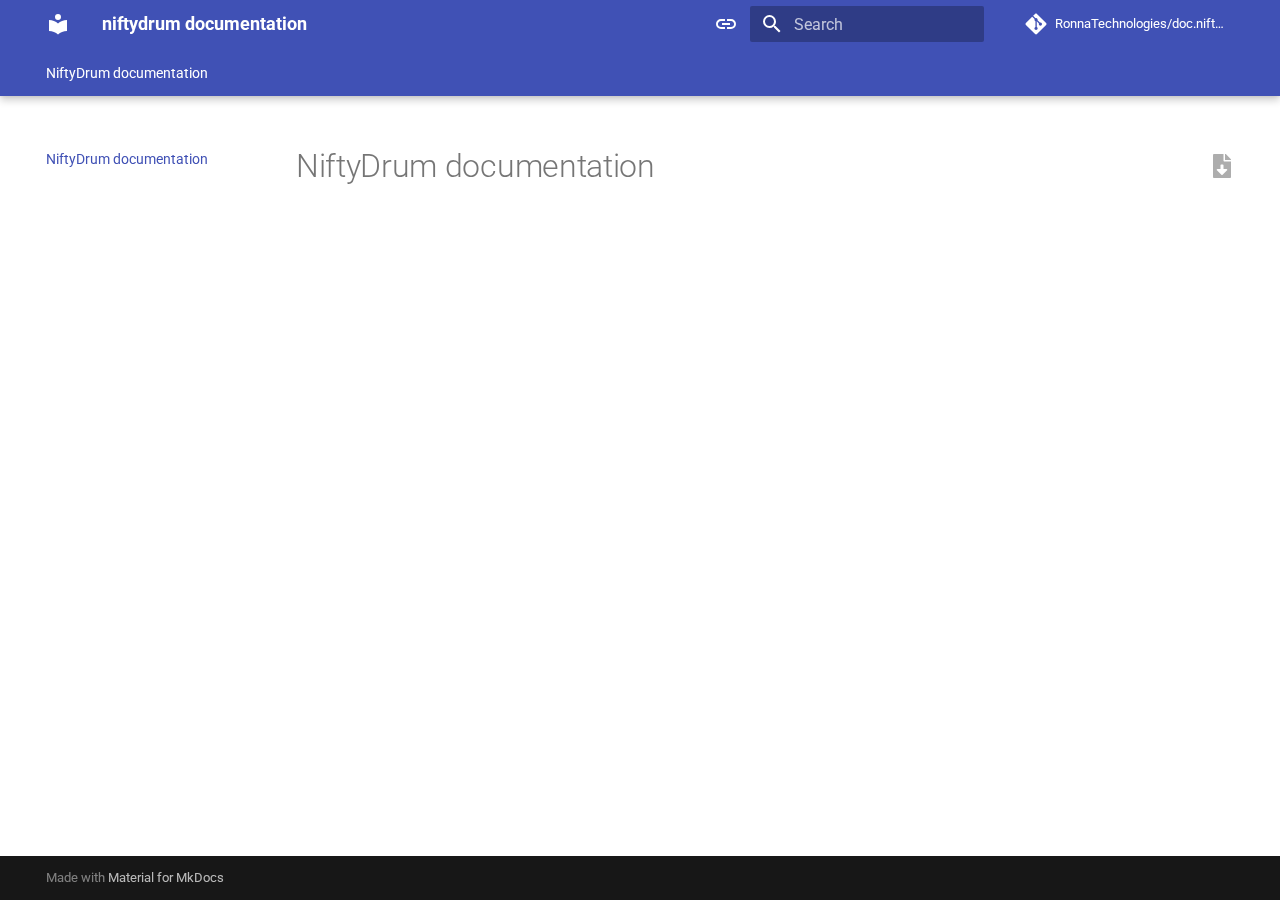
<file: index.html>
<!doctype html>
<html lang="en" class="no-js">
  <head>
    
      <meta charset="utf-8">
      <meta name="viewport" content="width=device-width,initial-scale=1">
      
      
      
        <link rel="canonical" href="https://doc.niftydrum.com/">
      
      
      
      
      <link rel="icon" href="assets/images/favicon.png">
      <meta name="generator" content="mkdocs-1.6.1, mkdocs-material-9.6.23">
    
    
      
        <title>niftydrum documentation</title>
      
    
    
      <link rel="stylesheet" href="assets/stylesheets/main.84d31ad4.min.css">
      
        
        <link rel="stylesheet" href="assets/stylesheets/palette.06af60db.min.css">
      
      


    
    
      
    
    
      
        
        
        <link rel="preconnect" href="https://fonts.gstatic.com" crossorigin>
        <link rel="stylesheet" href="https://fonts.googleapis.com/css?family=Roboto:300,300i,400,400i,700,700i%7CRoboto+Mono:400,400i,700,700i&display=fallback">
        <style>:root{--md-text-font:"Roboto";--md-code-font:"Roboto Mono"}</style>
      
    
    
    <script>__md_scope=new URL(".",location),__md_hash=e=>[...e].reduce(((e,_)=>(e<<5)-e+_.charCodeAt(0)),0),__md_get=(e,_=localStorage,t=__md_scope)=>JSON.parse(_.getItem(t.pathname+"."+e)),__md_set=(e,_,t=localStorage,a=__md_scope)=>{try{t.setItem(a.pathname+"."+e,JSON.stringify(_))}catch(e){}}</script>
    
      

    
    
    
  </head>
  
  
    
    
      
    
    
    
    
    <body dir="ltr" data-md-color-scheme="default" data-md-color-primary="indigo" data-md-color-accent="indigo">
  
    
    <input class="md-toggle" data-md-toggle="drawer" type="checkbox" id="__drawer" autocomplete="off">
    <input class="md-toggle" data-md-toggle="search" type="checkbox" id="__search" autocomplete="off">
    <label class="md-overlay" for="__drawer"></label>
    <div data-md-component="skip">
      
        
        <a href="#niftydrum-documentation" class="md-skip">
          Skip to content
        </a>
      
    </div>
    <div data-md-component="announce">
      
    </div>
    
    
      

  

<header class="md-header md-header--shadow md-header--lifted" data-md-component="header">
  <nav class="md-header__inner md-grid" aria-label="Header">
    <a href="." title="niftydrum documentation" class="md-header__button md-logo" aria-label="niftydrum documentation" data-md-component="logo">
      
  
  <svg xmlns="http://www.w3.org/2000/svg" viewBox="0 0 24 24"><path d="M12 8a3 3 0 0 0 3-3 3 3 0 0 0-3-3 3 3 0 0 0-3 3 3 3 0 0 0 3 3m0 3.54C9.64 9.35 6.5 8 3 8v11c3.5 0 6.64 1.35 9 3.54 2.36-2.19 5.5-3.54 9-3.54V8c-3.5 0-6.64 1.35-9 3.54"/></svg>

    </a>
    <label class="md-header__button md-icon" for="__drawer">
      
      <svg xmlns="http://www.w3.org/2000/svg" viewBox="0 0 24 24"><path d="M3 6h18v2H3zm0 5h18v2H3zm0 5h18v2H3z"/></svg>
    </label>
    <div class="md-header__title" data-md-component="header-title">
      <div class="md-header__ellipsis">
        <div class="md-header__topic">
          <span class="md-ellipsis">
            niftydrum documentation
          </span>
        </div>
        <div class="md-header__topic" data-md-component="header-topic">
          <span class="md-ellipsis">
            
              NiftyDrum documentation
            
          </span>
        </div>
      </div>
    </div>
    
      
        <form class="md-header__option" data-md-component="palette">
  
    
    
    
    <input class="md-option" data-md-color-media="(prefers-color-scheme)" data-md-color-scheme="default" data-md-color-primary="indigo" data-md-color-accent="indigo"  aria-label="Switch to light mode"  type="radio" name="__palette" id="__palette_0">
    
      <label class="md-header__button md-icon" title="Switch to light mode" for="__palette_1" hidden>
        <svg xmlns="http://www.w3.org/2000/svg" viewBox="0 0 24 24"><path d="M3.9 12c0-1.71 1.39-3.1 3.1-3.1h4V7H7a5 5 0 0 0-5 5 5 5 0 0 0 5 5h4v-1.9H7c-1.71 0-3.1-1.39-3.1-3.1M8 13h8v-2H8zm9-6h-4v1.9h4c1.71 0 3.1 1.39 3.1 3.1s-1.39 3.1-3.1 3.1h-4V17h4a5 5 0 0 0 5-5 5 5 0 0 0-5-5"/></svg>
      </label>
    
  
    
    
    
    <input class="md-option" data-md-color-media="(prefers-color-scheme: light)" data-md-color-scheme="default" data-md-color-primary="indigo" data-md-color-accent="indigo"  aria-label="Switch to dark mode"  type="radio" name="__palette" id="__palette_1">
    
      <label class="md-header__button md-icon" title="Switch to dark mode" for="__palette_2" hidden>
        <svg xmlns="http://www.w3.org/2000/svg" viewBox="0 0 24 24"><path d="M17 7H7a5 5 0 0 0-5 5 5 5 0 0 0 5 5h10a5 5 0 0 0 5-5 5 5 0 0 0-5-5m0 8a3 3 0 0 1-3-3 3 3 0 0 1 3-3 3 3 0 0 1 3 3 3 3 0 0 1-3 3"/></svg>
      </label>
    
  
    
    
    
    <input class="md-option" data-md-color-media="(prefers-color-scheme: dark)" data-md-color-scheme="slate" data-md-color-primary="black" data-md-color-accent="indigo"  aria-label="Switch to system preference"  type="radio" name="__palette" id="__palette_2">
    
      <label class="md-header__button md-icon" title="Switch to system preference" for="__palette_0" hidden>
        <svg xmlns="http://www.w3.org/2000/svg" viewBox="0 0 24 24"><path d="M17 7H7a5 5 0 0 0-5 5 5 5 0 0 0 5 5h10a5 5 0 0 0 5-5 5 5 0 0 0-5-5M7 15a3 3 0 0 1-3-3 3 3 0 0 1 3-3 3 3 0 0 1 3 3 3 3 0 0 1-3 3"/></svg>
      </label>
    
  
</form>
      
    
    
      <script>var palette=__md_get("__palette");if(palette&&palette.color){if("(prefers-color-scheme)"===palette.color.media){var media=matchMedia("(prefers-color-scheme: light)"),input=document.querySelector(media.matches?"[data-md-color-media='(prefers-color-scheme: light)']":"[data-md-color-media='(prefers-color-scheme: dark)']");palette.color.media=input.getAttribute("data-md-color-media"),palette.color.scheme=input.getAttribute("data-md-color-scheme"),palette.color.primary=input.getAttribute("data-md-color-primary"),palette.color.accent=input.getAttribute("data-md-color-accent")}for(var[key,value]of Object.entries(palette.color))document.body.setAttribute("data-md-color-"+key,value)}</script>
    
    
    
      
      
        <label class="md-header__button md-icon" for="__search">
          
          <svg xmlns="http://www.w3.org/2000/svg" viewBox="0 0 24 24"><path d="M9.5 3A6.5 6.5 0 0 1 16 9.5c0 1.61-.59 3.09-1.56 4.23l.27.27h.79l5 5-1.5 1.5-5-5v-.79l-.27-.27A6.52 6.52 0 0 1 9.5 16 6.5 6.5 0 0 1 3 9.5 6.5 6.5 0 0 1 9.5 3m0 2C7 5 5 7 5 9.5S7 14 9.5 14 14 12 14 9.5 12 5 9.5 5"/></svg>
        </label>
        <div class="md-search" data-md-component="search" role="dialog">
  <label class="md-search__overlay" for="__search"></label>
  <div class="md-search__inner" role="search">
    <form class="md-search__form" name="search">
      <input type="text" class="md-search__input" name="query" aria-label="Search" placeholder="Search" autocapitalize="off" autocorrect="off" autocomplete="off" spellcheck="false" data-md-component="search-query" required>
      <label class="md-search__icon md-icon" for="__search">
        
        <svg xmlns="http://www.w3.org/2000/svg" viewBox="0 0 24 24"><path d="M9.5 3A6.5 6.5 0 0 1 16 9.5c0 1.61-.59 3.09-1.56 4.23l.27.27h.79l5 5-1.5 1.5-5-5v-.79l-.27-.27A6.52 6.52 0 0 1 9.5 16 6.5 6.5 0 0 1 3 9.5 6.5 6.5 0 0 1 9.5 3m0 2C7 5 5 7 5 9.5S7 14 9.5 14 14 12 14 9.5 12 5 9.5 5"/></svg>
        
        <svg xmlns="http://www.w3.org/2000/svg" viewBox="0 0 24 24"><path d="M20 11v2H8l5.5 5.5-1.42 1.42L4.16 12l7.92-7.92L13.5 5.5 8 11z"/></svg>
      </label>
      <nav class="md-search__options" aria-label="Search">
        
        <button type="reset" class="md-search__icon md-icon" title="Clear" aria-label="Clear" tabindex="-1">
          
          <svg xmlns="http://www.w3.org/2000/svg" viewBox="0 0 24 24"><path d="M19 6.41 17.59 5 12 10.59 6.41 5 5 6.41 10.59 12 5 17.59 6.41 19 12 13.41 17.59 19 19 17.59 13.41 12z"/></svg>
        </button>
      </nav>
      
        <div class="md-search__suggest" data-md-component="search-suggest"></div>
      
    </form>
    <div class="md-search__output">
      <div class="md-search__scrollwrap" tabindex="0" data-md-scrollfix>
        <div class="md-search-result" data-md-component="search-result">
          <div class="md-search-result__meta">
            Initializing search
          </div>
          <ol class="md-search-result__list" role="presentation"></ol>
        </div>
      </div>
    </div>
  </div>
</div>
      
    
    
      <div class="md-header__source">
        <a href="https://github.com/RonnaTechnologies/doc.niftydrum.com" title="Go to repository" class="md-source" data-md-component="source">
  <div class="md-source__icon md-icon">
    
    <svg xmlns="http://www.w3.org/2000/svg" viewBox="0 0 448 512"><!--! Font Awesome Free 7.1.0 by @fontawesome - https://fontawesome.com License - https://fontawesome.com/license/free (Icons: CC BY 4.0, Fonts: SIL OFL 1.1, Code: MIT License) Copyright 2025 Fonticons, Inc.--><path d="M439.6 236.1 244 40.5c-5.4-5.5-12.8-8.5-20.4-8.5s-15 3-20.4 8.4L162.5 81l51.5 51.5c27.1-9.1 52.7 16.8 43.4 43.7l49.7 49.7c34.2-11.8 61.2 31 35.5 56.7-26.5 26.5-70.2-2.9-56-37.3L240.3 199v121.9c25.3 12.5 22.3 41.8 9.1 55-6.4 6.4-15.2 10.1-24.3 10.1s-17.8-3.6-24.3-10.1c-17.6-17.6-11.1-46.9 11.2-56v-123c-20.8-8.5-24.6-30.7-18.6-45L142.6 101 8.5 235.1C3 240.6 0 247.9 0 255.5s3 15 8.5 20.4l195.6 195.7c5.4 5.4 12.7 8.4 20.4 8.4s15-3 20.4-8.4l194.7-194.7c5.4-5.4 8.4-12.8 8.4-20.4s-3-15-8.4-20.4"/></svg>
  </div>
  <div class="md-source__repository">
    RonnaTechnologies/doc.niftydrum.com
  </div>
</a>
      </div>
    
  </nav>
  
    
      
<nav class="md-tabs" aria-label="Tabs" data-md-component="tabs">
  <div class="md-grid">
    <ul class="md-tabs__list">
      
        
  
  
  
    
  
  
    <li class="md-tabs__item md-tabs__item--active">
      <a href="." class="md-tabs__link">
        
  
  
    
  
  NiftyDrum documentation

      </a>
    </li>
  

      
    </ul>
  </div>
</nav>
    
  
</header>
    
    <div class="md-container" data-md-component="container">
      
      
        
      
      <main class="md-main" data-md-component="main">
        <div class="md-main__inner md-grid">
          
            
              
              <div class="md-sidebar md-sidebar--primary" data-md-component="sidebar" data-md-type="navigation" >
                <div class="md-sidebar__scrollwrap">
                  <div class="md-sidebar__inner">
                    


  


  

<nav class="md-nav md-nav--primary md-nav--lifted md-nav--integrated" aria-label="Navigation" data-md-level="0">
  <label class="md-nav__title" for="__drawer">
    <a href="." title="niftydrum documentation" class="md-nav__button md-logo" aria-label="niftydrum documentation" data-md-component="logo">
      
  
  <svg xmlns="http://www.w3.org/2000/svg" viewBox="0 0 24 24"><path d="M12 8a3 3 0 0 0 3-3 3 3 0 0 0-3-3 3 3 0 0 0-3 3 3 3 0 0 0 3 3m0 3.54C9.64 9.35 6.5 8 3 8v11c3.5 0 6.64 1.35 9 3.54 2.36-2.19 5.5-3.54 9-3.54V8c-3.5 0-6.64 1.35-9 3.54"/></svg>

    </a>
    niftydrum documentation
  </label>
  
    <div class="md-nav__source">
      <a href="https://github.com/RonnaTechnologies/doc.niftydrum.com" title="Go to repository" class="md-source" data-md-component="source">
  <div class="md-source__icon md-icon">
    
    <svg xmlns="http://www.w3.org/2000/svg" viewBox="0 0 448 512"><!--! Font Awesome Free 7.1.0 by @fontawesome - https://fontawesome.com License - https://fontawesome.com/license/free (Icons: CC BY 4.0, Fonts: SIL OFL 1.1, Code: MIT License) Copyright 2025 Fonticons, Inc.--><path d="M439.6 236.1 244 40.5c-5.4-5.5-12.8-8.5-20.4-8.5s-15 3-20.4 8.4L162.5 81l51.5 51.5c27.1-9.1 52.7 16.8 43.4 43.7l49.7 49.7c34.2-11.8 61.2 31 35.5 56.7-26.5 26.5-70.2-2.9-56-37.3L240.3 199v121.9c25.3 12.5 22.3 41.8 9.1 55-6.4 6.4-15.2 10.1-24.3 10.1s-17.8-3.6-24.3-10.1c-17.6-17.6-11.1-46.9 11.2-56v-123c-20.8-8.5-24.6-30.7-18.6-45L142.6 101 8.5 235.1C3 240.6 0 247.9 0 255.5s3 15 8.5 20.4l195.6 195.7c5.4 5.4 12.7 8.4 20.4 8.4s15-3 20.4-8.4l194.7-194.7c5.4-5.4 8.4-12.8 8.4-20.4s-3-15-8.4-20.4"/></svg>
  </div>
  <div class="md-source__repository">
    RonnaTechnologies/doc.niftydrum.com
  </div>
</a>
    </div>
  
  <ul class="md-nav__list" data-md-scrollfix>
    
      
      
  
  
    
  
  
  
    <li class="md-nav__item md-nav__item--active">
      
      <input class="md-nav__toggle md-toggle" type="checkbox" id="__toc">
      
      
        
      
      
      <a href="." class="md-nav__link md-nav__link--active">
        
  
  
  <span class="md-ellipsis">
    NiftyDrum documentation
    
  </span>
  

      </a>
      
    </li>
  

    
  </ul>
</nav>
                  </div>
                </div>
              </div>
            
            
          
          
            <div class="md-content" data-md-component="content">
              <article class="md-content__inner md-typeset"><a class="md-content__button md-icon" download href="pdf/documentation.pdf" title="PDF Export"><svg style="height: 1.2rem; width: 1.2rem;" viewBox="0 0 384 512" xmlns="http://www.w3.org/2000/svg"><path d="M224 136V0H24C10.7 0 0 10.7 0 24v464c0 13.3 10.7 24 24 24h336c13.3 0 24-10.7 24-24V160H248c-13.2 0-24-10.8-24-24zm76.45 211.36l-96.42 95.7c-6.65 6.61-17.39 6.61-24.04 0l-96.42-95.7C73.42 337.29 80.54 320 94.82 320H160v-80c0-8.84 7.16-16 16-16h32c8.84 0 16 7.16 16 16v80h65.18c14.28 0 21.4 17.29 11.27 27.36zM377 105L279.1 7c-4.5-4.5-10.6-7-17-7H256v128h128v-6.1c0-6.3-2.5-12.4-7-16.9z"></path></svg></a>
                
                  


  
  


<h1 id="niftydrum-documentation">NiftyDrum documentation<a class="headerlink" href="#niftydrum-documentation" title="Permanent link">&para;</a></h1>












                
              </article>
            </div>
          
          
  <script>var tabs=__md_get("__tabs");if(Array.isArray(tabs))e:for(var set of document.querySelectorAll(".tabbed-set")){var labels=set.querySelector(".tabbed-labels");for(var tab of tabs)for(var label of labels.getElementsByTagName("label"))if(label.innerText.trim()===tab){var input=document.getElementById(label.htmlFor);input.checked=!0;continue e}}</script>

<script>var target=document.getElementById(location.hash.slice(1));target&&target.name&&(target.checked=target.name.startsWith("__tabbed_"))</script>
        </div>
        
          <button type="button" class="md-top md-icon" data-md-component="top" hidden>
  
  <svg xmlns="http://www.w3.org/2000/svg" viewBox="0 0 24 24"><path d="M13 20h-2V8l-5.5 5.5-1.42-1.42L12 4.16l7.92 7.92-1.42 1.42L13 8z"/></svg>
  Back to top
</button>
        
      </main>
      
        <footer class="md-footer">
  
    
  
  <div class="md-footer-meta md-typeset">
    <div class="md-footer-meta__inner md-grid">
      <div class="md-copyright">
  
  
    Made with
    <a href="https://squidfunk.github.io/mkdocs-material/" target="_blank" rel="noopener">
      Material for MkDocs
    </a>
  
</div>
      
    </div>
  </div>
</footer>
      
    </div>
    <div class="md-dialog" data-md-component="dialog">
      <div class="md-dialog__inner md-typeset"></div>
    </div>
    
    
    
      
      <script id="__config" type="application/json">{"base": ".", "features": ["navigation.tracking", "navigation.tabs", "navigation.tabs.sticky", "navigation.indexes", "navigation.top", "navigation.footer", "navigation.sections", "toc.integrate", "search.suggest", "search.highlight", "content.tabs.link", "content.code.annotate", "content.code.copy", "content.tooltips"], "search": "assets/javascripts/workers/search.973d3a69.min.js", "tags": null, "translations": {"clipboard.copied": "Copied to clipboard", "clipboard.copy": "Copy to clipboard", "search.result.more.one": "1 more on this page", "search.result.more.other": "# more on this page", "search.result.none": "No matching documents", "search.result.one": "1 matching document", "search.result.other": "# matching documents", "search.result.placeholder": "Type to start searching", "search.result.term.missing": "Missing", "select.version": "Select version"}, "version": null}</script>
    
    
      <script src="assets/javascripts/bundle.f55a23d4.min.js"></script>
      
    
  </body>
</html>
</file>
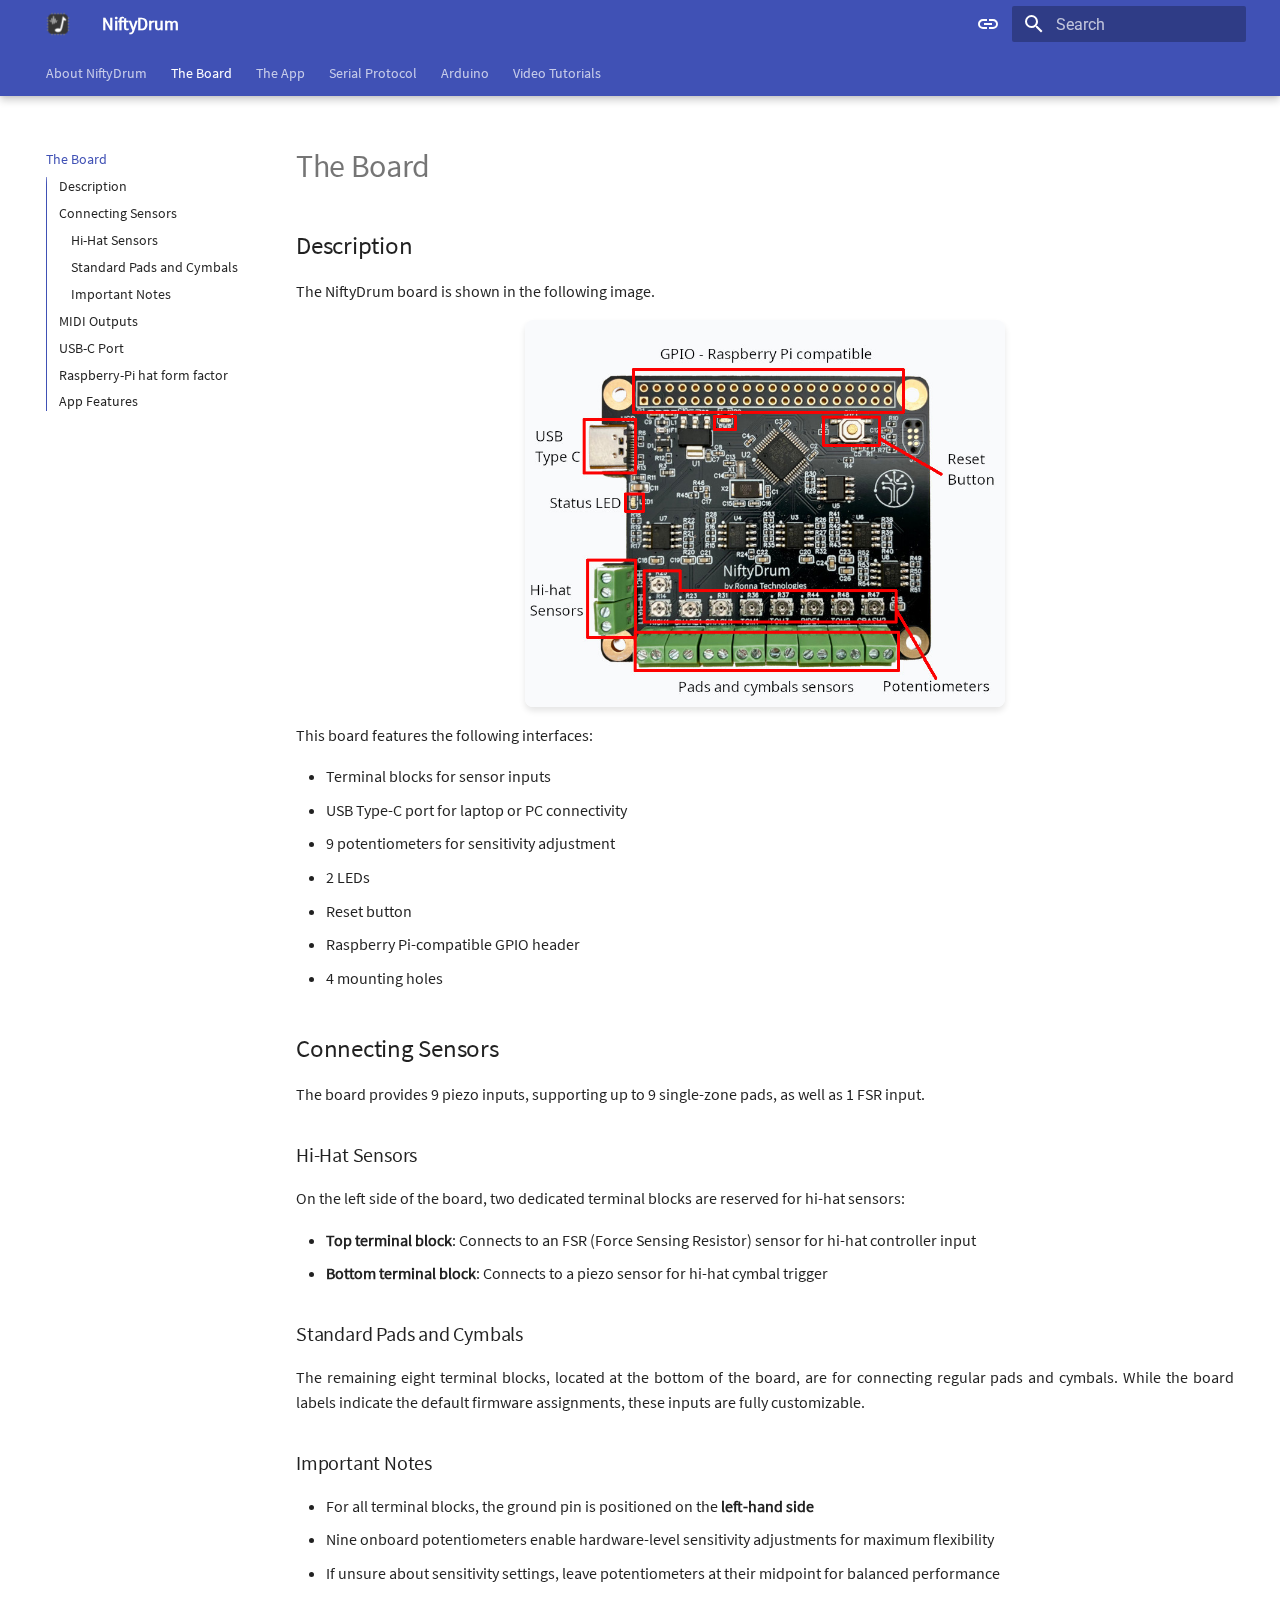
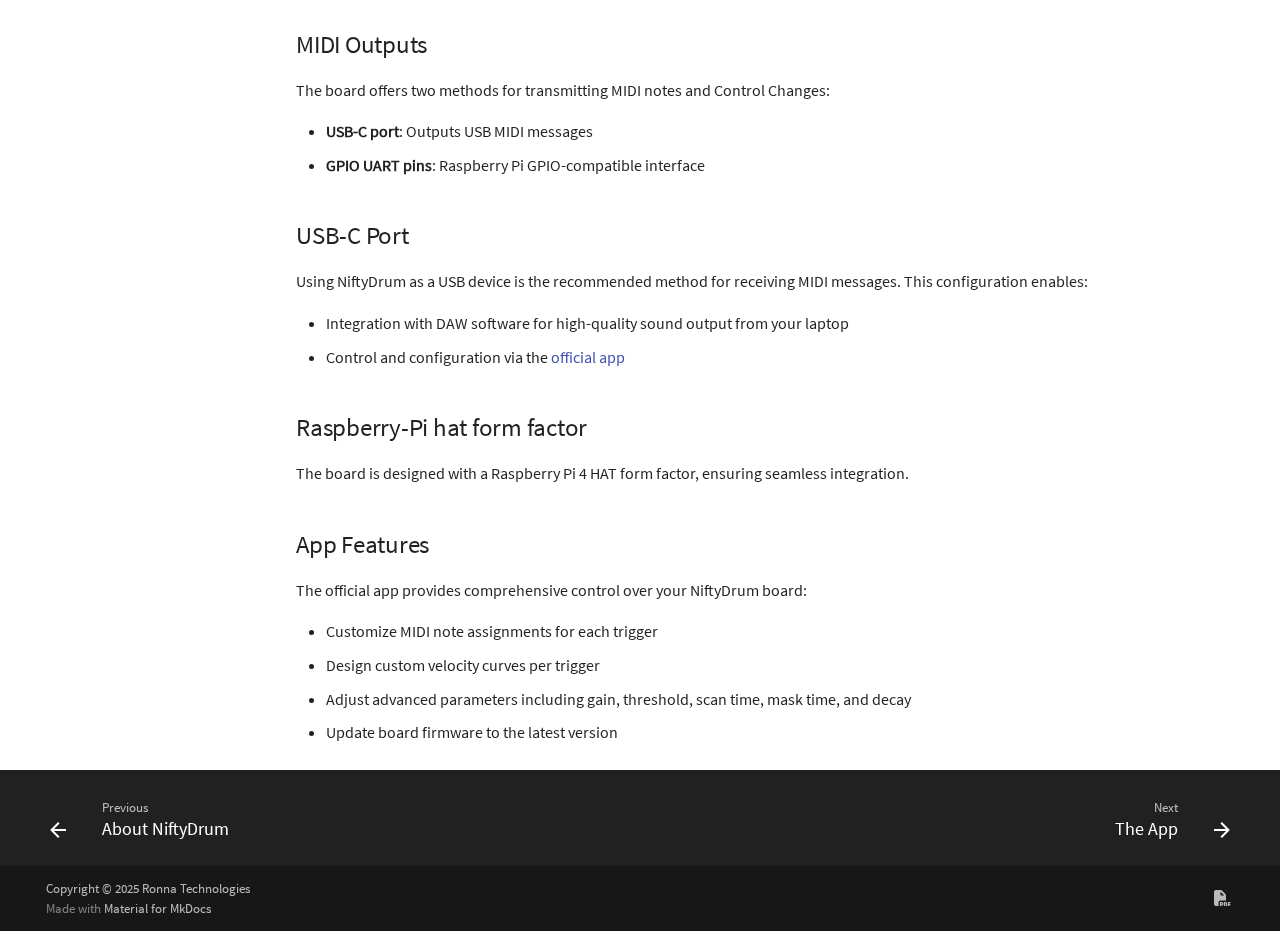
<file: 1.board/index.html>
<!doctype html>
<html lang="en" class="no-js">
  <head>
    
      <meta charset="utf-8">
      <meta name="viewport" content="width=device-width,initial-scale=1">
      
        <meta name="description" content="Official NiftyDrum documentation - comprehensive guides, tutorials, and reference materials for using NiftyDrum effectively.">
      
      
      
        <link rel="canonical" href="https://doc.niftydrum.com/1.board/">
      
      
        <link rel="prev" href="..">
      
      
        <link rel="next" href="../2.app/">
      
      
        
      
      
      <link rel="icon" href="../assets/logo.png">
      <meta name="generator" content="mkdocs-1.6.1, mkdocs-material-9.7.0">
    
    
      
        <title>The Board - NiftyDrum</title>
      
    
    
      <link rel="stylesheet" href="../assets/stylesheets/main.618322db.min.css">
      
        
        <link rel="stylesheet" href="../assets/stylesheets/palette.ab4e12ef.min.css">
      
      


    
    
      
    
    
      
        
        
        <link rel="preconnect" href="https://fonts.gstatic.com" crossorigin>
        <link rel="stylesheet" href="https://fonts.googleapis.com/css?family=Roboto:300,300i,400,400i,700,700i%7CRoboto+Mono:400,400i,700,700i&display=fallback">
        <style>:root{--md-text-font:"Roboto";--md-code-font:"Roboto Mono"}</style>
      
    
    
      <link rel="stylesheet" href="../stylesheets/extra.css">
    
    <script>__md_scope=new URL("..",location),__md_hash=e=>[...e].reduce(((e,_)=>(e<<5)-e+_.charCodeAt(0)),0),__md_get=(e,_=localStorage,t=__md_scope)=>JSON.parse(_.getItem(t.pathname+"."+e)),__md_set=(e,_,t=localStorage,a=__md_scope)=>{try{t.setItem(a.pathname+"."+e,JSON.stringify(_))}catch(e){}}</script>
    
      

    
    
  </head>
  
  
    
    
      
    
    
    
    
    <body dir="ltr" data-md-color-scheme="default" data-md-color-primary="indigo" data-md-color-accent="indigo">
  
    
    <input class="md-toggle" data-md-toggle="drawer" type="checkbox" id="__drawer" autocomplete="off">
    <input class="md-toggle" data-md-toggle="search" type="checkbox" id="__search" autocomplete="off">
    <label class="md-overlay" for="__drawer"></label>
    <div data-md-component="skip">
      
        
        <a href="#the-board" class="md-skip">
          Skip to content
        </a>
      
    </div>
    <div data-md-component="announce">
      
    </div>
    
    
      

  

<header class="md-header md-header--shadow md-header--lifted" data-md-component="header">
  <nav class="md-header__inner md-grid" aria-label="Header">
    <a href=".." title="NiftyDrum" class="md-header__button md-logo" aria-label="NiftyDrum" data-md-component="logo">
      
  <img src="../assets/logo.png" alt="logo">

    </a>
    <label class="md-header__button md-icon" for="__drawer">
      
      <svg xmlns="http://www.w3.org/2000/svg" viewBox="0 0 24 24"><path d="M3 6h18v2H3zm0 5h18v2H3zm0 5h18v2H3z"/></svg>
    </label>
    <div class="md-header__title" data-md-component="header-title">
      <div class="md-header__ellipsis">
        <div class="md-header__topic">
          <span class="md-ellipsis">
            NiftyDrum
          </span>
        </div>
        <div class="md-header__topic" data-md-component="header-topic">
          <span class="md-ellipsis">
            
              The Board
            
          </span>
        </div>
      </div>
    </div>
    
      
        <form class="md-header__option" data-md-component="palette">
  
    
    
    
    <input class="md-option" data-md-color-media="(prefers-color-scheme)" data-md-color-scheme="default" data-md-color-primary="indigo" data-md-color-accent="indigo"  aria-label="Switch to light mode"  type="radio" name="__palette" id="__palette_0">
    
      <label class="md-header__button md-icon" title="Switch to light mode" for="__palette_1" hidden>
        <svg xmlns="http://www.w3.org/2000/svg" viewBox="0 0 24 24"><path d="M3.9 12c0-1.71 1.39-3.1 3.1-3.1h4V7H7a5 5 0 0 0-5 5 5 5 0 0 0 5 5h4v-1.9H7c-1.71 0-3.1-1.39-3.1-3.1M8 13h8v-2H8zm9-6h-4v1.9h4c1.71 0 3.1 1.39 3.1 3.1s-1.39 3.1-3.1 3.1h-4V17h4a5 5 0 0 0 5-5 5 5 0 0 0-5-5"/></svg>
      </label>
    
  
    
    
    
    <input class="md-option" data-md-color-media="(prefers-color-scheme: light)" data-md-color-scheme="default" data-md-color-primary="indigo" data-md-color-accent="indigo"  aria-label="Switch to dark mode"  type="radio" name="__palette" id="__palette_1">
    
      <label class="md-header__button md-icon" title="Switch to dark mode" for="__palette_2" hidden>
        <svg xmlns="http://www.w3.org/2000/svg" viewBox="0 0 24 24"><path d="M17 7H7a5 5 0 0 0-5 5 5 5 0 0 0 5 5h10a5 5 0 0 0 5-5 5 5 0 0 0-5-5m0 8a3 3 0 0 1-3-3 3 3 0 0 1 3-3 3 3 0 0 1 3 3 3 3 0 0 1-3 3"/></svg>
      </label>
    
  
    
    
    
    <input class="md-option" data-md-color-media="(prefers-color-scheme: dark)" data-md-color-scheme="slate" data-md-color-primary="black" data-md-color-accent="indigo"  aria-label="Switch to system preference"  type="radio" name="__palette" id="__palette_2">
    
      <label class="md-header__button md-icon" title="Switch to system preference" for="__palette_0" hidden>
        <svg xmlns="http://www.w3.org/2000/svg" viewBox="0 0 24 24"><path d="M17 7H7a5 5 0 0 0-5 5 5 5 0 0 0 5 5h10a5 5 0 0 0 5-5 5 5 0 0 0-5-5M7 15a3 3 0 0 1-3-3 3 3 0 0 1 3-3 3 3 0 0 1 3 3 3 3 0 0 1-3 3"/></svg>
      </label>
    
  
</form>
      
    
    
      <script>var palette=__md_get("__palette");if(palette&&palette.color){if("(prefers-color-scheme)"===palette.color.media){var media=matchMedia("(prefers-color-scheme: light)"),input=document.querySelector(media.matches?"[data-md-color-media='(prefers-color-scheme: light)']":"[data-md-color-media='(prefers-color-scheme: dark)']");palette.color.media=input.getAttribute("data-md-color-media"),palette.color.scheme=input.getAttribute("data-md-color-scheme"),palette.color.primary=input.getAttribute("data-md-color-primary"),palette.color.accent=input.getAttribute("data-md-color-accent")}for(var[key,value]of Object.entries(palette.color))document.body.setAttribute("data-md-color-"+key,value)}</script>
    
    
    
      
      
        <label class="md-header__button md-icon" for="__search">
          
          <svg xmlns="http://www.w3.org/2000/svg" viewBox="0 0 24 24"><path d="M9.5 3A6.5 6.5 0 0 1 16 9.5c0 1.61-.59 3.09-1.56 4.23l.27.27h.79l5 5-1.5 1.5-5-5v-.79l-.27-.27A6.52 6.52 0 0 1 9.5 16 6.5 6.5 0 0 1 3 9.5 6.5 6.5 0 0 1 9.5 3m0 2C7 5 5 7 5 9.5S7 14 9.5 14 14 12 14 9.5 12 5 9.5 5"/></svg>
        </label>
        <div class="md-search" data-md-component="search" role="dialog">
  <label class="md-search__overlay" for="__search"></label>
  <div class="md-search__inner" role="search">
    <form class="md-search__form" name="search">
      <input type="text" class="md-search__input" name="query" aria-label="Search" placeholder="Search" autocapitalize="off" autocorrect="off" autocomplete="off" spellcheck="false" data-md-component="search-query" required>
      <label class="md-search__icon md-icon" for="__search">
        
        <svg xmlns="http://www.w3.org/2000/svg" viewBox="0 0 24 24"><path d="M9.5 3A6.5 6.5 0 0 1 16 9.5c0 1.61-.59 3.09-1.56 4.23l.27.27h.79l5 5-1.5 1.5-5-5v-.79l-.27-.27A6.52 6.52 0 0 1 9.5 16 6.5 6.5 0 0 1 3 9.5 6.5 6.5 0 0 1 9.5 3m0 2C7 5 5 7 5 9.5S7 14 9.5 14 14 12 14 9.5 12 5 9.5 5"/></svg>
        
        <svg xmlns="http://www.w3.org/2000/svg" viewBox="0 0 24 24"><path d="M20 11v2H8l5.5 5.5-1.42 1.42L4.16 12l7.92-7.92L13.5 5.5 8 11z"/></svg>
      </label>
      <nav class="md-search__options" aria-label="Search">
        
        <button type="reset" class="md-search__icon md-icon" title="Clear" aria-label="Clear" tabindex="-1">
          
          <svg xmlns="http://www.w3.org/2000/svg" viewBox="0 0 24 24"><path d="M19 6.41 17.59 5 12 10.59 6.41 5 5 6.41 10.59 12 5 17.59 6.41 19 12 13.41 17.59 19 19 17.59 13.41 12z"/></svg>
        </button>
      </nav>
      
        <div class="md-search__suggest" data-md-component="search-suggest"></div>
      
    </form>
    <div class="md-search__output">
      <div class="md-search__scrollwrap" tabindex="0" data-md-scrollfix>
        <div class="md-search-result" data-md-component="search-result">
          <div class="md-search-result__meta">
            Initializing search
          </div>
          <ol class="md-search-result__list" role="presentation"></ol>
        </div>
      </div>
    </div>
  </div>
</div>
      
    
    
  </nav>
  
    
      
<nav class="md-tabs" aria-label="Tabs" data-md-component="tabs">
  <div class="md-grid">
    <ul class="md-tabs__list">
      
        
  
  
  
  
    <li class="md-tabs__item">
      <a href=".." class="md-tabs__link">
        
  
  
    
  
  About NiftyDrum

      </a>
    </li>
  

      
        
  
  
  
    
  
  
    <li class="md-tabs__item md-tabs__item--active">
      <a href="./" class="md-tabs__link">
        
  
  
    
  
  The Board

      </a>
    </li>
  

      
        
  
  
  
  
    <li class="md-tabs__item">
      <a href="../2.app/" class="md-tabs__link">
        
  
  
    
  
  The App

      </a>
    </li>
  

      
        
  
  
  
  
    <li class="md-tabs__item">
      <a href="../3.serial/" class="md-tabs__link">
        
  
  
    
  
  Serial Protocol

      </a>
    </li>
  

      
        
  
  
  
  
    <li class="md-tabs__item">
      <a href="../4.arduino/" class="md-tabs__link">
        
  
  
    
  
  Arduino

      </a>
    </li>
  

      
        
  
  
  
  
    <li class="md-tabs__item">
      <a href="../5.videos/" class="md-tabs__link">
        
  
  
    
  
  Video Tutorials

      </a>
    </li>
  

      
    </ul>
  </div>
</nav>
    
  
</header>
    
    <div class="md-container" data-md-component="container">
      
      
        
      
      <main class="md-main" data-md-component="main">
        <div class="md-main__inner md-grid">
          
            
              
              <div class="md-sidebar md-sidebar--primary" data-md-component="sidebar" data-md-type="navigation" >
                <div class="md-sidebar__scrollwrap">
                  <div class="md-sidebar__inner">
                    


  


  

<nav class="md-nav md-nav--primary md-nav--lifted md-nav--integrated" aria-label="Navigation" data-md-level="0">
  <label class="md-nav__title" for="__drawer">
    <a href=".." title="NiftyDrum" class="md-nav__button md-logo" aria-label="NiftyDrum" data-md-component="logo">
      
  <img src="../assets/logo.png" alt="logo">

    </a>
    NiftyDrum
  </label>
  
  <ul class="md-nav__list" data-md-scrollfix>
    
      
      
  
  
  
  
    <li class="md-nav__item">
      <a href=".." class="md-nav__link">
        
  
  
  <span class="md-ellipsis">
    
  
    About NiftyDrum
  

    
  </span>
  
  

      </a>
    </li>
  

    
      
      
  
  
    
  
  
  
    <li class="md-nav__item md-nav__item--active">
      
      <input class="md-nav__toggle md-toggle" type="checkbox" id="__toc">
      
      
        
      
      
        <label class="md-nav__link md-nav__link--active" for="__toc">
          
  
  
  <span class="md-ellipsis">
    
  
    The Board
  

    
  </span>
  
  

          <span class="md-nav__icon md-icon"></span>
        </label>
      
      <a href="./" class="md-nav__link md-nav__link--active">
        
  
  
  <span class="md-ellipsis">
    
  
    The Board
  

    
  </span>
  
  

      </a>
      
        

<nav class="md-nav md-nav--secondary" aria-label="Table of contents">
  
  
  
    
  
  
    <label class="md-nav__title" for="__toc">
      <span class="md-nav__icon md-icon"></span>
      Table of contents
    </label>
    <ul class="md-nav__list" data-md-component="toc" data-md-scrollfix>
      
        <li class="md-nav__item">
  <a href="#description" class="md-nav__link">
    <span class="md-ellipsis">
      
        Description
      
    </span>
  </a>
  
</li>
      
        <li class="md-nav__item">
  <a href="#connecting-sensors" class="md-nav__link">
    <span class="md-ellipsis">
      
        Connecting Sensors
      
    </span>
  </a>
  
    <nav class="md-nav" aria-label="Connecting Sensors">
      <ul class="md-nav__list">
        
          <li class="md-nav__item">
  <a href="#hi-hat-sensors" class="md-nav__link">
    <span class="md-ellipsis">
      
        Hi-Hat Sensors
      
    </span>
  </a>
  
</li>
        
          <li class="md-nav__item">
  <a href="#standard-pads-and-cymbals" class="md-nav__link">
    <span class="md-ellipsis">
      
        Standard Pads and Cymbals
      
    </span>
  </a>
  
</li>
        
          <li class="md-nav__item">
  <a href="#important-notes" class="md-nav__link">
    <span class="md-ellipsis">
      
        Important Notes
      
    </span>
  </a>
  
</li>
        
      </ul>
    </nav>
  
</li>
      
        <li class="md-nav__item">
  <a href="#midi-outputs" class="md-nav__link">
    <span class="md-ellipsis">
      
        MIDI Outputs
      
    </span>
  </a>
  
</li>
      
        <li class="md-nav__item">
  <a href="#usb-c-port" class="md-nav__link">
    <span class="md-ellipsis">
      
        USB-C Port
      
    </span>
  </a>
  
</li>
      
        <li class="md-nav__item">
  <a href="#raspberry-pi-hat-form-factor" class="md-nav__link">
    <span class="md-ellipsis">
      
        Raspberry-Pi hat form factor
      
    </span>
  </a>
  
</li>
      
        <li class="md-nav__item">
  <a href="#app-features" class="md-nav__link">
    <span class="md-ellipsis">
      
        App Features
      
    </span>
  </a>
  
</li>
      
    </ul>
  
</nav>
      
    </li>
  

    
      
      
  
  
  
  
    <li class="md-nav__item">
      <a href="../2.app/" class="md-nav__link">
        
  
  
  <span class="md-ellipsis">
    
  
    The App
  

    
  </span>
  
  

      </a>
    </li>
  

    
      
      
  
  
  
  
    <li class="md-nav__item">
      <a href="../3.serial/" class="md-nav__link">
        
  
  
  <span class="md-ellipsis">
    
  
    Serial Protocol
  

    
  </span>
  
  

      </a>
    </li>
  

    
      
      
  
  
  
  
    <li class="md-nav__item">
      <a href="../4.arduino/" class="md-nav__link">
        
  
  
  <span class="md-ellipsis">
    
  
    Arduino
  

    
  </span>
  
  

      </a>
    </li>
  

    
      
      
  
  
  
  
    <li class="md-nav__item">
      <a href="../5.videos/" class="md-nav__link">
        
  
  
  <span class="md-ellipsis">
    
  
    Video Tutorials
  

    
  </span>
  
  

      </a>
    </li>
  

    
  </ul>
</nav>
                  </div>
                </div>
              </div>
            
            
          
          
            <div class="md-content" data-md-component="content">
              
              <article class="md-content__inner md-typeset">
                
                  



<h1 id="the-board">The Board<a class="headerlink" href="#the-board" title="Permanent link">&para;</a></h1>
<h2 id="description">Description<a class="headerlink" href="#description" title="Permanent link">&para;</a></h2>
<p>The NiftyDrum board is shown in the following image.</p>
<p><img alt="NiftyDrum Board" class="img-shadow center" src="../assets/board_interfaces.jpg" width="480" /></p>
<p>This board features the following interfaces:</p>
<ul>
<li>Terminal blocks for sensor inputs</li>
<li>USB Type-C port for laptop or PC connectivity</li>
<li>9 potentiometers for sensitivity adjustment</li>
<li>2 LEDs</li>
<li>Reset button</li>
<li>Raspberry Pi-compatible GPIO header</li>
<li>4 mounting holes</li>
</ul>
<h2 id="connecting-sensors">Connecting Sensors<a class="headerlink" href="#connecting-sensors" title="Permanent link">&para;</a></h2>
<p>The board provides 9 piezo inputs, supporting up to 9 single-zone pads, as well as 1 FSR input.</p>
<h3 id="hi-hat-sensors">Hi-Hat Sensors<a class="headerlink" href="#hi-hat-sensors" title="Permanent link">&para;</a></h3>
<p>On the left side of the board, two dedicated terminal blocks are reserved for hi-hat sensors:</p>
<ul>
<li><strong>Top terminal block</strong>: Connects to an FSR (Force Sensing Resistor) sensor for hi-hat controller input</li>
<li><strong>Bottom terminal block</strong>: Connects to a piezo sensor for hi-hat cymbal trigger</li>
</ul>
<h3 id="standard-pads-and-cymbals">Standard Pads and Cymbals<a class="headerlink" href="#standard-pads-and-cymbals" title="Permanent link">&para;</a></h3>
<p>The remaining eight terminal blocks, located at the bottom of the board, are for connecting regular pads and cymbals. While the board labels indicate the default firmware assignments, these inputs are fully customizable.</p>
<h3 id="important-notes">Important Notes<a class="headerlink" href="#important-notes" title="Permanent link">&para;</a></h3>
<ul>
<li>For all terminal blocks, the ground pin is positioned on the <strong>left-hand side</strong></li>
<li>Nine onboard potentiometers enable hardware-level sensitivity adjustments for maximum flexibility</li>
<li>If unsure about sensitivity settings, leave potentiometers at their midpoint for balanced performance</li>
</ul>
<h2 id="midi-outputs">MIDI Outputs<a class="headerlink" href="#midi-outputs" title="Permanent link">&para;</a></h2>
<p>The board offers two methods for transmitting MIDI notes and Control Changes:</p>
<ul>
<li><strong>USB-C port</strong>: Outputs USB MIDI messages</li>
<li><strong>GPIO UART pins</strong>: Raspberry Pi GPIO-compatible interface</li>
</ul>
<h2 id="usb-c-port">USB-C Port<a class="headerlink" href="#usb-c-port" title="Permanent link">&para;</a></h2>
<p>Using NiftyDrum as a USB device is the recommended method for receiving MIDI messages. This configuration enables:</p>
<ul>
<li>Integration with DAW software for high-quality sound output from your laptop</li>
<li>Control and configuration via the <a href="../2.app/">official app</a></li>
</ul>
<h2 id="raspberry-pi-hat-form-factor">Raspberry-Pi hat form factor<a class="headerlink" href="#raspberry-pi-hat-form-factor" title="Permanent link">&para;</a></h2>
<p>The board is designed with a Raspberry Pi 4 HAT form factor, ensuring seamless integration.</p>
<h2 id="app-features">App Features<a class="headerlink" href="#app-features" title="Permanent link">&para;</a></h2>
<p>The official app provides comprehensive control over your NiftyDrum board:</p>
<ul>
<li>Customize MIDI note assignments for each trigger</li>
<li>Design custom velocity curves per trigger</li>
<li>Adjust advanced parameters including gain, threshold, scan time, mask time, and decay</li>
<li>Update board firmware to the latest version</li>
</ul>












                
              </article>
            </div>
          
          
  <script>var tabs=__md_get("__tabs");if(Array.isArray(tabs))e:for(var set of document.querySelectorAll(".tabbed-set")){var labels=set.querySelector(".tabbed-labels");for(var tab of tabs)for(var label of labels.getElementsByTagName("label"))if(label.innerText.trim()===tab){var input=document.getElementById(label.htmlFor);input.checked=!0;continue e}}</script>

<script>var target=document.getElementById(location.hash.slice(1));target&&target.name&&(target.checked=target.name.startsWith("__tabbed_"))</script>
        </div>
        
          <button type="button" class="md-top md-icon" data-md-component="top" hidden>
  
  <svg xmlns="http://www.w3.org/2000/svg" viewBox="0 0 24 24"><path d="M13 20h-2V8l-5.5 5.5-1.42-1.42L12 4.16l7.92 7.92-1.42 1.42L13 8z"/></svg>
  Back to top
</button>
        
      </main>
      
        <footer class="md-footer">
  
    
      
      <nav class="md-footer__inner md-grid" aria-label="Footer" >
        
          
          <a href=".." class="md-footer__link md-footer__link--prev" aria-label="Previous: About NiftyDrum">
            <div class="md-footer__button md-icon">
              
              <svg xmlns="http://www.w3.org/2000/svg" viewBox="0 0 24 24"><path d="M20 11v2H8l5.5 5.5-1.42 1.42L4.16 12l7.92-7.92L13.5 5.5 8 11z"/></svg>
            </div>
            <div class="md-footer__title">
              <span class="md-footer__direction">
                Previous
              </span>
              <div class="md-ellipsis">
                About NiftyDrum
              </div>
            </div>
          </a>
        
        
          
          <a href="../2.app/" class="md-footer__link md-footer__link--next" aria-label="Next: The App">
            <div class="md-footer__title">
              <span class="md-footer__direction">
                Next
              </span>
              <div class="md-ellipsis">
                The App
              </div>
            </div>
            <div class="md-footer__button md-icon">
              
              <svg xmlns="http://www.w3.org/2000/svg" viewBox="0 0 24 24"><path d="M4 11v2h12l-5.5 5.5 1.42 1.42L19.84 12l-7.92-7.92L10.5 5.5 16 11z"/></svg>
            </div>
          </a>
        
      </nav>
    
  
  <div class="md-footer-meta md-typeset">
    <div class="md-footer-meta__inner md-grid">
      <div class="md-copyright">
  
    <div class="md-copyright__highlight">
      Copyright &copy; 2025 Ronna Technologies
    </div>
  
  
    Made with
    <a href="https://squidfunk.github.io/mkdocs-material/" target="_blank" rel="noopener">
      Material for MkDocs
    </a>
  
</div>
      
        
<div class="md-social">
  
    
    
    
    
    <a href="/pdf/niftydrum_documentation.pdf" target="_blank" rel="noopener" title="Download PDF" class="md-social__link">
      <svg xmlns="http://www.w3.org/2000/svg" viewBox="0 0 576 512"><!--! Font Awesome Free 7.1.0 by @fontawesome - https://fontawesome.com License - https://fontawesome.com/license/free (Icons: CC BY 4.0, Fonts: SIL OFL 1.1, Code: MIT License) Copyright 2025 Fonticons, Inc.--><path d="M96 0C60.7 0 32 28.7 32 64v384c0 35.3 28.7 64 64 64h80V400c0-35.3 28.7-64 64-64h176V170.5c0-17-6.7-33.3-18.7-45.3L290.7 18.7C278.7 6.7 262.5 0 245.5 0zm261.5 176H264c-13.3 0-24-10.7-24-24V58.5zM240 380c-11 0-20 9-20 20v128c0 11 9 20 20 20s20-9 20-20v-28h12c33.1 0 60-26.9 60-60s-26.9-60-60-60zm32 80h-12v-40h12c11 0 20 9 20 20s-9 20-20 20m96-80c-11 0-20 9-20 20v128c0 11 9 20 20 20h32c28.7 0 52-23.3 52-52v-64c0-28.7-23.3-52-52-52zm20 128v-88h12c6.6 0 12 5.4 12 12v64c0 6.6-5.4 12-12 12zm88-108v128c0 11 9 20 20 20s20-9 20-20v-44h28c11 0 20-9 20-20s-9-20-20-20h-28v-24h28c11 0 20-9 20-20s-9-20-20-20h-48c-11 0-20 9-20 20"/></svg>
    </a>
  
</div>
      
    </div>
  </div>
</footer>
      
    </div>
    <div class="md-dialog" data-md-component="dialog">
      <div class="md-dialog__inner md-typeset"></div>
    </div>
    
    
    
      
      
      <script id="__config" type="application/json">{"annotate": null, "base": "..", "features": ["navigation.tracking", "navigation.tabs", "navigation.tabs.sticky", "navigation.indexes", "navigation.top", "navigation.footer", "navigation.sections", "toc.integrate", "search.suggest", "search.highlight", "content.tabs.link", "content.code.annotate", "content.code.copy", "content.tooltips"], "search": "../assets/javascripts/workers/search.7a47a382.min.js", "tags": null, "translations": {"clipboard.copied": "Copied to clipboard", "clipboard.copy": "Copy to clipboard", "search.result.more.one": "1 more on this page", "search.result.more.other": "# more on this page", "search.result.none": "No matching documents", "search.result.one": "1 matching document", "search.result.other": "# matching documents", "search.result.placeholder": "Type to start searching", "search.result.term.missing": "Missing", "select.version": "Select version"}, "version": null}</script>
    
    
      <script src="../assets/javascripts/bundle.e71a0d61.min.js"></script>
      
    
  </body>
</html>
</file>
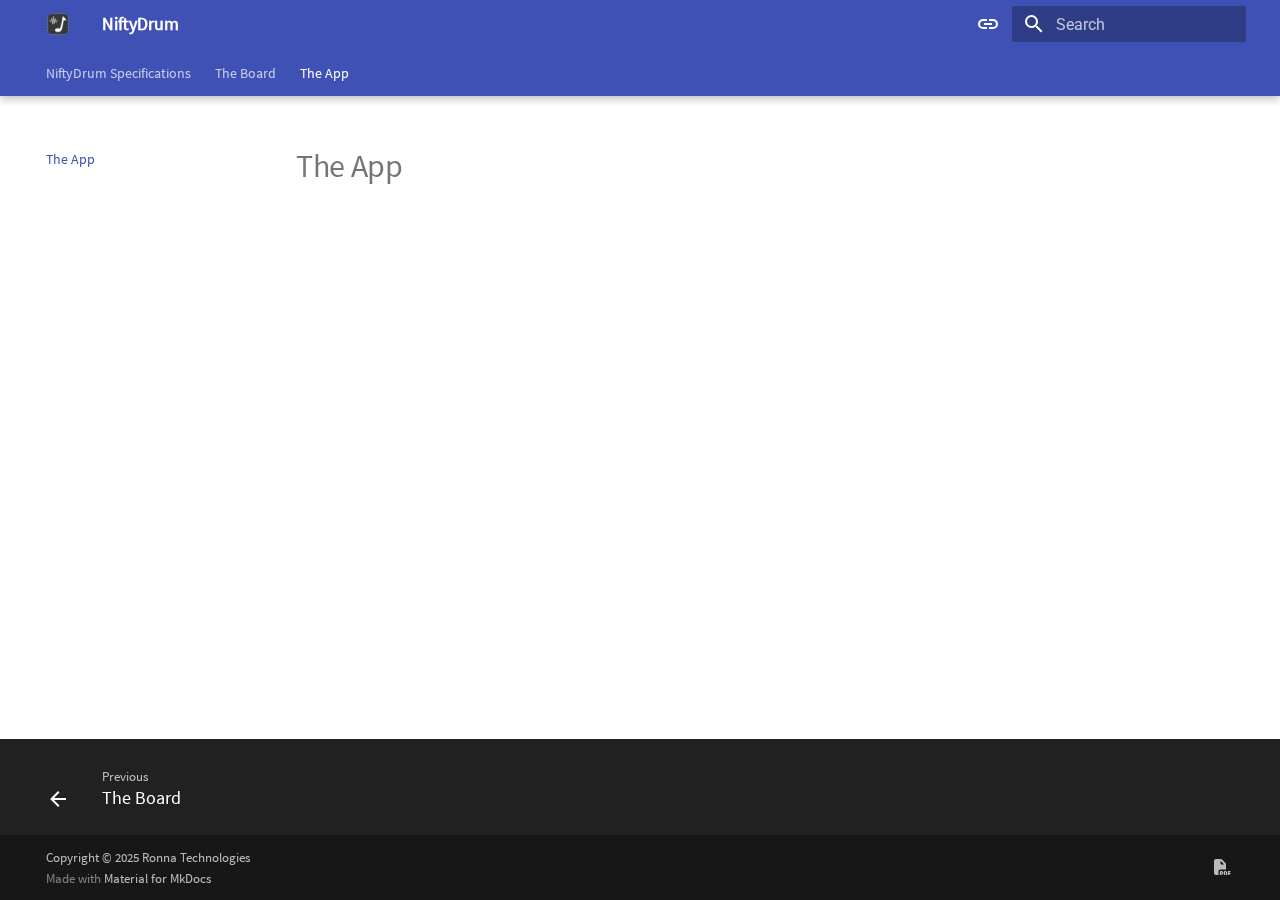
<file: 2.app/index.html>
<!doctype html>
<html lang="en" class="no-js">
  <head>
    
      <meta charset="utf-8">
      <meta name="viewport" content="width=device-width,initial-scale=1">
      
      
      
        <link rel="canonical" href="https://doc.niftydrum.com/2.app/">
      
      
        <link rel="prev" href="../1.board/">
      
      
      
      <link rel="icon" href="../assets/logo.png">
      <meta name="generator" content="mkdocs-1.6.1, mkdocs-material-9.6.23">
    
    
      
        <title>The App - NiftyDrum</title>
      
    
    
      <link rel="stylesheet" href="../assets/stylesheets/main.84d31ad4.min.css">
      
        
        <link rel="stylesheet" href="../assets/stylesheets/palette.06af60db.min.css">
      
      


    
    
      
    
    
      
        
        
        <link rel="preconnect" href="https://fonts.gstatic.com" crossorigin>
        <link rel="stylesheet" href="https://fonts.googleapis.com/css?family=Roboto:300,300i,400,400i,700,700i%7CRoboto+Mono:400,400i,700,700i&display=fallback">
        <style>:root{--md-text-font:"Roboto";--md-code-font:"Roboto Mono"}</style>
      
    
    
      <link rel="stylesheet" href="../stylesheets/extra.css">
    
    <script>__md_scope=new URL("..",location),__md_hash=e=>[...e].reduce(((e,_)=>(e<<5)-e+_.charCodeAt(0)),0),__md_get=(e,_=localStorage,t=__md_scope)=>JSON.parse(_.getItem(t.pathname+"."+e)),__md_set=(e,_,t=localStorage,a=__md_scope)=>{try{t.setItem(a.pathname+"."+e,JSON.stringify(_))}catch(e){}}</script>
    
      

    
    
    
  </head>
  
  
    
    
      
    
    
    
    
    <body dir="ltr" data-md-color-scheme="default" data-md-color-primary="indigo" data-md-color-accent="indigo">
  
    
    <input class="md-toggle" data-md-toggle="drawer" type="checkbox" id="__drawer" autocomplete="off">
    <input class="md-toggle" data-md-toggle="search" type="checkbox" id="__search" autocomplete="off">
    <label class="md-overlay" for="__drawer"></label>
    <div data-md-component="skip">
      
        
        <a href="#the-app" class="md-skip">
          Skip to content
        </a>
      
    </div>
    <div data-md-component="announce">
      
    </div>
    
    
      

  

<header class="md-header md-header--shadow md-header--lifted" data-md-component="header">
  <nav class="md-header__inner md-grid" aria-label="Header">
    <a href=".." title="NiftyDrum" class="md-header__button md-logo" aria-label="NiftyDrum" data-md-component="logo">
      
  <img src="../assets/logo.png" alt="logo">

    </a>
    <label class="md-header__button md-icon" for="__drawer">
      
      <svg xmlns="http://www.w3.org/2000/svg" viewBox="0 0 24 24"><path d="M3 6h18v2H3zm0 5h18v2H3zm0 5h18v2H3z"/></svg>
    </label>
    <div class="md-header__title" data-md-component="header-title">
      <div class="md-header__ellipsis">
        <div class="md-header__topic">
          <span class="md-ellipsis">
            NiftyDrum
          </span>
        </div>
        <div class="md-header__topic" data-md-component="header-topic">
          <span class="md-ellipsis">
            
              The App
            
          </span>
        </div>
      </div>
    </div>
    
      
        <form class="md-header__option" data-md-component="palette">
  
    
    
    
    <input class="md-option" data-md-color-media="(prefers-color-scheme)" data-md-color-scheme="default" data-md-color-primary="indigo" data-md-color-accent="indigo"  aria-label="Switch to light mode"  type="radio" name="__palette" id="__palette_0">
    
      <label class="md-header__button md-icon" title="Switch to light mode" for="__palette_1" hidden>
        <svg xmlns="http://www.w3.org/2000/svg" viewBox="0 0 24 24"><path d="M3.9 12c0-1.71 1.39-3.1 3.1-3.1h4V7H7a5 5 0 0 0-5 5 5 5 0 0 0 5 5h4v-1.9H7c-1.71 0-3.1-1.39-3.1-3.1M8 13h8v-2H8zm9-6h-4v1.9h4c1.71 0 3.1 1.39 3.1 3.1s-1.39 3.1-3.1 3.1h-4V17h4a5 5 0 0 0 5-5 5 5 0 0 0-5-5"/></svg>
      </label>
    
  
    
    
    
    <input class="md-option" data-md-color-media="(prefers-color-scheme: light)" data-md-color-scheme="default" data-md-color-primary="indigo" data-md-color-accent="indigo"  aria-label="Switch to dark mode"  type="radio" name="__palette" id="__palette_1">
    
      <label class="md-header__button md-icon" title="Switch to dark mode" for="__palette_2" hidden>
        <svg xmlns="http://www.w3.org/2000/svg" viewBox="0 0 24 24"><path d="M17 7H7a5 5 0 0 0-5 5 5 5 0 0 0 5 5h10a5 5 0 0 0 5-5 5 5 0 0 0-5-5m0 8a3 3 0 0 1-3-3 3 3 0 0 1 3-3 3 3 0 0 1 3 3 3 3 0 0 1-3 3"/></svg>
      </label>
    
  
    
    
    
    <input class="md-option" data-md-color-media="(prefers-color-scheme: dark)" data-md-color-scheme="slate" data-md-color-primary="black" data-md-color-accent="indigo"  aria-label="Switch to system preference"  type="radio" name="__palette" id="__palette_2">
    
      <label class="md-header__button md-icon" title="Switch to system preference" for="__palette_0" hidden>
        <svg xmlns="http://www.w3.org/2000/svg" viewBox="0 0 24 24"><path d="M17 7H7a5 5 0 0 0-5 5 5 5 0 0 0 5 5h10a5 5 0 0 0 5-5 5 5 0 0 0-5-5M7 15a3 3 0 0 1-3-3 3 3 0 0 1 3-3 3 3 0 0 1 3 3 3 3 0 0 1-3 3"/></svg>
      </label>
    
  
</form>
      
    
    
      <script>var palette=__md_get("__palette");if(palette&&palette.color){if("(prefers-color-scheme)"===palette.color.media){var media=matchMedia("(prefers-color-scheme: light)"),input=document.querySelector(media.matches?"[data-md-color-media='(prefers-color-scheme: light)']":"[data-md-color-media='(prefers-color-scheme: dark)']");palette.color.media=input.getAttribute("data-md-color-media"),palette.color.scheme=input.getAttribute("data-md-color-scheme"),palette.color.primary=input.getAttribute("data-md-color-primary"),palette.color.accent=input.getAttribute("data-md-color-accent")}for(var[key,value]of Object.entries(palette.color))document.body.setAttribute("data-md-color-"+key,value)}</script>
    
    
    
      
      
        <label class="md-header__button md-icon" for="__search">
          
          <svg xmlns="http://www.w3.org/2000/svg" viewBox="0 0 24 24"><path d="M9.5 3A6.5 6.5 0 0 1 16 9.5c0 1.61-.59 3.09-1.56 4.23l.27.27h.79l5 5-1.5 1.5-5-5v-.79l-.27-.27A6.52 6.52 0 0 1 9.5 16 6.5 6.5 0 0 1 3 9.5 6.5 6.5 0 0 1 9.5 3m0 2C7 5 5 7 5 9.5S7 14 9.5 14 14 12 14 9.5 12 5 9.5 5"/></svg>
        </label>
        <div class="md-search" data-md-component="search" role="dialog">
  <label class="md-search__overlay" for="__search"></label>
  <div class="md-search__inner" role="search">
    <form class="md-search__form" name="search">
      <input type="text" class="md-search__input" name="query" aria-label="Search" placeholder="Search" autocapitalize="off" autocorrect="off" autocomplete="off" spellcheck="false" data-md-component="search-query" required>
      <label class="md-search__icon md-icon" for="__search">
        
        <svg xmlns="http://www.w3.org/2000/svg" viewBox="0 0 24 24"><path d="M9.5 3A6.5 6.5 0 0 1 16 9.5c0 1.61-.59 3.09-1.56 4.23l.27.27h.79l5 5-1.5 1.5-5-5v-.79l-.27-.27A6.52 6.52 0 0 1 9.5 16 6.5 6.5 0 0 1 3 9.5 6.5 6.5 0 0 1 9.5 3m0 2C7 5 5 7 5 9.5S7 14 9.5 14 14 12 14 9.5 12 5 9.5 5"/></svg>
        
        <svg xmlns="http://www.w3.org/2000/svg" viewBox="0 0 24 24"><path d="M20 11v2H8l5.5 5.5-1.42 1.42L4.16 12l7.92-7.92L13.5 5.5 8 11z"/></svg>
      </label>
      <nav class="md-search__options" aria-label="Search">
        
        <button type="reset" class="md-search__icon md-icon" title="Clear" aria-label="Clear" tabindex="-1">
          
          <svg xmlns="http://www.w3.org/2000/svg" viewBox="0 0 24 24"><path d="M19 6.41 17.59 5 12 10.59 6.41 5 5 6.41 10.59 12 5 17.59 6.41 19 12 13.41 17.59 19 19 17.59 13.41 12z"/></svg>
        </button>
      </nav>
      
        <div class="md-search__suggest" data-md-component="search-suggest"></div>
      
    </form>
    <div class="md-search__output">
      <div class="md-search__scrollwrap" tabindex="0" data-md-scrollfix>
        <div class="md-search-result" data-md-component="search-result">
          <div class="md-search-result__meta">
            Initializing search
          </div>
          <ol class="md-search-result__list" role="presentation"></ol>
        </div>
      </div>
    </div>
  </div>
</div>
      
    
    
  </nav>
  
    
      
<nav class="md-tabs" aria-label="Tabs" data-md-component="tabs">
  <div class="md-grid">
    <ul class="md-tabs__list">
      
        
  
  
  
  
    <li class="md-tabs__item">
      <a href=".." class="md-tabs__link">
        
  
  
    
  
  NiftyDrum Specifications

      </a>
    </li>
  

      
        
  
  
  
  
    <li class="md-tabs__item">
      <a href="../1.board/" class="md-tabs__link">
        
  
  
    
  
  The Board

      </a>
    </li>
  

      
        
  
  
  
    
  
  
    <li class="md-tabs__item md-tabs__item--active">
      <a href="./" class="md-tabs__link">
        
  
  
    
  
  The App

      </a>
    </li>
  

      
    </ul>
  </div>
</nav>
    
  
</header>
    
    <div class="md-container" data-md-component="container">
      
      
        
      
      <main class="md-main" data-md-component="main">
        <div class="md-main__inner md-grid">
          
            
              
              <div class="md-sidebar md-sidebar--primary" data-md-component="sidebar" data-md-type="navigation" >
                <div class="md-sidebar__scrollwrap">
                  <div class="md-sidebar__inner">
                    


  


  

<nav class="md-nav md-nav--primary md-nav--lifted md-nav--integrated" aria-label="Navigation" data-md-level="0">
  <label class="md-nav__title" for="__drawer">
    <a href=".." title="NiftyDrum" class="md-nav__button md-logo" aria-label="NiftyDrum" data-md-component="logo">
      
  <img src="../assets/logo.png" alt="logo">

    </a>
    NiftyDrum
  </label>
  
  <ul class="md-nav__list" data-md-scrollfix>
    
      
      
  
  
  
  
    <li class="md-nav__item">
      <a href=".." class="md-nav__link">
        
  
  
  <span class="md-ellipsis">
    NiftyDrum Specifications
    
  </span>
  

      </a>
    </li>
  

    
      
      
  
  
  
  
    <li class="md-nav__item">
      <a href="../1.board/" class="md-nav__link">
        
  
  
  <span class="md-ellipsis">
    The Board
    
  </span>
  

      </a>
    </li>
  

    
      
      
  
  
    
  
  
  
    <li class="md-nav__item md-nav__item--active">
      
      <input class="md-nav__toggle md-toggle" type="checkbox" id="__toc">
      
      
        
      
      
      <a href="./" class="md-nav__link md-nav__link--active">
        
  
  
  <span class="md-ellipsis">
    The App
    
  </span>
  

      </a>
      
    </li>
  

    
  </ul>
</nav>
                  </div>
                </div>
              </div>
            
            
          
          
            <div class="md-content" data-md-component="content">
              <article class="md-content__inner md-typeset">
                
                  



<h1 id="the-app">The App<a class="headerlink" href="#the-app" title="Permanent link">&para;</a></h1>












                
              </article>
            </div>
          
          
  <script>var tabs=__md_get("__tabs");if(Array.isArray(tabs))e:for(var set of document.querySelectorAll(".tabbed-set")){var labels=set.querySelector(".tabbed-labels");for(var tab of tabs)for(var label of labels.getElementsByTagName("label"))if(label.innerText.trim()===tab){var input=document.getElementById(label.htmlFor);input.checked=!0;continue e}}</script>

<script>var target=document.getElementById(location.hash.slice(1));target&&target.name&&(target.checked=target.name.startsWith("__tabbed_"))</script>
        </div>
        
          <button type="button" class="md-top md-icon" data-md-component="top" hidden>
  
  <svg xmlns="http://www.w3.org/2000/svg" viewBox="0 0 24 24"><path d="M13 20h-2V8l-5.5 5.5-1.42-1.42L12 4.16l7.92 7.92-1.42 1.42L13 8z"/></svg>
  Back to top
</button>
        
      </main>
      
        <footer class="md-footer">
  
    
      
      <nav class="md-footer__inner md-grid" aria-label="Footer" >
        
          
          <a href="../1.board/" class="md-footer__link md-footer__link--prev" aria-label="Previous: The Board">
            <div class="md-footer__button md-icon">
              
              <svg xmlns="http://www.w3.org/2000/svg" viewBox="0 0 24 24"><path d="M20 11v2H8l5.5 5.5-1.42 1.42L4.16 12l7.92-7.92L13.5 5.5 8 11z"/></svg>
            </div>
            <div class="md-footer__title">
              <span class="md-footer__direction">
                Previous
              </span>
              <div class="md-ellipsis">
                The Board
              </div>
            </div>
          </a>
        
        
      </nav>
    
  
  <div class="md-footer-meta md-typeset">
    <div class="md-footer-meta__inner md-grid">
      <div class="md-copyright">
  
    <div class="md-copyright__highlight">
      Copyright &copy; 2025 Ronna Technologies
    </div>
  
  
    Made with
    <a href="https://squidfunk.github.io/mkdocs-material/" target="_blank" rel="noopener">
      Material for MkDocs
    </a>
  
</div>
      
        
<div class="md-social">
  
    
    
    
    
    <a href="/pdf/niftydrum_documentation.pdf" target="_blank" rel="noopener" title="Download PDF" class="md-social__link">
      <svg xmlns="http://www.w3.org/2000/svg" viewBox="0 0 576 512"><!--! Font Awesome Free 7.1.0 by @fontawesome - https://fontawesome.com License - https://fontawesome.com/license/free (Icons: CC BY 4.0, Fonts: SIL OFL 1.1, Code: MIT License) Copyright 2025 Fonticons, Inc.--><path d="M96 0C60.7 0 32 28.7 32 64v384c0 35.3 28.7 64 64 64h80V400c0-35.3 28.7-64 64-64h176V170.5c0-17-6.7-33.3-18.7-45.3L290.7 18.7C278.7 6.7 262.5 0 245.5 0zm261.5 176H264c-13.3 0-24-10.7-24-24V58.5zM240 380c-11 0-20 9-20 20v128c0 11 9 20 20 20s20-9 20-20v-28h12c33.1 0 60-26.9 60-60s-26.9-60-60-60zm32 80h-12v-40h12c11 0 20 9 20 20s-9 20-20 20m96-80c-11 0-20 9-20 20v128c0 11 9 20 20 20h32c28.7 0 52-23.3 52-52v-64c0-28.7-23.3-52-52-52zm20 128v-88h12c6.6 0 12 5.4 12 12v64c0 6.6-5.4 12-12 12zm88-108v128c0 11 9 20 20 20s20-9 20-20v-44h28c11 0 20-9 20-20s-9-20-20-20h-28v-24h28c11 0 20-9 20-20s-9-20-20-20h-48c-11 0-20 9-20 20"/></svg>
    </a>
  
</div>
      
    </div>
  </div>
</footer>
      
    </div>
    <div class="md-dialog" data-md-component="dialog">
      <div class="md-dialog__inner md-typeset"></div>
    </div>
    
    
    
      
      <script id="__config" type="application/json">{"base": "..", "features": ["navigation.tracking", "navigation.tabs", "navigation.tabs.sticky", "navigation.indexes", "navigation.top", "navigation.footer", "navigation.sections", "toc.integrate", "search.suggest", "search.highlight", "content.tabs.link", "content.code.annotate", "content.code.copy", "content.tooltips"], "search": "../assets/javascripts/workers/search.973d3a69.min.js", "tags": null, "translations": {"clipboard.copied": "Copied to clipboard", "clipboard.copy": "Copy to clipboard", "search.result.more.one": "1 more on this page", "search.result.more.other": "# more on this page", "search.result.none": "No matching documents", "search.result.one": "1 matching document", "search.result.other": "# matching documents", "search.result.placeholder": "Type to start searching", "search.result.term.missing": "Missing", "select.version": "Select version"}, "version": null}</script>
    
    
      <script src="../assets/javascripts/bundle.f55a23d4.min.js"></script>
      
    
  </body>
</html>
</file>
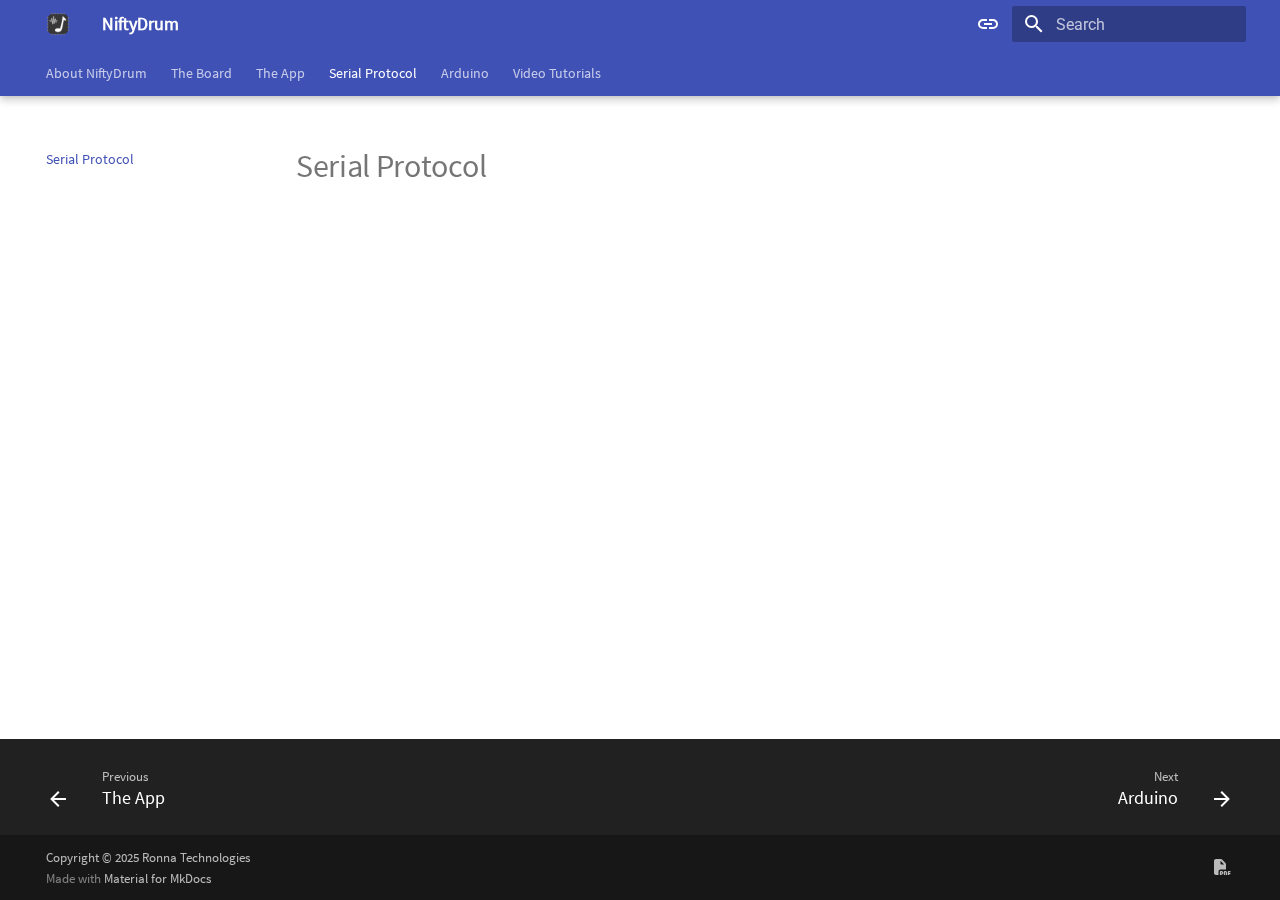
<file: 3.serial/index.html>
<!doctype html>
<html lang="en" class="no-js">
  <head>
    
      <meta charset="utf-8">
      <meta name="viewport" content="width=device-width,initial-scale=1">
      
        <meta name="description" content="Official NiftyDrum documentation - comprehensive guides, tutorials, and reference materials for using NiftyDrum effectively.">
      
      
      
        <link rel="canonical" href="https://doc.niftydrum.com/3.serial/">
      
      
        <link rel="prev" href="../2.app/">
      
      
        <link rel="next" href="../4.arduino/">
      
      
        
      
      
      <link rel="icon" href="../assets/logo.png">
      <meta name="generator" content="mkdocs-1.6.1, mkdocs-material-9.7.0">
    
    
      
        <title>Serial Protocol - NiftyDrum</title>
      
    
    
      <link rel="stylesheet" href="../assets/stylesheets/main.618322db.min.css">
      
        
        <link rel="stylesheet" href="../assets/stylesheets/palette.ab4e12ef.min.css">
      
      


    
    
      
    
    
      
        
        
        <link rel="preconnect" href="https://fonts.gstatic.com" crossorigin>
        <link rel="stylesheet" href="https://fonts.googleapis.com/css?family=Roboto:300,300i,400,400i,700,700i%7CRoboto+Mono:400,400i,700,700i&display=fallback">
        <style>:root{--md-text-font:"Roboto";--md-code-font:"Roboto Mono"}</style>
      
    
    
      <link rel="stylesheet" href="../stylesheets/extra.css">
    
    <script>__md_scope=new URL("..",location),__md_hash=e=>[...e].reduce(((e,_)=>(e<<5)-e+_.charCodeAt(0)),0),__md_get=(e,_=localStorage,t=__md_scope)=>JSON.parse(_.getItem(t.pathname+"."+e)),__md_set=(e,_,t=localStorage,a=__md_scope)=>{try{t.setItem(a.pathname+"."+e,JSON.stringify(_))}catch(e){}}</script>
    
      

    
    
  </head>
  
  
    
    
      
    
    
    
    
    <body dir="ltr" data-md-color-scheme="default" data-md-color-primary="indigo" data-md-color-accent="indigo">
  
    
    <input class="md-toggle" data-md-toggle="drawer" type="checkbox" id="__drawer" autocomplete="off">
    <input class="md-toggle" data-md-toggle="search" type="checkbox" id="__search" autocomplete="off">
    <label class="md-overlay" for="__drawer"></label>
    <div data-md-component="skip">
      
        
        <a href="#serial-protocol" class="md-skip">
          Skip to content
        </a>
      
    </div>
    <div data-md-component="announce">
      
    </div>
    
    
      

  

<header class="md-header md-header--shadow md-header--lifted" data-md-component="header">
  <nav class="md-header__inner md-grid" aria-label="Header">
    <a href=".." title="NiftyDrum" class="md-header__button md-logo" aria-label="NiftyDrum" data-md-component="logo">
      
  <img src="../assets/logo.png" alt="logo">

    </a>
    <label class="md-header__button md-icon" for="__drawer">
      
      <svg xmlns="http://www.w3.org/2000/svg" viewBox="0 0 24 24"><path d="M3 6h18v2H3zm0 5h18v2H3zm0 5h18v2H3z"/></svg>
    </label>
    <div class="md-header__title" data-md-component="header-title">
      <div class="md-header__ellipsis">
        <div class="md-header__topic">
          <span class="md-ellipsis">
            NiftyDrum
          </span>
        </div>
        <div class="md-header__topic" data-md-component="header-topic">
          <span class="md-ellipsis">
            
              Serial Protocol
            
          </span>
        </div>
      </div>
    </div>
    
      
        <form class="md-header__option" data-md-component="palette">
  
    
    
    
    <input class="md-option" data-md-color-media="(prefers-color-scheme)" data-md-color-scheme="default" data-md-color-primary="indigo" data-md-color-accent="indigo"  aria-label="Switch to light mode"  type="radio" name="__palette" id="__palette_0">
    
      <label class="md-header__button md-icon" title="Switch to light mode" for="__palette_1" hidden>
        <svg xmlns="http://www.w3.org/2000/svg" viewBox="0 0 24 24"><path d="M3.9 12c0-1.71 1.39-3.1 3.1-3.1h4V7H7a5 5 0 0 0-5 5 5 5 0 0 0 5 5h4v-1.9H7c-1.71 0-3.1-1.39-3.1-3.1M8 13h8v-2H8zm9-6h-4v1.9h4c1.71 0 3.1 1.39 3.1 3.1s-1.39 3.1-3.1 3.1h-4V17h4a5 5 0 0 0 5-5 5 5 0 0 0-5-5"/></svg>
      </label>
    
  
    
    
    
    <input class="md-option" data-md-color-media="(prefers-color-scheme: light)" data-md-color-scheme="default" data-md-color-primary="indigo" data-md-color-accent="indigo"  aria-label="Switch to dark mode"  type="radio" name="__palette" id="__palette_1">
    
      <label class="md-header__button md-icon" title="Switch to dark mode" for="__palette_2" hidden>
        <svg xmlns="http://www.w3.org/2000/svg" viewBox="0 0 24 24"><path d="M17 7H7a5 5 0 0 0-5 5 5 5 0 0 0 5 5h10a5 5 0 0 0 5-5 5 5 0 0 0-5-5m0 8a3 3 0 0 1-3-3 3 3 0 0 1 3-3 3 3 0 0 1 3 3 3 3 0 0 1-3 3"/></svg>
      </label>
    
  
    
    
    
    <input class="md-option" data-md-color-media="(prefers-color-scheme: dark)" data-md-color-scheme="slate" data-md-color-primary="black" data-md-color-accent="indigo"  aria-label="Switch to system preference"  type="radio" name="__palette" id="__palette_2">
    
      <label class="md-header__button md-icon" title="Switch to system preference" for="__palette_0" hidden>
        <svg xmlns="http://www.w3.org/2000/svg" viewBox="0 0 24 24"><path d="M17 7H7a5 5 0 0 0-5 5 5 5 0 0 0 5 5h10a5 5 0 0 0 5-5 5 5 0 0 0-5-5M7 15a3 3 0 0 1-3-3 3 3 0 0 1 3-3 3 3 0 0 1 3 3 3 3 0 0 1-3 3"/></svg>
      </label>
    
  
</form>
      
    
    
      <script>var palette=__md_get("__palette");if(palette&&palette.color){if("(prefers-color-scheme)"===palette.color.media){var media=matchMedia("(prefers-color-scheme: light)"),input=document.querySelector(media.matches?"[data-md-color-media='(prefers-color-scheme: light)']":"[data-md-color-media='(prefers-color-scheme: dark)']");palette.color.media=input.getAttribute("data-md-color-media"),palette.color.scheme=input.getAttribute("data-md-color-scheme"),palette.color.primary=input.getAttribute("data-md-color-primary"),palette.color.accent=input.getAttribute("data-md-color-accent")}for(var[key,value]of Object.entries(palette.color))document.body.setAttribute("data-md-color-"+key,value)}</script>
    
    
    
      
      
        <label class="md-header__button md-icon" for="__search">
          
          <svg xmlns="http://www.w3.org/2000/svg" viewBox="0 0 24 24"><path d="M9.5 3A6.5 6.5 0 0 1 16 9.5c0 1.61-.59 3.09-1.56 4.23l.27.27h.79l5 5-1.5 1.5-5-5v-.79l-.27-.27A6.52 6.52 0 0 1 9.5 16 6.5 6.5 0 0 1 3 9.5 6.5 6.5 0 0 1 9.5 3m0 2C7 5 5 7 5 9.5S7 14 9.5 14 14 12 14 9.5 12 5 9.5 5"/></svg>
        </label>
        <div class="md-search" data-md-component="search" role="dialog">
  <label class="md-search__overlay" for="__search"></label>
  <div class="md-search__inner" role="search">
    <form class="md-search__form" name="search">
      <input type="text" class="md-search__input" name="query" aria-label="Search" placeholder="Search" autocapitalize="off" autocorrect="off" autocomplete="off" spellcheck="false" data-md-component="search-query" required>
      <label class="md-search__icon md-icon" for="__search">
        
        <svg xmlns="http://www.w3.org/2000/svg" viewBox="0 0 24 24"><path d="M9.5 3A6.5 6.5 0 0 1 16 9.5c0 1.61-.59 3.09-1.56 4.23l.27.27h.79l5 5-1.5 1.5-5-5v-.79l-.27-.27A6.52 6.52 0 0 1 9.5 16 6.5 6.5 0 0 1 3 9.5 6.5 6.5 0 0 1 9.5 3m0 2C7 5 5 7 5 9.5S7 14 9.5 14 14 12 14 9.5 12 5 9.5 5"/></svg>
        
        <svg xmlns="http://www.w3.org/2000/svg" viewBox="0 0 24 24"><path d="M20 11v2H8l5.5 5.5-1.42 1.42L4.16 12l7.92-7.92L13.5 5.5 8 11z"/></svg>
      </label>
      <nav class="md-search__options" aria-label="Search">
        
        <button type="reset" class="md-search__icon md-icon" title="Clear" aria-label="Clear" tabindex="-1">
          
          <svg xmlns="http://www.w3.org/2000/svg" viewBox="0 0 24 24"><path d="M19 6.41 17.59 5 12 10.59 6.41 5 5 6.41 10.59 12 5 17.59 6.41 19 12 13.41 17.59 19 19 17.59 13.41 12z"/></svg>
        </button>
      </nav>
      
        <div class="md-search__suggest" data-md-component="search-suggest"></div>
      
    </form>
    <div class="md-search__output">
      <div class="md-search__scrollwrap" tabindex="0" data-md-scrollfix>
        <div class="md-search-result" data-md-component="search-result">
          <div class="md-search-result__meta">
            Initializing search
          </div>
          <ol class="md-search-result__list" role="presentation"></ol>
        </div>
      </div>
    </div>
  </div>
</div>
      
    
    
  </nav>
  
    
      
<nav class="md-tabs" aria-label="Tabs" data-md-component="tabs">
  <div class="md-grid">
    <ul class="md-tabs__list">
      
        
  
  
  
  
    <li class="md-tabs__item">
      <a href=".." class="md-tabs__link">
        
  
  
    
  
  About NiftyDrum

      </a>
    </li>
  

      
        
  
  
  
  
    <li class="md-tabs__item">
      <a href="../1.board/" class="md-tabs__link">
        
  
  
    
  
  The Board

      </a>
    </li>
  

      
        
  
  
  
  
    <li class="md-tabs__item">
      <a href="../2.app/" class="md-tabs__link">
        
  
  
    
  
  The App

      </a>
    </li>
  

      
        
  
  
  
    
  
  
    <li class="md-tabs__item md-tabs__item--active">
      <a href="./" class="md-tabs__link">
        
  
  
    
  
  Serial Protocol

      </a>
    </li>
  

      
        
  
  
  
  
    <li class="md-tabs__item">
      <a href="../4.arduino/" class="md-tabs__link">
        
  
  
    
  
  Arduino

      </a>
    </li>
  

      
        
  
  
  
  
    <li class="md-tabs__item">
      <a href="../5.videos/" class="md-tabs__link">
        
  
  
    
  
  Video Tutorials

      </a>
    </li>
  

      
    </ul>
  </div>
</nav>
    
  
</header>
    
    <div class="md-container" data-md-component="container">
      
      
        
      
      <main class="md-main" data-md-component="main">
        <div class="md-main__inner md-grid">
          
            
              
              <div class="md-sidebar md-sidebar--primary" data-md-component="sidebar" data-md-type="navigation" >
                <div class="md-sidebar__scrollwrap">
                  <div class="md-sidebar__inner">
                    


  


  

<nav class="md-nav md-nav--primary md-nav--lifted md-nav--integrated" aria-label="Navigation" data-md-level="0">
  <label class="md-nav__title" for="__drawer">
    <a href=".." title="NiftyDrum" class="md-nav__button md-logo" aria-label="NiftyDrum" data-md-component="logo">
      
  <img src="../assets/logo.png" alt="logo">

    </a>
    NiftyDrum
  </label>
  
  <ul class="md-nav__list" data-md-scrollfix>
    
      
      
  
  
  
  
    <li class="md-nav__item">
      <a href=".." class="md-nav__link">
        
  
  
  <span class="md-ellipsis">
    
  
    About NiftyDrum
  

    
  </span>
  
  

      </a>
    </li>
  

    
      
      
  
  
  
  
    <li class="md-nav__item">
      <a href="../1.board/" class="md-nav__link">
        
  
  
  <span class="md-ellipsis">
    
  
    The Board
  

    
  </span>
  
  

      </a>
    </li>
  

    
      
      
  
  
  
  
    <li class="md-nav__item">
      <a href="../2.app/" class="md-nav__link">
        
  
  
  <span class="md-ellipsis">
    
  
    The App
  

    
  </span>
  
  

      </a>
    </li>
  

    
      
      
  
  
    
  
  
  
    <li class="md-nav__item md-nav__item--active">
      
      <input class="md-nav__toggle md-toggle" type="checkbox" id="__toc">
      
      
        
      
      
      <a href="./" class="md-nav__link md-nav__link--active">
        
  
  
  <span class="md-ellipsis">
    
  
    Serial Protocol
  

    
  </span>
  
  

      </a>
      
    </li>
  

    
      
      
  
  
  
  
    <li class="md-nav__item">
      <a href="../4.arduino/" class="md-nav__link">
        
  
  
  <span class="md-ellipsis">
    
  
    Arduino
  

    
  </span>
  
  

      </a>
    </li>
  

    
      
      
  
  
  
  
    <li class="md-nav__item">
      <a href="../5.videos/" class="md-nav__link">
        
  
  
  <span class="md-ellipsis">
    
  
    Video Tutorials
  

    
  </span>
  
  

      </a>
    </li>
  

    
  </ul>
</nav>
                  </div>
                </div>
              </div>
            
            
          
          
            <div class="md-content" data-md-component="content">
              
              <article class="md-content__inner md-typeset">
                
                  



<h1 id="serial-protocol">Serial Protocol<a class="headerlink" href="#serial-protocol" title="Permanent link">&para;</a></h1>












                
              </article>
            </div>
          
          
  <script>var tabs=__md_get("__tabs");if(Array.isArray(tabs))e:for(var set of document.querySelectorAll(".tabbed-set")){var labels=set.querySelector(".tabbed-labels");for(var tab of tabs)for(var label of labels.getElementsByTagName("label"))if(label.innerText.trim()===tab){var input=document.getElementById(label.htmlFor);input.checked=!0;continue e}}</script>

<script>var target=document.getElementById(location.hash.slice(1));target&&target.name&&(target.checked=target.name.startsWith("__tabbed_"))</script>
        </div>
        
          <button type="button" class="md-top md-icon" data-md-component="top" hidden>
  
  <svg xmlns="http://www.w3.org/2000/svg" viewBox="0 0 24 24"><path d="M13 20h-2V8l-5.5 5.5-1.42-1.42L12 4.16l7.92 7.92-1.42 1.42L13 8z"/></svg>
  Back to top
</button>
        
      </main>
      
        <footer class="md-footer">
  
    
      
      <nav class="md-footer__inner md-grid" aria-label="Footer" >
        
          
          <a href="../2.app/" class="md-footer__link md-footer__link--prev" aria-label="Previous: The App">
            <div class="md-footer__button md-icon">
              
              <svg xmlns="http://www.w3.org/2000/svg" viewBox="0 0 24 24"><path d="M20 11v2H8l5.5 5.5-1.42 1.42L4.16 12l7.92-7.92L13.5 5.5 8 11z"/></svg>
            </div>
            <div class="md-footer__title">
              <span class="md-footer__direction">
                Previous
              </span>
              <div class="md-ellipsis">
                The App
              </div>
            </div>
          </a>
        
        
          
          <a href="../4.arduino/" class="md-footer__link md-footer__link--next" aria-label="Next: Arduino">
            <div class="md-footer__title">
              <span class="md-footer__direction">
                Next
              </span>
              <div class="md-ellipsis">
                Arduino
              </div>
            </div>
            <div class="md-footer__button md-icon">
              
              <svg xmlns="http://www.w3.org/2000/svg" viewBox="0 0 24 24"><path d="M4 11v2h12l-5.5 5.5 1.42 1.42L19.84 12l-7.92-7.92L10.5 5.5 16 11z"/></svg>
            </div>
          </a>
        
      </nav>
    
  
  <div class="md-footer-meta md-typeset">
    <div class="md-footer-meta__inner md-grid">
      <div class="md-copyright">
  
    <div class="md-copyright__highlight">
      Copyright &copy; 2025 Ronna Technologies
    </div>
  
  
    Made with
    <a href="https://squidfunk.github.io/mkdocs-material/" target="_blank" rel="noopener">
      Material for MkDocs
    </a>
  
</div>
      
        
<div class="md-social">
  
    
    
    
    
    <a href="/pdf/niftydrum_documentation.pdf" target="_blank" rel="noopener" title="Download PDF" class="md-social__link">
      <svg xmlns="http://www.w3.org/2000/svg" viewBox="0 0 576 512"><!--! Font Awesome Free 7.1.0 by @fontawesome - https://fontawesome.com License - https://fontawesome.com/license/free (Icons: CC BY 4.0, Fonts: SIL OFL 1.1, Code: MIT License) Copyright 2025 Fonticons, Inc.--><path d="M96 0C60.7 0 32 28.7 32 64v384c0 35.3 28.7 64 64 64h80V400c0-35.3 28.7-64 64-64h176V170.5c0-17-6.7-33.3-18.7-45.3L290.7 18.7C278.7 6.7 262.5 0 245.5 0zm261.5 176H264c-13.3 0-24-10.7-24-24V58.5zM240 380c-11 0-20 9-20 20v128c0 11 9 20 20 20s20-9 20-20v-28h12c33.1 0 60-26.9 60-60s-26.9-60-60-60zm32 80h-12v-40h12c11 0 20 9 20 20s-9 20-20 20m96-80c-11 0-20 9-20 20v128c0 11 9 20 20 20h32c28.7 0 52-23.3 52-52v-64c0-28.7-23.3-52-52-52zm20 128v-88h12c6.6 0 12 5.4 12 12v64c0 6.6-5.4 12-12 12zm88-108v128c0 11 9 20 20 20s20-9 20-20v-44h28c11 0 20-9 20-20s-9-20-20-20h-28v-24h28c11 0 20-9 20-20s-9-20-20-20h-48c-11 0-20 9-20 20"/></svg>
    </a>
  
</div>
      
    </div>
  </div>
</footer>
      
    </div>
    <div class="md-dialog" data-md-component="dialog">
      <div class="md-dialog__inner md-typeset"></div>
    </div>
    
    
    
      
      
      <script id="__config" type="application/json">{"annotate": null, "base": "..", "features": ["navigation.tracking", "navigation.tabs", "navigation.tabs.sticky", "navigation.indexes", "navigation.top", "navigation.footer", "navigation.sections", "toc.integrate", "search.suggest", "search.highlight", "content.tabs.link", "content.code.annotate", "content.code.copy", "content.tooltips"], "search": "../assets/javascripts/workers/search.7a47a382.min.js", "tags": null, "translations": {"clipboard.copied": "Copied to clipboard", "clipboard.copy": "Copy to clipboard", "search.result.more.one": "1 more on this page", "search.result.more.other": "# more on this page", "search.result.none": "No matching documents", "search.result.one": "1 matching document", "search.result.other": "# matching documents", "search.result.placeholder": "Type to start searching", "search.result.term.missing": "Missing", "select.version": "Select version"}, "version": null}</script>
    
    
      <script src="../assets/javascripts/bundle.e71a0d61.min.js"></script>
      
    
  </body>
</html>
</file>
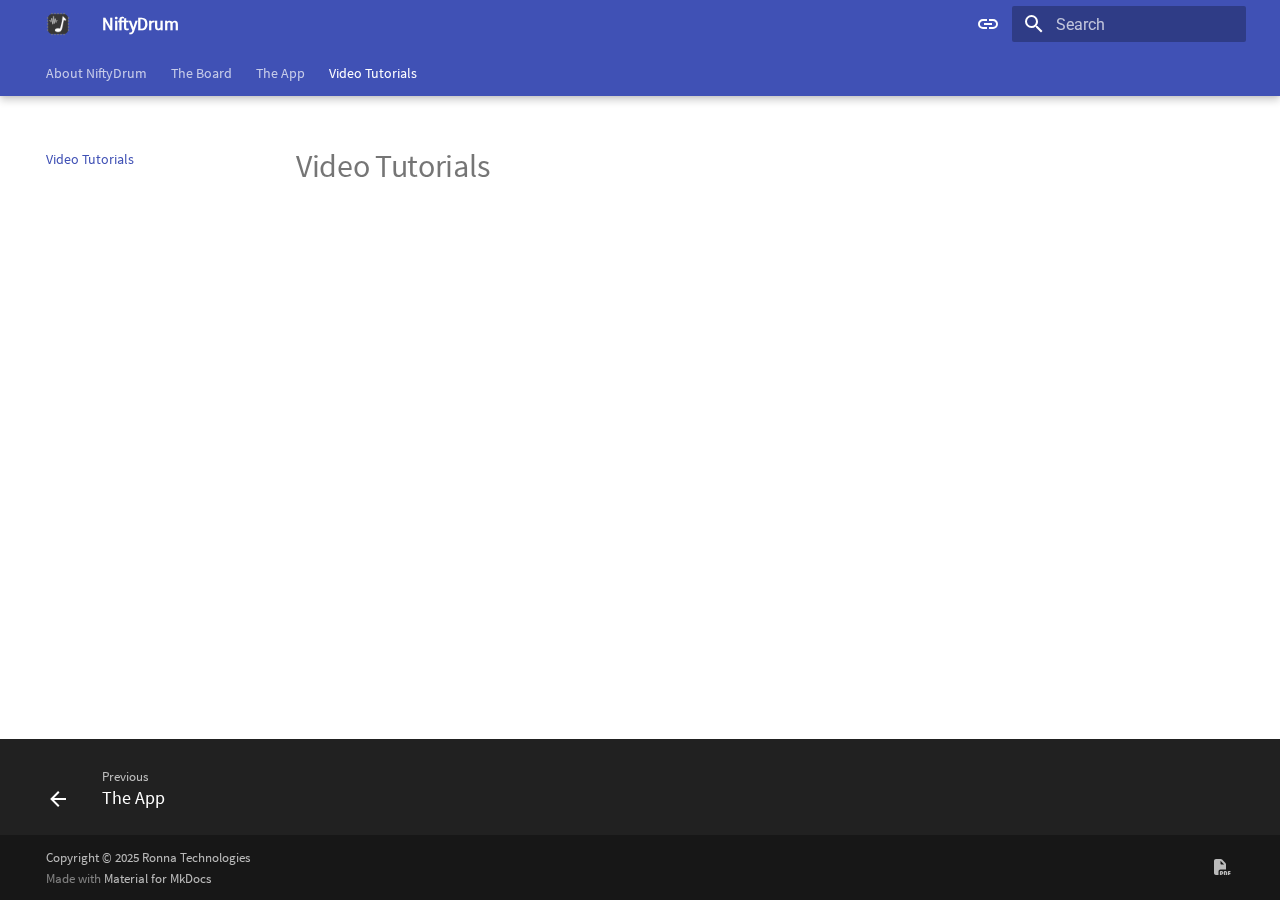
<file: 3.videos/index.html>
<!doctype html>
<html lang="en" class="no-js">
  <head>
    
      <meta charset="utf-8">
      <meta name="viewport" content="width=device-width,initial-scale=1">
      
      
      
        <link rel="canonical" href="https://doc.niftydrum.com/3.videos/">
      
      
        <link rel="prev" href="../2.app/">
      
      
      
        
      
      
      <link rel="icon" href="../assets/logo.png">
      <meta name="generator" content="mkdocs-1.6.1, mkdocs-material-9.7.0">
    
    
      
        <title>Video Tutorials - NiftyDrum</title>
      
    
    
      <link rel="stylesheet" href="../assets/stylesheets/main.618322db.min.css">
      
        
        <link rel="stylesheet" href="../assets/stylesheets/palette.ab4e12ef.min.css">
      
      


    
    
      
    
    
      
        
        
        <link rel="preconnect" href="https://fonts.gstatic.com" crossorigin>
        <link rel="stylesheet" href="https://fonts.googleapis.com/css?family=Roboto:300,300i,400,400i,700,700i%7CRoboto+Mono:400,400i,700,700i&display=fallback">
        <style>:root{--md-text-font:"Roboto";--md-code-font:"Roboto Mono"}</style>
      
    
    
      <link rel="stylesheet" href="../stylesheets/extra.css">
    
    <script>__md_scope=new URL("..",location),__md_hash=e=>[...e].reduce(((e,_)=>(e<<5)-e+_.charCodeAt(0)),0),__md_get=(e,_=localStorage,t=__md_scope)=>JSON.parse(_.getItem(t.pathname+"."+e)),__md_set=(e,_,t=localStorage,a=__md_scope)=>{try{t.setItem(a.pathname+"."+e,JSON.stringify(_))}catch(e){}}</script>
    
      

    
    
  </head>
  
  
    
    
      
    
    
    
    
    <body dir="ltr" data-md-color-scheme="default" data-md-color-primary="indigo" data-md-color-accent="indigo">
  
    
    <input class="md-toggle" data-md-toggle="drawer" type="checkbox" id="__drawer" autocomplete="off">
    <input class="md-toggle" data-md-toggle="search" type="checkbox" id="__search" autocomplete="off">
    <label class="md-overlay" for="__drawer"></label>
    <div data-md-component="skip">
      
        
        <a href="#video-tutorials" class="md-skip">
          Skip to content
        </a>
      
    </div>
    <div data-md-component="announce">
      
    </div>
    
    
      

  

<header class="md-header md-header--shadow md-header--lifted" data-md-component="header">
  <nav class="md-header__inner md-grid" aria-label="Header">
    <a href=".." title="NiftyDrum" class="md-header__button md-logo" aria-label="NiftyDrum" data-md-component="logo">
      
  <img src="../assets/logo.png" alt="logo">

    </a>
    <label class="md-header__button md-icon" for="__drawer">
      
      <svg xmlns="http://www.w3.org/2000/svg" viewBox="0 0 24 24"><path d="M3 6h18v2H3zm0 5h18v2H3zm0 5h18v2H3z"/></svg>
    </label>
    <div class="md-header__title" data-md-component="header-title">
      <div class="md-header__ellipsis">
        <div class="md-header__topic">
          <span class="md-ellipsis">
            NiftyDrum
          </span>
        </div>
        <div class="md-header__topic" data-md-component="header-topic">
          <span class="md-ellipsis">
            
              Video Tutorials
            
          </span>
        </div>
      </div>
    </div>
    
      
        <form class="md-header__option" data-md-component="palette">
  
    
    
    
    <input class="md-option" data-md-color-media="(prefers-color-scheme)" data-md-color-scheme="default" data-md-color-primary="indigo" data-md-color-accent="indigo"  aria-label="Switch to light mode"  type="radio" name="__palette" id="__palette_0">
    
      <label class="md-header__button md-icon" title="Switch to light mode" for="__palette_1" hidden>
        <svg xmlns="http://www.w3.org/2000/svg" viewBox="0 0 24 24"><path d="M3.9 12c0-1.71 1.39-3.1 3.1-3.1h4V7H7a5 5 0 0 0-5 5 5 5 0 0 0 5 5h4v-1.9H7c-1.71 0-3.1-1.39-3.1-3.1M8 13h8v-2H8zm9-6h-4v1.9h4c1.71 0 3.1 1.39 3.1 3.1s-1.39 3.1-3.1 3.1h-4V17h4a5 5 0 0 0 5-5 5 5 0 0 0-5-5"/></svg>
      </label>
    
  
    
    
    
    <input class="md-option" data-md-color-media="(prefers-color-scheme: light)" data-md-color-scheme="default" data-md-color-primary="indigo" data-md-color-accent="indigo"  aria-label="Switch to dark mode"  type="radio" name="__palette" id="__palette_1">
    
      <label class="md-header__button md-icon" title="Switch to dark mode" for="__palette_2" hidden>
        <svg xmlns="http://www.w3.org/2000/svg" viewBox="0 0 24 24"><path d="M17 7H7a5 5 0 0 0-5 5 5 5 0 0 0 5 5h10a5 5 0 0 0 5-5 5 5 0 0 0-5-5m0 8a3 3 0 0 1-3-3 3 3 0 0 1 3-3 3 3 0 0 1 3 3 3 3 0 0 1-3 3"/></svg>
      </label>
    
  
    
    
    
    <input class="md-option" data-md-color-media="(prefers-color-scheme: dark)" data-md-color-scheme="slate" data-md-color-primary="black" data-md-color-accent="indigo"  aria-label="Switch to system preference"  type="radio" name="__palette" id="__palette_2">
    
      <label class="md-header__button md-icon" title="Switch to system preference" for="__palette_0" hidden>
        <svg xmlns="http://www.w3.org/2000/svg" viewBox="0 0 24 24"><path d="M17 7H7a5 5 0 0 0-5 5 5 5 0 0 0 5 5h10a5 5 0 0 0 5-5 5 5 0 0 0-5-5M7 15a3 3 0 0 1-3-3 3 3 0 0 1 3-3 3 3 0 0 1 3 3 3 3 0 0 1-3 3"/></svg>
      </label>
    
  
</form>
      
    
    
      <script>var palette=__md_get("__palette");if(palette&&palette.color){if("(prefers-color-scheme)"===palette.color.media){var media=matchMedia("(prefers-color-scheme: light)"),input=document.querySelector(media.matches?"[data-md-color-media='(prefers-color-scheme: light)']":"[data-md-color-media='(prefers-color-scheme: dark)']");palette.color.media=input.getAttribute("data-md-color-media"),palette.color.scheme=input.getAttribute("data-md-color-scheme"),palette.color.primary=input.getAttribute("data-md-color-primary"),palette.color.accent=input.getAttribute("data-md-color-accent")}for(var[key,value]of Object.entries(palette.color))document.body.setAttribute("data-md-color-"+key,value)}</script>
    
    
    
      
      
        <label class="md-header__button md-icon" for="__search">
          
          <svg xmlns="http://www.w3.org/2000/svg" viewBox="0 0 24 24"><path d="M9.5 3A6.5 6.5 0 0 1 16 9.5c0 1.61-.59 3.09-1.56 4.23l.27.27h.79l5 5-1.5 1.5-5-5v-.79l-.27-.27A6.52 6.52 0 0 1 9.5 16 6.5 6.5 0 0 1 3 9.5 6.5 6.5 0 0 1 9.5 3m0 2C7 5 5 7 5 9.5S7 14 9.5 14 14 12 14 9.5 12 5 9.5 5"/></svg>
        </label>
        <div class="md-search" data-md-component="search" role="dialog">
  <label class="md-search__overlay" for="__search"></label>
  <div class="md-search__inner" role="search">
    <form class="md-search__form" name="search">
      <input type="text" class="md-search__input" name="query" aria-label="Search" placeholder="Search" autocapitalize="off" autocorrect="off" autocomplete="off" spellcheck="false" data-md-component="search-query" required>
      <label class="md-search__icon md-icon" for="__search">
        
        <svg xmlns="http://www.w3.org/2000/svg" viewBox="0 0 24 24"><path d="M9.5 3A6.5 6.5 0 0 1 16 9.5c0 1.61-.59 3.09-1.56 4.23l.27.27h.79l5 5-1.5 1.5-5-5v-.79l-.27-.27A6.52 6.52 0 0 1 9.5 16 6.5 6.5 0 0 1 3 9.5 6.5 6.5 0 0 1 9.5 3m0 2C7 5 5 7 5 9.5S7 14 9.5 14 14 12 14 9.5 12 5 9.5 5"/></svg>
        
        <svg xmlns="http://www.w3.org/2000/svg" viewBox="0 0 24 24"><path d="M20 11v2H8l5.5 5.5-1.42 1.42L4.16 12l7.92-7.92L13.5 5.5 8 11z"/></svg>
      </label>
      <nav class="md-search__options" aria-label="Search">
        
        <button type="reset" class="md-search__icon md-icon" title="Clear" aria-label="Clear" tabindex="-1">
          
          <svg xmlns="http://www.w3.org/2000/svg" viewBox="0 0 24 24"><path d="M19 6.41 17.59 5 12 10.59 6.41 5 5 6.41 10.59 12 5 17.59 6.41 19 12 13.41 17.59 19 19 17.59 13.41 12z"/></svg>
        </button>
      </nav>
      
        <div class="md-search__suggest" data-md-component="search-suggest"></div>
      
    </form>
    <div class="md-search__output">
      <div class="md-search__scrollwrap" tabindex="0" data-md-scrollfix>
        <div class="md-search-result" data-md-component="search-result">
          <div class="md-search-result__meta">
            Initializing search
          </div>
          <ol class="md-search-result__list" role="presentation"></ol>
        </div>
      </div>
    </div>
  </div>
</div>
      
    
    
  </nav>
  
    
      
<nav class="md-tabs" aria-label="Tabs" data-md-component="tabs">
  <div class="md-grid">
    <ul class="md-tabs__list">
      
        
  
  
  
  
    <li class="md-tabs__item">
      <a href=".." class="md-tabs__link">
        
  
  
    
  
  About NiftyDrum

      </a>
    </li>
  

      
        
  
  
  
  
    <li class="md-tabs__item">
      <a href="../1.board/" class="md-tabs__link">
        
  
  
    
  
  The Board

      </a>
    </li>
  

      
        
  
  
  
  
    <li class="md-tabs__item">
      <a href="../2.app/" class="md-tabs__link">
        
  
  
    
  
  The App

      </a>
    </li>
  

      
        
  
  
  
    
  
  
    <li class="md-tabs__item md-tabs__item--active">
      <a href="./" class="md-tabs__link">
        
  
  
    
  
  Video Tutorials

      </a>
    </li>
  

      
    </ul>
  </div>
</nav>
    
  
</header>
    
    <div class="md-container" data-md-component="container">
      
      
        
      
      <main class="md-main" data-md-component="main">
        <div class="md-main__inner md-grid">
          
            
              
              <div class="md-sidebar md-sidebar--primary" data-md-component="sidebar" data-md-type="navigation" >
                <div class="md-sidebar__scrollwrap">
                  <div class="md-sidebar__inner">
                    


  


  

<nav class="md-nav md-nav--primary md-nav--lifted md-nav--integrated" aria-label="Navigation" data-md-level="0">
  <label class="md-nav__title" for="__drawer">
    <a href=".." title="NiftyDrum" class="md-nav__button md-logo" aria-label="NiftyDrum" data-md-component="logo">
      
  <img src="../assets/logo.png" alt="logo">

    </a>
    NiftyDrum
  </label>
  
  <ul class="md-nav__list" data-md-scrollfix>
    
      
      
  
  
  
  
    <li class="md-nav__item">
      <a href=".." class="md-nav__link">
        
  
  
  <span class="md-ellipsis">
    
  
    About NiftyDrum
  

    
  </span>
  
  

      </a>
    </li>
  

    
      
      
  
  
  
  
    <li class="md-nav__item">
      <a href="../1.board/" class="md-nav__link">
        
  
  
  <span class="md-ellipsis">
    
  
    The Board
  

    
  </span>
  
  

      </a>
    </li>
  

    
      
      
  
  
  
  
    <li class="md-nav__item">
      <a href="../2.app/" class="md-nav__link">
        
  
  
  <span class="md-ellipsis">
    
  
    The App
  

    
  </span>
  
  

      </a>
    </li>
  

    
      
      
  
  
    
  
  
  
    <li class="md-nav__item md-nav__item--active">
      
      <input class="md-nav__toggle md-toggle" type="checkbox" id="__toc">
      
      
        
      
      
      <a href="./" class="md-nav__link md-nav__link--active">
        
  
  
  <span class="md-ellipsis">
    
  
    Video Tutorials
  

    
  </span>
  
  

      </a>
      
    </li>
  

    
  </ul>
</nav>
                  </div>
                </div>
              </div>
            
            
          
          
            <div class="md-content" data-md-component="content">
              
              <article class="md-content__inner md-typeset">
                
                  



<h1 id="video-tutorials">Video Tutorials<a class="headerlink" href="#video-tutorials" title="Permanent link">&para;</a></h1>
<!-- <video width="100%" controls class="light-mode-only">
  <source src="/videos/niftydrum_tutorial.mp4" type="video/mp4">
</video>

<video width="100%" controls class="dark-mode-only">
  <source src="/videos/niftydrum_tutorial.mp4" type="video/mp4">
</video> -->












                
              </article>
            </div>
          
          
  <script>var tabs=__md_get("__tabs");if(Array.isArray(tabs))e:for(var set of document.querySelectorAll(".tabbed-set")){var labels=set.querySelector(".tabbed-labels");for(var tab of tabs)for(var label of labels.getElementsByTagName("label"))if(label.innerText.trim()===tab){var input=document.getElementById(label.htmlFor);input.checked=!0;continue e}}</script>

<script>var target=document.getElementById(location.hash.slice(1));target&&target.name&&(target.checked=target.name.startsWith("__tabbed_"))</script>
        </div>
        
          <button type="button" class="md-top md-icon" data-md-component="top" hidden>
  
  <svg xmlns="http://www.w3.org/2000/svg" viewBox="0 0 24 24"><path d="M13 20h-2V8l-5.5 5.5-1.42-1.42L12 4.16l7.92 7.92-1.42 1.42L13 8z"/></svg>
  Back to top
</button>
        
      </main>
      
        <footer class="md-footer">
  
    
      
      <nav class="md-footer__inner md-grid" aria-label="Footer" >
        
          
          <a href="../2.app/" class="md-footer__link md-footer__link--prev" aria-label="Previous: The App">
            <div class="md-footer__button md-icon">
              
              <svg xmlns="http://www.w3.org/2000/svg" viewBox="0 0 24 24"><path d="M20 11v2H8l5.5 5.5-1.42 1.42L4.16 12l7.92-7.92L13.5 5.5 8 11z"/></svg>
            </div>
            <div class="md-footer__title">
              <span class="md-footer__direction">
                Previous
              </span>
              <div class="md-ellipsis">
                The App
              </div>
            </div>
          </a>
        
        
      </nav>
    
  
  <div class="md-footer-meta md-typeset">
    <div class="md-footer-meta__inner md-grid">
      <div class="md-copyright">
  
    <div class="md-copyright__highlight">
      Copyright &copy; 2025 Ronna Technologies
    </div>
  
  
    Made with
    <a href="https://squidfunk.github.io/mkdocs-material/" target="_blank" rel="noopener">
      Material for MkDocs
    </a>
  
</div>
      
        
<div class="md-social">
  
    
    
    
    
    <a href="/pdf/niftydrum_documentation.pdf" target="_blank" rel="noopener" title="Download PDF" class="md-social__link">
      <svg xmlns="http://www.w3.org/2000/svg" viewBox="0 0 576 512"><!--! Font Awesome Free 7.1.0 by @fontawesome - https://fontawesome.com License - https://fontawesome.com/license/free (Icons: CC BY 4.0, Fonts: SIL OFL 1.1, Code: MIT License) Copyright 2025 Fonticons, Inc.--><path d="M96 0C60.7 0 32 28.7 32 64v384c0 35.3 28.7 64 64 64h80V400c0-35.3 28.7-64 64-64h176V170.5c0-17-6.7-33.3-18.7-45.3L290.7 18.7C278.7 6.7 262.5 0 245.5 0zm261.5 176H264c-13.3 0-24-10.7-24-24V58.5zM240 380c-11 0-20 9-20 20v128c0 11 9 20 20 20s20-9 20-20v-28h12c33.1 0 60-26.9 60-60s-26.9-60-60-60zm32 80h-12v-40h12c11 0 20 9 20 20s-9 20-20 20m96-80c-11 0-20 9-20 20v128c0 11 9 20 20 20h32c28.7 0 52-23.3 52-52v-64c0-28.7-23.3-52-52-52zm20 128v-88h12c6.6 0 12 5.4 12 12v64c0 6.6-5.4 12-12 12zm88-108v128c0 11 9 20 20 20s20-9 20-20v-44h28c11 0 20-9 20-20s-9-20-20-20h-28v-24h28c11 0 20-9 20-20s-9-20-20-20h-48c-11 0-20 9-20 20"/></svg>
    </a>
  
</div>
      
    </div>
  </div>
</footer>
      
    </div>
    <div class="md-dialog" data-md-component="dialog">
      <div class="md-dialog__inner md-typeset"></div>
    </div>
    
    
    
      
      
      <script id="__config" type="application/json">{"annotate": null, "base": "..", "features": ["navigation.tracking", "navigation.tabs", "navigation.tabs.sticky", "navigation.indexes", "navigation.top", "navigation.footer", "navigation.sections", "toc.integrate", "search.suggest", "search.highlight", "content.tabs.link", "content.code.annotate", "content.code.copy", "content.tooltips"], "search": "../assets/javascripts/workers/search.7a47a382.min.js", "tags": null, "translations": {"clipboard.copied": "Copied to clipboard", "clipboard.copy": "Copy to clipboard", "search.result.more.one": "1 more on this page", "search.result.more.other": "# more on this page", "search.result.none": "No matching documents", "search.result.one": "1 matching document", "search.result.other": "# matching documents", "search.result.placeholder": "Type to start searching", "search.result.term.missing": "Missing", "select.version": "Select version"}, "version": null}</script>
    
    
      <script src="../assets/javascripts/bundle.e71a0d61.min.js"></script>
      
    
  </body>
</html>
</file>
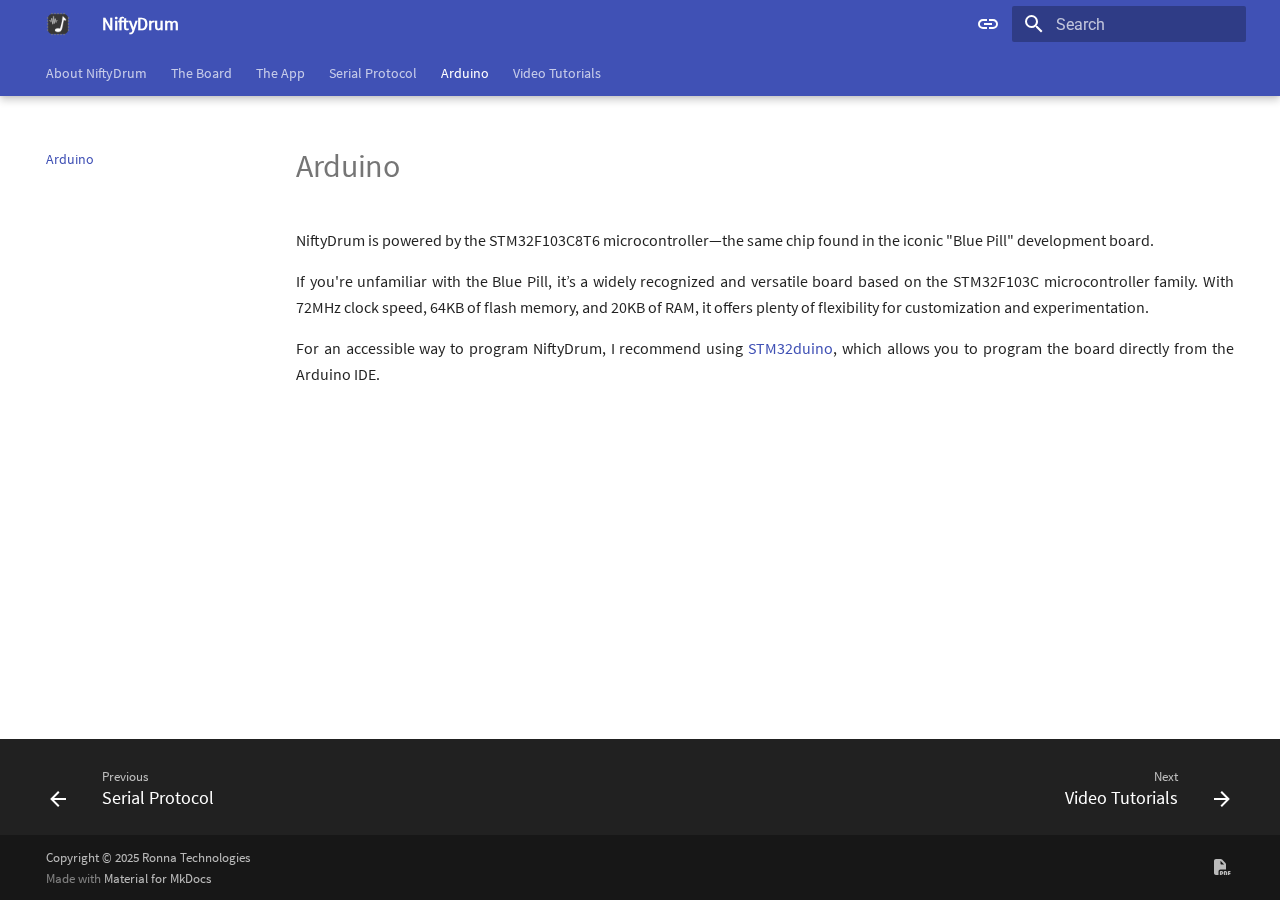
<file: 4.arduino/index.html>
<!doctype html>
<html lang="en" class="no-js">
  <head>
    
      <meta charset="utf-8">
      <meta name="viewport" content="width=device-width,initial-scale=1">
      
        <meta name="description" content="Official NiftyDrum documentation - comprehensive guides, tutorials, and reference materials for using NiftyDrum effectively.">
      
      
      
        <link rel="canonical" href="https://doc.niftydrum.com/4.arduino/">
      
      
        <link rel="prev" href="../3.serial/">
      
      
        <link rel="next" href="../5.videos/">
      
      
        
      
      
      <link rel="icon" href="../assets/logo.png">
      <meta name="generator" content="mkdocs-1.6.1, mkdocs-material-9.7.0">
    
    
      
        <title>Arduino - NiftyDrum</title>
      
    
    
      <link rel="stylesheet" href="../assets/stylesheets/main.618322db.min.css">
      
        
        <link rel="stylesheet" href="../assets/stylesheets/palette.ab4e12ef.min.css">
      
      


    
    
      
    
    
      
        
        
        <link rel="preconnect" href="https://fonts.gstatic.com" crossorigin>
        <link rel="stylesheet" href="https://fonts.googleapis.com/css?family=Roboto:300,300i,400,400i,700,700i%7CRoboto+Mono:400,400i,700,700i&display=fallback">
        <style>:root{--md-text-font:"Roboto";--md-code-font:"Roboto Mono"}</style>
      
    
    
      <link rel="stylesheet" href="../stylesheets/extra.css">
    
    <script>__md_scope=new URL("..",location),__md_hash=e=>[...e].reduce(((e,_)=>(e<<5)-e+_.charCodeAt(0)),0),__md_get=(e,_=localStorage,t=__md_scope)=>JSON.parse(_.getItem(t.pathname+"."+e)),__md_set=(e,_,t=localStorage,a=__md_scope)=>{try{t.setItem(a.pathname+"."+e,JSON.stringify(_))}catch(e){}}</script>
    
      

    
    
  </head>
  
  
    
    
      
    
    
    
    
    <body dir="ltr" data-md-color-scheme="default" data-md-color-primary="indigo" data-md-color-accent="indigo">
  
    
    <input class="md-toggle" data-md-toggle="drawer" type="checkbox" id="__drawer" autocomplete="off">
    <input class="md-toggle" data-md-toggle="search" type="checkbox" id="__search" autocomplete="off">
    <label class="md-overlay" for="__drawer"></label>
    <div data-md-component="skip">
      
        
        <a href="#arduino" class="md-skip">
          Skip to content
        </a>
      
    </div>
    <div data-md-component="announce">
      
    </div>
    
    
      

  

<header class="md-header md-header--shadow md-header--lifted" data-md-component="header">
  <nav class="md-header__inner md-grid" aria-label="Header">
    <a href=".." title="NiftyDrum" class="md-header__button md-logo" aria-label="NiftyDrum" data-md-component="logo">
      
  <img src="../assets/logo.png" alt="logo">

    </a>
    <label class="md-header__button md-icon" for="__drawer">
      
      <svg xmlns="http://www.w3.org/2000/svg" viewBox="0 0 24 24"><path d="M3 6h18v2H3zm0 5h18v2H3zm0 5h18v2H3z"/></svg>
    </label>
    <div class="md-header__title" data-md-component="header-title">
      <div class="md-header__ellipsis">
        <div class="md-header__topic">
          <span class="md-ellipsis">
            NiftyDrum
          </span>
        </div>
        <div class="md-header__topic" data-md-component="header-topic">
          <span class="md-ellipsis">
            
              Arduino
            
          </span>
        </div>
      </div>
    </div>
    
      
        <form class="md-header__option" data-md-component="palette">
  
    
    
    
    <input class="md-option" data-md-color-media="(prefers-color-scheme)" data-md-color-scheme="default" data-md-color-primary="indigo" data-md-color-accent="indigo"  aria-label="Switch to light mode"  type="radio" name="__palette" id="__palette_0">
    
      <label class="md-header__button md-icon" title="Switch to light mode" for="__palette_1" hidden>
        <svg xmlns="http://www.w3.org/2000/svg" viewBox="0 0 24 24"><path d="M3.9 12c0-1.71 1.39-3.1 3.1-3.1h4V7H7a5 5 0 0 0-5 5 5 5 0 0 0 5 5h4v-1.9H7c-1.71 0-3.1-1.39-3.1-3.1M8 13h8v-2H8zm9-6h-4v1.9h4c1.71 0 3.1 1.39 3.1 3.1s-1.39 3.1-3.1 3.1h-4V17h4a5 5 0 0 0 5-5 5 5 0 0 0-5-5"/></svg>
      </label>
    
  
    
    
    
    <input class="md-option" data-md-color-media="(prefers-color-scheme: light)" data-md-color-scheme="default" data-md-color-primary="indigo" data-md-color-accent="indigo"  aria-label="Switch to dark mode"  type="radio" name="__palette" id="__palette_1">
    
      <label class="md-header__button md-icon" title="Switch to dark mode" for="__palette_2" hidden>
        <svg xmlns="http://www.w3.org/2000/svg" viewBox="0 0 24 24"><path d="M17 7H7a5 5 0 0 0-5 5 5 5 0 0 0 5 5h10a5 5 0 0 0 5-5 5 5 0 0 0-5-5m0 8a3 3 0 0 1-3-3 3 3 0 0 1 3-3 3 3 0 0 1 3 3 3 3 0 0 1-3 3"/></svg>
      </label>
    
  
    
    
    
    <input class="md-option" data-md-color-media="(prefers-color-scheme: dark)" data-md-color-scheme="slate" data-md-color-primary="black" data-md-color-accent="indigo"  aria-label="Switch to system preference"  type="radio" name="__palette" id="__palette_2">
    
      <label class="md-header__button md-icon" title="Switch to system preference" for="__palette_0" hidden>
        <svg xmlns="http://www.w3.org/2000/svg" viewBox="0 0 24 24"><path d="M17 7H7a5 5 0 0 0-5 5 5 5 0 0 0 5 5h10a5 5 0 0 0 5-5 5 5 0 0 0-5-5M7 15a3 3 0 0 1-3-3 3 3 0 0 1 3-3 3 3 0 0 1 3 3 3 3 0 0 1-3 3"/></svg>
      </label>
    
  
</form>
      
    
    
      <script>var palette=__md_get("__palette");if(palette&&palette.color){if("(prefers-color-scheme)"===palette.color.media){var media=matchMedia("(prefers-color-scheme: light)"),input=document.querySelector(media.matches?"[data-md-color-media='(prefers-color-scheme: light)']":"[data-md-color-media='(prefers-color-scheme: dark)']");palette.color.media=input.getAttribute("data-md-color-media"),palette.color.scheme=input.getAttribute("data-md-color-scheme"),palette.color.primary=input.getAttribute("data-md-color-primary"),palette.color.accent=input.getAttribute("data-md-color-accent")}for(var[key,value]of Object.entries(palette.color))document.body.setAttribute("data-md-color-"+key,value)}</script>
    
    
    
      
      
        <label class="md-header__button md-icon" for="__search">
          
          <svg xmlns="http://www.w3.org/2000/svg" viewBox="0 0 24 24"><path d="M9.5 3A6.5 6.5 0 0 1 16 9.5c0 1.61-.59 3.09-1.56 4.23l.27.27h.79l5 5-1.5 1.5-5-5v-.79l-.27-.27A6.52 6.52 0 0 1 9.5 16 6.5 6.5 0 0 1 3 9.5 6.5 6.5 0 0 1 9.5 3m0 2C7 5 5 7 5 9.5S7 14 9.5 14 14 12 14 9.5 12 5 9.5 5"/></svg>
        </label>
        <div class="md-search" data-md-component="search" role="dialog">
  <label class="md-search__overlay" for="__search"></label>
  <div class="md-search__inner" role="search">
    <form class="md-search__form" name="search">
      <input type="text" class="md-search__input" name="query" aria-label="Search" placeholder="Search" autocapitalize="off" autocorrect="off" autocomplete="off" spellcheck="false" data-md-component="search-query" required>
      <label class="md-search__icon md-icon" for="__search">
        
        <svg xmlns="http://www.w3.org/2000/svg" viewBox="0 0 24 24"><path d="M9.5 3A6.5 6.5 0 0 1 16 9.5c0 1.61-.59 3.09-1.56 4.23l.27.27h.79l5 5-1.5 1.5-5-5v-.79l-.27-.27A6.52 6.52 0 0 1 9.5 16 6.5 6.5 0 0 1 3 9.5 6.5 6.5 0 0 1 9.5 3m0 2C7 5 5 7 5 9.5S7 14 9.5 14 14 12 14 9.5 12 5 9.5 5"/></svg>
        
        <svg xmlns="http://www.w3.org/2000/svg" viewBox="0 0 24 24"><path d="M20 11v2H8l5.5 5.5-1.42 1.42L4.16 12l7.92-7.92L13.5 5.5 8 11z"/></svg>
      </label>
      <nav class="md-search__options" aria-label="Search">
        
        <button type="reset" class="md-search__icon md-icon" title="Clear" aria-label="Clear" tabindex="-1">
          
          <svg xmlns="http://www.w3.org/2000/svg" viewBox="0 0 24 24"><path d="M19 6.41 17.59 5 12 10.59 6.41 5 5 6.41 10.59 12 5 17.59 6.41 19 12 13.41 17.59 19 19 17.59 13.41 12z"/></svg>
        </button>
      </nav>
      
        <div class="md-search__suggest" data-md-component="search-suggest"></div>
      
    </form>
    <div class="md-search__output">
      <div class="md-search__scrollwrap" tabindex="0" data-md-scrollfix>
        <div class="md-search-result" data-md-component="search-result">
          <div class="md-search-result__meta">
            Initializing search
          </div>
          <ol class="md-search-result__list" role="presentation"></ol>
        </div>
      </div>
    </div>
  </div>
</div>
      
    
    
  </nav>
  
    
      
<nav class="md-tabs" aria-label="Tabs" data-md-component="tabs">
  <div class="md-grid">
    <ul class="md-tabs__list">
      
        
  
  
  
  
    <li class="md-tabs__item">
      <a href=".." class="md-tabs__link">
        
  
  
    
  
  About NiftyDrum

      </a>
    </li>
  

      
        
  
  
  
  
    <li class="md-tabs__item">
      <a href="../1.board/" class="md-tabs__link">
        
  
  
    
  
  The Board

      </a>
    </li>
  

      
        
  
  
  
  
    <li class="md-tabs__item">
      <a href="../2.app/" class="md-tabs__link">
        
  
  
    
  
  The App

      </a>
    </li>
  

      
        
  
  
  
  
    <li class="md-tabs__item">
      <a href="../3.serial/" class="md-tabs__link">
        
  
  
    
  
  Serial Protocol

      </a>
    </li>
  

      
        
  
  
  
    
  
  
    <li class="md-tabs__item md-tabs__item--active">
      <a href="./" class="md-tabs__link">
        
  
  
    
  
  Arduino

      </a>
    </li>
  

      
        
  
  
  
  
    <li class="md-tabs__item">
      <a href="../5.videos/" class="md-tabs__link">
        
  
  
    
  
  Video Tutorials

      </a>
    </li>
  

      
    </ul>
  </div>
</nav>
    
  
</header>
    
    <div class="md-container" data-md-component="container">
      
      
        
      
      <main class="md-main" data-md-component="main">
        <div class="md-main__inner md-grid">
          
            
              
              <div class="md-sidebar md-sidebar--primary" data-md-component="sidebar" data-md-type="navigation" >
                <div class="md-sidebar__scrollwrap">
                  <div class="md-sidebar__inner">
                    


  


  

<nav class="md-nav md-nav--primary md-nav--lifted md-nav--integrated" aria-label="Navigation" data-md-level="0">
  <label class="md-nav__title" for="__drawer">
    <a href=".." title="NiftyDrum" class="md-nav__button md-logo" aria-label="NiftyDrum" data-md-component="logo">
      
  <img src="../assets/logo.png" alt="logo">

    </a>
    NiftyDrum
  </label>
  
  <ul class="md-nav__list" data-md-scrollfix>
    
      
      
  
  
  
  
    <li class="md-nav__item">
      <a href=".." class="md-nav__link">
        
  
  
  <span class="md-ellipsis">
    
  
    About NiftyDrum
  

    
  </span>
  
  

      </a>
    </li>
  

    
      
      
  
  
  
  
    <li class="md-nav__item">
      <a href="../1.board/" class="md-nav__link">
        
  
  
  <span class="md-ellipsis">
    
  
    The Board
  

    
  </span>
  
  

      </a>
    </li>
  

    
      
      
  
  
  
  
    <li class="md-nav__item">
      <a href="../2.app/" class="md-nav__link">
        
  
  
  <span class="md-ellipsis">
    
  
    The App
  

    
  </span>
  
  

      </a>
    </li>
  

    
      
      
  
  
  
  
    <li class="md-nav__item">
      <a href="../3.serial/" class="md-nav__link">
        
  
  
  <span class="md-ellipsis">
    
  
    Serial Protocol
  

    
  </span>
  
  

      </a>
    </li>
  

    
      
      
  
  
    
  
  
  
    <li class="md-nav__item md-nav__item--active">
      
      <input class="md-nav__toggle md-toggle" type="checkbox" id="__toc">
      
      
        
      
      
      <a href="./" class="md-nav__link md-nav__link--active">
        
  
  
  <span class="md-ellipsis">
    
  
    Arduino
  

    
  </span>
  
  

      </a>
      
    </li>
  

    
      
      
  
  
  
  
    <li class="md-nav__item">
      <a href="../5.videos/" class="md-nav__link">
        
  
  
  <span class="md-ellipsis">
    
  
    Video Tutorials
  

    
  </span>
  
  

      </a>
    </li>
  

    
  </ul>
</nav>
                  </div>
                </div>
              </div>
            
            
          
          
            <div class="md-content" data-md-component="content">
              
              <article class="md-content__inner md-typeset">
                
                  



<h1 id="arduino">Arduino<a class="headerlink" href="#arduino" title="Permanent link">&para;</a></h1>
<p>NiftyDrum is powered by the STM32F103C8T6 microcontroller—the same chip found in the iconic "Blue Pill" development board.</p>
<p>If you're unfamiliar with the Blue Pill, it’s a widely recognized and versatile board based on the STM32F103C microcontroller family. With 72MHz clock speed, 64KB of flash memory, and 20KB of RAM, it offers plenty of flexibility for customization and experimentation.</p>
<p>For an accessible way to program NiftyDrum, I recommend using <a href="https://github.com/stm32duino/Arduino_Core_STM32" target="_blank">STM32duino</a>, which allows you to program the board directly from the Arduino IDE.</p>












                
              </article>
            </div>
          
          
  <script>var tabs=__md_get("__tabs");if(Array.isArray(tabs))e:for(var set of document.querySelectorAll(".tabbed-set")){var labels=set.querySelector(".tabbed-labels");for(var tab of tabs)for(var label of labels.getElementsByTagName("label"))if(label.innerText.trim()===tab){var input=document.getElementById(label.htmlFor);input.checked=!0;continue e}}</script>

<script>var target=document.getElementById(location.hash.slice(1));target&&target.name&&(target.checked=target.name.startsWith("__tabbed_"))</script>
        </div>
        
          <button type="button" class="md-top md-icon" data-md-component="top" hidden>
  
  <svg xmlns="http://www.w3.org/2000/svg" viewBox="0 0 24 24"><path d="M13 20h-2V8l-5.5 5.5-1.42-1.42L12 4.16l7.92 7.92-1.42 1.42L13 8z"/></svg>
  Back to top
</button>
        
      </main>
      
        <footer class="md-footer">
  
    
      
      <nav class="md-footer__inner md-grid" aria-label="Footer" >
        
          
          <a href="../3.serial/" class="md-footer__link md-footer__link--prev" aria-label="Previous: Serial Protocol">
            <div class="md-footer__button md-icon">
              
              <svg xmlns="http://www.w3.org/2000/svg" viewBox="0 0 24 24"><path d="M20 11v2H8l5.5 5.5-1.42 1.42L4.16 12l7.92-7.92L13.5 5.5 8 11z"/></svg>
            </div>
            <div class="md-footer__title">
              <span class="md-footer__direction">
                Previous
              </span>
              <div class="md-ellipsis">
                Serial Protocol
              </div>
            </div>
          </a>
        
        
          
          <a href="../5.videos/" class="md-footer__link md-footer__link--next" aria-label="Next: Video Tutorials">
            <div class="md-footer__title">
              <span class="md-footer__direction">
                Next
              </span>
              <div class="md-ellipsis">
                Video Tutorials
              </div>
            </div>
            <div class="md-footer__button md-icon">
              
              <svg xmlns="http://www.w3.org/2000/svg" viewBox="0 0 24 24"><path d="M4 11v2h12l-5.5 5.5 1.42 1.42L19.84 12l-7.92-7.92L10.5 5.5 16 11z"/></svg>
            </div>
          </a>
        
      </nav>
    
  
  <div class="md-footer-meta md-typeset">
    <div class="md-footer-meta__inner md-grid">
      <div class="md-copyright">
  
    <div class="md-copyright__highlight">
      Copyright &copy; 2025 Ronna Technologies
    </div>
  
  
    Made with
    <a href="https://squidfunk.github.io/mkdocs-material/" target="_blank" rel="noopener">
      Material for MkDocs
    </a>
  
</div>
      
        
<div class="md-social">
  
    
    
    
    
    <a href="/pdf/niftydrum_documentation.pdf" target="_blank" rel="noopener" title="Download PDF" class="md-social__link">
      <svg xmlns="http://www.w3.org/2000/svg" viewBox="0 0 576 512"><!--! Font Awesome Free 7.1.0 by @fontawesome - https://fontawesome.com License - https://fontawesome.com/license/free (Icons: CC BY 4.0, Fonts: SIL OFL 1.1, Code: MIT License) Copyright 2025 Fonticons, Inc.--><path d="M96 0C60.7 0 32 28.7 32 64v384c0 35.3 28.7 64 64 64h80V400c0-35.3 28.7-64 64-64h176V170.5c0-17-6.7-33.3-18.7-45.3L290.7 18.7C278.7 6.7 262.5 0 245.5 0zm261.5 176H264c-13.3 0-24-10.7-24-24V58.5zM240 380c-11 0-20 9-20 20v128c0 11 9 20 20 20s20-9 20-20v-28h12c33.1 0 60-26.9 60-60s-26.9-60-60-60zm32 80h-12v-40h12c11 0 20 9 20 20s-9 20-20 20m96-80c-11 0-20 9-20 20v128c0 11 9 20 20 20h32c28.7 0 52-23.3 52-52v-64c0-28.7-23.3-52-52-52zm20 128v-88h12c6.6 0 12 5.4 12 12v64c0 6.6-5.4 12-12 12zm88-108v128c0 11 9 20 20 20s20-9 20-20v-44h28c11 0 20-9 20-20s-9-20-20-20h-28v-24h28c11 0 20-9 20-20s-9-20-20-20h-48c-11 0-20 9-20 20"/></svg>
    </a>
  
</div>
      
    </div>
  </div>
</footer>
      
    </div>
    <div class="md-dialog" data-md-component="dialog">
      <div class="md-dialog__inner md-typeset"></div>
    </div>
    
    
    
      
      
      <script id="__config" type="application/json">{"annotate": null, "base": "..", "features": ["navigation.tracking", "navigation.tabs", "navigation.tabs.sticky", "navigation.indexes", "navigation.top", "navigation.footer", "navigation.sections", "toc.integrate", "search.suggest", "search.highlight", "content.tabs.link", "content.code.annotate", "content.code.copy", "content.tooltips"], "search": "../assets/javascripts/workers/search.7a47a382.min.js", "tags": null, "translations": {"clipboard.copied": "Copied to clipboard", "clipboard.copy": "Copy to clipboard", "search.result.more.one": "1 more on this page", "search.result.more.other": "# more on this page", "search.result.none": "No matching documents", "search.result.one": "1 matching document", "search.result.other": "# matching documents", "search.result.placeholder": "Type to start searching", "search.result.term.missing": "Missing", "select.version": "Select version"}, "version": null}</script>
    
    
      <script src="../assets/javascripts/bundle.e71a0d61.min.js"></script>
      
    
  </body>
</html>
</file>
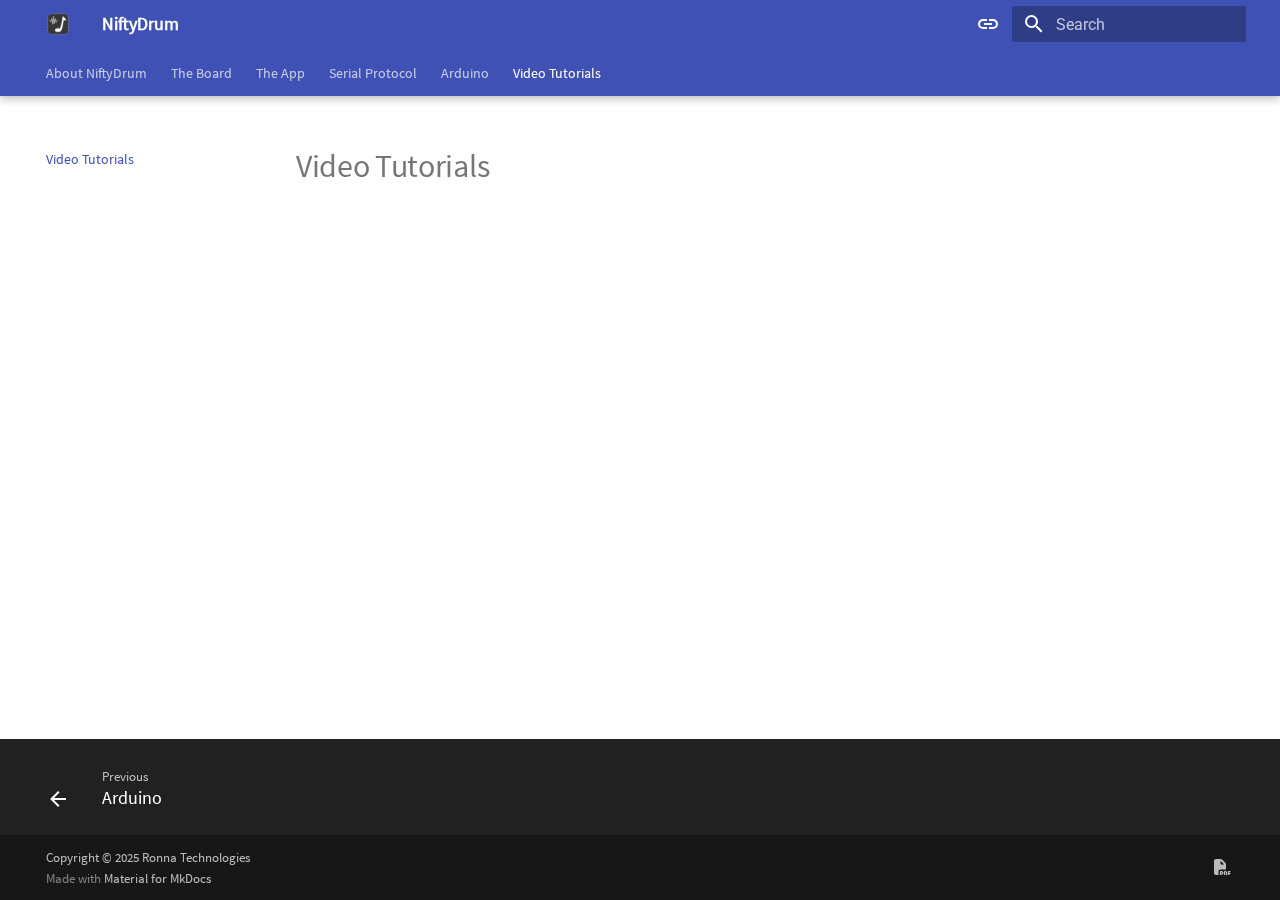
<file: 5.videos/index.html>
<!doctype html>
<html lang="en" class="no-js">
  <head>
    
      <meta charset="utf-8">
      <meta name="viewport" content="width=device-width,initial-scale=1">
      
      
      
        <link rel="canonical" href="https://doc.niftydrum.com/5.videos/">
      
      
        <link rel="prev" href="../4.arduino/">
      
      
      
        
      
      
      <link rel="icon" href="../assets/logo.png">
      <meta name="generator" content="mkdocs-1.6.1, mkdocs-material-9.7.0">
    
    
      
        <title>Video Tutorials - NiftyDrum</title>
      
    
    
      <link rel="stylesheet" href="../assets/stylesheets/main.618322db.min.css">
      
        
        <link rel="stylesheet" href="../assets/stylesheets/palette.ab4e12ef.min.css">
      
      


    
    
      
    
    
      
        
        
        <link rel="preconnect" href="https://fonts.gstatic.com" crossorigin>
        <link rel="stylesheet" href="https://fonts.googleapis.com/css?family=Roboto:300,300i,400,400i,700,700i%7CRoboto+Mono:400,400i,700,700i&display=fallback">
        <style>:root{--md-text-font:"Roboto";--md-code-font:"Roboto Mono"}</style>
      
    
    
      <link rel="stylesheet" href="../stylesheets/extra.css">
    
    <script>__md_scope=new URL("..",location),__md_hash=e=>[...e].reduce(((e,_)=>(e<<5)-e+_.charCodeAt(0)),0),__md_get=(e,_=localStorage,t=__md_scope)=>JSON.parse(_.getItem(t.pathname+"."+e)),__md_set=(e,_,t=localStorage,a=__md_scope)=>{try{t.setItem(a.pathname+"."+e,JSON.stringify(_))}catch(e){}}</script>
    
      

    
    
  </head>
  
  
    
    
      
    
    
    
    
    <body dir="ltr" data-md-color-scheme="default" data-md-color-primary="indigo" data-md-color-accent="indigo">
  
    
    <input class="md-toggle" data-md-toggle="drawer" type="checkbox" id="__drawer" autocomplete="off">
    <input class="md-toggle" data-md-toggle="search" type="checkbox" id="__search" autocomplete="off">
    <label class="md-overlay" for="__drawer"></label>
    <div data-md-component="skip">
      
        
        <a href="#video-tutorials" class="md-skip">
          Skip to content
        </a>
      
    </div>
    <div data-md-component="announce">
      
    </div>
    
    
      

  

<header class="md-header md-header--shadow md-header--lifted" data-md-component="header">
  <nav class="md-header__inner md-grid" aria-label="Header">
    <a href=".." title="NiftyDrum" class="md-header__button md-logo" aria-label="NiftyDrum" data-md-component="logo">
      
  <img src="../assets/logo.png" alt="logo">

    </a>
    <label class="md-header__button md-icon" for="__drawer">
      
      <svg xmlns="http://www.w3.org/2000/svg" viewBox="0 0 24 24"><path d="M3 6h18v2H3zm0 5h18v2H3zm0 5h18v2H3z"/></svg>
    </label>
    <div class="md-header__title" data-md-component="header-title">
      <div class="md-header__ellipsis">
        <div class="md-header__topic">
          <span class="md-ellipsis">
            NiftyDrum
          </span>
        </div>
        <div class="md-header__topic" data-md-component="header-topic">
          <span class="md-ellipsis">
            
              Video Tutorials
            
          </span>
        </div>
      </div>
    </div>
    
      
        <form class="md-header__option" data-md-component="palette">
  
    
    
    
    <input class="md-option" data-md-color-media="(prefers-color-scheme)" data-md-color-scheme="default" data-md-color-primary="indigo" data-md-color-accent="indigo"  aria-label="Switch to light mode"  type="radio" name="__palette" id="__palette_0">
    
      <label class="md-header__button md-icon" title="Switch to light mode" for="__palette_1" hidden>
        <svg xmlns="http://www.w3.org/2000/svg" viewBox="0 0 24 24"><path d="M3.9 12c0-1.71 1.39-3.1 3.1-3.1h4V7H7a5 5 0 0 0-5 5 5 5 0 0 0 5 5h4v-1.9H7c-1.71 0-3.1-1.39-3.1-3.1M8 13h8v-2H8zm9-6h-4v1.9h4c1.71 0 3.1 1.39 3.1 3.1s-1.39 3.1-3.1 3.1h-4V17h4a5 5 0 0 0 5-5 5 5 0 0 0-5-5"/></svg>
      </label>
    
  
    
    
    
    <input class="md-option" data-md-color-media="(prefers-color-scheme: light)" data-md-color-scheme="default" data-md-color-primary="indigo" data-md-color-accent="indigo"  aria-label="Switch to dark mode"  type="radio" name="__palette" id="__palette_1">
    
      <label class="md-header__button md-icon" title="Switch to dark mode" for="__palette_2" hidden>
        <svg xmlns="http://www.w3.org/2000/svg" viewBox="0 0 24 24"><path d="M17 7H7a5 5 0 0 0-5 5 5 5 0 0 0 5 5h10a5 5 0 0 0 5-5 5 5 0 0 0-5-5m0 8a3 3 0 0 1-3-3 3 3 0 0 1 3-3 3 3 0 0 1 3 3 3 3 0 0 1-3 3"/></svg>
      </label>
    
  
    
    
    
    <input class="md-option" data-md-color-media="(prefers-color-scheme: dark)" data-md-color-scheme="slate" data-md-color-primary="black" data-md-color-accent="indigo"  aria-label="Switch to system preference"  type="radio" name="__palette" id="__palette_2">
    
      <label class="md-header__button md-icon" title="Switch to system preference" for="__palette_0" hidden>
        <svg xmlns="http://www.w3.org/2000/svg" viewBox="0 0 24 24"><path d="M17 7H7a5 5 0 0 0-5 5 5 5 0 0 0 5 5h10a5 5 0 0 0 5-5 5 5 0 0 0-5-5M7 15a3 3 0 0 1-3-3 3 3 0 0 1 3-3 3 3 0 0 1 3 3 3 3 0 0 1-3 3"/></svg>
      </label>
    
  
</form>
      
    
    
      <script>var palette=__md_get("__palette");if(palette&&palette.color){if("(prefers-color-scheme)"===palette.color.media){var media=matchMedia("(prefers-color-scheme: light)"),input=document.querySelector(media.matches?"[data-md-color-media='(prefers-color-scheme: light)']":"[data-md-color-media='(prefers-color-scheme: dark)']");palette.color.media=input.getAttribute("data-md-color-media"),palette.color.scheme=input.getAttribute("data-md-color-scheme"),palette.color.primary=input.getAttribute("data-md-color-primary"),palette.color.accent=input.getAttribute("data-md-color-accent")}for(var[key,value]of Object.entries(palette.color))document.body.setAttribute("data-md-color-"+key,value)}</script>
    
    
    
      
      
        <label class="md-header__button md-icon" for="__search">
          
          <svg xmlns="http://www.w3.org/2000/svg" viewBox="0 0 24 24"><path d="M9.5 3A6.5 6.5 0 0 1 16 9.5c0 1.61-.59 3.09-1.56 4.23l.27.27h.79l5 5-1.5 1.5-5-5v-.79l-.27-.27A6.52 6.52 0 0 1 9.5 16 6.5 6.5 0 0 1 3 9.5 6.5 6.5 0 0 1 9.5 3m0 2C7 5 5 7 5 9.5S7 14 9.5 14 14 12 14 9.5 12 5 9.5 5"/></svg>
        </label>
        <div class="md-search" data-md-component="search" role="dialog">
  <label class="md-search__overlay" for="__search"></label>
  <div class="md-search__inner" role="search">
    <form class="md-search__form" name="search">
      <input type="text" class="md-search__input" name="query" aria-label="Search" placeholder="Search" autocapitalize="off" autocorrect="off" autocomplete="off" spellcheck="false" data-md-component="search-query" required>
      <label class="md-search__icon md-icon" for="__search">
        
        <svg xmlns="http://www.w3.org/2000/svg" viewBox="0 0 24 24"><path d="M9.5 3A6.5 6.5 0 0 1 16 9.5c0 1.61-.59 3.09-1.56 4.23l.27.27h.79l5 5-1.5 1.5-5-5v-.79l-.27-.27A6.52 6.52 0 0 1 9.5 16 6.5 6.5 0 0 1 3 9.5 6.5 6.5 0 0 1 9.5 3m0 2C7 5 5 7 5 9.5S7 14 9.5 14 14 12 14 9.5 12 5 9.5 5"/></svg>
        
        <svg xmlns="http://www.w3.org/2000/svg" viewBox="0 0 24 24"><path d="M20 11v2H8l5.5 5.5-1.42 1.42L4.16 12l7.92-7.92L13.5 5.5 8 11z"/></svg>
      </label>
      <nav class="md-search__options" aria-label="Search">
        
        <button type="reset" class="md-search__icon md-icon" title="Clear" aria-label="Clear" tabindex="-1">
          
          <svg xmlns="http://www.w3.org/2000/svg" viewBox="0 0 24 24"><path d="M19 6.41 17.59 5 12 10.59 6.41 5 5 6.41 10.59 12 5 17.59 6.41 19 12 13.41 17.59 19 19 17.59 13.41 12z"/></svg>
        </button>
      </nav>
      
        <div class="md-search__suggest" data-md-component="search-suggest"></div>
      
    </form>
    <div class="md-search__output">
      <div class="md-search__scrollwrap" tabindex="0" data-md-scrollfix>
        <div class="md-search-result" data-md-component="search-result">
          <div class="md-search-result__meta">
            Initializing search
          </div>
          <ol class="md-search-result__list" role="presentation"></ol>
        </div>
      </div>
    </div>
  </div>
</div>
      
    
    
  </nav>
  
    
      
<nav class="md-tabs" aria-label="Tabs" data-md-component="tabs">
  <div class="md-grid">
    <ul class="md-tabs__list">
      
        
  
  
  
  
    <li class="md-tabs__item">
      <a href=".." class="md-tabs__link">
        
  
  
    
  
  About NiftyDrum

      </a>
    </li>
  

      
        
  
  
  
  
    <li class="md-tabs__item">
      <a href="../1.board/" class="md-tabs__link">
        
  
  
    
  
  The Board

      </a>
    </li>
  

      
        
  
  
  
  
    <li class="md-tabs__item">
      <a href="../2.app/" class="md-tabs__link">
        
  
  
    
  
  The App

      </a>
    </li>
  

      
        
  
  
  
  
    <li class="md-tabs__item">
      <a href="../3.serial/" class="md-tabs__link">
        
  
  
    
  
  Serial Protocol

      </a>
    </li>
  

      
        
  
  
  
  
    <li class="md-tabs__item">
      <a href="../4.arduino/" class="md-tabs__link">
        
  
  
    
  
  Arduino

      </a>
    </li>
  

      
        
  
  
  
    
  
  
    <li class="md-tabs__item md-tabs__item--active">
      <a href="./" class="md-tabs__link">
        
  
  
    
  
  Video Tutorials

      </a>
    </li>
  

      
    </ul>
  </div>
</nav>
    
  
</header>
    
    <div class="md-container" data-md-component="container">
      
      
        
      
      <main class="md-main" data-md-component="main">
        <div class="md-main__inner md-grid">
          
            
              
              <div class="md-sidebar md-sidebar--primary" data-md-component="sidebar" data-md-type="navigation" >
                <div class="md-sidebar__scrollwrap">
                  <div class="md-sidebar__inner">
                    


  


  

<nav class="md-nav md-nav--primary md-nav--lifted md-nav--integrated" aria-label="Navigation" data-md-level="0">
  <label class="md-nav__title" for="__drawer">
    <a href=".." title="NiftyDrum" class="md-nav__button md-logo" aria-label="NiftyDrum" data-md-component="logo">
      
  <img src="../assets/logo.png" alt="logo">

    </a>
    NiftyDrum
  </label>
  
  <ul class="md-nav__list" data-md-scrollfix>
    
      
      
  
  
  
  
    <li class="md-nav__item">
      <a href=".." class="md-nav__link">
        
  
  
  <span class="md-ellipsis">
    
  
    About NiftyDrum
  

    
  </span>
  
  

      </a>
    </li>
  

    
      
      
  
  
  
  
    <li class="md-nav__item">
      <a href="../1.board/" class="md-nav__link">
        
  
  
  <span class="md-ellipsis">
    
  
    The Board
  

    
  </span>
  
  

      </a>
    </li>
  

    
      
      
  
  
  
  
    <li class="md-nav__item">
      <a href="../2.app/" class="md-nav__link">
        
  
  
  <span class="md-ellipsis">
    
  
    The App
  

    
  </span>
  
  

      </a>
    </li>
  

    
      
      
  
  
  
  
    <li class="md-nav__item">
      <a href="../3.serial/" class="md-nav__link">
        
  
  
  <span class="md-ellipsis">
    
  
    Serial Protocol
  

    
  </span>
  
  

      </a>
    </li>
  

    
      
      
  
  
  
  
    <li class="md-nav__item">
      <a href="../4.arduino/" class="md-nav__link">
        
  
  
  <span class="md-ellipsis">
    
  
    Arduino
  

    
  </span>
  
  

      </a>
    </li>
  

    
      
      
  
  
    
  
  
  
    <li class="md-nav__item md-nav__item--active">
      
      <input class="md-nav__toggle md-toggle" type="checkbox" id="__toc">
      
      
        
      
      
      <a href="./" class="md-nav__link md-nav__link--active">
        
  
  
  <span class="md-ellipsis">
    
  
    Video Tutorials
  

    
  </span>
  
  

      </a>
      
    </li>
  

    
  </ul>
</nav>
                  </div>
                </div>
              </div>
            
            
          
          
            <div class="md-content" data-md-component="content">
              
              <article class="md-content__inner md-typeset">
                
                  



<h1 id="video-tutorials">Video Tutorials<a class="headerlink" href="#video-tutorials" title="Permanent link">&para;</a></h1>
<!-- <video width="100%" controls class="light-mode-only">
  <source src="/videos/niftydrum_tutorial.mp4" type="video/mp4">
</video>

<video width="100%" controls class="dark-mode-only">
  <source src="/videos/niftydrum_tutorial.mp4" type="video/mp4">
</video> -->












                
              </article>
            </div>
          
          
  <script>var tabs=__md_get("__tabs");if(Array.isArray(tabs))e:for(var set of document.querySelectorAll(".tabbed-set")){var labels=set.querySelector(".tabbed-labels");for(var tab of tabs)for(var label of labels.getElementsByTagName("label"))if(label.innerText.trim()===tab){var input=document.getElementById(label.htmlFor);input.checked=!0;continue e}}</script>

<script>var target=document.getElementById(location.hash.slice(1));target&&target.name&&(target.checked=target.name.startsWith("__tabbed_"))</script>
        </div>
        
          <button type="button" class="md-top md-icon" data-md-component="top" hidden>
  
  <svg xmlns="http://www.w3.org/2000/svg" viewBox="0 0 24 24"><path d="M13 20h-2V8l-5.5 5.5-1.42-1.42L12 4.16l7.92 7.92-1.42 1.42L13 8z"/></svg>
  Back to top
</button>
        
      </main>
      
        <footer class="md-footer">
  
    
      
      <nav class="md-footer__inner md-grid" aria-label="Footer" >
        
          
          <a href="../4.arduino/" class="md-footer__link md-footer__link--prev" aria-label="Previous: Arduino">
            <div class="md-footer__button md-icon">
              
              <svg xmlns="http://www.w3.org/2000/svg" viewBox="0 0 24 24"><path d="M20 11v2H8l5.5 5.5-1.42 1.42L4.16 12l7.92-7.92L13.5 5.5 8 11z"/></svg>
            </div>
            <div class="md-footer__title">
              <span class="md-footer__direction">
                Previous
              </span>
              <div class="md-ellipsis">
                Arduino
              </div>
            </div>
          </a>
        
        
      </nav>
    
  
  <div class="md-footer-meta md-typeset">
    <div class="md-footer-meta__inner md-grid">
      <div class="md-copyright">
  
    <div class="md-copyright__highlight">
      Copyright &copy; 2025 Ronna Technologies
    </div>
  
  
    Made with
    <a href="https://squidfunk.github.io/mkdocs-material/" target="_blank" rel="noopener">
      Material for MkDocs
    </a>
  
</div>
      
        
<div class="md-social">
  
    
    
    
    
    <a href="/pdf/niftydrum_documentation.pdf" target="_blank" rel="noopener" title="Download PDF" class="md-social__link">
      <svg xmlns="http://www.w3.org/2000/svg" viewBox="0 0 576 512"><!--! Font Awesome Free 7.1.0 by @fontawesome - https://fontawesome.com License - https://fontawesome.com/license/free (Icons: CC BY 4.0, Fonts: SIL OFL 1.1, Code: MIT License) Copyright 2025 Fonticons, Inc.--><path d="M96 0C60.7 0 32 28.7 32 64v384c0 35.3 28.7 64 64 64h80V400c0-35.3 28.7-64 64-64h176V170.5c0-17-6.7-33.3-18.7-45.3L290.7 18.7C278.7 6.7 262.5 0 245.5 0zm261.5 176H264c-13.3 0-24-10.7-24-24V58.5zM240 380c-11 0-20 9-20 20v128c0 11 9 20 20 20s20-9 20-20v-28h12c33.1 0 60-26.9 60-60s-26.9-60-60-60zm32 80h-12v-40h12c11 0 20 9 20 20s-9 20-20 20m96-80c-11 0-20 9-20 20v128c0 11 9 20 20 20h32c28.7 0 52-23.3 52-52v-64c0-28.7-23.3-52-52-52zm20 128v-88h12c6.6 0 12 5.4 12 12v64c0 6.6-5.4 12-12 12zm88-108v128c0 11 9 20 20 20s20-9 20-20v-44h28c11 0 20-9 20-20s-9-20-20-20h-28v-24h28c11 0 20-9 20-20s-9-20-20-20h-48c-11 0-20 9-20 20"/></svg>
    </a>
  
</div>
      
    </div>
  </div>
</footer>
      
    </div>
    <div class="md-dialog" data-md-component="dialog">
      <div class="md-dialog__inner md-typeset"></div>
    </div>
    
    
    
      
      
      <script id="__config" type="application/json">{"annotate": null, "base": "..", "features": ["navigation.tracking", "navigation.tabs", "navigation.tabs.sticky", "navigation.indexes", "navigation.top", "navigation.footer", "navigation.sections", "toc.integrate", "search.suggest", "search.highlight", "content.tabs.link", "content.code.annotate", "content.code.copy", "content.tooltips"], "search": "../assets/javascripts/workers/search.7a47a382.min.js", "tags": null, "translations": {"clipboard.copied": "Copied to clipboard", "clipboard.copy": "Copy to clipboard", "search.result.more.one": "1 more on this page", "search.result.more.other": "# more on this page", "search.result.none": "No matching documents", "search.result.one": "1 matching document", "search.result.other": "# matching documents", "search.result.placeholder": "Type to start searching", "search.result.term.missing": "Missing", "select.version": "Select version"}, "version": null}</script>
    
    
      <script src="../assets/javascripts/bundle.e71a0d61.min.js"></script>
      
    
  </body>
</html>
</file>
<file: stylesheets/extra.css>
[data-md-color-scheme="default"] .dark-mode-only {
  display: none;
}

[data-md-color-scheme="slate"] .light-mode-only {
  display: none;
}

.img-shadow {
  border-radius: 8px;
  box-shadow: 0 4px 6px rgba(0, 0, 0, 0.1);
}

.img-shadow-lg {
  border-radius: 12px;
  box-shadow: 0 10px 15px rgba(0, 0, 0, 0.15);
}

.center {
  display: block;
  margin-left: auto;
  margin-right: auto;
}


@font-face 
{
  font-family: 'SourceSansPro';
  src: url('../assets/SourceSansPro.ttf') format('truetype');
  font-weight: normal;
  font-style: normal;
}

body
{
  font-family: 'SourceSansPro', 'Roboto', 'Helvetica', 'Arial', sans-serif !important;
  text-align: justify;
}



/* PDF-specific font size adjustments */
@media print {

  *
  {
    
    font-family: 'SourceSansPro', 'Roboto', 'Helvetica', 'Arial', sans-serif !important;
  }

    h1, h2, h3, h4, h5, h6 
  {
    border-bottom-color: #004DFF !important;
  }

  .dark-mode-only 
  {
    display: none !important;
  }
  
  .light-mode-only 
  {
    display: block !important;
  }

  .img-shadow-lg 
  {
    border: 1px solid #ddd !important;
    box-shadow: none !important;
  }

  /* Base font size for body text */
  body {
    font-family: 'SourceSansPro', 'Roboto', 'Helvetica', 'Arial', sans-serif !important;
    font-size: 12pt !important;
    text-align: justify;
  }
  
  /* Headers */
  h1 {
    font-size: 28pt !important;
  }
  
  h2 {
    font-size: 24pt !important;
  }
  
  h3 {
    font-size: 20pt !important;
  }
  
  h4 {
    font-size: 18pt !important;
  }
  
  h5 {
    font-size: 16pt !important;
  }
  
  h6 {
    font-size: 14pt !important;
  }
  
  /* Table of Contents */
  .pdf-toc,
  .pdf-toc li,
  .pdf-toc a {
    font-size: 12pt !important;
  }
  
  /* Paragraphs and general text */
  p, li, td, th {
    font-size: 12pt !important;
  }
  
  /* Code blocks */
  code, pre {
    font-size: 12pt !important;
  }
}
</file>
<file: assets/stylesheets/main.84d31ad4.min.css>
@charset "UTF-8";html{-webkit-text-size-adjust:none;-moz-text-size-adjust:none;text-size-adjust:none;box-sizing:border-box}*,:after,:before{box-sizing:inherit}@media (prefers-reduced-motion){*,:after,:before{transition:none!important}}body{margin:0}a,button,input,label{-webkit-tap-highlight-color:transparent}a{color:inherit;text-decoration:none}hr{border:0;box-sizing:initial;display:block;height:.05rem;overflow:visible;padding:0}small{font-size:80%}sub,sup{line-height:1em}img{border-style:none}table{border-collapse:initial;border-spacing:0}td,th{font-weight:400;vertical-align:top}button{background:#0000;border:0;font-family:inherit;font-size:inherit;margin:0;padding:0}input{border:0;outline:none}:root{--md-primary-fg-color:#4051b5;--md-primary-fg-color--light:#5d6cc0;--md-primary-fg-color--dark:#303fa1;--md-primary-bg-color:#fff;--md-primary-bg-color--light:#ffffffb3;--md-accent-fg-color:#526cfe;--md-accent-fg-color--transparent:#526cfe1a;--md-accent-bg-color:#fff;--md-accent-bg-color--light:#ffffffb3}[data-md-color-scheme=default]{color-scheme:light}[data-md-color-scheme=default] img[src$="#gh-dark-mode-only"],[data-md-color-scheme=default] img[src$="#only-dark"]{display:none}:root,[data-md-color-scheme=default]{--md-hue:225deg;--md-default-fg-color:#000000de;--md-default-fg-color--light:#0000008a;--md-default-fg-color--lighter:#00000052;--md-default-fg-color--lightest:#00000012;--md-default-bg-color:#fff;--md-default-bg-color--light:#ffffffb3;--md-default-bg-color--lighter:#ffffff4d;--md-default-bg-color--lightest:#ffffff1f;--md-code-fg-color:#36464e;--md-code-bg-color:#f5f5f5;--md-code-hl-color:#4287ff;--md-code-hl-color--light:#4287ff1a;--md-code-hl-number-color:#d52a2a;--md-code-hl-special-color:#db1457;--md-code-hl-function-color:#a846b9;--md-code-hl-constant-color:#6e59d9;--md-code-hl-keyword-color:#3f6ec6;--md-code-hl-string-color:#1c7d4d;--md-code-hl-name-color:var(--md-code-fg-color);--md-code-hl-operator-color:var(--md-default-fg-color--light);--md-code-hl-punctuation-color:var(--md-default-fg-color--light);--md-code-hl-comment-color:var(--md-default-fg-color--light);--md-code-hl-generic-color:var(--md-default-fg-color--light);--md-code-hl-variable-color:var(--md-default-fg-color--light);--md-typeset-color:var(--md-default-fg-color);--md-typeset-a-color:var(--md-primary-fg-color);--md-typeset-del-color:#f5503d26;--md-typeset-ins-color:#0bd57026;--md-typeset-kbd-color:#fafafa;--md-typeset-kbd-accent-color:#fff;--md-typeset-kbd-border-color:#b8b8b8;--md-typeset-mark-color:#ffff0080;--md-typeset-table-color:#0000001f;--md-typeset-table-color--light:rgba(0,0,0,.035);--md-admonition-fg-color:var(--md-default-fg-color);--md-admonition-bg-color:var(--md-default-bg-color);--md-warning-fg-color:#000000de;--md-warning-bg-color:#ff9;--md-footer-fg-color:#fff;--md-footer-fg-color--light:#ffffffb3;--md-footer-fg-color--lighter:#ffffff73;--md-footer-bg-color:#000000de;--md-footer-bg-color--dark:#00000052;--md-shadow-z1:0 0.2rem 0.5rem #0000000d,0 0 0.05rem #0000001a;--md-shadow-z2:0 0.2rem 0.5rem #0000001a,0 0 0.05rem #00000040;--md-shadow-z3:0 0.2rem 0.5rem #0003,0 0 0.05rem #00000059}.md-icon svg{fill:currentcolor;display:block;height:1.2rem;width:1.2rem}body{-webkit-font-smoothing:antialiased;-moz-osx-font-smoothing:grayscale;--md-text-font-family:var(--md-text-font,_),-apple-system,BlinkMacSystemFont,Helvetica,Arial,sans-serif;--md-code-font-family:var(--md-code-font,_),SFMono-Regular,Consolas,Menlo,monospace}aside,body,input{font-feature-settings:"kern","liga";color:var(--md-typeset-color);font-family:var(--md-text-font-family)}code,kbd,pre{font-feature-settings:"kern";font-family:var(--md-code-font-family)}:root{--md-typeset-table-sort-icon:url('data:image/svg+xml;charset=utf-8,<svg xmlns="http://www.w3.org/2000/svg" viewBox="0 0 24 24"><path d="m18 21-4-4h3V7h-3l4-4 4 4h-3v10h3M2 19v-2h10v2M2 13v-2h7v2M2 7V5h4v2z"/></svg>');--md-typeset-table-sort-icon--asc:url('data:image/svg+xml;charset=utf-8,<svg xmlns="http://www.w3.org/2000/svg" viewBox="0 0 24 24"><path d="M19 17h3l-4 4-4-4h3V3h2M2 17h10v2H2M6 5v2H2V5m0 6h7v2H2z"/></svg>');--md-typeset-table-sort-icon--desc:url('data:image/svg+xml;charset=utf-8,<svg xmlns="http://www.w3.org/2000/svg" viewBox="0 0 24 24"><path d="M19 7h3l-4-4-4 4h3v14h2M2 17h10v2H2M6 5v2H2V5m0 6h7v2H2z"/></svg>')}.md-typeset{-webkit-print-color-adjust:exact;color-adjust:exact;font-size:.8rem;line-height:1.6;overflow-wrap:break-word}@media print{.md-typeset{font-size:.68rem}}.md-typeset blockquote,.md-typeset dl,.md-typeset figure,.md-typeset ol,.md-typeset pre,.md-typeset ul{margin-bottom:1em;margin-top:1em}.md-typeset h1{color:var(--md-default-fg-color--light);font-size:2em;line-height:1.3;margin:0 0 1.25em}.md-typeset h1,.md-typeset h2{font-weight:300;letter-spacing:-.01em}.md-typeset h2{font-size:1.5625em;line-height:1.4;margin:1.6em 0 .64em}.md-typeset h3{font-size:1.25em;font-weight:400;letter-spacing:-.01em;line-height:1.5;margin:1.6em 0 .8em}.md-typeset h2+h3{margin-top:.8em}.md-typeset h4{font-weight:700;letter-spacing:-.01em;margin:1em 0}.md-typeset h5,.md-typeset h6{color:var(--md-default-fg-color--light);font-size:.8em;font-weight:700;letter-spacing:-.01em;margin:1.25em 0}.md-typeset h5{text-transform:uppercase}.md-typeset h5 code{text-transform:none}.md-typeset hr{border-bottom:.05rem solid var(--md-default-fg-color--lightest);display:flow-root;margin:1.5em 0}.md-typeset a{color:var(--md-typeset-a-color);word-break:break-word}.md-typeset a,.md-typeset a:before{transition:color 125ms}.md-typeset a:focus,.md-typeset a:hover{color:var(--md-accent-fg-color)}.md-typeset a:focus code,.md-typeset a:hover code{background-color:var(--md-accent-fg-color--transparent)}.md-typeset a code{color:currentcolor;transition:background-color 125ms}.md-typeset a.focus-visible{outline-color:var(--md-accent-fg-color);outline-offset:.2rem}.md-typeset code,.md-typeset kbd,.md-typeset pre{color:var(--md-code-fg-color);direction:ltr;font-variant-ligatures:none}@media print{.md-typeset code,.md-typeset kbd,.md-typeset pre{white-space:pre-wrap}}.md-typeset code{background-color:var(--md-code-bg-color);border-radius:.1rem;-webkit-box-decoration-break:clone;box-decoration-break:clone;font-size:.85em;padding:0 .2941176471em;word-break:break-word}.md-typeset code:not(.focus-visible){-webkit-tap-highlight-color:transparent;outline:none}.md-typeset pre{display:flow-root;line-height:1.4;position:relative}.md-typeset pre>code{-webkit-box-decoration-break:slice;box-decoration-break:slice;box-shadow:none;display:block;margin:0;outline-color:var(--md-accent-fg-color);overflow:auto;padding:.7720588235em 1.1764705882em;scrollbar-color:var(--md-default-fg-color--lighter) #0000;scrollbar-width:thin;touch-action:auto;word-break:normal}.md-typeset pre>code:hover{scrollbar-color:var(--md-accent-fg-color) #0000}.md-typeset pre>code::-webkit-scrollbar{height:.2rem;width:.2rem}.md-typeset pre>code::-webkit-scrollbar-thumb{background-color:var(--md-default-fg-color--lighter)}.md-typeset pre>code::-webkit-scrollbar-thumb:hover{background-color:var(--md-accent-fg-color)}.md-typeset kbd{background-color:var(--md-typeset-kbd-color);border-radius:.1rem;box-shadow:0 .1rem 0 .05rem var(--md-typeset-kbd-border-color),0 .1rem 0 var(--md-typeset-kbd-border-color),0 -.1rem .2rem var(--md-typeset-kbd-accent-color) inset;color:var(--md-default-fg-color);display:inline-block;font-size:.75em;padding:0 .6666666667em;vertical-align:text-top;word-break:break-word}.md-typeset mark{background-color:var(--md-typeset-mark-color);-webkit-box-decoration-break:clone;box-decoration-break:clone;color:inherit;word-break:break-word}.md-typeset abbr{border-bottom:.05rem dotted var(--md-default-fg-color--light);cursor:help;text-decoration:none}.md-typeset small{opacity:.75}[dir=ltr] .md-typeset sub,[dir=ltr] .md-typeset sup{margin-left:.078125em}[dir=rtl] .md-typeset sub,[dir=rtl] .md-typeset sup{margin-right:.078125em}[dir=ltr] .md-typeset blockquote{padding-left:.6rem}[dir=rtl] .md-typeset blockquote{padding-right:.6rem}[dir=ltr] .md-typeset blockquote{border-left:.2rem solid var(--md-default-fg-color--lighter)}[dir=rtl] .md-typeset blockquote{border-right:.2rem solid var(--md-default-fg-color--lighter)}.md-typeset blockquote{color:var(--md-default-fg-color--light);margin-left:0;margin-right:0}.md-typeset ul{list-style-type:disc}.md-typeset ul[type]{list-style-type:revert-layer}[dir=ltr] .md-typeset ol,[dir=ltr] .md-typeset ul{margin-left:.625em}[dir=rtl] .md-typeset ol,[dir=rtl] .md-typeset ul{margin-right:.625em}.md-typeset ol,.md-typeset ul{padding:0}.md-typeset ol:not([hidden]),.md-typeset ul:not([hidden]){display:flow-root}.md-typeset ol ol,.md-typeset ul ol{list-style-type:lower-alpha}.md-typeset ol ol ol,.md-typeset ul ol ol{list-style-type:lower-roman}.md-typeset ol ol ol ol,.md-typeset ul ol ol ol{list-style-type:upper-alpha}.md-typeset ol ol ol ol ol,.md-typeset ul ol ol ol ol{list-style-type:upper-roman}.md-typeset ol[type],.md-typeset ul[type]{list-style-type:revert-layer}[dir=ltr] .md-typeset ol li,[dir=ltr] .md-typeset ul li{margin-left:1.25em}[dir=rtl] .md-typeset ol li,[dir=rtl] .md-typeset ul li{margin-right:1.25em}.md-typeset ol li,.md-typeset ul li{margin-bottom:.5em}.md-typeset ol li blockquote,.md-typeset ol li p,.md-typeset ul li blockquote,.md-typeset ul li p{margin:.5em 0}.md-typeset ol li:last-child,.md-typeset ul li:last-child{margin-bottom:0}[dir=ltr] .md-typeset ol li ol,[dir=ltr] .md-typeset ol li ul,[dir=ltr] .md-typeset ul li ol,[dir=ltr] .md-typeset ul li ul{margin-left:.625em}[dir=rtl] .md-typeset ol li ol,[dir=rtl] .md-typeset ol li ul,[dir=rtl] .md-typeset ul li ol,[dir=rtl] .md-typeset ul li ul{margin-right:.625em}.md-typeset ol li ol,.md-typeset ol li ul,.md-typeset ul li ol,.md-typeset ul li ul{margin-bottom:.5em;margin-top:.5em}[dir=ltr] .md-typeset dd{margin-left:1.875em}[dir=rtl] .md-typeset dd{margin-right:1.875em}.md-typeset dd{margin-bottom:1.5em;margin-top:1em}.md-typeset img,.md-typeset svg,.md-typeset video{height:auto;max-width:100%}.md-typeset img[align=left]{margin:1em 1em 1em 0}.md-typeset img[align=right]{margin:1em 0 1em 1em}.md-typeset img[align]:only-child{margin-top:0}.md-typeset figure{display:flow-root;margin:1em auto;max-width:100%;text-align:center;width:fit-content}.md-typeset figure img{display:block;margin:0 auto}.md-typeset figcaption{font-style:italic;margin:1em auto;max-width:24rem}.md-typeset iframe{max-width:100%}.md-typeset table:not([class]){background-color:var(--md-default-bg-color);border:.05rem solid var(--md-typeset-table-color);border-radius:.1rem;display:inline-block;font-size:.64rem;max-width:100%;overflow:auto;touch-action:auto}@media print{.md-typeset table:not([class]){display:table}}.md-typeset table:not([class])+*{margin-top:1.5em}.md-typeset table:not([class]) td>:first-child,.md-typeset table:not([class]) th>:first-child{margin-top:0}.md-typeset table:not([class]) td>:last-child,.md-typeset table:not([class]) th>:last-child{margin-bottom:0}.md-typeset table:not([class]) td:not([align]),.md-typeset table:not([class]) th:not([align]){text-align:left}[dir=rtl] .md-typeset table:not([class]) td:not([align]),[dir=rtl] .md-typeset table:not([class]) th:not([align]){text-align:right}.md-typeset table:not([class]) th{font-weight:700;min-width:5rem;padding:.9375em 1.25em;vertical-align:top}.md-typeset table:not([class]) td{border-top:.05rem solid var(--md-typeset-table-color);padding:.9375em 1.25em;vertical-align:top}.md-typeset table:not([class]) tbody tr{transition:background-color 125ms}.md-typeset table:not([class]) tbody tr:hover{background-color:var(--md-typeset-table-color--light);box-shadow:0 .05rem 0 var(--md-default-bg-color) inset}.md-typeset table:not([class]) a{word-break:normal}.md-typeset table th[role=columnheader]{cursor:pointer}[dir=ltr] .md-typeset table th[role=columnheader]:after{margin-left:.5em}[dir=rtl] .md-typeset table th[role=columnheader]:after{margin-right:.5em}.md-typeset table th[role=columnheader]:after{content:"";display:inline-block;height:1.2em;-webkit-mask-image:var(--md-typeset-table-sort-icon);mask-image:var(--md-typeset-table-sort-icon);-webkit-mask-repeat:no-repeat;mask-repeat:no-repeat;-webkit-mask-size:contain;mask-size:contain;transition:background-color 125ms;vertical-align:text-bottom;width:1.2em}.md-typeset table th[role=columnheader]:hover:after{background-color:var(--md-default-fg-color--lighter)}.md-typeset table th[role=columnheader][aria-sort=ascending]:after{background-color:var(--md-default-fg-color--light);-webkit-mask-image:var(--md-typeset-table-sort-icon--asc);mask-image:var(--md-typeset-table-sort-icon--asc)}.md-typeset table th[role=columnheader][aria-sort=descending]:after{background-color:var(--md-default-fg-color--light);-webkit-mask-image:var(--md-typeset-table-sort-icon--desc);mask-image:var(--md-typeset-table-sort-icon--desc)}.md-typeset__scrollwrap{margin:1em -.8rem;overflow-x:auto;touch-action:auto}.md-typeset__table{display:inline-block;margin-bottom:.5em;padding:0 .8rem}@media print{.md-typeset__table{display:block}}html .md-typeset__table table{display:table;margin:0;overflow:hidden;width:100%}@media screen and (max-width:44.984375em){.md-content__inner>pre{margin:1em -.8rem}.md-content__inner>pre code{border-radius:0}}.md-typeset .md-author{border-radius:100%;display:block;flex-shrink:0;height:1.6rem;overflow:hidden;position:relative;transition:color 125ms,transform 125ms;width:1.6rem}.md-typeset .md-author img{display:block}.md-typeset .md-author--more{background:var(--md-default-fg-color--lightest);color:var(--md-default-fg-color--lighter);font-size:.6rem;font-weight:700;line-height:1.6rem;text-align:center}.md-typeset .md-author--long{height:2.4rem;width:2.4rem}.md-typeset a.md-author{transform:scale(1)}.md-typeset a.md-author img{border-radius:100%;filter:grayscale(100%) opacity(75%);transition:filter 125ms}.md-typeset a.md-author:focus,.md-typeset a.md-author:hover{transform:scale(1.1);z-index:1}.md-typeset a.md-author:focus img,.md-typeset a.md-author:hover img{filter:grayscale(0)}.md-banner{background-color:var(--md-footer-bg-color);color:var(--md-footer-fg-color);overflow:auto}@media print{.md-banner{display:none}}.md-banner--warning{background-color:var(--md-warning-bg-color);color:var(--md-warning-fg-color)}.md-banner__inner{font-size:.7rem;margin:.6rem auto;padding:0 .8rem}[dir=ltr] .md-banner__button{float:right}[dir=rtl] .md-banner__button{float:left}.md-banner__button{color:inherit;cursor:pointer;transition:opacity .25s}.no-js .md-banner__button{display:none}.md-banner__button:hover{opacity:.7}html{font-size:125%;height:100%;overflow-x:hidden}@media screen and (min-width:100em){html{font-size:137.5%}}@media screen and (min-width:125em){html{font-size:150%}}body{background-color:var(--md-default-bg-color);display:flex;flex-direction:column;font-size:.5rem;min-height:100%;position:relative;width:100%}@media print{body{display:block}}@media screen and (max-width:59.984375em){body[data-md-scrolllock]{position:fixed}}.md-grid{margin-left:auto;margin-right:auto;max-width:61rem}.md-container{display:flex;flex-direction:column;flex-grow:1}@media print{.md-container{display:block}}.md-main{flex-grow:1}.md-main__inner{display:flex;height:100%;margin-top:1.5rem}.md-ellipsis{overflow:hidden;text-overflow:ellipsis}.md-toggle{display:none}.md-option{height:0;opacity:0;position:absolute;width:0}.md-option:checked+label:not([hidden]){display:block}.md-option.focus-visible+label{outline-color:var(--md-accent-fg-color);outline-style:auto}.md-skip{background-color:var(--md-default-fg-color);border-radius:.1rem;color:var(--md-default-bg-color);font-size:.64rem;margin:.5rem;opacity:0;outline-color:var(--md-accent-fg-color);padding:.3rem .5rem;position:fixed;transform:translateY(.4rem);z-index:-1}.md-skip:focus{opacity:1;transform:translateY(0);transition:transform .25s cubic-bezier(.4,0,.2,1),opacity 175ms 75ms;z-index:10}@page{margin:25mm}:root{--md-clipboard-icon:url('data:image/svg+xml;charset=utf-8,<svg xmlns="http://www.w3.org/2000/svg" viewBox="0 0 24 24"><path d="M19 21H8V7h11m0-2H8a2 2 0 0 0-2 2v14a2 2 0 0 0 2 2h11a2 2 0 0 0 2-2V7a2 2 0 0 0-2-2m-3-4H4a2 2 0 0 0-2 2v14h2V3h12z"/></svg>')}.md-clipboard{border-radius:.1rem;color:var(--md-default-fg-color--lightest);cursor:pointer;height:1.5em;outline-color:var(--md-accent-fg-color);outline-offset:.1rem;position:absolute;right:.5em;top:.5em;transition:color .25s;width:1.5em;z-index:1}@media print{.md-clipboard{display:none}}.md-clipboard:not(.focus-visible){-webkit-tap-highlight-color:transparent;outline:none}:hover>.md-clipboard{color:var(--md-default-fg-color--light)}.md-clipboard:focus,.md-clipboard:hover{color:var(--md-accent-fg-color)}.md-clipboard:after{background-color:currentcolor;content:"";display:block;height:1.125em;margin:0 auto;-webkit-mask-image:var(--md-clipboard-icon);mask-image:var(--md-clipboard-icon);-webkit-mask-position:center;mask-position:center;-webkit-mask-repeat:no-repeat;mask-repeat:no-repeat;-webkit-mask-size:contain;mask-size:contain;width:1.125em}.md-clipboard--inline{cursor:pointer}.md-clipboard--inline code{transition:color .25s,background-color .25s}.md-clipboard--inline:focus code,.md-clipboard--inline:hover code{background-color:var(--md-accent-fg-color--transparent);color:var(--md-accent-fg-color)}.md-typeset .md-code__content{display:grid}@keyframes consent{0%{opacity:0;transform:translateY(100%)}to{opacity:1;transform:translateY(0)}}@keyframes overlay{0%{opacity:0}to{opacity:1}}.md-consent__overlay{animation:overlay .25s both;-webkit-backdrop-filter:blur(.1rem);backdrop-filter:blur(.1rem);background-color:#0000008a;height:100%;opacity:1;position:fixed;top:0;width:100%;z-index:5}.md-consent__inner{animation:consent .5s cubic-bezier(.1,.7,.1,1) both;background-color:var(--md-default-bg-color);border:0;border-radius:.1rem;bottom:0;box-shadow:0 0 .2rem #0000001a,0 .2rem .4rem #0003;max-height:100%;overflow:auto;padding:0;position:fixed;width:100%;z-index:5}.md-consent__form{padding:.8rem}.md-consent__settings{display:none;margin:1em 0}input:checked+.md-consent__settings{display:block}.md-consent__controls{margin-bottom:.8rem}.md-typeset .md-consent__controls .md-button{display:inline}@media screen and (max-width:44.984375em){.md-typeset .md-consent__controls .md-button{display:block;margin-top:.4rem;text-align:center;width:100%}}.md-consent label{cursor:pointer}.md-content{flex-grow:1;min-width:0}.md-content__inner{margin:0 .8rem 1.2rem;padding-top:.6rem}@media screen and (min-width:76.25em){[dir=ltr] .md-sidebar--primary:not([hidden])~.md-content>.md-content__inner{margin-left:1.2rem}[dir=ltr] .md-sidebar--secondary:not([hidden])~.md-content>.md-content__inner,[dir=rtl] .md-sidebar--primary:not([hidden])~.md-content>.md-content__inner{margin-right:1.2rem}[dir=rtl] .md-sidebar--secondary:not([hidden])~.md-content>.md-content__inner{margin-left:1.2rem}}.md-content__inner:before{content:"";display:block;height:.4rem}.md-content__inner>:last-child{margin-bottom:0}[dir=ltr] .md-content__button{float:right}[dir=rtl] .md-content__button{float:left}[dir=ltr] .md-content__button{margin-left:.4rem}[dir=rtl] .md-content__button{margin-right:.4rem}.md-content__button{margin:.4rem 0;padding:0}@media print{.md-content__button{display:none}}.md-typeset .md-content__button{color:var(--md-default-fg-color--lighter)}.md-content__button svg{display:inline;vertical-align:top}[dir=rtl] .md-content__button svg{transform:scaleX(-1)}[dir=ltr] .md-dialog{right:.8rem}[dir=rtl] .md-dialog{left:.8rem}.md-dialog{background-color:var(--md-default-fg-color);border-radius:.1rem;bottom:.8rem;box-shadow:var(--md-shadow-z3);min-width:11.1rem;opacity:0;padding:.4rem .6rem;pointer-events:none;position:fixed;transform:translateY(100%);transition:transform 0ms .4s,opacity .4s;z-index:4}@media print{.md-dialog{display:none}}.md-dialog--active{opacity:1;pointer-events:auto;transform:translateY(0);transition:transform .4s cubic-bezier(.075,.85,.175,1),opacity .4s}.md-dialog__inner{color:var(--md-default-bg-color);font-size:.7rem}.md-feedback{margin:2em 0 1em;text-align:center}.md-feedback fieldset{border:none;margin:0;padding:0}.md-feedback__title{font-weight:700;margin:1em auto}.md-feedback__inner{position:relative}.md-feedback__list{display:flex;flex-wrap:wrap;place-content:baseline center;position:relative}.md-feedback__list:hover .md-icon:not(:disabled){color:var(--md-default-fg-color--lighter)}:disabled .md-feedback__list{min-height:1.8rem}.md-feedback__icon{color:var(--md-default-fg-color--light);cursor:pointer;flex-shrink:0;margin:0 .1rem;transition:color 125ms}.md-feedback__icon:not(:disabled).md-icon:hover{color:var(--md-accent-fg-color)}.md-feedback__icon:disabled{color:var(--md-default-fg-color--lightest);pointer-events:none}.md-feedback__note{opacity:0;position:relative;transform:translateY(.4rem);transition:transform .4s cubic-bezier(.1,.7,.1,1),opacity .15s}.md-feedback__note>*{margin:0 auto;max-width:16rem}:disabled .md-feedback__note{opacity:1;transform:translateY(0)}@media print{.md-feedback{display:none}}.md-footer{background-color:var(--md-footer-bg-color);color:var(--md-footer-fg-color)}@media print{.md-footer{display:none}}.md-footer__inner{justify-content:space-between;overflow:auto;padding:.2rem}.md-footer__inner:not([hidden]){display:flex}.md-footer__link{align-items:end;display:flex;flex-grow:0.01;margin-bottom:.4rem;margin-top:1rem;max-width:100%;outline-color:var(--md-accent-fg-color);overflow:hidden;transition:opacity .25s}.md-footer__link:focus,.md-footer__link:hover{opacity:.7}[dir=rtl] .md-footer__link svg{transform:scaleX(-1)}@media screen and (max-width:44.984375em){.md-footer__link--prev{flex-shrink:0}.md-footer__link--prev .md-footer__title{display:none}}[dir=ltr] .md-footer__link--next{margin-left:auto}[dir=rtl] .md-footer__link--next{margin-right:auto}.md-footer__link--next{text-align:right}[dir=rtl] .md-footer__link--next{text-align:left}.md-footer__title{flex-grow:1;font-size:.9rem;margin-bottom:.7rem;max-width:calc(100% - 2.4rem);padding:0 1rem;white-space:nowrap}.md-footer__button{margin:.2rem;padding:.4rem}.md-footer__direction{font-size:.64rem;opacity:.7}.md-footer-meta{background-color:var(--md-footer-bg-color--dark)}.md-footer-meta__inner{display:flex;flex-wrap:wrap;justify-content:space-between;padding:.2rem}html .md-footer-meta.md-typeset a{color:var(--md-footer-fg-color--light)}html .md-footer-meta.md-typeset a:focus,html .md-footer-meta.md-typeset a:hover{color:var(--md-footer-fg-color)}.md-copyright{color:var(--md-footer-fg-color--lighter);font-size:.64rem;margin:auto .6rem;padding:.4rem 0;width:100%}@media screen and (min-width:45em){.md-copyright{width:auto}}.md-copyright__highlight{color:var(--md-footer-fg-color--light)}.md-social{display:inline-flex;gap:.2rem;margin:0 .4rem;padding:.2rem 0 .6rem}@media screen and (min-width:45em){.md-social{padding:.6rem 0}}.md-social__link{display:inline-block;height:1.6rem;text-align:center;width:1.6rem}.md-social__link:before{line-height:1.9}.md-social__link svg{fill:currentcolor;max-height:.8rem;vertical-align:-25%}.md-typeset .md-button{border:.1rem solid;border-radius:.1rem;color:var(--md-primary-fg-color);cursor:pointer;display:inline-block;font-weight:700;padding:.625em 2em;transition:color 125ms,background-color 125ms,border-color 125ms}.md-typeset .md-button--primary{background-color:var(--md-primary-fg-color);border-color:var(--md-primary-fg-color);color:var(--md-primary-bg-color)}.md-typeset .md-button:focus,.md-typeset .md-button:hover{background-color:var(--md-accent-fg-color);border-color:var(--md-accent-fg-color);color:var(--md-accent-bg-color)}[dir=ltr] .md-typeset .md-input{border-top-left-radius:.1rem}[dir=ltr] .md-typeset .md-input,[dir=rtl] .md-typeset .md-input{border-top-right-radius:.1rem}[dir=rtl] .md-typeset .md-input{border-top-left-radius:.1rem}.md-typeset .md-input{border-bottom:.1rem solid var(--md-default-fg-color--lighter);box-shadow:var(--md-shadow-z1);font-size:.8rem;height:1.8rem;padding:0 .6rem;transition:border .25s,box-shadow .25s}.md-typeset .md-input:focus,.md-typeset .md-input:hover{border-bottom-color:var(--md-accent-fg-color);box-shadow:var(--md-shadow-z2)}.md-typeset .md-input--stretch{width:100%}.md-header{background-color:var(--md-primary-fg-color);box-shadow:0 0 .2rem #0000,0 .2rem .4rem #0000;color:var(--md-primary-bg-color);display:block;left:0;position:sticky;right:0;top:0;z-index:4}@media print{.md-header{display:none}}.md-header[hidden]{transform:translateY(-100%);transition:transform .25s cubic-bezier(.8,0,.6,1),box-shadow .25s}.md-header--shadow{box-shadow:0 0 .2rem #0000001a,0 .2rem .4rem #0003;transition:transform .25s cubic-bezier(.1,.7,.1,1),box-shadow .25s}.md-header__inner{align-items:center;display:flex;padding:0 .2rem}.md-header__button{color:currentcolor;cursor:pointer;margin:.2rem;outline-color:var(--md-accent-fg-color);padding:.4rem;position:relative;transition:opacity .25s;vertical-align:middle;z-index:1}.md-header__button:hover{opacity:.7}.md-header__button:not([hidden]){display:inline-block}.md-header__button:not(.focus-visible){-webkit-tap-highlight-color:transparent;outline:none}.md-header__button.md-logo{margin:.2rem;padding:.4rem}@media screen and (max-width:76.234375em){.md-header__button.md-logo{display:none}}.md-header__button.md-logo img,.md-header__button.md-logo svg{fill:currentcolor;display:block;height:1.2rem;width:auto}@media screen and (min-width:60em){.md-header__button[for=__search]{display:none}}.no-js .md-header__button[for=__search]{display:none}[dir=rtl] .md-header__button[for=__search] svg{transform:scaleX(-1)}@media screen and (min-width:76.25em){.md-header__button[for=__drawer]{display:none}}.md-header__topic{display:flex;max-width:100%;position:absolute;transition:transform .4s cubic-bezier(.1,.7,.1,1),opacity .15s;white-space:nowrap}.md-header__topic+.md-header__topic{opacity:0;pointer-events:none;transform:translateX(1.25rem);transition:transform .4s cubic-bezier(1,.7,.1,.1),opacity .15s;z-index:-1}[dir=rtl] .md-header__topic+.md-header__topic{transform:translateX(-1.25rem)}.md-header__topic:first-child{font-weight:700}[dir=ltr] .md-header__title{margin-left:1rem;margin-right:.4rem}[dir=rtl] .md-header__title{margin-left:.4rem;margin-right:1rem}.md-header__title{flex-grow:1;font-size:.9rem;height:2.4rem;line-height:2.4rem}.md-header__title--active .md-header__topic{opacity:0;pointer-events:none;transform:translateX(-1.25rem);transition:transform .4s cubic-bezier(1,.7,.1,.1),opacity .15s;z-index:-1}[dir=rtl] .md-header__title--active .md-header__topic{transform:translateX(1.25rem)}.md-header__title--active .md-header__topic+.md-header__topic{opacity:1;pointer-events:auto;transform:translateX(0);transition:transform .4s cubic-bezier(.1,.7,.1,1),opacity .15s;z-index:0}.md-header__title>.md-header__ellipsis{height:100%;position:relative;width:100%}.md-header__option{display:flex;flex-shrink:0;max-width:100%;transition:max-width 0ms .25s,opacity .25s .25s;white-space:nowrap}[data-md-toggle=search]:checked~.md-header .md-header__option{max-width:0;opacity:0;transition:max-width 0ms,opacity 0ms}.md-header__option>input{bottom:0}.md-header__source{display:none}@media screen and (min-width:60em){[dir=ltr] .md-header__source{margin-left:1rem}[dir=rtl] .md-header__source{margin-right:1rem}.md-header__source{display:block;max-width:11.7rem;width:11.7rem}}@media screen and (min-width:76.25em){[dir=ltr] .md-header__source{margin-left:1.4rem}[dir=rtl] .md-header__source{margin-right:1.4rem}}.md-meta{color:var(--md-default-fg-color--light);font-size:.7rem;line-height:1.3}.md-meta__list{display:inline-flex;flex-wrap:wrap;list-style:none;margin:0;padding:0}.md-meta__item:not(:last-child):after{content:"·";margin-left:.2rem;margin-right:.2rem}.md-meta__link{color:var(--md-typeset-a-color)}.md-meta__link:focus,.md-meta__link:hover{color:var(--md-accent-fg-color)}.md-draft{background-color:#ff1744;border-radius:.125em;color:#fff;display:inline-block;font-weight:700;padding-left:.5714285714em;padding-right:.5714285714em}:root{--md-nav-icon--prev:url('data:image/svg+xml;charset=utf-8,<svg xmlns="http://www.w3.org/2000/svg" viewBox="0 0 24 24"><path d="M20 11v2H8l5.5 5.5-1.42 1.42L4.16 12l7.92-7.92L13.5 5.5 8 11z"/></svg>');--md-nav-icon--next:url('data:image/svg+xml;charset=utf-8,<svg xmlns="http://www.w3.org/2000/svg" viewBox="0 0 24 24"><path d="M8.59 16.58 13.17 12 8.59 7.41 10 6l6 6-6 6z"/></svg>');--md-toc-icon:url('data:image/svg+xml;charset=utf-8,<svg xmlns="http://www.w3.org/2000/svg" viewBox="0 0 24 24"><path d="M3 9h14V7H3zm0 4h14v-2H3zm0 4h14v-2H3zm16 0h2v-2h-2zm0-10v2h2V7zm0 6h2v-2h-2z"/></svg>')}.md-nav{font-size:.7rem;line-height:1.3}.md-nav__title{color:var(--md-default-fg-color--light);display:block;font-weight:700;overflow:hidden;padding:0 .6rem;text-overflow:ellipsis}.md-nav__title .md-nav__button{display:none}.md-nav__title .md-nav__button img{height:100%;width:auto}.md-nav__title .md-nav__button.md-logo img,.md-nav__title .md-nav__button.md-logo svg{fill:currentcolor;display:block;height:2.4rem;max-width:100%;object-fit:contain;width:auto}.md-nav__list{list-style:none;margin:0;padding:0}.md-nav__link{align-items:flex-start;display:flex;gap:.4rem;margin-top:.625em;scroll-snap-align:start;transition:color 125ms}.md-nav__link--passed{color:var(--md-default-fg-color--light)}.md-nav__item .md-nav__link--active,.md-nav__item .md-nav__link--active code{color:var(--md-typeset-a-color)}.md-nav__link .md-ellipsis{position:relative}[dir=ltr] .md-nav__link .md-icon:last-child{margin-left:auto}[dir=rtl] .md-nav__link .md-icon:last-child{margin-right:auto}.md-nav__link svg{fill:currentcolor;flex-shrink:0;height:1.3em;position:relative}.md-nav__link[for]:focus,.md-nav__link[for]:hover,.md-nav__link[href]:focus,.md-nav__link[href]:hover{color:var(--md-accent-fg-color);cursor:pointer}.md-nav__link.focus-visible{outline-color:var(--md-accent-fg-color);outline-offset:.2rem}.md-nav--primary .md-nav__link[for=__toc]{display:none}.md-nav--primary .md-nav__link[for=__toc] .md-icon:after{background-color:currentcolor;display:block;height:100%;-webkit-mask-image:var(--md-toc-icon);mask-image:var(--md-toc-icon);width:100%}.md-nav--primary .md-nav__link[for=__toc]~.md-nav{display:none}.md-nav__container>.md-nav__link{margin-top:0}.md-nav__container>.md-nav__link:first-child{flex-grow:1;min-width:0}.md-nav__icon{flex-shrink:0}.md-nav__source{display:none}@media screen and (max-width:76.234375em){.md-nav--primary,.md-nav--primary .md-nav{background-color:var(--md-default-bg-color);display:flex;flex-direction:column;height:100%;left:0;position:absolute;right:0;top:0;z-index:1}.md-nav--primary .md-nav__item,.md-nav--primary .md-nav__title{font-size:.8rem;line-height:1.5}.md-nav--primary .md-nav__title{background-color:var(--md-default-fg-color--lightest);color:var(--md-default-fg-color--light);cursor:pointer;height:5.6rem;line-height:2.4rem;padding:3rem .8rem .2rem;position:relative;white-space:nowrap}[dir=ltr] .md-nav--primary .md-nav__title .md-nav__icon{left:.4rem}[dir=rtl] .md-nav--primary .md-nav__title .md-nav__icon{right:.4rem}.md-nav--primary .md-nav__title .md-nav__icon{display:block;height:1.2rem;margin:.2rem;position:absolute;top:.4rem;width:1.2rem}.md-nav--primary .md-nav__title .md-nav__icon:after{background-color:currentcolor;content:"";display:block;height:100%;-webkit-mask-image:var(--md-nav-icon--prev);mask-image:var(--md-nav-icon--prev);-webkit-mask-position:center;mask-position:center;-webkit-mask-repeat:no-repeat;mask-repeat:no-repeat;-webkit-mask-size:contain;mask-size:contain;width:100%}.md-nav--primary .md-nav__title~.md-nav__list{background-color:var(--md-default-bg-color);box-shadow:0 .05rem 0 var(--md-default-fg-color--lightest) inset;overflow-y:auto;scroll-snap-type:y mandatory;touch-action:pan-y}.md-nav--primary .md-nav__title~.md-nav__list>:first-child{border-top:0}.md-nav--primary .md-nav__title[for=__drawer]{background-color:var(--md-primary-fg-color);color:var(--md-primary-bg-color);font-weight:700}.md-nav--primary .md-nav__title .md-logo{display:block;left:.2rem;margin:.2rem;padding:.4rem;position:absolute;right:.2rem;top:.2rem}.md-nav--primary .md-nav__list{flex:1}.md-nav--primary .md-nav__item{border-top:.05rem solid var(--md-default-fg-color--lightest)}.md-nav--primary .md-nav__item--active>.md-nav__link{color:var(--md-typeset-a-color)}.md-nav--primary .md-nav__item--active>.md-nav__link:focus,.md-nav--primary .md-nav__item--active>.md-nav__link:hover{color:var(--md-accent-fg-color)}.md-nav--primary .md-nav__link{margin-top:0;padding:.6rem .8rem}.md-nav--primary .md-nav__link svg{margin-top:.1em}.md-nav--primary .md-nav__link>.md-nav__link{padding:0}[dir=ltr] .md-nav--primary .md-nav__link .md-nav__icon{margin-right:-.2rem}[dir=rtl] .md-nav--primary .md-nav__link .md-nav__icon{margin-left:-.2rem}.md-nav--primary .md-nav__link .md-nav__icon{font-size:1.2rem;height:1.2rem;width:1.2rem}.md-nav--primary .md-nav__link .md-nav__icon:after{background-color:currentcolor;content:"";display:block;height:100%;-webkit-mask-image:var(--md-nav-icon--next);mask-image:var(--md-nav-icon--next);-webkit-mask-position:center;mask-position:center;-webkit-mask-repeat:no-repeat;mask-repeat:no-repeat;-webkit-mask-size:contain;mask-size:contain;width:100%}[dir=rtl] .md-nav--primary .md-nav__icon:after{transform:scale(-1)}.md-nav--primary .md-nav--secondary .md-nav{background-color:initial;position:static}[dir=ltr] .md-nav--primary .md-nav--secondary .md-nav .md-nav__link{padding-left:1.4rem}[dir=rtl] .md-nav--primary .md-nav--secondary .md-nav .md-nav__link{padding-right:1.4rem}[dir=ltr] .md-nav--primary .md-nav--secondary .md-nav .md-nav .md-nav__link{padding-left:2rem}[dir=rtl] .md-nav--primary .md-nav--secondary .md-nav .md-nav .md-nav__link{padding-right:2rem}[dir=ltr] .md-nav--primary .md-nav--secondary .md-nav .md-nav .md-nav .md-nav__link{padding-left:2.6rem}[dir=rtl] .md-nav--primary .md-nav--secondary .md-nav .md-nav .md-nav .md-nav__link{padding-right:2.6rem}[dir=ltr] .md-nav--primary .md-nav--secondary .md-nav .md-nav .md-nav .md-nav .md-nav__link{padding-left:3.2rem}[dir=rtl] .md-nav--primary .md-nav--secondary .md-nav .md-nav .md-nav .md-nav .md-nav__link{padding-right:3.2rem}.md-nav--secondary{background-color:initial}.md-nav__toggle~.md-nav{display:flex;opacity:0;transform:translateX(100%);transition:transform .25s cubic-bezier(.8,0,.6,1),opacity 125ms 50ms}[dir=rtl] .md-nav__toggle~.md-nav{transform:translateX(-100%)}.md-nav__toggle:checked~.md-nav{opacity:1;transform:translateX(0);transition:transform .25s cubic-bezier(.4,0,.2,1),opacity 125ms 125ms}.md-nav__toggle:checked~.md-nav>.md-nav__list{-webkit-backface-visibility:hidden;backface-visibility:hidden}}@media screen and (max-width:59.984375em){.md-nav--primary .md-nav__link[for=__toc]{display:flex}.md-nav--primary .md-nav__link[for=__toc] .md-icon:after{content:""}.md-nav--primary .md-nav__link[for=__toc]+.md-nav__link{display:none}.md-nav--primary .md-nav__link[for=__toc]~.md-nav{display:flex}.md-nav__source{background-color:var(--md-primary-fg-color--dark);color:var(--md-primary-bg-color);display:block;padding:0 .2rem}}@media screen and (min-width:60em) and (max-width:76.234375em){.md-nav--integrated .md-nav__link[for=__toc]{display:flex}.md-nav--integrated .md-nav__link[for=__toc] .md-icon:after{content:""}.md-nav--integrated .md-nav__link[for=__toc]+.md-nav__link{display:none}.md-nav--integrated .md-nav__link[for=__toc]~.md-nav{display:flex}}@media screen and (min-width:60em){.md-nav{margin-bottom:-.4rem}.md-nav--secondary .md-nav__title{background:var(--md-default-bg-color);box-shadow:0 0 .4rem .4rem var(--md-default-bg-color);position:sticky;top:0;z-index:1}.md-nav--secondary .md-nav__title[for=__toc]{scroll-snap-align:start}.md-nav--secondary .md-nav__title .md-nav__icon{display:none}[dir=ltr] .md-nav--secondary .md-nav__list{padding-left:.6rem}[dir=rtl] .md-nav--secondary .md-nav__list{padding-right:.6rem}.md-nav--secondary .md-nav__list{padding-bottom:.4rem}[dir=ltr] .md-nav--secondary .md-nav__item>.md-nav__link{margin-right:.4rem}[dir=rtl] .md-nav--secondary .md-nav__item>.md-nav__link{margin-left:.4rem}}@media screen and (min-width:76.25em){.md-nav{margin-bottom:-.4rem;transition:max-height .25s cubic-bezier(.86,0,.07,1)}.md-nav--primary .md-nav__title{background:var(--md-default-bg-color);box-shadow:0 0 .4rem .4rem var(--md-default-bg-color);position:sticky;top:0;z-index:1}.md-nav--primary .md-nav__title[for=__drawer]{scroll-snap-align:start}.md-nav--primary .md-nav__title .md-nav__icon{display:none}[dir=ltr] .md-nav--primary .md-nav__list{padding-left:.6rem}[dir=rtl] .md-nav--primary .md-nav__list{padding-right:.6rem}.md-nav--primary .md-nav__list{padding-bottom:.4rem}[dir=ltr] .md-nav--primary .md-nav__item>.md-nav__link{margin-right:.4rem}[dir=rtl] .md-nav--primary .md-nav__item>.md-nav__link{margin-left:.4rem}.md-nav__toggle~.md-nav{display:grid;grid-template-rows:minmax(.4rem,0fr);opacity:0;transition:grid-template-rows .25s cubic-bezier(.86,0,.07,1),opacity .25s,visibility 0ms .25s;visibility:collapse}.md-nav__toggle~.md-nav>.md-nav__list{overflow:hidden}.md-nav__toggle.md-toggle--indeterminate~.md-nav,.md-nav__toggle:checked~.md-nav{grid-template-rows:minmax(.4rem,1fr);opacity:1;transition:grid-template-rows .25s cubic-bezier(.86,0,.07,1),opacity .15s .1s,visibility 0ms;visibility:visible}.md-nav__toggle.md-toggle--indeterminate~.md-nav{transition:none}.md-nav__item--nested>.md-nav>.md-nav__title{display:none}.md-nav__item--section{display:block;margin:1.25em 0}.md-nav__item--section:last-child{margin-bottom:0}.md-nav__item--section>.md-nav__link{font-weight:700}.md-nav__item--section>.md-nav__link[for]{color:var(--md-default-fg-color--light)}.md-nav__item--section>.md-nav__link:not(.md-nav__container){pointer-events:none}.md-nav__item--section>.md-nav__link .md-icon,.md-nav__item--section>.md-nav__link>[for]{display:none}[dir=ltr] .md-nav__item--section>.md-nav{margin-left:-.6rem}[dir=rtl] .md-nav__item--section>.md-nav{margin-right:-.6rem}.md-nav__item--section>.md-nav{display:block;opacity:1;visibility:visible}.md-nav__item--section>.md-nav>.md-nav__list>.md-nav__item{padding:0}.md-nav__icon{border-radius:100%;height:.9rem;transition:background-color .25s;width:.9rem}.md-nav__icon:hover{background-color:var(--md-accent-fg-color--transparent)}.md-nav__icon:after{background-color:currentcolor;border-radius:100%;content:"";display:inline-block;height:100%;-webkit-mask-image:var(--md-nav-icon--next);mask-image:var(--md-nav-icon--next);-webkit-mask-position:center;mask-position:center;-webkit-mask-repeat:no-repeat;mask-repeat:no-repeat;-webkit-mask-size:contain;mask-size:contain;transition:transform .25s;vertical-align:-.1rem;width:100%}[dir=rtl] .md-nav__icon:after{transform:rotate(180deg)}.md-nav__item--nested .md-nav__toggle:checked~.md-nav__link .md-nav__icon:after,.md-nav__item--nested .md-toggle--indeterminate~.md-nav__link .md-nav__icon:after{transform:rotate(90deg)}.md-nav--lifted>.md-nav__list>.md-nav__item,.md-nav--lifted>.md-nav__title{display:none}.md-nav--lifted>.md-nav__list>.md-nav__item--active{display:block}.md-nav--lifted>.md-nav__list>.md-nav__item--active>.md-nav__link{background:var(--md-default-bg-color);box-shadow:0 0 .4rem .4rem var(--md-default-bg-color);margin-top:0;position:sticky;top:0;z-index:1}.md-nav--lifted>.md-nav__list>.md-nav__item--active>.md-nav__link:not(.md-nav__container){pointer-events:none}.md-nav--lifted>.md-nav__list>.md-nav__item--active.md-nav__item--section{margin:0}[dir=ltr] .md-nav--lifted>.md-nav__list>.md-nav__item>.md-nav:not(.md-nav--secondary){margin-left:-.6rem}[dir=rtl] .md-nav--lifted>.md-nav__list>.md-nav__item>.md-nav:not(.md-nav--secondary){margin-right:-.6rem}.md-nav--lifted>.md-nav__list>.md-nav__item>[for]{color:var(--md-default-fg-color--light)}.md-nav--lifted .md-nav[data-md-level="1"]{grid-template-rows:minmax(.4rem,1fr);opacity:1;visibility:visible}[dir=ltr] .md-nav--integrated>.md-nav__list>.md-nav__item--active .md-nav--secondary{border-left:.05rem solid var(--md-primary-fg-color)}[dir=rtl] .md-nav--integrated>.md-nav__list>.md-nav__item--active .md-nav--secondary{border-right:.05rem solid var(--md-primary-fg-color)}.md-nav--integrated>.md-nav__list>.md-nav__item--active .md-nav--secondary{display:block;margin-bottom:1.25em;opacity:1;visibility:visible}.md-nav--integrated>.md-nav__list>.md-nav__item--active .md-nav--secondary>.md-nav__list{overflow:visible;padding-bottom:0}.md-nav--integrated>.md-nav__list>.md-nav__item--active .md-nav--secondary>.md-nav__title{display:none}}.md-pagination{font-size:.8rem;font-weight:700;gap:.4rem}.md-pagination,.md-pagination>*{align-items:center;display:flex;justify-content:center}.md-pagination>*{border-radius:.2rem;height:1.8rem;min-width:1.8rem;text-align:center}.md-pagination__current{background-color:var(--md-default-fg-color--lightest);color:var(--md-default-fg-color--light)}.md-pagination__link{transition:color 125ms,background-color 125ms}.md-pagination__link:focus,.md-pagination__link:hover{background-color:var(--md-accent-fg-color--transparent);color:var(--md-accent-fg-color)}.md-pagination__link:focus svg,.md-pagination__link:hover svg{color:var(--md-accent-fg-color)}.md-pagination__link.focus-visible{outline-color:var(--md-accent-fg-color);outline-offset:.2rem}.md-pagination__link svg{fill:currentcolor;color:var(--md-default-fg-color--lighter);display:block;max-height:100%;width:1.2rem}.md-post__back{border-bottom:.05rem solid var(--md-default-fg-color--lightest);margin-bottom:1.2rem;padding-bottom:1.2rem}@media screen and (max-width:76.234375em){.md-post__back{display:none}}[dir=rtl] .md-post__back svg{transform:scaleX(-1)}.md-post__authors{display:flex;flex-direction:column;gap:.6rem;margin:0 .6rem 1.2rem}.md-post .md-post__meta a{transition:color 125ms}.md-post .md-post__meta a:focus,.md-post .md-post__meta a:hover{color:var(--md-accent-fg-color)}.md-post__title{color:var(--md-default-fg-color--light);font-weight:700}.md-post--excerpt{margin-bottom:3.2rem}.md-post--excerpt .md-post__header{align-items:center;display:flex;gap:.6rem;min-height:1.6rem}.md-post--excerpt .md-post__authors{align-items:center;display:inline-flex;flex-direction:row;gap:.2rem;margin:0;min-height:2.4rem}[dir=ltr] .md-post--excerpt .md-post__meta .md-meta__list{margin-right:.4rem}[dir=rtl] .md-post--excerpt .md-post__meta .md-meta__list{margin-left:.4rem}.md-post--excerpt .md-post__content>:first-child{--md-scroll-margin:6rem;margin-top:0}.md-post>.md-nav--secondary{margin:1em 0}.md-profile{align-items:center;display:flex;font-size:.7rem;gap:.6rem;line-height:1.4;width:100%}.md-profile__description{flex-grow:1}.md-content--post{display:flex}@media screen and (max-width:76.234375em){.md-content--post{flex-flow:column-reverse}}.md-content--post>.md-content__inner{flex-grow:1;min-width:0}@media screen and (min-width:76.25em){[dir=ltr] .md-content--post>.md-content__inner{margin-left:1.2rem}[dir=rtl] .md-content--post>.md-content__inner{margin-right:1.2rem}}@media screen and (max-width:76.234375em){.md-sidebar.md-sidebar--post{padding:0;position:static;width:100%}.md-sidebar.md-sidebar--post .md-sidebar__scrollwrap{overflow:visible}.md-sidebar.md-sidebar--post .md-sidebar__inner{padding:0}.md-sidebar.md-sidebar--post .md-post__meta{margin-left:.6rem;margin-right:.6rem}.md-sidebar.md-sidebar--post .md-nav__item{border:none;display:inline}.md-sidebar.md-sidebar--post .md-nav__list{display:inline-flex;flex-wrap:wrap;gap:.6rem;padding-bottom:.6rem;padding-top:.6rem}.md-sidebar.md-sidebar--post .md-nav__link{padding:0}.md-sidebar.md-sidebar--post .md-nav{height:auto;margin-bottom:0;position:static}}:root{--md-progress-value:0;--md-progress-delay:400ms}.md-progress{background:var(--md-primary-bg-color);height:.075rem;opacity:min(clamp(0,var(--md-progress-value),1),clamp(0,100 - var(--md-progress-value),1));position:fixed;top:0;transform:scaleX(calc(var(--md-progress-value)*1%));transform-origin:left;transition:transform .5s cubic-bezier(.19,1,.22,1),opacity .25s var(--md-progress-delay);width:100%;z-index:4}:root{--md-search-result-icon:url('data:image/svg+xml;charset=utf-8,<svg xmlns="http://www.w3.org/2000/svg" viewBox="0 0 24 24"><path d="M14 2H6a2 2 0 0 0-2 2v16a2 2 0 0 0 2 2h7c-.41-.25-.8-.56-1.14-.9-.33-.33-.61-.7-.86-1.1H6V4h7v5h5v1.18c.71.16 1.39.43 2 .82V8zm6.31 16.9c1.33-2.11.69-4.9-1.4-6.22-2.11-1.33-4.91-.68-6.22 1.4-1.34 2.11-.69 4.89 1.4 6.22 1.46.93 3.32.93 4.79.02L22 23.39 23.39 22zm-3.81.1a2.5 2.5 0 0 1-2.5-2.5 2.5 2.5 0 0 1 2.5-2.5 2.5 2.5 0 0 1 2.5 2.5 2.5 2.5 0 0 1-2.5 2.5"/></svg>')}.md-search{position:relative}@media screen and (min-width:60em){.md-search{padding:.2rem 0}}.no-js .md-search{display:none}.md-search__overlay{opacity:0;z-index:1}@media screen and (max-width:59.984375em){[dir=ltr] .md-search__overlay{left:-2.2rem}[dir=rtl] .md-search__overlay{right:-2.2rem}.md-search__overlay{background-color:var(--md-default-bg-color);border-radius:1rem;height:2rem;overflow:hidden;pointer-events:none;position:absolute;top:-1rem;transform-origin:center;transition:transform .3s .1s,opacity .2s .2s;width:2rem}[data-md-toggle=search]:checked~.md-header .md-search__overlay{opacity:1;transition:transform .4s,opacity .1s}}@media screen and (min-width:60em){[dir=ltr] .md-search__overlay{left:0}[dir=rtl] .md-search__overlay{right:0}.md-search__overlay{background-color:#0000008a;cursor:pointer;height:0;position:fixed;top:0;transition:width 0ms .25s,height 0ms .25s,opacity .25s;width:0}[data-md-toggle=search]:checked~.md-header .md-search__overlay{height:200vh;opacity:1;transition:width 0ms,height 0ms,opacity .25s;width:100%}}@media screen and (max-width:29.984375em){[data-md-toggle=search]:checked~.md-header .md-search__overlay{transform:scale(45)}}@media screen and (min-width:30em) and (max-width:44.984375em){[data-md-toggle=search]:checked~.md-header .md-search__overlay{transform:scale(60)}}@media screen and (min-width:45em) and (max-width:59.984375em){[data-md-toggle=search]:checked~.md-header .md-search__overlay{transform:scale(75)}}.md-search__inner{-webkit-backface-visibility:hidden;backface-visibility:hidden}@media screen and (max-width:59.984375em){[dir=ltr] .md-search__inner{left:0}[dir=rtl] .md-search__inner{right:0}.md-search__inner{height:0;opacity:0;overflow:hidden;position:fixed;top:0;transform:translateX(5%);transition:width 0ms .3s,height 0ms .3s,transform .15s cubic-bezier(.4,0,.2,1) .15s,opacity .15s .15s;width:0;z-index:2}[dir=rtl] .md-search__inner{transform:translateX(-5%)}[data-md-toggle=search]:checked~.md-header .md-search__inner{height:100%;opacity:1;transform:translateX(0);transition:width 0ms 0ms,height 0ms 0ms,transform .15s cubic-bezier(.1,.7,.1,1) .15s,opacity .15s .15s;width:100%}}@media screen and (min-width:60em){[dir=ltr] .md-search__inner{float:right}[dir=rtl] .md-search__inner{float:left}.md-search__inner{padding:.1rem 0;position:relative;transition:width .25s cubic-bezier(.1,.7,.1,1);width:11.7rem}}@media screen and (min-width:60em) and (max-width:76.234375em){[data-md-toggle=search]:checked~.md-header .md-search__inner{width:23.4rem}}@media screen and (min-width:76.25em){[data-md-toggle=search]:checked~.md-header .md-search__inner{width:34.4rem}}.md-search__form{background-color:var(--md-default-bg-color);box-shadow:0 0 .6rem #0000;height:2.4rem;position:relative;transition:color .25s,background-color .25s;z-index:2}@media screen and (min-width:60em){.md-search__form{background-color:#00000042;border-radius:.1rem;height:1.8rem}.md-search__form:hover{background-color:#ffffff1f}}[data-md-toggle=search]:checked~.md-header .md-search__form{background-color:var(--md-default-bg-color);border-radius:.1rem .1rem 0 0;box-shadow:0 0 .6rem #00000012;color:var(--md-default-fg-color)}[dir=ltr] .md-search__input{padding-left:3.6rem;padding-right:2.2rem}[dir=rtl] .md-search__input{padding-left:2.2rem;padding-right:3.6rem}.md-search__input{background:#0000;font-size:.9rem;height:100%;position:relative;text-overflow:ellipsis;width:100%;z-index:2}.md-search__input::placeholder{transition:color .25s}.md-search__input::placeholder,.md-search__input~.md-search__icon{color:var(--md-default-fg-color--light)}.md-search__input::-ms-clear{display:none}@media screen and (max-width:59.984375em){.md-search__input{font-size:.9rem;height:2.4rem;width:100%}}@media screen and (min-width:60em){[dir=ltr] .md-search__input{padding-left:2.2rem}[dir=rtl] .md-search__input{padding-right:2.2rem}.md-search__input{color:inherit;font-size:.8rem}.md-search__input::placeholder{color:var(--md-primary-bg-color--light)}.md-search__input+.md-search__icon{color:var(--md-primary-bg-color)}[data-md-toggle=search]:checked~.md-header .md-search__input{text-overflow:clip}[data-md-toggle=search]:checked~.md-header .md-search__input+.md-search__icon{color:var(--md-default-fg-color--light)}[data-md-toggle=search]:checked~.md-header .md-search__input::placeholder{color:#0000}}.md-search__icon{cursor:pointer;display:inline-block;height:1.2rem;transition:color .25s,opacity .25s;width:1.2rem}.md-search__icon:hover{opacity:.7}[dir=ltr] .md-search__icon[for=__search]{left:.5rem}[dir=rtl] .md-search__icon[for=__search]{right:.5rem}.md-search__icon[for=__search]{position:absolute;top:.3rem;z-index:2}[dir=rtl] .md-search__icon[for=__search] svg{transform:scaleX(-1)}@media screen and (max-width:59.984375em){[dir=ltr] .md-search__icon[for=__search]{left:.8rem}[dir=rtl] .md-search__icon[for=__search]{right:.8rem}.md-search__icon[for=__search]{top:.6rem}.md-search__icon[for=__search] svg:first-child{display:none}}@media screen and (min-width:60em){.md-search__icon[for=__search]{pointer-events:none}.md-search__icon[for=__search] svg:last-child{display:none}}[dir=ltr] .md-search__options{right:.5rem}[dir=rtl] .md-search__options{left:.5rem}.md-search__options{pointer-events:none;position:absolute;top:.3rem;z-index:2}@media screen and (max-width:59.984375em){[dir=ltr] .md-search__options{right:.8rem}[dir=rtl] .md-search__options{left:.8rem}.md-search__options{top:.6rem}}[dir=ltr] .md-search__options>.md-icon{margin-left:.2rem}[dir=rtl] .md-search__options>.md-icon{margin-right:.2rem}.md-search__options>.md-icon{color:var(--md-default-fg-color--light);opacity:0;transform:scale(.75);transition:transform .15s cubic-bezier(.1,.7,.1,1),opacity .15s}.md-search__options>.md-icon:not(.focus-visible){-webkit-tap-highlight-color:transparent;outline:none}[data-md-toggle=search]:checked~.md-header .md-search__input:valid~.md-search__options>.md-icon{opacity:1;pointer-events:auto;transform:scale(1)}[data-md-toggle=search]:checked~.md-header .md-search__input:valid~.md-search__options>.md-icon:hover{opacity:.7}[dir=ltr] .md-search__suggest{padding-left:3.6rem;padding-right:2.2rem}[dir=rtl] .md-search__suggest{padding-left:2.2rem;padding-right:3.6rem}.md-search__suggest{align-items:center;color:var(--md-default-fg-color--lighter);display:flex;font-size:.9rem;height:100%;opacity:0;position:absolute;top:0;transition:opacity 50ms;white-space:nowrap;width:100%}@media screen and (min-width:60em){[dir=ltr] .md-search__suggest{padding-left:2.2rem}[dir=rtl] .md-search__suggest{padding-right:2.2rem}.md-search__suggest{font-size:.8rem}}[data-md-toggle=search]:checked~.md-header .md-search__suggest{opacity:1;transition:opacity .3s .1s}[dir=ltr] .md-search__output{border-bottom-left-radius:.1rem}[dir=ltr] .md-search__output,[dir=rtl] .md-search__output{border-bottom-right-radius:.1rem}[dir=rtl] .md-search__output{border-bottom-left-radius:.1rem}.md-search__output{overflow:hidden;position:absolute;width:100%;z-index:1}@media screen and (max-width:59.984375em){.md-search__output{bottom:0;top:2.4rem}}@media screen and (min-width:60em){.md-search__output{opacity:0;top:1.9rem;transition:opacity .4s}[data-md-toggle=search]:checked~.md-header .md-search__output{box-shadow:var(--md-shadow-z3);opacity:1}}.md-search__scrollwrap{-webkit-backface-visibility:hidden;backface-visibility:hidden;background-color:var(--md-default-bg-color);height:100%;overflow-y:auto;touch-action:pan-y}@media (-webkit-max-device-pixel-ratio:1),(max-resolution:1dppx){.md-search__scrollwrap{transform:translateZ(0)}}@media screen and (min-width:60em) and (max-width:76.234375em){.md-search__scrollwrap{width:23.4rem}}@media screen and (min-width:76.25em){.md-search__scrollwrap{width:34.4rem}}@media screen and (min-width:60em){.md-search__scrollwrap{max-height:0;scrollbar-color:var(--md-default-fg-color--lighter) #0000;scrollbar-width:thin}[data-md-toggle=search]:checked~.md-header .md-search__scrollwrap{max-height:75vh}.md-search__scrollwrap:hover{scrollbar-color:var(--md-accent-fg-color) #0000}.md-search__scrollwrap::-webkit-scrollbar{height:.2rem;width:.2rem}.md-search__scrollwrap::-webkit-scrollbar-thumb{background-color:var(--md-default-fg-color--lighter)}.md-search__scrollwrap::-webkit-scrollbar-thumb:hover{background-color:var(--md-accent-fg-color)}}.md-search-result{color:var(--md-default-fg-color);word-break:break-word}.md-search-result__meta{background-color:var(--md-default-fg-color--lightest);color:var(--md-default-fg-color--light);font-size:.64rem;line-height:1.8rem;padding:0 .8rem;scroll-snap-align:start}@media screen and (min-width:60em){[dir=ltr] .md-search-result__meta{padding-left:2.2rem}[dir=rtl] .md-search-result__meta{padding-right:2.2rem}}.md-search-result__list{list-style:none;margin:0;padding:0;-webkit-user-select:none;user-select:none}.md-search-result__item{box-shadow:0 -.05rem var(--md-default-fg-color--lightest)}.md-search-result__item:first-child{box-shadow:none}.md-search-result__link{display:block;outline:none;scroll-snap-align:start;transition:background-color .25s}.md-search-result__link:focus,.md-search-result__link:hover{background-color:var(--md-accent-fg-color--transparent)}.md-search-result__link:last-child p:last-child{margin-bottom:.6rem}.md-search-result__more>summary{cursor:pointer;display:block;outline:none;position:sticky;scroll-snap-align:start;top:0;z-index:1}.md-search-result__more>summary::marker{display:none}.md-search-result__more>summary::-webkit-details-marker{display:none}.md-search-result__more>summary>div{color:var(--md-typeset-a-color);font-size:.64rem;padding:.75em .8rem;transition:color .25s,background-color .25s}@media screen and (min-width:60em){[dir=ltr] .md-search-result__more>summary>div{padding-left:2.2rem}[dir=rtl] .md-search-result__more>summary>div{padding-right:2.2rem}}.md-search-result__more>summary:focus>div,.md-search-result__more>summary:hover>div{background-color:var(--md-accent-fg-color--transparent);color:var(--md-accent-fg-color)}.md-search-result__more[open]>summary{background-color:var(--md-default-bg-color)}.md-search-result__article{overflow:hidden;padding:0 .8rem;position:relative}@media screen and (min-width:60em){[dir=ltr] .md-search-result__article{padding-left:2.2rem}[dir=rtl] .md-search-result__article{padding-right:2.2rem}}[dir=ltr] .md-search-result__icon{left:0}[dir=rtl] .md-search-result__icon{right:0}.md-search-result__icon{color:var(--md-default-fg-color--light);height:1.2rem;margin:.5rem;position:absolute;width:1.2rem}@media screen and (max-width:59.984375em){.md-search-result__icon{display:none}}.md-search-result__icon:after{background-color:currentcolor;content:"";display:inline-block;height:100%;-webkit-mask-image:var(--md-search-result-icon);mask-image:var(--md-search-result-icon);-webkit-mask-position:center;mask-position:center;-webkit-mask-repeat:no-repeat;mask-repeat:no-repeat;-webkit-mask-size:contain;mask-size:contain;width:100%}[dir=rtl] .md-search-result__icon:after{transform:scaleX(-1)}.md-search-result .md-typeset{color:var(--md-default-fg-color--light);font-size:.64rem;line-height:1.6}.md-search-result .md-typeset h1{color:var(--md-default-fg-color);font-size:.8rem;font-weight:400;line-height:1.4;margin:.55rem 0}.md-search-result .md-typeset h1 mark{text-decoration:none}.md-search-result .md-typeset h2{color:var(--md-default-fg-color);font-size:.64rem;font-weight:700;line-height:1.6;margin:.5em 0}.md-search-result .md-typeset h2 mark{text-decoration:none}.md-search-result__terms{color:var(--md-default-fg-color);display:block;font-size:.64rem;font-style:italic;margin:.5em 0}.md-search-result mark{background-color:initial;color:var(--md-accent-fg-color);text-decoration:underline}.md-select{position:relative;z-index:1}.md-select__inner{background-color:var(--md-default-bg-color);border-radius:.1rem;box-shadow:var(--md-shadow-z2);color:var(--md-default-fg-color);left:50%;margin-top:.2rem;max-height:0;opacity:0;position:absolute;top:calc(100% - .2rem);transform:translate3d(-50%,.3rem,0);transition:transform .25s 375ms,opacity .25s .25s,max-height 0ms .5s}.md-select:focus-within .md-select__inner,.md-select:hover .md-select__inner{max-height:10rem;opacity:1;transform:translate3d(-50%,0,0);transition:transform .25s cubic-bezier(.1,.7,.1,1),opacity .25s,max-height 0ms}.md-select__inner:after{border-bottom:.2rem solid #0000;border-bottom-color:var(--md-default-bg-color);border-left:.2rem solid #0000;border-right:.2rem solid #0000;border-top:0;content:"";height:0;left:50%;margin-left:-.2rem;margin-top:-.2rem;position:absolute;top:0;width:0}.md-select__list{border-radius:.1rem;font-size:.8rem;list-style-type:none;margin:0;max-height:inherit;overflow:auto;padding:0}.md-select__item{line-height:1.8rem}[dir=ltr] .md-select__link{padding-left:.6rem;padding-right:1.2rem}[dir=rtl] .md-select__link{padding-left:1.2rem;padding-right:.6rem}.md-select__link{cursor:pointer;display:block;outline:none;scroll-snap-align:start;transition:background-color .25s,color .25s;width:100%}.md-select__link:focus,.md-select__link:hover{color:var(--md-accent-fg-color)}.md-select__link:focus{background-color:var(--md-default-fg-color--lightest)}.md-sidebar{align-self:flex-start;flex-shrink:0;padding:1.2rem 0;position:sticky;top:2.4rem;width:12.1rem}@media print{.md-sidebar{display:none}}@media screen and (max-width:76.234375em){[dir=ltr] .md-sidebar--primary{left:-12.1rem}[dir=rtl] .md-sidebar--primary{right:-12.1rem}.md-sidebar--primary{background-color:var(--md-default-bg-color);display:block;height:100%;position:fixed;top:0;transform:translateX(0);transition:transform .25s cubic-bezier(.4,0,.2,1),box-shadow .25s;width:12.1rem;z-index:5}[data-md-toggle=drawer]:checked~.md-container .md-sidebar--primary{box-shadow:var(--md-shadow-z3);transform:translateX(12.1rem)}[dir=rtl] [data-md-toggle=drawer]:checked~.md-container .md-sidebar--primary{transform:translateX(-12.1rem)}.md-sidebar--primary .md-sidebar__scrollwrap{bottom:0;left:0;margin:0;overflow:hidden;position:absolute;right:0;scroll-snap-type:none;top:0}}@media screen and (min-width:76.25em){.md-sidebar{height:0}.no-js .md-sidebar{height:auto}.md-header--lifted~.md-container .md-sidebar{top:4.8rem}}.md-sidebar--secondary{display:none;order:2}@media screen and (min-width:60em){.md-sidebar--secondary{height:0}.no-js .md-sidebar--secondary{height:auto}.md-sidebar--secondary:not([hidden]){display:block}.md-sidebar--secondary .md-sidebar__scrollwrap{touch-action:pan-y}}.md-sidebar__scrollwrap{-webkit-backface-visibility:hidden;backface-visibility:hidden;margin:0 .2rem;overflow-y:auto;scrollbar-color:var(--md-default-fg-color--lighter) #0000}@media screen and (min-width:60em){.md-sidebar__scrollwrap{scrollbar-gutter:stable;scrollbar-width:thin}}.md-sidebar__scrollwrap::-webkit-scrollbar{height:.2rem;width:.2rem}.md-sidebar__scrollwrap:focus-within,.md-sidebar__scrollwrap:hover{scrollbar-color:var(--md-accent-fg-color) #0000}.md-sidebar__scrollwrap:focus-within::-webkit-scrollbar-thumb,.md-sidebar__scrollwrap:hover::-webkit-scrollbar-thumb{background-color:var(--md-default-fg-color--lighter)}.md-sidebar__scrollwrap:focus-within::-webkit-scrollbar-thumb:hover,.md-sidebar__scrollwrap:hover::-webkit-scrollbar-thumb:hover{background-color:var(--md-accent-fg-color)}@supports selector(::-webkit-scrollbar){.md-sidebar__scrollwrap{scrollbar-gutter:auto}[dir=ltr] .md-sidebar__inner{padding-right:calc(100% - 11.5rem)}[dir=rtl] .md-sidebar__inner{padding-left:calc(100% - 11.5rem)}}@media screen and (max-width:76.234375em){.md-overlay{background-color:#0000008a;height:0;opacity:0;position:fixed;top:0;transition:width 0ms .25s,height 0ms .25s,opacity .25s;width:0;z-index:5}[data-md-toggle=drawer]:checked~.md-overlay{height:100%;opacity:1;transition:width 0ms,height 0ms,opacity .25s;width:100%}}@keyframes facts{0%{height:0}to{height:.65rem}}@keyframes fact{0%{opacity:0;transform:translateY(100%)}50%{opacity:0}to{opacity:1;transform:translateY(0)}}:root{--md-source-forks-icon:url('data:image/svg+xml;charset=utf-8,<svg xmlns="http://www.w3.org/2000/svg" viewBox="0 0 16 16"><path d="M5 5.372v.878c0 .414.336.75.75.75h4.5a.75.75 0 0 0 .75-.75v-.878a2.25 2.25 0 1 1 1.5 0v.878a2.25 2.25 0 0 1-2.25 2.25h-1.5v2.128a2.251 2.251 0 1 1-1.5 0V8.5h-1.5A2.25 2.25 0 0 1 3.5 6.25v-.878a2.25 2.25 0 1 1 1.5 0M5 3.25a.75.75 0 1 0-1.5 0 .75.75 0 0 0 1.5 0m6.75.75a.75.75 0 1 0 0-1.5.75.75 0 0 0 0 1.5m-3 8.75a.75.75 0 1 0-1.5 0 .75.75 0 0 0 1.5 0"/></svg>');--md-source-repositories-icon:url('data:image/svg+xml;charset=utf-8,<svg xmlns="http://www.w3.org/2000/svg" viewBox="0 0 16 16"><path d="M2 2.5A2.5 2.5 0 0 1 4.5 0h8.75a.75.75 0 0 1 .75.75v12.5a.75.75 0 0 1-.75.75h-2.5a.75.75 0 0 1 0-1.5h1.75v-2h-8a1 1 0 0 0-.714 1.7.75.75 0 1 1-1.072 1.05A2.5 2.5 0 0 1 2 11.5Zm10.5-1h-8a1 1 0 0 0-1 1v6.708A2.5 2.5 0 0 1 4.5 9h8ZM5 12.25a.25.25 0 0 1 .25-.25h3.5a.25.25 0 0 1 .25.25v3.25a.25.25 0 0 1-.4.2l-1.45-1.087a.25.25 0 0 0-.3 0L5.4 15.7a.25.25 0 0 1-.4-.2Z"/></svg>');--md-source-stars-icon:url('data:image/svg+xml;charset=utf-8,<svg xmlns="http://www.w3.org/2000/svg" viewBox="0 0 16 16"><path d="M8 .25a.75.75 0 0 1 .673.418l1.882 3.815 4.21.612a.75.75 0 0 1 .416 1.279l-3.046 2.97.719 4.192a.751.751 0 0 1-1.088.791L8 12.347l-3.766 1.98a.75.75 0 0 1-1.088-.79l.72-4.194L.818 6.374a.75.75 0 0 1 .416-1.28l4.21-.611L7.327.668A.75.75 0 0 1 8 .25m0 2.445L6.615 5.5a.75.75 0 0 1-.564.41l-3.097.45 2.24 2.184a.75.75 0 0 1 .216.664l-.528 3.084 2.769-1.456a.75.75 0 0 1 .698 0l2.77 1.456-.53-3.084a.75.75 0 0 1 .216-.664l2.24-2.183-3.096-.45a.75.75 0 0 1-.564-.41z"/></svg>');--md-source-version-icon:url('data:image/svg+xml;charset=utf-8,<svg xmlns="http://www.w3.org/2000/svg" viewBox="0 0 16 16"><path d="M1 7.775V2.75C1 1.784 1.784 1 2.75 1h5.025c.464 0 .91.184 1.238.513l6.25 6.25a1.75 1.75 0 0 1 0 2.474l-5.026 5.026a1.75 1.75 0 0 1-2.474 0l-6.25-6.25A1.75 1.75 0 0 1 1 7.775m1.5 0c0 .066.026.13.073.177l6.25 6.25a.25.25 0 0 0 .354 0l5.025-5.025a.25.25 0 0 0 0-.354l-6.25-6.25a.25.25 0 0 0-.177-.073H2.75a.25.25 0 0 0-.25.25ZM6 5a1 1 0 1 1 0 2 1 1 0 0 1 0-2"/></svg>')}.md-source{-webkit-backface-visibility:hidden;backface-visibility:hidden;display:block;font-size:.65rem;line-height:1.2;outline-color:var(--md-accent-fg-color);transition:opacity .25s;white-space:nowrap}.md-source:hover{opacity:.7}.md-source__icon{display:inline-block;height:2.4rem;vertical-align:middle;width:2rem}[dir=ltr] .md-source__icon svg{margin-left:.6rem}[dir=rtl] .md-source__icon svg{margin-right:.6rem}.md-source__icon svg{margin-top:.6rem}[dir=ltr] .md-source__icon+.md-source__repository{padding-left:2rem}[dir=rtl] .md-source__icon+.md-source__repository{padding-right:2rem}[dir=ltr] .md-source__icon+.md-source__repository{margin-left:-2rem}[dir=rtl] .md-source__icon+.md-source__repository{margin-right:-2rem}[dir=ltr] .md-source__repository{margin-left:.6rem}[dir=rtl] .md-source__repository{margin-right:.6rem}.md-source__repository{display:inline-block;max-width:calc(100% - 1.2rem);overflow:hidden;text-overflow:ellipsis;vertical-align:middle}.md-source__facts{display:flex;font-size:.55rem;gap:.4rem;list-style-type:none;margin:.1rem 0 0;opacity:.75;overflow:hidden;padding:0;width:100%}.md-source__repository--active .md-source__facts{animation:facts .25s ease-in}.md-source__fact{overflow:hidden;text-overflow:ellipsis}.md-source__repository--active .md-source__fact{animation:fact .4s ease-out}[dir=ltr] .md-source__fact:before{margin-right:.1rem}[dir=rtl] .md-source__fact:before{margin-left:.1rem}.md-source__fact:before{background-color:currentcolor;content:"";display:inline-block;height:.6rem;-webkit-mask-position:center;mask-position:center;-webkit-mask-repeat:no-repeat;mask-repeat:no-repeat;-webkit-mask-size:contain;mask-size:contain;vertical-align:text-top;width:.6rem}.md-source__fact:nth-child(1n+2){flex-shrink:0}.md-source__fact--version:before{-webkit-mask-image:var(--md-source-version-icon);mask-image:var(--md-source-version-icon)}.md-source__fact--stars:before{-webkit-mask-image:var(--md-source-stars-icon);mask-image:var(--md-source-stars-icon)}.md-source__fact--forks:before{-webkit-mask-image:var(--md-source-forks-icon);mask-image:var(--md-source-forks-icon)}.md-source__fact--repositories:before{-webkit-mask-image:var(--md-source-repositories-icon);mask-image:var(--md-source-repositories-icon)}.md-source-file{margin:1em 0}[dir=ltr] .md-source-file__fact{margin-right:.6rem}[dir=rtl] .md-source-file__fact{margin-left:.6rem}.md-source-file__fact{align-items:center;color:var(--md-default-fg-color--light);display:inline-flex;font-size:.68rem;gap:.3rem}.md-source-file__fact .md-icon{flex-shrink:0;margin-bottom:.05rem}[dir=ltr] .md-source-file__fact .md-author{float:left}[dir=rtl] .md-source-file__fact .md-author{float:right}.md-source-file__fact .md-author{margin-right:.2rem}.md-source-file__fact svg{width:.9rem}:root{--md-status:url('data:image/svg+xml;charset=utf-8,<svg xmlns="http://www.w3.org/2000/svg" viewBox="0 0 24 24"><path d="M11 9h2V7h-2m1 13c-4.41 0-8-3.59-8-8s3.59-8 8-8 8 3.59 8 8-3.59 8-8 8m0-18A10 10 0 0 0 2 12a10 10 0 0 0 10 10 10 10 0 0 0 10-10A10 10 0 0 0 12 2m-1 15h2v-6h-2z"/></svg>');--md-status--new:url('data:image/svg+xml;charset=utf-8,<svg xmlns="http://www.w3.org/2000/svg" viewBox="0 0 24 24"><path d="m23 12-2.44-2.78.34-3.68-3.61-.82-1.89-3.18L12 3 8.6 1.54 6.71 4.72l-3.61.81.34 3.68L1 12l2.44 2.78-.34 3.69 3.61.82 1.89 3.18L12 21l3.4 1.46 1.89-3.18 3.61-.82-.34-3.68zm-10 5h-2v-2h2zm0-4h-2V7h2z"/></svg>');--md-status--deprecated:url('data:image/svg+xml;charset=utf-8,<svg xmlns="http://www.w3.org/2000/svg" viewBox="0 0 24 24"><path d="M9 3v1H4v2h1v13a2 2 0 0 0 2 2h10a2 2 0 0 0 2-2V6h1V4h-5V3zm0 5h2v9H9zm4 0h2v9h-2z"/></svg>');--md-status--encrypted:url('data:image/svg+xml;charset=utf-8,<svg xmlns="http://www.w3.org/2000/svg" viewBox="0 0 24 24"><path d="M12 1 3 5v6c0 5.55 3.84 10.74 9 12 5.16-1.26 9-6.45 9-12V5zm0 6c1.4 0 2.8 1.1 2.8 2.5V11c.6 0 1.2.6 1.2 1.3v3.5c0 .6-.6 1.2-1.3 1.2H9.2c-.6 0-1.2-.6-1.2-1.3v-3.5c0-.6.6-1.2 1.2-1.2V9.5C9.2 8.1 10.6 7 12 7m0 1.2c-.8 0-1.5.5-1.5 1.3V11h3V9.5c0-.8-.7-1.3-1.5-1.3"/></svg>')}.md-status:after{background-color:var(--md-default-fg-color--light);content:"";display:inline-block;height:1.125em;-webkit-mask-image:var(--md-status);mask-image:var(--md-status);-webkit-mask-position:center;mask-position:center;-webkit-mask-repeat:no-repeat;mask-repeat:no-repeat;-webkit-mask-size:contain;mask-size:contain;vertical-align:text-bottom;width:1.125em}.md-status:hover:after{background-color:currentcolor}.md-status--new:after{-webkit-mask-image:var(--md-status--new);mask-image:var(--md-status--new)}.md-status--deprecated:after{-webkit-mask-image:var(--md-status--deprecated);mask-image:var(--md-status--deprecated)}.md-status--encrypted:after{-webkit-mask-image:var(--md-status--encrypted);mask-image:var(--md-status--encrypted)}.md-tabs{background-color:var(--md-primary-fg-color);color:var(--md-primary-bg-color);display:block;line-height:1.3;overflow:auto;width:100%;z-index:3}@media print{.md-tabs{display:none}}@media screen and (max-width:76.234375em){.md-tabs{display:none}}.md-tabs[hidden]{pointer-events:none}[dir=ltr] .md-tabs__list{margin-left:.2rem}[dir=rtl] .md-tabs__list{margin-right:.2rem}.md-tabs__list{contain:content;display:flex;list-style:none;margin:0;overflow:auto;padding:0;scrollbar-width:none;white-space:nowrap}.md-tabs__list::-webkit-scrollbar{display:none}.md-tabs__item{height:2.4rem;padding-left:.6rem;padding-right:.6rem}.md-tabs__item--active .md-tabs__link{color:inherit;opacity:1}.md-tabs__link{-webkit-backface-visibility:hidden;backface-visibility:hidden;display:flex;font-size:.7rem;margin-top:.8rem;opacity:.7;outline-color:var(--md-accent-fg-color);outline-offset:.2rem;transition:transform .4s cubic-bezier(.1,.7,.1,1),opacity .25s}.md-tabs__link:focus,.md-tabs__link:hover{color:inherit;opacity:1}[dir=ltr] .md-tabs__link svg{margin-right:.4rem}[dir=rtl] .md-tabs__link svg{margin-left:.4rem}.md-tabs__link svg{fill:currentcolor;height:1.3em}.md-tabs__item:nth-child(2) .md-tabs__link{transition-delay:20ms}.md-tabs__item:nth-child(3) .md-tabs__link{transition-delay:40ms}.md-tabs__item:nth-child(4) .md-tabs__link{transition-delay:60ms}.md-tabs__item:nth-child(5) .md-tabs__link{transition-delay:80ms}.md-tabs__item:nth-child(6) .md-tabs__link{transition-delay:.1s}.md-tabs__item:nth-child(7) .md-tabs__link{transition-delay:.12s}.md-tabs__item:nth-child(8) .md-tabs__link{transition-delay:.14s}.md-tabs__item:nth-child(9) .md-tabs__link{transition-delay:.16s}.md-tabs__item:nth-child(10) .md-tabs__link{transition-delay:.18s}.md-tabs__item:nth-child(11) .md-tabs__link{transition-delay:.2s}.md-tabs__item:nth-child(12) .md-tabs__link{transition-delay:.22s}.md-tabs__item:nth-child(13) .md-tabs__link{transition-delay:.24s}.md-tabs__item:nth-child(14) .md-tabs__link{transition-delay:.26s}.md-tabs__item:nth-child(15) .md-tabs__link{transition-delay:.28s}.md-tabs__item:nth-child(16) .md-tabs__link{transition-delay:.3s}.md-tabs[hidden] .md-tabs__link{opacity:0;transform:translateY(50%);transition:transform 0ms .1s,opacity .1s}:root{--md-tag-icon:url('data:image/svg+xml;charset=utf-8,<svg xmlns="http://www.w3.org/2000/svg" viewBox="0 0 24 24"><path d="m5.41 21 .71-4h-4l.35-2h4l1.06-6h-4l.35-2h4l.71-4h2l-.71 4h6l.71-4h2l-.71 4h4l-.35 2h-4l-1.06 6h4l-.35 2h-4l-.71 4h-2l.71-4h-6l-.71 4zM9.53 9l-1.06 6h6l1.06-6z"/></svg>')}.md-typeset .md-tags:not([hidden]){display:inline-flex;flex-wrap:wrap;gap:.5em;margin-bottom:.75em;margin-top:-.125em}.md-typeset .md-tag{align-items:center;background:var(--md-default-fg-color--lightest);border-radius:2.4rem;display:inline-flex;font-size:.64rem;font-size:min(.8em,.64rem);font-weight:700;gap:.5em;letter-spacing:normal;line-height:1.6;padding:.3125em .78125em}.md-typeset .md-tag[href]{-webkit-tap-highlight-color:transparent;color:inherit;outline:none;transition:color 125ms,background-color 125ms}.md-typeset .md-tag[href]:focus,.md-typeset .md-tag[href]:hover{background-color:var(--md-accent-fg-color);color:var(--md-accent-bg-color)}[id]>.md-typeset .md-tag{vertical-align:text-top}.md-typeset .md-tag-icon:before{background-color:var(--md-default-fg-color--lighter);content:"";display:inline-block;height:1.2em;-webkit-mask-image:var(--md-tag-icon);mask-image:var(--md-tag-icon);-webkit-mask-position:center;mask-position:center;-webkit-mask-repeat:no-repeat;mask-repeat:no-repeat;-webkit-mask-size:contain;mask-size:contain;transition:background-color 125ms;vertical-align:text-bottom;width:1.2em}.md-typeset .md-tag-icon[href]:focus:before,.md-typeset .md-tag-icon[href]:hover:before{background-color:var(--md-accent-bg-color)}@keyframes pulse{0%{transform:scale(.95)}75%{transform:scale(1)}to{transform:scale(.95)}}:root{--md-annotation-bg-icon:url('data:image/svg+xml;charset=utf-8,<svg xmlns="http://www.w3.org/2000/svg" viewBox="0 0 24 24"><path d="M12 2A10 10 0 0 0 2 12a10 10 0 0 0 10 10 10 10 0 0 0 10-10A10 10 0 0 0 12 2"/></svg>');--md-annotation-icon:url('data:image/svg+xml;charset=utf-8,<svg xmlns="http://www.w3.org/2000/svg" viewBox="0 0 24 24"><path d="M17 13h-4v4h-2v-4H7v-2h4V7h2v4h4m-5-9A10 10 0 0 0 2 12a10 10 0 0 0 10 10 10 10 0 0 0 10-10A10 10 0 0 0 12 2"/></svg>')}.md-tooltip{-webkit-backface-visibility:hidden;backface-visibility:hidden;background-color:var(--md-default-bg-color);border-radius:.1rem;box-shadow:var(--md-shadow-z2);color:var(--md-default-fg-color);font-family:var(--md-text-font-family);left:clamp(var(--md-tooltip-0,0rem) + .8rem,var(--md-tooltip-x),100vw + var(--md-tooltip-0,0rem) + .8rem - var(--md-tooltip-width) - 2 * .8rem);max-width:calc(100vw - 1.6rem);opacity:0;position:absolute;top:var(--md-tooltip-y);transform:translateY(-.4rem);transition:transform 0ms .25s,opacity .25s,z-index .25s;width:var(--md-tooltip-width);z-index:0}.md-tooltip--active{opacity:1;transform:translateY(0);transition:transform .25s cubic-bezier(.1,.7,.1,1),opacity .25s,z-index 0ms;z-index:2}.md-tooltip--inline{font-weight:700;-webkit-user-select:none;user-select:none;width:auto}.md-tooltip--inline:not(.md-tooltip--active){transform:translateY(.2rem) scale(.9)}.md-tooltip--inline .md-tooltip__inner{font-size:.5rem;padding:.2rem .4rem}[hidden]+.md-tooltip--inline{display:none}.focus-visible>.md-tooltip,.md-tooltip:target{outline:var(--md-accent-fg-color) auto}.md-tooltip__inner{font-size:.64rem;padding:.8rem}.md-tooltip__inner.md-typeset>:first-child{margin-top:0}.md-tooltip__inner.md-typeset>:last-child{margin-bottom:0}.md-annotation{font-style:normal;font-weight:400;outline:none;text-align:initial;vertical-align:text-bottom;white-space:normal}[dir=rtl] .md-annotation{direction:rtl}code .md-annotation{font-family:var(--md-code-font-family);font-size:inherit}.md-annotation:not([hidden]){display:inline-block;line-height:1.25}.md-annotation__index{border-radius:.01px;cursor:pointer;display:inline-block;margin-left:.4ch;margin-right:.4ch;outline:none;overflow:hidden;position:relative;-webkit-user-select:none;user-select:none;vertical-align:text-top;z-index:0}.md-annotation .md-annotation__index{transition:z-index .25s}@media screen{.md-annotation__index{width:2.2ch}[data-md-visible]>.md-annotation__index{animation:pulse 2s infinite}.md-annotation__index:before{background:var(--md-default-bg-color);-webkit-mask-image:var(--md-annotation-bg-icon);mask-image:var(--md-annotation-bg-icon)}.md-annotation__index:after,.md-annotation__index:before{content:"";height:2.2ch;-webkit-mask-position:center;mask-position:center;-webkit-mask-repeat:no-repeat;mask-repeat:no-repeat;-webkit-mask-size:contain;mask-size:contain;position:absolute;top:-.1ch;width:2.2ch;z-index:-1}.md-annotation__index:after{background-color:var(--md-default-fg-color--lighter);-webkit-mask-image:var(--md-annotation-icon);mask-image:var(--md-annotation-icon);transform:scale(1.0001);transition:background-color .25s,transform .25s}.md-tooltip--active+.md-annotation__index:after{transform:rotate(45deg)}.md-tooltip--active+.md-annotation__index:after,:hover>.md-annotation__index:after{background-color:var(--md-accent-fg-color)}}.md-tooltip--active+.md-annotation__index{animation-play-state:paused;transition-duration:0ms;z-index:2}.md-annotation__index [data-md-annotation-id]{display:inline-block}@media print{.md-annotation__index [data-md-annotation-id]{background:var(--md-default-fg-color--lighter);border-radius:2ch;color:var(--md-default-bg-color);font-weight:700;padding:0 .6ch;white-space:nowrap}.md-annotation__index [data-md-annotation-id]:after{content:attr(data-md-annotation-id)}}.md-typeset .md-annotation-list{counter-reset:annotation;list-style:none!important}.md-typeset .md-annotation-list li{position:relative}[dir=ltr] .md-typeset .md-annotation-list li:before{left:-2.125em}[dir=rtl] .md-typeset .md-annotation-list li:before{right:-2.125em}.md-typeset .md-annotation-list li:before{background:var(--md-default-fg-color--lighter);border-radius:2ch;color:var(--md-default-bg-color);content:counter(annotation);counter-increment:annotation;font-size:.8875em;font-weight:700;height:2ch;line-height:1.25;min-width:2ch;padding:0 .6ch;position:absolute;text-align:center;top:.25em}:root{--md-tooltip-width:20rem;--md-tooltip-tail:0.3rem}.md-tooltip2{-webkit-backface-visibility:hidden;backface-visibility:hidden;color:var(--md-default-fg-color);font-family:var(--md-text-font-family);opacity:0;pointer-events:none;position:absolute;top:calc(var(--md-tooltip-host-y) + var(--md-tooltip-y));transform:translateY(-.4rem);transform-origin:calc(var(--md-tooltip-host-x) + var(--md-tooltip-x)) 0;transition:transform 0ms .25s,opacity .25s,z-index .25s;width:100%;z-index:0}.md-tooltip2:before{border-left:var(--md-tooltip-tail) solid #0000;border-right:var(--md-tooltip-tail) solid #0000;content:"";display:block;left:clamp(1.5 * .8rem,var(--md-tooltip-host-x) + var(--md-tooltip-x) - var(--md-tooltip-tail),100vw - 2 * var(--md-tooltip-tail) - 1.5 * .8rem);position:absolute;z-index:1}.md-tooltip2--top:before{border-top:var(--md-tooltip-tail) solid var(--md-default-bg-color);bottom:calc(var(--md-tooltip-tail)*-1 + .025rem);filter:drop-shadow(0 1px 0 hsla(0,0%,0%,.05))}.md-tooltip2--bottom:before{border-bottom:var(--md-tooltip-tail) solid var(--md-default-bg-color);filter:drop-shadow(0 -1px 0 hsla(0,0%,0%,.05));top:calc(var(--md-tooltip-tail)*-1 + .025rem)}.md-tooltip2--active{opacity:1;transform:translateY(0);transition:transform .4s cubic-bezier(0,1,.5,1),opacity .25s,z-index 0ms;z-index:2}.md-tooltip2__inner{scrollbar-gutter:stable;background-color:var(--md-default-bg-color);border-radius:.1rem;box-shadow:var(--md-shadow-z2);left:clamp(.8rem,var(--md-tooltip-host-x) - .8rem,100vw - var(--md-tooltip-width) - .8rem);max-height:40vh;max-width:calc(100vw - 1.6rem);position:relative;scrollbar-width:thin}.md-tooltip2__inner::-webkit-scrollbar{height:.2rem;width:.2rem}.md-tooltip2__inner::-webkit-scrollbar-thumb{background-color:var(--md-default-fg-color--lighter)}.md-tooltip2__inner::-webkit-scrollbar-thumb:hover{background-color:var(--md-accent-fg-color)}[role=tooltip]>.md-tooltip2__inner{font-size:.5rem;font-weight:700;left:clamp(.8rem,var(--md-tooltip-host-x) + var(--md-tooltip-x) - var(--md-tooltip-width)/2,100vw - var(--md-tooltip-width) - .8rem);max-width:min(100vw - 2 * .8rem,400px);padding:.2rem .4rem;-webkit-user-select:none;user-select:none;width:fit-content}.md-tooltip2__inner.md-typeset>:first-child{margin-top:0}.md-tooltip2__inner.md-typeset>:last-child{margin-bottom:0}[dir=ltr] .md-top{margin-left:50%}[dir=rtl] .md-top{margin-right:50%}.md-top{background-color:var(--md-default-bg-color);border-radius:1.6rem;box-shadow:var(--md-shadow-z2);color:var(--md-default-fg-color--light);cursor:pointer;display:block;font-size:.7rem;outline:none;padding:.4rem .8rem;position:fixed;top:3.2rem;transform:translate(-50%);transition:color 125ms,background-color 125ms,transform 125ms cubic-bezier(.4,0,.2,1),opacity 125ms;z-index:2}@media print{.md-top{display:none}}[dir=rtl] .md-top{transform:translate(50%)}.md-top[hidden]{opacity:0;pointer-events:none;transform:translate(-50%,.2rem);transition-duration:0ms}[dir=rtl] .md-top[hidden]{transform:translate(50%,.2rem)}.md-top:focus,.md-top:hover{background-color:var(--md-accent-fg-color);color:var(--md-accent-bg-color)}.md-top svg{display:inline-block;vertical-align:-.5em}@keyframes hoverfix{0%{pointer-events:none}}:root{--md-version-icon:url('data:image/svg+xml;charset=utf-8,<svg xmlns="http://www.w3.org/2000/svg" viewBox="0 0 320 512"><!--! Font Awesome Free 7.1.0 by @fontawesome - https://fontawesome.com License - https://fontawesome.com/license/free (Icons: CC BY 4.0, Fonts: SIL OFL 1.1, Code: MIT License) Copyright 2025 Fonticons, Inc.--><path d="M140.3 376.8c12.6 10.2 31.1 9.5 42.8-2.2l128-128c9.2-9.2 11.9-22.9 6.9-34.9S301.4 192 288.5 192h-256c-12.9 0-24.6 7.8-29.6 19.8s-2.2 25.7 7 34.8l128 128z"/></svg>')}.md-version{flex-shrink:0;font-size:.8rem;height:2.4rem}[dir=ltr] .md-version__current{margin-left:1.4rem;margin-right:.4rem}[dir=rtl] .md-version__current{margin-left:.4rem;margin-right:1.4rem}.md-version__current{color:inherit;cursor:pointer;outline:none;position:relative;top:.05rem}[dir=ltr] .md-version__current:after{margin-left:.4rem}[dir=rtl] .md-version__current:after{margin-right:.4rem}.md-version__current:after{background-color:currentcolor;content:"";display:inline-block;height:.6rem;-webkit-mask-image:var(--md-version-icon);mask-image:var(--md-version-icon);-webkit-mask-position:center;mask-position:center;-webkit-mask-repeat:no-repeat;mask-repeat:no-repeat;-webkit-mask-size:contain;mask-size:contain;width:.4rem}.md-version__alias{margin-left:.3rem;opacity:.7}.md-version__list{background-color:var(--md-default-bg-color);border-radius:.1rem;box-shadow:var(--md-shadow-z2);color:var(--md-default-fg-color);list-style-type:none;margin:.2rem .8rem;max-height:0;opacity:0;overflow:auto;padding:0;position:absolute;scroll-snap-type:y mandatory;top:.15rem;transition:max-height 0ms .5s,opacity .25s .25s;z-index:3}.md-version:focus-within .md-version__list,.md-version:hover .md-version__list{max-height:10rem;opacity:1;transition:max-height 0ms,opacity .25s}@media (hover:none),(pointer:coarse){.md-version:hover .md-version__list{animation:hoverfix .25s forwards}.md-version:focus-within .md-version__list{animation:none}}.md-version__item{line-height:1.8rem}[dir=ltr] .md-version__link{padding-left:.6rem;padding-right:1.2rem}[dir=rtl] .md-version__link{padding-left:1.2rem;padding-right:.6rem}.md-version__link{cursor:pointer;display:block;outline:none;scroll-snap-align:start;transition:color .25s,background-color .25s;white-space:nowrap;width:100%}.md-version__link:focus,.md-version__link:hover{color:var(--md-accent-fg-color)}.md-version__link:focus{background-color:var(--md-default-fg-color--lightest)}:root{--md-admonition-icon--note:url('data:image/svg+xml;charset=utf-8,<svg xmlns="http://www.w3.org/2000/svg" viewBox="0 0 24 24"><path d="M12 2C6.47 2 2 6.47 2 12s4.47 10 10 10 10-4.47 10-10S17.53 2 12 2m3.1 5.07c.14 0 .28.05.4.16l1.27 1.27c.23.22.23.57 0 .78l-1 1-2.05-2.05 1-1c.1-.11.24-.16.38-.16m-1.97 1.74 2.06 2.06-6.06 6.06H7.07v-2.06z"/></svg>');--md-admonition-icon--abstract:url('data:image/svg+xml;charset=utf-8,<svg xmlns="http://www.w3.org/2000/svg" viewBox="0 0 24 24"><path d="M17 9H7V7h10m0 6H7v-2h10m-3 6H7v-2h7M12 3a1 1 0 0 1 1 1 1 1 0 0 1-1 1 1 1 0 0 1-1-1 1 1 0 0 1 1-1m7 0h-4.18C14.4 1.84 13.3 1 12 1s-2.4.84-2.82 2H5a2 2 0 0 0-2 2v14a2 2 0 0 0 2 2h14a2 2 0 0 0 2-2V5a2 2 0 0 0-2-2"/></svg>');--md-admonition-icon--info:url('data:image/svg+xml;charset=utf-8,<svg xmlns="http://www.w3.org/2000/svg" viewBox="0 0 24 24"><path d="M13 9h-2V7h2m0 10h-2v-6h2m-1-9A10 10 0 0 0 2 12a10 10 0 0 0 10 10 10 10 0 0 0 10-10A10 10 0 0 0 12 2"/></svg>');--md-admonition-icon--tip:url('data:image/svg+xml;charset=utf-8,<svg xmlns="http://www.w3.org/2000/svg" viewBox="0 0 24 24"><path d="M17.66 11.2c-.23-.3-.51-.56-.77-.82-.67-.6-1.43-1.03-2.07-1.66C13.33 7.26 13 4.85 13.95 3c-.95.23-1.78.75-2.49 1.32-2.59 2.08-3.61 5.75-2.39 8.9.04.1.08.2.08.33 0 .22-.15.42-.35.5-.23.1-.47.04-.66-.12a.6.6 0 0 1-.14-.17c-1.13-1.43-1.31-3.48-.55-5.12C5.78 10 4.87 12.3 5 14.47c.06.5.12 1 .29 1.5.14.6.41 1.2.71 1.73 1.08 1.73 2.95 2.97 4.96 3.22 2.14.27 4.43-.12 6.07-1.6 1.83-1.66 2.47-4.32 1.53-6.6l-.13-.26c-.21-.46-.77-1.26-.77-1.26m-3.16 6.3c-.28.24-.74.5-1.1.6-1.12.4-2.24-.16-2.9-.82 1.19-.28 1.9-1.16 2.11-2.05.17-.8-.15-1.46-.28-2.23-.12-.74-.1-1.37.17-2.06.19.38.39.76.63 1.06.77 1 1.98 1.44 2.24 2.8.04.14.06.28.06.43.03.82-.33 1.72-.93 2.27"/></svg>');--md-admonition-icon--success:url('data:image/svg+xml;charset=utf-8,<svg xmlns="http://www.w3.org/2000/svg" viewBox="0 0 24 24"><path d="M21 7 9 19l-5.5-5.5 1.41-1.41L9 16.17 19.59 5.59z"/></svg>');--md-admonition-icon--question:url('data:image/svg+xml;charset=utf-8,<svg xmlns="http://www.w3.org/2000/svg" viewBox="0 0 24 24"><path d="m15.07 11.25-.9.92C13.45 12.89 13 13.5 13 15h-2v-.5c0-1.11.45-2.11 1.17-2.83l1.24-1.26c.37-.36.59-.86.59-1.41a2 2 0 0 0-2-2 2 2 0 0 0-2 2H8a4 4 0 0 1 4-4 4 4 0 0 1 4 4 3.2 3.2 0 0 1-.93 2.25M13 19h-2v-2h2M12 2A10 10 0 0 0 2 12a10 10 0 0 0 10 10 10 10 0 0 0 10-10c0-5.53-4.5-10-10-10"/></svg>');--md-admonition-icon--warning:url('data:image/svg+xml;charset=utf-8,<svg xmlns="http://www.w3.org/2000/svg" viewBox="0 0 24 24"><path d="M13 14h-2V9h2m0 9h-2v-2h2M1 21h22L12 2z"/></svg>');--md-admonition-icon--failure:url('data:image/svg+xml;charset=utf-8,<svg xmlns="http://www.w3.org/2000/svg" viewBox="0 0 24 24"><path d="M19 6.41 17.59 5 12 10.59 6.41 5 5 6.41 10.59 12 5 17.59 6.41 19 12 13.41 17.59 19 19 17.59 13.41 12z"/></svg>');--md-admonition-icon--danger:url('data:image/svg+xml;charset=utf-8,<svg xmlns="http://www.w3.org/2000/svg" viewBox="0 0 24 24"><path d="m11.5 20 4.86-9.73H13V4l-5 9.73h3.5zM12 2c2.75 0 5.1 1 7.05 2.95S22 9.25 22 12s-1 5.1-2.95 7.05S14.75 22 12 22s-5.1-1-7.05-2.95S2 14.75 2 12s1-5.1 2.95-7.05S9.25 2 12 2"/></svg>');--md-admonition-icon--bug:url('data:image/svg+xml;charset=utf-8,<svg xmlns="http://www.w3.org/2000/svg" viewBox="0 0 24 24"><path d="M11 13h2v1h-2zm10-8v6c0 5.5-3.8 10.7-9 12-5.2-1.3-9-6.5-9-12V5l9-4zm-4 5h-2.2c-.2-.6-.6-1.1-1.1-1.5l1.2-1.2-.7-.7L12.8 8H12c-.2 0-.5 0-.7.1L9.9 6.6l-.8.8 1.2 1.2c-.5.3-.9.8-1.1 1.4H7v1h2v1H7v1h2v1H7v1h2.2c.4 1.2 1.5 2 2.8 2s2.4-.8 2.8-2H17v-1h-2v-1h2v-1h-2v-1h2zm-6 2h2v-1h-2z"/></svg>');--md-admonition-icon--example:url('data:image/svg+xml;charset=utf-8,<svg xmlns="http://www.w3.org/2000/svg" viewBox="0 0 24 24"><path d="M7 2v2h1v14a4 4 0 0 0 4 4 4 4 0 0 0 4-4V4h1V2zm4 14c-.6 0-1-.4-1-1s.4-1 1-1 1 .4 1 1-.4 1-1 1m2-4c-.6 0-1-.4-1-1s.4-1 1-1 1 .4 1 1-.4 1-1 1m1-5h-4V4h4z"/></svg>');--md-admonition-icon--quote:url('data:image/svg+xml;charset=utf-8,<svg xmlns="http://www.w3.org/2000/svg" viewBox="0 0 24 24"><path d="M14 17h3l2-4V7h-6v6h3M6 17h3l2-4V7H5v6h3z"/></svg>')}.md-typeset .admonition,.md-typeset details{background-color:var(--md-admonition-bg-color);border:.075rem solid #448aff;border-radius:.2rem;box-shadow:var(--md-shadow-z1);color:var(--md-admonition-fg-color);display:flow-root;font-size:.64rem;margin:1.5625em 0;padding:0 .6rem;page-break-inside:avoid;transition:box-shadow 125ms}@media print{.md-typeset .admonition,.md-typeset details{box-shadow:none}}.md-typeset .admonition:focus-within,.md-typeset details:focus-within{box-shadow:0 0 0 .2rem #448aff1a}.md-typeset .admonition>*,.md-typeset details>*{box-sizing:border-box}.md-typeset .admonition .admonition,.md-typeset .admonition details,.md-typeset details .admonition,.md-typeset details details{margin-bottom:1em;margin-top:1em}.md-typeset .admonition .md-typeset__scrollwrap,.md-typeset details .md-typeset__scrollwrap{margin:1em -.6rem}.md-typeset .admonition .md-typeset__table,.md-typeset details .md-typeset__table{padding:0 .6rem}.md-typeset .admonition>.tabbed-set:only-child,.md-typeset details>.tabbed-set:only-child{margin-top:0}html .md-typeset .admonition>:last-child,html .md-typeset details>:last-child{margin-bottom:.6rem}[dir=ltr] .md-typeset .admonition-title,[dir=ltr] .md-typeset summary{padding-left:2rem;padding-right:.6rem}[dir=rtl] .md-typeset .admonition-title,[dir=rtl] .md-typeset summary{padding-left:.6rem;padding-right:2rem}[dir=ltr] .md-typeset .admonition-title,[dir=ltr] .md-typeset summary{border-left-width:.2rem}[dir=rtl] .md-typeset .admonition-title,[dir=rtl] .md-typeset summary{border-right-width:.2rem}[dir=ltr] .md-typeset .admonition-title,[dir=ltr] .md-typeset summary{border-top-left-radius:.1rem}[dir=ltr] .md-typeset .admonition-title,[dir=ltr] .md-typeset summary,[dir=rtl] .md-typeset .admonition-title,[dir=rtl] .md-typeset summary{border-top-right-radius:.1rem}[dir=rtl] .md-typeset .admonition-title,[dir=rtl] .md-typeset summary{border-top-left-radius:.1rem}.md-typeset .admonition-title,.md-typeset summary{background-color:#448aff1a;border:none;font-weight:700;margin:0 -.6rem;padding-bottom:.4rem;padding-top:.4rem;position:relative}html .md-typeset .admonition-title:last-child,html .md-typeset summary:last-child{margin-bottom:0}[dir=ltr] .md-typeset .admonition-title:before,[dir=ltr] .md-typeset summary:before{left:.6rem}[dir=rtl] .md-typeset .admonition-title:before,[dir=rtl] .md-typeset summary:before{right:.6rem}.md-typeset .admonition-title:before,.md-typeset summary:before{background-color:#448aff;content:"";height:1rem;-webkit-mask-image:var(--md-admonition-icon--note);mask-image:var(--md-admonition-icon--note);-webkit-mask-position:center;mask-position:center;-webkit-mask-repeat:no-repeat;mask-repeat:no-repeat;-webkit-mask-size:contain;mask-size:contain;position:absolute;top:.625em;width:1rem}.md-typeset .admonition-title code,.md-typeset summary code{box-shadow:0 0 0 .05rem var(--md-default-fg-color--lightest)}.md-typeset .admonition.note,.md-typeset details.note{border-color:#448aff}.md-typeset .admonition.note:focus-within,.md-typeset details.note:focus-within{box-shadow:0 0 0 .2rem #448aff1a}.md-typeset .note>.admonition-title,.md-typeset .note>summary{background-color:#448aff1a}.md-typeset .note>.admonition-title:before,.md-typeset .note>summary:before{background-color:#448aff;-webkit-mask-image:var(--md-admonition-icon--note);mask-image:var(--md-admonition-icon--note)}.md-typeset .note>.admonition-title:after,.md-typeset .note>summary:after{color:#448aff}.md-typeset .admonition.abstract,.md-typeset details.abstract{border-color:#00b0ff}.md-typeset .admonition.abstract:focus-within,.md-typeset details.abstract:focus-within{box-shadow:0 0 0 .2rem #00b0ff1a}.md-typeset .abstract>.admonition-title,.md-typeset .abstract>summary{background-color:#00b0ff1a}.md-typeset .abstract>.admonition-title:before,.md-typeset .abstract>summary:before{background-color:#00b0ff;-webkit-mask-image:var(--md-admonition-icon--abstract);mask-image:var(--md-admonition-icon--abstract)}.md-typeset .abstract>.admonition-title:after,.md-typeset .abstract>summary:after{color:#00b0ff}.md-typeset .admonition.info,.md-typeset details.info{border-color:#00b8d4}.md-typeset .admonition.info:focus-within,.md-typeset details.info:focus-within{box-shadow:0 0 0 .2rem #00b8d41a}.md-typeset .info>.admonition-title,.md-typeset .info>summary{background-color:#00b8d41a}.md-typeset .info>.admonition-title:before,.md-typeset .info>summary:before{background-color:#00b8d4;-webkit-mask-image:var(--md-admonition-icon--info);mask-image:var(--md-admonition-icon--info)}.md-typeset .info>.admonition-title:after,.md-typeset .info>summary:after{color:#00b8d4}.md-typeset .admonition.tip,.md-typeset details.tip{border-color:#00bfa5}.md-typeset .admonition.tip:focus-within,.md-typeset details.tip:focus-within{box-shadow:0 0 0 .2rem #00bfa51a}.md-typeset .tip>.admonition-title,.md-typeset .tip>summary{background-color:#00bfa51a}.md-typeset .tip>.admonition-title:before,.md-typeset .tip>summary:before{background-color:#00bfa5;-webkit-mask-image:var(--md-admonition-icon--tip);mask-image:var(--md-admonition-icon--tip)}.md-typeset .tip>.admonition-title:after,.md-typeset .tip>summary:after{color:#00bfa5}.md-typeset .admonition.success,.md-typeset details.success{border-color:#00c853}.md-typeset .admonition.success:focus-within,.md-typeset details.success:focus-within{box-shadow:0 0 0 .2rem #00c8531a}.md-typeset .success>.admonition-title,.md-typeset .success>summary{background-color:#00c8531a}.md-typeset .success>.admonition-title:before,.md-typeset .success>summary:before{background-color:#00c853;-webkit-mask-image:var(--md-admonition-icon--success);mask-image:var(--md-admonition-icon--success)}.md-typeset .success>.admonition-title:after,.md-typeset .success>summary:after{color:#00c853}.md-typeset .admonition.question,.md-typeset details.question{border-color:#64dd17}.md-typeset .admonition.question:focus-within,.md-typeset details.question:focus-within{box-shadow:0 0 0 .2rem #64dd171a}.md-typeset .question>.admonition-title,.md-typeset .question>summary{background-color:#64dd171a}.md-typeset .question>.admonition-title:before,.md-typeset .question>summary:before{background-color:#64dd17;-webkit-mask-image:var(--md-admonition-icon--question);mask-image:var(--md-admonition-icon--question)}.md-typeset .question>.admonition-title:after,.md-typeset .question>summary:after{color:#64dd17}.md-typeset .admonition.warning,.md-typeset details.warning{border-color:#ff9100}.md-typeset .admonition.warning:focus-within,.md-typeset details.warning:focus-within{box-shadow:0 0 0 .2rem #ff91001a}.md-typeset .warning>.admonition-title,.md-typeset .warning>summary{background-color:#ff91001a}.md-typeset .warning>.admonition-title:before,.md-typeset .warning>summary:before{background-color:#ff9100;-webkit-mask-image:var(--md-admonition-icon--warning);mask-image:var(--md-admonition-icon--warning)}.md-typeset .warning>.admonition-title:after,.md-typeset .warning>summary:after{color:#ff9100}.md-typeset .admonition.failure,.md-typeset details.failure{border-color:#ff5252}.md-typeset .admonition.failure:focus-within,.md-typeset details.failure:focus-within{box-shadow:0 0 0 .2rem #ff52521a}.md-typeset .failure>.admonition-title,.md-typeset .failure>summary{background-color:#ff52521a}.md-typeset .failure>.admonition-title:before,.md-typeset .failure>summary:before{background-color:#ff5252;-webkit-mask-image:var(--md-admonition-icon--failure);mask-image:var(--md-admonition-icon--failure)}.md-typeset .failure>.admonition-title:after,.md-typeset .failure>summary:after{color:#ff5252}.md-typeset .admonition.danger,.md-typeset details.danger{border-color:#ff1744}.md-typeset .admonition.danger:focus-within,.md-typeset details.danger:focus-within{box-shadow:0 0 0 .2rem #ff17441a}.md-typeset .danger>.admonition-title,.md-typeset .danger>summary{background-color:#ff17441a}.md-typeset .danger>.admonition-title:before,.md-typeset .danger>summary:before{background-color:#ff1744;-webkit-mask-image:var(--md-admonition-icon--danger);mask-image:var(--md-admonition-icon--danger)}.md-typeset .danger>.admonition-title:after,.md-typeset .danger>summary:after{color:#ff1744}.md-typeset .admonition.bug,.md-typeset details.bug{border-color:#f50057}.md-typeset .admonition.bug:focus-within,.md-typeset details.bug:focus-within{box-shadow:0 0 0 .2rem #f500571a}.md-typeset .bug>.admonition-title,.md-typeset .bug>summary{background-color:#f500571a}.md-typeset .bug>.admonition-title:before,.md-typeset .bug>summary:before{background-color:#f50057;-webkit-mask-image:var(--md-admonition-icon--bug);mask-image:var(--md-admonition-icon--bug)}.md-typeset .bug>.admonition-title:after,.md-typeset .bug>summary:after{color:#f50057}.md-typeset .admonition.example,.md-typeset details.example{border-color:#7c4dff}.md-typeset .admonition.example:focus-within,.md-typeset details.example:focus-within{box-shadow:0 0 0 .2rem #7c4dff1a}.md-typeset .example>.admonition-title,.md-typeset .example>summary{background-color:#7c4dff1a}.md-typeset .example>.admonition-title:before,.md-typeset .example>summary:before{background-color:#7c4dff;-webkit-mask-image:var(--md-admonition-icon--example);mask-image:var(--md-admonition-icon--example)}.md-typeset .example>.admonition-title:after,.md-typeset .example>summary:after{color:#7c4dff}.md-typeset .admonition.quote,.md-typeset details.quote{border-color:#9e9e9e}.md-typeset .admonition.quote:focus-within,.md-typeset details.quote:focus-within{box-shadow:0 0 0 .2rem #9e9e9e1a}.md-typeset .quote>.admonition-title,.md-typeset .quote>summary{background-color:#9e9e9e1a}.md-typeset .quote>.admonition-title:before,.md-typeset .quote>summary:before{background-color:#9e9e9e;-webkit-mask-image:var(--md-admonition-icon--quote);mask-image:var(--md-admonition-icon--quote)}.md-typeset .quote>.admonition-title:after,.md-typeset .quote>summary:after{color:#9e9e9e}:root{--md-footnotes-icon:url('data:image/svg+xml;charset=utf-8,<svg xmlns="http://www.w3.org/2000/svg" viewBox="0 0 24 24"><path d="M19 7v4H5.83l3.58-3.59L8 6l-6 6 6 6 1.41-1.42L5.83 13H21V7z"/></svg>')}.md-typeset .footnote{color:var(--md-default-fg-color--light);font-size:.64rem}[dir=ltr] .md-typeset .footnote>ol{margin-left:0}[dir=rtl] .md-typeset .footnote>ol{margin-right:0}.md-typeset .footnote>ol>li{transition:color 125ms}.md-typeset .footnote>ol>li:target{color:var(--md-default-fg-color)}.md-typeset .footnote>ol>li:focus-within .footnote-backref{opacity:1;transform:translateX(0);transition:none}.md-typeset .footnote>ol>li:hover .footnote-backref,.md-typeset .footnote>ol>li:target .footnote-backref{opacity:1;transform:translateX(0)}.md-typeset .footnote>ol>li>:first-child{margin-top:0}.md-typeset .footnote-ref{font-size:.75em;font-weight:700}html .md-typeset .footnote-ref{outline-offset:.1rem}.md-typeset [id^="fnref:"]:target>.footnote-ref{outline:auto}.md-typeset .footnote-backref{color:var(--md-typeset-a-color);display:inline-block;font-size:0;opacity:0;transform:translateX(.25rem);transition:color .25s,transform .25s .25s,opacity 125ms .25s;vertical-align:text-bottom}@media print{.md-typeset .footnote-backref{color:var(--md-typeset-a-color);opacity:1;transform:translateX(0)}}[dir=rtl] .md-typeset .footnote-backref{transform:translateX(-.25rem)}.md-typeset .footnote-backref:hover{color:var(--md-accent-fg-color)}.md-typeset .footnote-backref:before{background-color:currentcolor;content:"";display:inline-block;height:.8rem;-webkit-mask-image:var(--md-footnotes-icon);mask-image:var(--md-footnotes-icon);-webkit-mask-position:center;mask-position:center;-webkit-mask-repeat:no-repeat;mask-repeat:no-repeat;-webkit-mask-size:contain;mask-size:contain;width:.8rem}[dir=rtl] .md-typeset .footnote-backref:before{transform:scaleX(-1)}[dir=ltr] .md-typeset .headerlink{margin-left:.5rem}[dir=rtl] .md-typeset .headerlink{margin-right:.5rem}.md-typeset .headerlink{color:var(--md-default-fg-color--lighter);display:inline-block;opacity:0;transition:color .25s,opacity 125ms}@media print{.md-typeset .headerlink{display:none}}.md-typeset .headerlink:focus,.md-typeset :hover>.headerlink,.md-typeset :target>.headerlink{opacity:1;transition:color .25s,opacity 125ms}.md-typeset .headerlink:focus,.md-typeset .headerlink:hover,.md-typeset :target>.headerlink{color:var(--md-accent-fg-color)}.md-typeset :target{--md-scroll-margin:3.6rem;--md-scroll-offset:0rem;scroll-margin-top:calc(var(--md-scroll-margin) - var(--md-scroll-offset))}@media screen and (min-width:76.25em){.md-header--lifted~.md-container .md-typeset :target{--md-scroll-margin:6rem}}.md-typeset h1:target,.md-typeset h2:target,.md-typeset h3:target{--md-scroll-offset:0.2rem}.md-typeset h4:target{--md-scroll-offset:0.15rem}.md-typeset div.arithmatex{overflow:auto}@media screen and (max-width:44.984375em){.md-typeset div.arithmatex{margin:0 -.8rem}.md-typeset div.arithmatex>*{width:min-content}}.md-typeset div.arithmatex>*{margin-left:auto!important;margin-right:auto!important;padding:0 .8rem;touch-action:auto}.md-typeset div.arithmatex>* mjx-container{margin:0!important}.md-typeset div.arithmatex mjx-assistive-mml{height:0}.md-typeset del.critic{background-color:var(--md-typeset-del-color)}.md-typeset del.critic,.md-typeset ins.critic{-webkit-box-decoration-break:clone;box-decoration-break:clone}.md-typeset ins.critic{background-color:var(--md-typeset-ins-color)}.md-typeset .critic.comment{-webkit-box-decoration-break:clone;box-decoration-break:clone;color:var(--md-code-hl-comment-color)}.md-typeset .critic.comment:before{content:"/* "}.md-typeset .critic.comment:after{content:" */"}.md-typeset .critic.block{box-shadow:none;display:block;margin:1em 0;overflow:auto;padding-left:.8rem;padding-right:.8rem}.md-typeset .critic.block>:first-child{margin-top:.5em}.md-typeset .critic.block>:last-child{margin-bottom:.5em}:root{--md-details-icon:url('data:image/svg+xml;charset=utf-8,<svg xmlns="http://www.w3.org/2000/svg" viewBox="0 0 24 24"><path d="M8.59 16.58 13.17 12 8.59 7.41 10 6l6 6-6 6z"/></svg>')}.md-typeset details{display:flow-root;overflow:visible;padding-top:0}.md-typeset details[open]>summary:after{transform:rotate(90deg)}.md-typeset details:not([open]){box-shadow:none;padding-bottom:0}.md-typeset details:not([open])>summary{border-radius:.1rem}[dir=ltr] .md-typeset summary{padding-right:1.8rem}[dir=rtl] .md-typeset summary{padding-left:1.8rem}[dir=ltr] .md-typeset summary{border-top-left-radius:.1rem}[dir=ltr] .md-typeset summary,[dir=rtl] .md-typeset summary{border-top-right-radius:.1rem}[dir=rtl] .md-typeset summary{border-top-left-radius:.1rem}.md-typeset summary{cursor:pointer;display:block;min-height:1rem;overflow:hidden}.md-typeset summary.focus-visible{outline-color:var(--md-accent-fg-color);outline-offset:.2rem}.md-typeset summary:not(.focus-visible){-webkit-tap-highlight-color:transparent;outline:none}[dir=ltr] .md-typeset summary:after{right:.4rem}[dir=rtl] .md-typeset summary:after{left:.4rem}.md-typeset summary:after{background-color:currentcolor;content:"";height:1rem;-webkit-mask-image:var(--md-details-icon);mask-image:var(--md-details-icon);-webkit-mask-position:center;mask-position:center;-webkit-mask-repeat:no-repeat;mask-repeat:no-repeat;-webkit-mask-size:contain;mask-size:contain;position:absolute;top:.625em;transform:rotate(0deg);transition:transform .25s;width:1rem}[dir=rtl] .md-typeset summary:after{transform:rotate(180deg)}.md-typeset summary::marker{display:none}.md-typeset summary::-webkit-details-marker{display:none}.md-typeset .emojione,.md-typeset .gemoji,.md-typeset .twemoji{--md-icon-size:1.125em;display:inline-flex;height:var(--md-icon-size);vertical-align:text-top}.md-typeset .emojione svg,.md-typeset .gemoji svg,.md-typeset .twemoji svg{fill:currentcolor;max-height:100%;width:var(--md-icon-size)}.md-typeset .lg,.md-typeset .xl,.md-typeset .xxl,.md-typeset .xxxl{vertical-align:text-bottom}.md-typeset .middle{vertical-align:middle}.md-typeset .lg{--md-icon-size:1.5em}.md-typeset .xl{--md-icon-size:2.25em}.md-typeset .xxl{--md-icon-size:3em}.md-typeset .xxxl{--md-icon-size:4em}.highlight .o,.highlight .ow{color:var(--md-code-hl-operator-color)}.highlight .p{color:var(--md-code-hl-punctuation-color)}.highlight .cpf,.highlight .l,.highlight .s,.highlight .s1,.highlight .s2,.highlight .sb,.highlight .sc,.highlight .si,.highlight .ss{color:var(--md-code-hl-string-color)}.highlight .cp,.highlight .se,.highlight .sh,.highlight .sr,.highlight .sx{color:var(--md-code-hl-special-color)}.highlight .il,.highlight .m,.highlight .mb,.highlight .mf,.highlight .mh,.highlight .mi,.highlight .mo{color:var(--md-code-hl-number-color)}.highlight .k,.highlight .kd,.highlight .kn,.highlight .kp,.highlight .kr,.highlight .kt{color:var(--md-code-hl-keyword-color)}.highlight .kc,.highlight .n{color:var(--md-code-hl-name-color)}.highlight .bp,.highlight .nb,.highlight .no{color:var(--md-code-hl-constant-color)}.highlight .nc,.highlight .ne,.highlight .nf,.highlight .nn{color:var(--md-code-hl-function-color)}.highlight .nd,.highlight .ni,.highlight .nl,.highlight .nt{color:var(--md-code-hl-keyword-color)}.highlight .c,.highlight .c1,.highlight .ch,.highlight .cm,.highlight .cs,.highlight .sd{color:var(--md-code-hl-comment-color)}.highlight .na,.highlight .nv,.highlight .vc,.highlight .vg,.highlight .vi{color:var(--md-code-hl-variable-color)}.highlight .ge,.highlight .gh,.highlight .go,.highlight .gp,.highlight .gr,.highlight .gs,.highlight .gt,.highlight .gu{color:var(--md-code-hl-generic-color)}.highlight .gd,.highlight .gi{border-radius:.1rem;margin:0 -.125em;padding:0 .125em}.highlight .gd{background-color:var(--md-typeset-del-color)}.highlight .gi{background-color:var(--md-typeset-ins-color)}.highlight .hll{background-color:var(--md-code-hl-color--light);box-shadow:2px 0 0 0 var(--md-code-hl-color) inset;display:block;margin:0 -1.1764705882em;padding:0 1.1764705882em}.highlight span.filename{background-color:var(--md-code-bg-color);border-bottom:.05rem solid var(--md-default-fg-color--lightest);border-top-left-radius:.1rem;border-top-right-radius:.1rem;display:flow-root;font-size:.85em;font-weight:700;margin-top:1em;padding:.6617647059em 1.1764705882em;position:relative}.highlight span.filename+pre{margin-top:0}.highlight span.filename+pre>code{border-top-left-radius:0;border-top-right-radius:0}.highlight [data-linenos]:before{background-color:var(--md-code-bg-color);box-shadow:-.05rem 0 var(--md-default-fg-color--lightest) inset;color:var(--md-default-fg-color--light);content:attr(data-linenos);float:left;left:-1.1764705882em;margin-left:-1.1764705882em;margin-right:1.1764705882em;padding-left:1.1764705882em;position:sticky;-webkit-user-select:none;user-select:none;z-index:3}.highlight code a[id]{position:absolute;visibility:hidden}.highlight code[data-md-copying]{display:initial}.highlight code[data-md-copying] .hll{display:contents}.highlight code[data-md-copying] .md-annotation{display:none}.highlighttable{display:flow-root}.highlighttable tbody,.highlighttable td{display:block;padding:0}.highlighttable tr{display:flex}.highlighttable pre{margin:0}.highlighttable th.filename{flex-grow:1;padding:0;text-align:left}.highlighttable th.filename span.filename{margin-top:0}.highlighttable .linenos{background-color:var(--md-code-bg-color);border-bottom-left-radius:.1rem;border-top-left-radius:.1rem;font-size:.85em;padding:.7720588235em 0 .7720588235em 1.1764705882em;-webkit-user-select:none;user-select:none}.highlighttable .linenodiv{box-shadow:-.05rem 0 var(--md-default-fg-color--lightest) inset;padding-right:.5882352941em}.highlighttable .linenodiv pre{color:var(--md-default-fg-color--light);text-align:right}.highlighttable .code{flex:1;min-width:0}.linenodiv a{color:inherit}.md-typeset .highlighttable{direction:ltr;margin:1em 0}.md-typeset .highlighttable>tbody>tr>.code>div>pre>code{border-bottom-left-radius:0;border-top-left-radius:0}.md-typeset .highlight+.result{border:.05rem solid var(--md-code-bg-color);border-bottom-left-radius:.1rem;border-bottom-right-radius:.1rem;border-top-width:.1rem;margin-top:-1.125em;overflow:visible;padding:0 1em}.md-typeset .highlight+.result:after{clear:both;content:"";display:block}@media screen and (max-width:44.984375em){.md-content__inner>.highlight{margin:1em -.8rem}.md-content__inner>.highlight>.filename,.md-content__inner>.highlight>.highlighttable>tbody>tr>.code>div>pre>code,.md-content__inner>.highlight>.highlighttable>tbody>tr>.filename span.filename,.md-content__inner>.highlight>.highlighttable>tbody>tr>.linenos,.md-content__inner>.highlight>pre>code{border-radius:0}.md-content__inner>.highlight+.result{border-left-width:0;border-radius:0;border-right-width:0;margin-left:-.8rem;margin-right:-.8rem}}.md-typeset .keys kbd:after,.md-typeset .keys kbd:before{-moz-osx-font-smoothing:initial;-webkit-font-smoothing:initial;color:inherit;margin:0;position:relative}.md-typeset .keys span{color:var(--md-default-fg-color--light);padding:0 .2em}.md-typeset .keys .key-alt:before,.md-typeset .keys .key-left-alt:before,.md-typeset .keys .key-right-alt:before{content:"⎇";padding-right:.4em}.md-typeset .keys .key-command:before,.md-typeset .keys .key-left-command:before,.md-typeset .keys .key-right-command:before{content:"⌘";padding-right:.4em}.md-typeset .keys .key-control:before,.md-typeset .keys .key-left-control:before,.md-typeset .keys .key-right-control:before{content:"⌃";padding-right:.4em}.md-typeset .keys .key-left-meta:before,.md-typeset .keys .key-meta:before,.md-typeset .keys .key-right-meta:before{content:"◆";padding-right:.4em}.md-typeset .keys .key-left-option:before,.md-typeset .keys .key-option:before,.md-typeset .keys .key-right-option:before{content:"⌥";padding-right:.4em}.md-typeset .keys .key-left-shift:before,.md-typeset .keys .key-right-shift:before,.md-typeset .keys .key-shift:before{content:"⇧";padding-right:.4em}.md-typeset .keys .key-left-super:before,.md-typeset .keys .key-right-super:before,.md-typeset .keys .key-super:before{content:"❖";padding-right:.4em}.md-typeset .keys .key-left-windows:before,.md-typeset .keys .key-right-windows:before,.md-typeset .keys .key-windows:before{content:"⊞";padding-right:.4em}.md-typeset .keys .key-arrow-down:before{content:"↓";padding-right:.4em}.md-typeset .keys .key-arrow-left:before{content:"←";padding-right:.4em}.md-typeset .keys .key-arrow-right:before{content:"→";padding-right:.4em}.md-typeset .keys .key-arrow-up:before{content:"↑";padding-right:.4em}.md-typeset .keys .key-backspace:before{content:"⌫";padding-right:.4em}.md-typeset .keys .key-backtab:before{content:"⇤";padding-right:.4em}.md-typeset .keys .key-caps-lock:before{content:"⇪";padding-right:.4em}.md-typeset .keys .key-clear:before{content:"⌧";padding-right:.4em}.md-typeset .keys .key-context-menu:before{content:"☰";padding-right:.4em}.md-typeset .keys .key-delete:before{content:"⌦";padding-right:.4em}.md-typeset .keys .key-eject:before{content:"⏏";padding-right:.4em}.md-typeset .keys .key-end:before{content:"⤓";padding-right:.4em}.md-typeset .keys .key-escape:before{content:"⎋";padding-right:.4em}.md-typeset .keys .key-home:before{content:"⤒";padding-right:.4em}.md-typeset .keys .key-insert:before{content:"⎀";padding-right:.4em}.md-typeset .keys .key-page-down:before{content:"⇟";padding-right:.4em}.md-typeset .keys .key-page-up:before{content:"⇞";padding-right:.4em}.md-typeset .keys .key-print-screen:before{content:"⎙";padding-right:.4em}.md-typeset .keys .key-tab:after{content:"⇥";padding-left:.4em}.md-typeset .keys .key-num-enter:after{content:"⌤";padding-left:.4em}.md-typeset .keys .key-enter:after{content:"⏎";padding-left:.4em}:root{--md-tabbed-icon--prev:url('data:image/svg+xml;charset=utf-8,<svg xmlns="http://www.w3.org/2000/svg" viewBox="0 0 24 24"><path d="M15.41 16.58 10.83 12l4.58-4.59L14 6l-6 6 6 6z"/></svg>');--md-tabbed-icon--next:url('data:image/svg+xml;charset=utf-8,<svg xmlns="http://www.w3.org/2000/svg" viewBox="0 0 24 24"><path d="M8.59 16.58 13.17 12 8.59 7.41 10 6l6 6-6 6z"/></svg>')}.md-typeset .tabbed-set{border-radius:.1rem;display:flex;flex-flow:column wrap;margin:1em 0;position:relative}.md-typeset .tabbed-set>input{height:0;opacity:0;position:absolute;width:0}.md-typeset .tabbed-set>input:target{--md-scroll-offset:0.625em}.md-typeset .tabbed-set>input.focus-visible~.tabbed-labels:before{background-color:var(--md-accent-fg-color)}.md-typeset .tabbed-labels{-ms-overflow-style:none;box-shadow:0 -.05rem var(--md-default-fg-color--lightest) inset;display:flex;max-width:100%;overflow:auto;scrollbar-width:none}@media print{.md-typeset .tabbed-labels{display:contents}}@media screen{.js .md-typeset .tabbed-labels{position:relative}.js .md-typeset .tabbed-labels:before{background:var(--md-default-fg-color);bottom:0;content:"";display:block;height:2px;left:0;position:absolute;transform:translateX(var(--md-indicator-x));transition:width 225ms,background-color .25s,transform .25s;transition-timing-function:cubic-bezier(.4,0,.2,1);width:var(--md-indicator-width)}}.md-typeset .tabbed-labels::-webkit-scrollbar{display:none}.md-typeset .tabbed-labels>label{border-bottom:.1rem solid #0000;border-radius:.1rem .1rem 0 0;color:var(--md-default-fg-color--light);cursor:pointer;flex-shrink:0;font-size:.64rem;font-weight:700;padding:.78125em 1.25em .625em;scroll-margin-inline-start:1rem;transition:background-color .25s,color .25s;white-space:nowrap;width:auto}@media print{.md-typeset .tabbed-labels>label:first-child{order:1}.md-typeset .tabbed-labels>label:nth-child(2){order:2}.md-typeset .tabbed-labels>label:nth-child(3){order:3}.md-typeset .tabbed-labels>label:nth-child(4){order:4}.md-typeset .tabbed-labels>label:nth-child(5){order:5}.md-typeset .tabbed-labels>label:nth-child(6){order:6}.md-typeset .tabbed-labels>label:nth-child(7){order:7}.md-typeset .tabbed-labels>label:nth-child(8){order:8}.md-typeset .tabbed-labels>label:nth-child(9){order:9}.md-typeset .tabbed-labels>label:nth-child(10){order:10}.md-typeset .tabbed-labels>label:nth-child(11){order:11}.md-typeset .tabbed-labels>label:nth-child(12){order:12}.md-typeset .tabbed-labels>label:nth-child(13){order:13}.md-typeset .tabbed-labels>label:nth-child(14){order:14}.md-typeset .tabbed-labels>label:nth-child(15){order:15}.md-typeset .tabbed-labels>label:nth-child(16){order:16}.md-typeset .tabbed-labels>label:nth-child(17){order:17}.md-typeset .tabbed-labels>label:nth-child(18){order:18}.md-typeset .tabbed-labels>label:nth-child(19){order:19}.md-typeset .tabbed-labels>label:nth-child(20){order:20}}.md-typeset .tabbed-labels>label:hover{color:var(--md-default-fg-color)}.md-typeset .tabbed-labels>label>[href]:first-child{color:inherit}.md-typeset .tabbed-labels--linked>label{padding:0}.md-typeset .tabbed-labels--linked>label>a{display:block;padding:.78125em 1.25em .625em}.md-typeset .tabbed-content{width:100%}@media print{.md-typeset .tabbed-content{display:contents}}.md-typeset .tabbed-block{display:none}@media print{.md-typeset .tabbed-block{display:block}.md-typeset .tabbed-block:first-child{order:1}.md-typeset .tabbed-block:nth-child(2){order:2}.md-typeset .tabbed-block:nth-child(3){order:3}.md-typeset .tabbed-block:nth-child(4){order:4}.md-typeset .tabbed-block:nth-child(5){order:5}.md-typeset .tabbed-block:nth-child(6){order:6}.md-typeset .tabbed-block:nth-child(7){order:7}.md-typeset .tabbed-block:nth-child(8){order:8}.md-typeset .tabbed-block:nth-child(9){order:9}.md-typeset .tabbed-block:nth-child(10){order:10}.md-typeset .tabbed-block:nth-child(11){order:11}.md-typeset .tabbed-block:nth-child(12){order:12}.md-typeset .tabbed-block:nth-child(13){order:13}.md-typeset .tabbed-block:nth-child(14){order:14}.md-typeset .tabbed-block:nth-child(15){order:15}.md-typeset .tabbed-block:nth-child(16){order:16}.md-typeset .tabbed-block:nth-child(17){order:17}.md-typeset .tabbed-block:nth-child(18){order:18}.md-typeset .tabbed-block:nth-child(19){order:19}.md-typeset .tabbed-block:nth-child(20){order:20}}.md-typeset .tabbed-block>.highlight:first-child>pre,.md-typeset .tabbed-block>pre:first-child{margin:0}.md-typeset .tabbed-block>.highlight:first-child>pre>code,.md-typeset .tabbed-block>pre:first-child>code{border-top-left-radius:0;border-top-right-radius:0}.md-typeset .tabbed-block>.highlight:first-child>.filename{border-top-left-radius:0;border-top-right-radius:0;margin:0}.md-typeset .tabbed-block>.highlight:first-child>.highlighttable{margin:0}.md-typeset .tabbed-block>.highlight:first-child>.highlighttable>tbody>tr>.filename span.filename,.md-typeset .tabbed-block>.highlight:first-child>.highlighttable>tbody>tr>.linenos{border-top-left-radius:0;border-top-right-radius:0;margin:0}.md-typeset .tabbed-block>.highlight:first-child>.highlighttable>tbody>tr>.code>div>pre>code{border-top-left-radius:0;border-top-right-radius:0}.md-typeset .tabbed-block>.highlight:first-child+.result{margin-top:-.125em}.md-typeset .tabbed-block>.tabbed-set{margin:0}.md-typeset .tabbed-button{align-self:center;border-radius:100%;color:var(--md-default-fg-color--light);cursor:pointer;display:block;height:.9rem;margin-top:.1rem;pointer-events:auto;transition:background-color .25s;width:.9rem}.md-typeset .tabbed-button:hover{background-color:var(--md-accent-fg-color--transparent);color:var(--md-accent-fg-color)}.md-typeset .tabbed-button:after{background-color:currentcolor;content:"";display:block;height:100%;-webkit-mask-image:var(--md-tabbed-icon--prev);mask-image:var(--md-tabbed-icon--prev);-webkit-mask-position:center;mask-position:center;-webkit-mask-repeat:no-repeat;mask-repeat:no-repeat;-webkit-mask-size:contain;mask-size:contain;transition:background-color .25s,transform .25s;width:100%}.md-typeset .tabbed-control{background:linear-gradient(to right,var(--md-default-bg-color) 60%,#0000);display:flex;height:1.9rem;justify-content:start;pointer-events:none;position:absolute;transition:opacity 125ms;width:1.2rem}[dir=rtl] .md-typeset .tabbed-control{transform:rotate(180deg)}.md-typeset .tabbed-control[hidden]{opacity:0}.md-typeset .tabbed-control--next{background:linear-gradient(to left,var(--md-default-bg-color) 60%,#0000);justify-content:end;right:0}.md-typeset .tabbed-control--next .tabbed-button:after{-webkit-mask-image:var(--md-tabbed-icon--next);mask-image:var(--md-tabbed-icon--next)}@media screen and (max-width:44.984375em){[dir=ltr] .md-content__inner>.tabbed-set .tabbed-labels{padding-left:.8rem}[dir=rtl] .md-content__inner>.tabbed-set .tabbed-labels{padding-right:.8rem}.md-content__inner>.tabbed-set .tabbed-labels{margin:0 -.8rem;max-width:100vw;scroll-padding-inline-start:.8rem}[dir=ltr] .md-content__inner>.tabbed-set .tabbed-labels:after{padding-right:.8rem}[dir=rtl] .md-content__inner>.tabbed-set .tabbed-labels:after{padding-left:.8rem}.md-content__inner>.tabbed-set .tabbed-labels:after{content:""}[dir=ltr] .md-content__inner>.tabbed-set .tabbed-labels~.tabbed-control--prev{padding-left:.8rem}[dir=rtl] .md-content__inner>.tabbed-set .tabbed-labels~.tabbed-control--prev{padding-right:.8rem}[dir=ltr] .md-content__inner>.tabbed-set .tabbed-labels~.tabbed-control--prev{margin-left:-.8rem}[dir=rtl] .md-content__inner>.tabbed-set .tabbed-labels~.tabbed-control--prev{margin-right:-.8rem}.md-content__inner>.tabbed-set .tabbed-labels~.tabbed-control--prev{width:2rem}[dir=ltr] .md-content__inner>.tabbed-set .tabbed-labels~.tabbed-control--next{padding-right:.8rem}[dir=rtl] .md-content__inner>.tabbed-set .tabbed-labels~.tabbed-control--next{padding-left:.8rem}[dir=ltr] .md-content__inner>.tabbed-set .tabbed-labels~.tabbed-control--next{margin-right:-.8rem}[dir=rtl] .md-content__inner>.tabbed-set .tabbed-labels~.tabbed-control--next{margin-left:-.8rem}.md-content__inner>.tabbed-set .tabbed-labels~.tabbed-control--next{width:2rem}}@media screen{.md-typeset .tabbed-set>input:first-child:checked~.tabbed-labels>:first-child,.md-typeset .tabbed-set>input:nth-child(10):checked~.tabbed-labels>:nth-child(10),.md-typeset .tabbed-set>input:nth-child(11):checked~.tabbed-labels>:nth-child(11),.md-typeset .tabbed-set>input:nth-child(12):checked~.tabbed-labels>:nth-child(12),.md-typeset .tabbed-set>input:nth-child(13):checked~.tabbed-labels>:nth-child(13),.md-typeset .tabbed-set>input:nth-child(14):checked~.tabbed-labels>:nth-child(14),.md-typeset .tabbed-set>input:nth-child(15):checked~.tabbed-labels>:nth-child(15),.md-typeset .tabbed-set>input:nth-child(16):checked~.tabbed-labels>:nth-child(16),.md-typeset .tabbed-set>input:nth-child(17):checked~.tabbed-labels>:nth-child(17),.md-typeset .tabbed-set>input:nth-child(18):checked~.tabbed-labels>:nth-child(18),.md-typeset .tabbed-set>input:nth-child(19):checked~.tabbed-labels>:nth-child(19),.md-typeset .tabbed-set>input:nth-child(2):checked~.tabbed-labels>:nth-child(2),.md-typeset .tabbed-set>input:nth-child(20):checked~.tabbed-labels>:nth-child(20),.md-typeset .tabbed-set>input:nth-child(3):checked~.tabbed-labels>:nth-child(3),.md-typeset .tabbed-set>input:nth-child(4):checked~.tabbed-labels>:nth-child(4),.md-typeset .tabbed-set>input:nth-child(5):checked~.tabbed-labels>:nth-child(5),.md-typeset .tabbed-set>input:nth-child(6):checked~.tabbed-labels>:nth-child(6),.md-typeset .tabbed-set>input:nth-child(7):checked~.tabbed-labels>:nth-child(7),.md-typeset .tabbed-set>input:nth-child(8):checked~.tabbed-labels>:nth-child(8),.md-typeset .tabbed-set>input:nth-child(9):checked~.tabbed-labels>:nth-child(9){color:var(--md-default-fg-color)}.md-typeset .no-js .tabbed-set>input:first-child:checked~.tabbed-labels>:first-child,.md-typeset .no-js .tabbed-set>input:nth-child(10):checked~.tabbed-labels>:nth-child(10),.md-typeset .no-js .tabbed-set>input:nth-child(11):checked~.tabbed-labels>:nth-child(11),.md-typeset .no-js .tabbed-set>input:nth-child(12):checked~.tabbed-labels>:nth-child(12),.md-typeset .no-js .tabbed-set>input:nth-child(13):checked~.tabbed-labels>:nth-child(13),.md-typeset .no-js .tabbed-set>input:nth-child(14):checked~.tabbed-labels>:nth-child(14),.md-typeset .no-js .tabbed-set>input:nth-child(15):checked~.tabbed-labels>:nth-child(15),.md-typeset .no-js .tabbed-set>input:nth-child(16):checked~.tabbed-labels>:nth-child(16),.md-typeset .no-js .tabbed-set>input:nth-child(17):checked~.tabbed-labels>:nth-child(17),.md-typeset .no-js .tabbed-set>input:nth-child(18):checked~.tabbed-labels>:nth-child(18),.md-typeset .no-js .tabbed-set>input:nth-child(19):checked~.tabbed-labels>:nth-child(19),.md-typeset .no-js .tabbed-set>input:nth-child(2):checked~.tabbed-labels>:nth-child(2),.md-typeset .no-js .tabbed-set>input:nth-child(20):checked~.tabbed-labels>:nth-child(20),.md-typeset .no-js .tabbed-set>input:nth-child(3):checked~.tabbed-labels>:nth-child(3),.md-typeset .no-js .tabbed-set>input:nth-child(4):checked~.tabbed-labels>:nth-child(4),.md-typeset .no-js .tabbed-set>input:nth-child(5):checked~.tabbed-labels>:nth-child(5),.md-typeset .no-js .tabbed-set>input:nth-child(6):checked~.tabbed-labels>:nth-child(6),.md-typeset .no-js .tabbed-set>input:nth-child(7):checked~.tabbed-labels>:nth-child(7),.md-typeset .no-js .tabbed-set>input:nth-child(8):checked~.tabbed-labels>:nth-child(8),.md-typeset .no-js .tabbed-set>input:nth-child(9):checked~.tabbed-labels>:nth-child(9),.no-js .md-typeset .tabbed-set>input:first-child:checked~.tabbed-labels>:first-child,.no-js .md-typeset .tabbed-set>input:nth-child(10):checked~.tabbed-labels>:nth-child(10),.no-js .md-typeset .tabbed-set>input:nth-child(11):checked~.tabbed-labels>:nth-child(11),.no-js .md-typeset .tabbed-set>input:nth-child(12):checked~.tabbed-labels>:nth-child(12),.no-js .md-typeset .tabbed-set>input:nth-child(13):checked~.tabbed-labels>:nth-child(13),.no-js .md-typeset .tabbed-set>input:nth-child(14):checked~.tabbed-labels>:nth-child(14),.no-js .md-typeset .tabbed-set>input:nth-child(15):checked~.tabbed-labels>:nth-child(15),.no-js .md-typeset .tabbed-set>input:nth-child(16):checked~.tabbed-labels>:nth-child(16),.no-js .md-typeset .tabbed-set>input:nth-child(17):checked~.tabbed-labels>:nth-child(17),.no-js .md-typeset .tabbed-set>input:nth-child(18):checked~.tabbed-labels>:nth-child(18),.no-js .md-typeset .tabbed-set>input:nth-child(19):checked~.tabbed-labels>:nth-child(19),.no-js .md-typeset .tabbed-set>input:nth-child(2):checked~.tabbed-labels>:nth-child(2),.no-js .md-typeset .tabbed-set>input:nth-child(20):checked~.tabbed-labels>:nth-child(20),.no-js .md-typeset .tabbed-set>input:nth-child(3):checked~.tabbed-labels>:nth-child(3),.no-js .md-typeset .tabbed-set>input:nth-child(4):checked~.tabbed-labels>:nth-child(4),.no-js .md-typeset .tabbed-set>input:nth-child(5):checked~.tabbed-labels>:nth-child(5),.no-js .md-typeset .tabbed-set>input:nth-child(6):checked~.tabbed-labels>:nth-child(6),.no-js .md-typeset .tabbed-set>input:nth-child(7):checked~.tabbed-labels>:nth-child(7),.no-js .md-typeset .tabbed-set>input:nth-child(8):checked~.tabbed-labels>:nth-child(8),.no-js .md-typeset .tabbed-set>input:nth-child(9):checked~.tabbed-labels>:nth-child(9){border-color:var(--md-default-fg-color)}}.md-typeset .tabbed-set>input:first-child.focus-visible~.tabbed-labels>:first-child,.md-typeset .tabbed-set>input:nth-child(10).focus-visible~.tabbed-labels>:nth-child(10),.md-typeset .tabbed-set>input:nth-child(11).focus-visible~.tabbed-labels>:nth-child(11),.md-typeset .tabbed-set>input:nth-child(12).focus-visible~.tabbed-labels>:nth-child(12),.md-typeset .tabbed-set>input:nth-child(13).focus-visible~.tabbed-labels>:nth-child(13),.md-typeset .tabbed-set>input:nth-child(14).focus-visible~.tabbed-labels>:nth-child(14),.md-typeset .tabbed-set>input:nth-child(15).focus-visible~.tabbed-labels>:nth-child(15),.md-typeset .tabbed-set>input:nth-child(16).focus-visible~.tabbed-labels>:nth-child(16),.md-typeset .tabbed-set>input:nth-child(17).focus-visible~.tabbed-labels>:nth-child(17),.md-typeset .tabbed-set>input:nth-child(18).focus-visible~.tabbed-labels>:nth-child(18),.md-typeset .tabbed-set>input:nth-child(19).focus-visible~.tabbed-labels>:nth-child(19),.md-typeset .tabbed-set>input:nth-child(2).focus-visible~.tabbed-labels>:nth-child(2),.md-typeset .tabbed-set>input:nth-child(20).focus-visible~.tabbed-labels>:nth-child(20),.md-typeset .tabbed-set>input:nth-child(3).focus-visible~.tabbed-labels>:nth-child(3),.md-typeset .tabbed-set>input:nth-child(4).focus-visible~.tabbed-labels>:nth-child(4),.md-typeset .tabbed-set>input:nth-child(5).focus-visible~.tabbed-labels>:nth-child(5),.md-typeset .tabbed-set>input:nth-child(6).focus-visible~.tabbed-labels>:nth-child(6),.md-typeset .tabbed-set>input:nth-child(7).focus-visible~.tabbed-labels>:nth-child(7),.md-typeset .tabbed-set>input:nth-child(8).focus-visible~.tabbed-labels>:nth-child(8),.md-typeset .tabbed-set>input:nth-child(9).focus-visible~.tabbed-labels>:nth-child(9){color:var(--md-accent-fg-color)}.md-typeset .tabbed-set>input:first-child:checked~.tabbed-content>:first-child,.md-typeset .tabbed-set>input:nth-child(10):checked~.tabbed-content>:nth-child(10),.md-typeset .tabbed-set>input:nth-child(11):checked~.tabbed-content>:nth-child(11),.md-typeset .tabbed-set>input:nth-child(12):checked~.tabbed-content>:nth-child(12),.md-typeset .tabbed-set>input:nth-child(13):checked~.tabbed-content>:nth-child(13),.md-typeset .tabbed-set>input:nth-child(14):checked~.tabbed-content>:nth-child(14),.md-typeset .tabbed-set>input:nth-child(15):checked~.tabbed-content>:nth-child(15),.md-typeset .tabbed-set>input:nth-child(16):checked~.tabbed-content>:nth-child(16),.md-typeset .tabbed-set>input:nth-child(17):checked~.tabbed-content>:nth-child(17),.md-typeset .tabbed-set>input:nth-child(18):checked~.tabbed-content>:nth-child(18),.md-typeset .tabbed-set>input:nth-child(19):checked~.tabbed-content>:nth-child(19),.md-typeset .tabbed-set>input:nth-child(2):checked~.tabbed-content>:nth-child(2),.md-typeset .tabbed-set>input:nth-child(20):checked~.tabbed-content>:nth-child(20),.md-typeset .tabbed-set>input:nth-child(3):checked~.tabbed-content>:nth-child(3),.md-typeset .tabbed-set>input:nth-child(4):checked~.tabbed-content>:nth-child(4),.md-typeset .tabbed-set>input:nth-child(5):checked~.tabbed-content>:nth-child(5),.md-typeset .tabbed-set>input:nth-child(6):checked~.tabbed-content>:nth-child(6),.md-typeset .tabbed-set>input:nth-child(7):checked~.tabbed-content>:nth-child(7),.md-typeset .tabbed-set>input:nth-child(8):checked~.tabbed-content>:nth-child(8),.md-typeset .tabbed-set>input:nth-child(9):checked~.tabbed-content>:nth-child(9){display:block}:root{--md-tasklist-icon:url('data:image/svg+xml;charset=utf-8,<svg xmlns="http://www.w3.org/2000/svg" viewBox="0 0 24 24"><path d="M1 12C1 5.925 5.925 1 12 1s11 4.925 11 11-4.925 11-11 11S1 18.075 1 12m16.28-2.72a.75.75 0 0 0-.018-1.042.75.75 0 0 0-1.042-.018l-5.97 5.97-2.47-2.47a.75.75 0 0 0-1.042.018.75.75 0 0 0-.018 1.042l3 3a.75.75 0 0 0 1.06 0Z"/></svg>');--md-tasklist-icon--checked:url('data:image/svg+xml;charset=utf-8,<svg xmlns="http://www.w3.org/2000/svg" viewBox="0 0 24 24"><path d="M1 12C1 5.925 5.925 1 12 1s11 4.925 11 11-4.925 11-11 11S1 18.075 1 12m16.28-2.72a.75.75 0 0 0-.018-1.042.75.75 0 0 0-1.042-.018l-5.97 5.97-2.47-2.47a.75.75 0 0 0-1.042.018.75.75 0 0 0-.018 1.042l3 3a.75.75 0 0 0 1.06 0Z"/></svg>')}.md-typeset .task-list-item{list-style-type:none;position:relative}[dir=ltr] .md-typeset .task-list-item [type=checkbox]{left:-2em}[dir=rtl] .md-typeset .task-list-item [type=checkbox]{right:-2em}.md-typeset .task-list-item [type=checkbox]{position:absolute;top:.45em}.md-typeset .task-list-control [type=checkbox]{opacity:0;z-index:-1}[dir=ltr] .md-typeset .task-list-indicator:before{left:-1.5em}[dir=rtl] .md-typeset .task-list-indicator:before{right:-1.5em}.md-typeset .task-list-indicator:before{background-color:var(--md-default-fg-color--lightest);content:"";height:1.25em;-webkit-mask-image:var(--md-tasklist-icon);mask-image:var(--md-tasklist-icon);-webkit-mask-position:center;mask-position:center;-webkit-mask-repeat:no-repeat;mask-repeat:no-repeat;-webkit-mask-size:contain;mask-size:contain;position:absolute;top:.15em;width:1.25em}.md-typeset [type=checkbox]:checked+.task-list-indicator:before{background-color:#00e676;-webkit-mask-image:var(--md-tasklist-icon--checked);mask-image:var(--md-tasklist-icon--checked)}@media print{.giscus,[id=__comments]{display:none}}:root>*{--md-mermaid-font-family:var(--md-text-font-family),sans-serif;--md-mermaid-edge-color:var(--md-code-fg-color);--md-mermaid-node-bg-color:var(--md-accent-fg-color--transparent);--md-mermaid-node-fg-color:var(--md-accent-fg-color);--md-mermaid-label-bg-color:var(--md-default-bg-color);--md-mermaid-label-fg-color:var(--md-code-fg-color);--md-mermaid-sequence-actor-bg-color:var(--md-mermaid-label-bg-color);--md-mermaid-sequence-actor-fg-color:var(--md-mermaid-label-fg-color);--md-mermaid-sequence-actor-border-color:var(--md-mermaid-node-fg-color);--md-mermaid-sequence-actor-line-color:var(--md-default-fg-color--lighter);--md-mermaid-sequence-actorman-bg-color:var(--md-mermaid-label-bg-color);--md-mermaid-sequence-actorman-line-color:var(--md-mermaid-node-fg-color);--md-mermaid-sequence-box-bg-color:var(--md-mermaid-node-bg-color);--md-mermaid-sequence-box-fg-color:var(--md-mermaid-edge-color);--md-mermaid-sequence-label-bg-color:var(--md-mermaid-node-bg-color);--md-mermaid-sequence-label-fg-color:var(--md-mermaid-node-fg-color);--md-mermaid-sequence-loop-bg-color:var(--md-mermaid-node-bg-color);--md-mermaid-sequence-loop-fg-color:var(--md-mermaid-edge-color);--md-mermaid-sequence-loop-border-color:var(--md-mermaid-node-fg-color);--md-mermaid-sequence-message-fg-color:var(--md-mermaid-edge-color);--md-mermaid-sequence-message-line-color:var(--md-mermaid-edge-color);--md-mermaid-sequence-note-bg-color:var(--md-mermaid-label-bg-color);--md-mermaid-sequence-note-fg-color:var(--md-mermaid-edge-color);--md-mermaid-sequence-note-border-color:var(--md-mermaid-label-fg-color);--md-mermaid-sequence-number-bg-color:var(--md-mermaid-node-fg-color);--md-mermaid-sequence-number-fg-color:var(--md-accent-bg-color)}.mermaid{line-height:normal;margin:1em 0}.md-typeset .grid{grid-gap:.4rem;display:grid;grid-template-columns:repeat(auto-fit,minmax(min(100%,16rem),1fr));margin:1em 0}.md-typeset .grid.cards>ol,.md-typeset .grid.cards>ul{display:contents}.md-typeset .grid.cards>ol>li,.md-typeset .grid.cards>ul>li,.md-typeset .grid>.card{border:.05rem solid var(--md-default-fg-color--lightest);border-radius:.1rem;display:block;margin:0;padding:.8rem;transition:border .25s,box-shadow .25s}.md-typeset .grid.cards>ol>li:focus-within,.md-typeset .grid.cards>ol>li:hover,.md-typeset .grid.cards>ul>li:focus-within,.md-typeset .grid.cards>ul>li:hover,.md-typeset .grid>.card:focus-within,.md-typeset .grid>.card:hover{border-color:#0000;box-shadow:var(--md-shadow-z2)}.md-typeset .grid.cards>ol>li>hr,.md-typeset .grid.cards>ul>li>hr,.md-typeset .grid>.card>hr{margin-bottom:1em;margin-top:1em}.md-typeset .grid.cards>ol>li>:first-child,.md-typeset .grid.cards>ul>li>:first-child,.md-typeset .grid>.card>:first-child{margin-top:0}.md-typeset .grid.cards>ol>li>:last-child,.md-typeset .grid.cards>ul>li>:last-child,.md-typeset .grid>.card>:last-child{margin-bottom:0}.md-typeset .grid>*,.md-typeset .grid>.admonition,.md-typeset .grid>.highlight>*,.md-typeset .grid>.highlighttable,.md-typeset .grid>.md-typeset details,.md-typeset .grid>details,.md-typeset .grid>pre{margin-bottom:0;margin-top:0}.md-typeset .grid>.highlight>pre:only-child,.md-typeset .grid>.highlight>pre>code,.md-typeset .grid>.highlighttable,.md-typeset .grid>.highlighttable>tbody,.md-typeset .grid>.highlighttable>tbody>tr,.md-typeset .grid>.highlighttable>tbody>tr>.code,.md-typeset .grid>.highlighttable>tbody>tr>.code>.highlight,.md-typeset .grid>.highlighttable>tbody>tr>.code>.highlight>pre,.md-typeset .grid>.highlighttable>tbody>tr>.code>.highlight>pre>code{height:100%}.md-typeset .grid>.tabbed-set{margin-bottom:0;margin-top:0}@media screen and (min-width:45em){[dir=ltr] .md-typeset .inline{float:left}[dir=rtl] .md-typeset .inline{float:right}[dir=ltr] .md-typeset .inline{margin-right:.8rem}[dir=rtl] .md-typeset .inline{margin-left:.8rem}.md-typeset .inline{margin-bottom:.8rem;margin-top:0;width:11.7rem}[dir=ltr] .md-typeset .inline.end{float:right}[dir=rtl] .md-typeset .inline.end{float:left}[dir=ltr] .md-typeset .inline.end{margin-left:.8rem;margin-right:0}[dir=rtl] .md-typeset .inline.end{margin-left:0;margin-right:.8rem}}
</file>
<file: assets/stylesheets/palette.06af60db.min.css>
@media screen{[data-md-color-scheme=slate]{--md-default-fg-color:hsla(var(--md-hue),15%,90%,0.82);--md-default-fg-color--light:hsla(var(--md-hue),15%,90%,0.56);--md-default-fg-color--lighter:hsla(var(--md-hue),15%,90%,0.32);--md-default-fg-color--lightest:hsla(var(--md-hue),15%,90%,0.12);--md-default-bg-color:hsla(var(--md-hue),15%,14%,1);--md-default-bg-color--light:hsla(var(--md-hue),15%,14%,0.54);--md-default-bg-color--lighter:hsla(var(--md-hue),15%,14%,0.26);--md-default-bg-color--lightest:hsla(var(--md-hue),15%,14%,0.07);--md-code-fg-color:hsla(var(--md-hue),18%,86%,0.82);--md-code-bg-color:hsla(var(--md-hue),15%,18%,1);--md-code-hl-color:#2977ff;--md-code-hl-color--light:#2977ff1a;--md-code-hl-number-color:#e6695b;--md-code-hl-special-color:#f06090;--md-code-hl-function-color:#c973d9;--md-code-hl-constant-color:#9383e2;--md-code-hl-keyword-color:#6791e0;--md-code-hl-string-color:#2fb170;--md-code-hl-name-color:var(--md-code-fg-color);--md-code-hl-operator-color:var(--md-default-fg-color--light);--md-code-hl-punctuation-color:var(--md-default-fg-color--light);--md-code-hl-comment-color:var(--md-default-fg-color--light);--md-code-hl-generic-color:var(--md-default-fg-color--light);--md-code-hl-variable-color:var(--md-default-fg-color--light);--md-typeset-color:var(--md-default-fg-color);--md-typeset-a-color:var(--md-primary-fg-color);--md-typeset-kbd-color:hsla(var(--md-hue),15%,90%,0.12);--md-typeset-kbd-accent-color:hsla(var(--md-hue),15%,90%,0.2);--md-typeset-kbd-border-color:hsla(var(--md-hue),15%,14%,1);--md-typeset-mark-color:#4287ff4d;--md-typeset-table-color:hsla(var(--md-hue),15%,95%,0.12);--md-typeset-table-color--light:hsla(var(--md-hue),15%,95%,0.035);--md-admonition-fg-color:var(--md-default-fg-color);--md-admonition-bg-color:var(--md-default-bg-color);--md-footer-bg-color:hsla(var(--md-hue),15%,10%,0.87);--md-footer-bg-color--dark:hsla(var(--md-hue),15%,8%,1);--md-shadow-z1:0 0.2rem 0.5rem #0000000d,0 0 0.05rem #0000001a;--md-shadow-z2:0 0.2rem 0.5rem #00000040,0 0 0.05rem #00000040;--md-shadow-z3:0 0.2rem 0.5rem #0006,0 0 0.05rem #00000059;color-scheme:dark}[data-md-color-scheme=slate] img[src$="#gh-light-mode-only"],[data-md-color-scheme=slate] img[src$="#only-light"]{display:none}[data-md-color-scheme=slate][data-md-color-primary=pink]{--md-typeset-a-color:#ed5487}[data-md-color-scheme=slate][data-md-color-primary=purple]{--md-typeset-a-color:#c46fd3}[data-md-color-scheme=slate][data-md-color-primary=deep-purple]{--md-typeset-a-color:#a47bea}[data-md-color-scheme=slate][data-md-color-primary=indigo]{--md-typeset-a-color:#5488e8}[data-md-color-scheme=slate][data-md-color-primary=teal]{--md-typeset-a-color:#00ccb8}[data-md-color-scheme=slate][data-md-color-primary=green]{--md-typeset-a-color:#71c174}[data-md-color-scheme=slate][data-md-color-primary=deep-orange]{--md-typeset-a-color:#ff764d}[data-md-color-scheme=slate][data-md-color-primary=brown]{--md-typeset-a-color:#c1775c}[data-md-color-scheme=slate][data-md-color-primary=black],[data-md-color-scheme=slate][data-md-color-primary=blue-grey],[data-md-color-scheme=slate][data-md-color-primary=grey],[data-md-color-scheme=slate][data-md-color-primary=white]{--md-typeset-a-color:#5e8bde}[data-md-color-switching] *,[data-md-color-switching] :after,[data-md-color-switching] :before{transition-duration:0ms!important}}[data-md-color-accent=red]{--md-accent-fg-color:#ff1947;--md-accent-fg-color--transparent:#ff19471a;--md-accent-bg-color:#fff;--md-accent-bg-color--light:#ffffffb3}[data-md-color-accent=pink]{--md-accent-fg-color:#f50056;--md-accent-fg-color--transparent:#f500561a;--md-accent-bg-color:#fff;--md-accent-bg-color--light:#ffffffb3}[data-md-color-accent=purple]{--md-accent-fg-color:#df41fb;--md-accent-fg-color--transparent:#df41fb1a;--md-accent-bg-color:#fff;--md-accent-bg-color--light:#ffffffb3}[data-md-color-accent=deep-purple]{--md-accent-fg-color:#7c4dff;--md-accent-fg-color--transparent:#7c4dff1a;--md-accent-bg-color:#fff;--md-accent-bg-color--light:#ffffffb3}[data-md-color-accent=indigo]{--md-accent-fg-color:#526cfe;--md-accent-fg-color--transparent:#526cfe1a;--md-accent-bg-color:#fff;--md-accent-bg-color--light:#ffffffb3}[data-md-color-accent=blue]{--md-accent-fg-color:#4287ff;--md-accent-fg-color--transparent:#4287ff1a;--md-accent-bg-color:#fff;--md-accent-bg-color--light:#ffffffb3}[data-md-color-accent=light-blue]{--md-accent-fg-color:#0091eb;--md-accent-fg-color--transparent:#0091eb1a;--md-accent-bg-color:#fff;--md-accent-bg-color--light:#ffffffb3}[data-md-color-accent=cyan]{--md-accent-fg-color:#00bad6;--md-accent-fg-color--transparent:#00bad61a;--md-accent-bg-color:#fff;--md-accent-bg-color--light:#ffffffb3}[data-md-color-accent=teal]{--md-accent-fg-color:#00bda4;--md-accent-fg-color--transparent:#00bda41a;--md-accent-bg-color:#fff;--md-accent-bg-color--light:#ffffffb3}[data-md-color-accent=green]{--md-accent-fg-color:#00c753;--md-accent-fg-color--transparent:#00c7531a;--md-accent-bg-color:#fff;--md-accent-bg-color--light:#ffffffb3}[data-md-color-accent=light-green]{--md-accent-fg-color:#63de17;--md-accent-fg-color--transparent:#63de171a;--md-accent-bg-color:#fff;--md-accent-bg-color--light:#ffffffb3}[data-md-color-accent=lime]{--md-accent-fg-color:#b0eb00;--md-accent-fg-color--transparent:#b0eb001a;--md-accent-bg-color:#000000de;--md-accent-bg-color--light:#0000008a}[data-md-color-accent=yellow]{--md-accent-fg-color:#ffd500;--md-accent-fg-color--transparent:#ffd5001a;--md-accent-bg-color:#000000de;--md-accent-bg-color--light:#0000008a}[data-md-color-accent=amber]{--md-accent-fg-color:#fa0;--md-accent-fg-color--transparent:#ffaa001a;--md-accent-bg-color:#000000de;--md-accent-bg-color--light:#0000008a}[data-md-color-accent=orange]{--md-accent-fg-color:#ff9100;--md-accent-fg-color--transparent:#ff91001a;--md-accent-bg-color:#000000de;--md-accent-bg-color--light:#0000008a}[data-md-color-accent=deep-orange]{--md-accent-fg-color:#ff6e42;--md-accent-fg-color--transparent:#ff6e421a;--md-accent-bg-color:#fff;--md-accent-bg-color--light:#ffffffb3}[data-md-color-primary=red]{--md-primary-fg-color:#ef5552;--md-primary-fg-color--light:#e57171;--md-primary-fg-color--dark:#e53734;--md-primary-bg-color:#fff;--md-primary-bg-color--light:#ffffffb3}[data-md-color-primary=pink]{--md-primary-fg-color:#e92063;--md-primary-fg-color--light:#ec417a;--md-primary-fg-color--dark:#c3185d;--md-primary-bg-color:#fff;--md-primary-bg-color--light:#ffffffb3}[data-md-color-primary=purple]{--md-primary-fg-color:#ab47bd;--md-primary-fg-color--light:#bb69c9;--md-primary-fg-color--dark:#8c24a8;--md-primary-bg-color:#fff;--md-primary-bg-color--light:#ffffffb3}[data-md-color-primary=deep-purple]{--md-primary-fg-color:#7e56c2;--md-primary-fg-color--light:#9574cd;--md-primary-fg-color--dark:#673ab6;--md-primary-bg-color:#fff;--md-primary-bg-color--light:#ffffffb3}[data-md-color-primary=indigo]{--md-primary-fg-color:#4051b5;--md-primary-fg-color--light:#5d6cc0;--md-primary-fg-color--dark:#303fa1;--md-primary-bg-color:#fff;--md-primary-bg-color--light:#ffffffb3}[data-md-color-primary=blue]{--md-primary-fg-color:#2094f3;--md-primary-fg-color--light:#42a5f5;--md-primary-fg-color--dark:#1975d2;--md-primary-bg-color:#fff;--md-primary-bg-color--light:#ffffffb3}[data-md-color-primary=light-blue]{--md-primary-fg-color:#02a6f2;--md-primary-fg-color--light:#28b5f6;--md-primary-fg-color--dark:#0287cf;--md-primary-bg-color:#fff;--md-primary-bg-color--light:#ffffffb3}[data-md-color-primary=cyan]{--md-primary-fg-color:#00bdd6;--md-primary-fg-color--light:#25c5da;--md-primary-fg-color--dark:#0097a8;--md-primary-bg-color:#fff;--md-primary-bg-color--light:#ffffffb3}[data-md-color-primary=teal]{--md-primary-fg-color:#009485;--md-primary-fg-color--light:#26a699;--md-primary-fg-color--dark:#007a6c;--md-primary-bg-color:#fff;--md-primary-bg-color--light:#ffffffb3}[data-md-color-primary=green]{--md-primary-fg-color:#4cae4f;--md-primary-fg-color--light:#68bb6c;--md-primary-fg-color--dark:#398e3d;--md-primary-bg-color:#fff;--md-primary-bg-color--light:#ffffffb3}[data-md-color-primary=light-green]{--md-primary-fg-color:#8bc34b;--md-primary-fg-color--light:#9ccc66;--md-primary-fg-color--dark:#689f38;--md-primary-bg-color:#fff;--md-primary-bg-color--light:#ffffffb3}[data-md-color-primary=lime]{--md-primary-fg-color:#cbdc38;--md-primary-fg-color--light:#d3e156;--md-primary-fg-color--dark:#b0b52c;--md-primary-bg-color:#000000de;--md-primary-bg-color--light:#0000008a}[data-md-color-primary=yellow]{--md-primary-fg-color:#ffec3d;--md-primary-fg-color--light:#ffee57;--md-primary-fg-color--dark:#fbc02d;--md-primary-bg-color:#000000de;--md-primary-bg-color--light:#0000008a}[data-md-color-primary=amber]{--md-primary-fg-color:#ffc105;--md-primary-fg-color--light:#ffc929;--md-primary-fg-color--dark:#ffa200;--md-primary-bg-color:#000000de;--md-primary-bg-color--light:#0000008a}[data-md-color-primary=orange]{--md-primary-fg-color:#ffa724;--md-primary-fg-color--light:#ffa724;--md-primary-fg-color--dark:#fa8900;--md-primary-bg-color:#000000de;--md-primary-bg-color--light:#0000008a}[data-md-color-primary=deep-orange]{--md-primary-fg-color:#ff6e42;--md-primary-fg-color--light:#ff8a66;--md-primary-fg-color--dark:#f4511f;--md-primary-bg-color:#fff;--md-primary-bg-color--light:#ffffffb3}[data-md-color-primary=brown]{--md-primary-fg-color:#795649;--md-primary-fg-color--light:#8d6e62;--md-primary-fg-color--dark:#5d4037;--md-primary-bg-color:#fff;--md-primary-bg-color--light:#ffffffb3}[data-md-color-primary=grey]{--md-primary-fg-color:#757575;--md-primary-fg-color--light:#9e9e9e;--md-primary-fg-color--dark:#616161;--md-primary-bg-color:#fff;--md-primary-bg-color--light:#ffffffb3;--md-typeset-a-color:#4051b5}[data-md-color-primary=blue-grey]{--md-primary-fg-color:#546d78;--md-primary-fg-color--light:#607c8a;--md-primary-fg-color--dark:#455a63;--md-primary-bg-color:#fff;--md-primary-bg-color--light:#ffffffb3;--md-typeset-a-color:#4051b5}[data-md-color-primary=light-green]:not([data-md-color-scheme=slate]){--md-typeset-a-color:#72ad2e}[data-md-color-primary=lime]:not([data-md-color-scheme=slate]){--md-typeset-a-color:#8b990a}[data-md-color-primary=yellow]:not([data-md-color-scheme=slate]){--md-typeset-a-color:#b8a500}[data-md-color-primary=amber]:not([data-md-color-scheme=slate]){--md-typeset-a-color:#d19d00}[data-md-color-primary=orange]:not([data-md-color-scheme=slate]){--md-typeset-a-color:#e68a00}[data-md-color-primary=white]{--md-primary-fg-color:hsla(var(--md-hue),0%,100%,1);--md-primary-fg-color--light:hsla(var(--md-hue),0%,100%,0.7);--md-primary-fg-color--dark:hsla(var(--md-hue),0%,0%,0.07);--md-primary-bg-color:hsla(var(--md-hue),0%,0%,0.87);--md-primary-bg-color--light:hsla(var(--md-hue),0%,0%,0.54);--md-typeset-a-color:#4051b5}[data-md-color-primary=white] .md-button{color:var(--md-typeset-a-color)}[data-md-color-primary=white] .md-button--primary{background-color:var(--md-typeset-a-color);border-color:var(--md-typeset-a-color);color:hsla(var(--md-hue),0%,100%,1)}@media screen and (min-width:60em){[data-md-color-primary=white] .md-search__form{background-color:hsla(var(--md-hue),0%,0%,.07)}[data-md-color-primary=white] .md-search__form:hover{background-color:hsla(var(--md-hue),0%,0%,.32)}[data-md-color-primary=white] .md-search__input+.md-search__icon{color:hsla(var(--md-hue),0%,0%,.87)}}@media screen and (min-width:76.25em){[data-md-color-primary=white] .md-tabs{border-bottom:.05rem solid #00000012}}[data-md-color-primary=black]{--md-primary-fg-color:hsla(var(--md-hue),15%,9%,1);--md-primary-fg-color--light:hsla(var(--md-hue),15%,9%,0.54);--md-primary-fg-color--dark:hsla(var(--md-hue),15%,9%,1);--md-primary-bg-color:hsla(var(--md-hue),15%,100%,1);--md-primary-bg-color--light:hsla(var(--md-hue),15%,100%,0.7);--md-typeset-a-color:#4051b5}[data-md-color-primary=black] .md-button{color:var(--md-typeset-a-color)}[data-md-color-primary=black] .md-button--primary{background-color:var(--md-typeset-a-color);border-color:var(--md-typeset-a-color);color:hsla(var(--md-hue),0%,100%,1)}[data-md-color-primary=black] .md-header{background-color:hsla(var(--md-hue),15%,9%,1)}@media screen and (max-width:59.984375em){[data-md-color-primary=black] .md-nav__source{background-color:hsla(var(--md-hue),15%,11%,.87)}}@media screen and (max-width:76.234375em){html [data-md-color-primary=black] .md-nav--primary .md-nav__title[for=__drawer]{background-color:hsla(var(--md-hue),15%,9%,1)}}@media screen and (min-width:76.25em){[data-md-color-primary=black] .md-tabs{background-color:hsla(var(--md-hue),15%,9%,1)}}
</file>
<file: assets/stylesheets/main.618322db.min.css>
@charset "UTF-8";html{-webkit-text-size-adjust:none;-moz-text-size-adjust:none;text-size-adjust:none;box-sizing:border-box}*,:after,:before{box-sizing:inherit}@media (prefers-reduced-motion){*,:after,:before{transition:none!important}}body{margin:0}a,button,input,label{-webkit-tap-highlight-color:transparent}a{color:inherit;text-decoration:none}hr{border:0;box-sizing:initial;display:block;height:.05rem;overflow:visible;padding:0}small{font-size:80%}sub,sup{line-height:1em}img{border-style:none}table{border-collapse:initial;border-spacing:0}td,th{font-weight:400;vertical-align:top}button{background:#0000;border:0;font-family:inherit;font-size:inherit;margin:0;padding:0}input{border:0;outline:none}:root{--md-primary-fg-color:#4051b5;--md-primary-fg-color--light:#5d6cc0;--md-primary-fg-color--dark:#303fa1;--md-primary-bg-color:#fff;--md-primary-bg-color--light:#ffffffb3;--md-accent-fg-color:#526cfe;--md-accent-fg-color--transparent:#526cfe1a;--md-accent-bg-color:#fff;--md-accent-bg-color--light:#ffffffb3}[data-md-color-scheme=default]{color-scheme:light}[data-md-color-scheme=default] img[src$="#gh-dark-mode-only"],[data-md-color-scheme=default] img[src$="#only-dark"]{display:none}:root,[data-md-color-scheme=default]{--md-hue:225deg;--md-default-fg-color:#000000de;--md-default-fg-color--light:#0000008a;--md-default-fg-color--lighter:#00000052;--md-default-fg-color--lightest:#00000012;--md-default-bg-color:#fff;--md-default-bg-color--light:#ffffffb3;--md-default-bg-color--lighter:#ffffff4d;--md-default-bg-color--lightest:#ffffff1f;--md-code-fg-color:#36464e;--md-code-bg-color:#f5f5f5;--md-code-bg-color--light:#f5f5f5b3;--md-code-bg-color--lighter:#f5f5f54d;--md-code-hl-color:#4287ff;--md-code-hl-color--light:#4287ff1a;--md-code-hl-number-color:#d52a2a;--md-code-hl-special-color:#db1457;--md-code-hl-function-color:#a846b9;--md-code-hl-constant-color:#6e59d9;--md-code-hl-keyword-color:#3f6ec6;--md-code-hl-string-color:#1c7d4d;--md-code-hl-name-color:var(--md-code-fg-color);--md-code-hl-operator-color:var(--md-default-fg-color--light);--md-code-hl-punctuation-color:var(--md-default-fg-color--light);--md-code-hl-comment-color:var(--md-default-fg-color--light);--md-code-hl-generic-color:var(--md-default-fg-color--light);--md-code-hl-variable-color:var(--md-default-fg-color--light);--md-typeset-color:var(--md-default-fg-color);--md-typeset-a-color:var(--md-primary-fg-color);--md-typeset-del-color:#f5503d26;--md-typeset-ins-color:#0bd57026;--md-typeset-kbd-color:#fafafa;--md-typeset-kbd-accent-color:#fff;--md-typeset-kbd-border-color:#b8b8b8;--md-typeset-mark-color:#ffff0080;--md-typeset-table-color:#0000001f;--md-typeset-table-color--light:rgba(0,0,0,.035);--md-admonition-fg-color:var(--md-default-fg-color);--md-admonition-bg-color:var(--md-default-bg-color);--md-warning-fg-color:#000000de;--md-warning-bg-color:#ff9;--md-footer-fg-color:#fff;--md-footer-fg-color--light:#ffffffb3;--md-footer-fg-color--lighter:#ffffff73;--md-footer-bg-color:#000000de;--md-footer-bg-color--dark:#00000052;--md-shadow-z1:0 0.2rem 0.5rem #0000000d,0 0 0.05rem #0000001a;--md-shadow-z2:0 0.2rem 0.5rem #0000001a,0 0 0.05rem #00000040;--md-shadow-z3:0 0.2rem 0.5rem #0003,0 0 0.05rem #00000059}.md-icon svg{fill:currentcolor;display:block;height:1.2rem;width:1.2rem}body{-webkit-font-smoothing:antialiased;-moz-osx-font-smoothing:grayscale;--md-text-font-family:var(--md-text-font,_),-apple-system,BlinkMacSystemFont,Helvetica,Arial,sans-serif;--md-code-font-family:var(--md-code-font,_),SFMono-Regular,Consolas,Menlo,monospace}aside,body,input{font-feature-settings:"kern","liga";color:var(--md-typeset-color);font-family:var(--md-text-font-family)}code,kbd,pre{font-feature-settings:"kern";font-family:var(--md-code-font-family)}:root{--md-typeset-table-sort-icon:url('data:image/svg+xml;charset=utf-8,<svg xmlns="http://www.w3.org/2000/svg" viewBox="0 0 24 24"><path d="m18 21-4-4h3V7h-3l4-4 4 4h-3v10h3M2 19v-2h10v2M2 13v-2h7v2M2 7V5h4v2z"/></svg>');--md-typeset-table-sort-icon--asc:url('data:image/svg+xml;charset=utf-8,<svg xmlns="http://www.w3.org/2000/svg" viewBox="0 0 24 24"><path d="M19 17h3l-4 4-4-4h3V3h2M2 17h10v2H2M6 5v2H2V5m0 6h7v2H2z"/></svg>');--md-typeset-table-sort-icon--desc:url('data:image/svg+xml;charset=utf-8,<svg xmlns="http://www.w3.org/2000/svg" viewBox="0 0 24 24"><path d="M19 7h3l-4-4-4 4h3v14h2M2 17h10v2H2M6 5v2H2V5m0 6h7v2H2z"/></svg>')}.md-typeset{-webkit-print-color-adjust:exact;color-adjust:exact;font-size:.8rem;line-height:1.6;overflow-wrap:break-word}@media print{.md-typeset{font-size:.68rem}}.md-typeset blockquote,.md-typeset dl,.md-typeset figure,.md-typeset ol,.md-typeset pre,.md-typeset ul{margin-bottom:1em;margin-top:1em}.md-typeset h1{color:var(--md-default-fg-color--light);font-size:2em;line-height:1.3;margin:0 0 1.25em}.md-typeset h1,.md-typeset h2{font-weight:300;letter-spacing:-.01em}.md-typeset h2{font-size:1.5625em;line-height:1.4;margin:1.6em 0 .64em}.md-typeset h3{font-size:1.25em;font-weight:400;letter-spacing:-.01em;line-height:1.5;margin:1.6em 0 .8em}.md-typeset h2+h3{margin-top:.8em}.md-typeset h4{font-weight:700;letter-spacing:-.01em;margin:1em 0}.md-typeset h5,.md-typeset h6{color:var(--md-default-fg-color--light);font-size:.8em;font-weight:700;letter-spacing:-.01em;margin:1.25em 0}.md-typeset h5{text-transform:uppercase}.md-typeset h5 code{text-transform:none}.md-typeset hr{border-bottom:.05rem solid var(--md-default-fg-color--lightest);display:flow-root;margin:1.5em 0}.md-typeset a{color:var(--md-typeset-a-color);word-break:break-word}.md-typeset a,.md-typeset a:before{transition:color 125ms}.md-typeset a:focus,.md-typeset a:hover{color:var(--md-accent-fg-color)}.md-typeset a:focus code,.md-typeset a:hover code{background-color:var(--md-accent-fg-color--transparent);color:var(--md-accent-fg-color)}.md-typeset a code{color:var(--md-typeset-a-color)}.md-typeset a.focus-visible{outline-color:var(--md-accent-fg-color);outline-offset:.2rem}.md-typeset code,.md-typeset kbd,.md-typeset pre{color:var(--md-code-fg-color);direction:ltr;font-variant-ligatures:none;transition:background-color 125ms}@media print{.md-typeset code,.md-typeset kbd,.md-typeset pre{white-space:pre-wrap}}.md-typeset code{background-color:var(--md-code-bg-color);border-radius:.1rem;-webkit-box-decoration-break:clone;box-decoration-break:clone;font-size:.85em;padding:0 .2941176471em;transition:color 125ms,background-color 125ms;word-break:break-word}.md-typeset code:not(.focus-visible){-webkit-tap-highlight-color:transparent;outline:none}.md-typeset pre{display:flow-root;line-height:1.4;position:relative}.md-typeset pre>code{-webkit-box-decoration-break:slice;box-decoration-break:slice;box-shadow:none;display:block;margin:0;outline-color:var(--md-accent-fg-color);overflow:auto;padding:.7720588235em 1.1764705882em;scrollbar-color:var(--md-default-fg-color--lighter) #0000;scrollbar-width:thin;touch-action:auto;word-break:normal}.md-typeset pre>code:hover{scrollbar-color:var(--md-accent-fg-color) #0000}.md-typeset pre>code::-webkit-scrollbar{height:.2rem;width:.2rem}.md-typeset pre>code::-webkit-scrollbar-thumb{background-color:var(--md-default-fg-color--lighter)}.md-typeset pre>code::-webkit-scrollbar-thumb:hover{background-color:var(--md-accent-fg-color)}.md-typeset kbd{background-color:var(--md-typeset-kbd-color);border-radius:.1rem;box-shadow:0 .1rem 0 .05rem var(--md-typeset-kbd-border-color),0 .1rem 0 var(--md-typeset-kbd-border-color),0 -.1rem .2rem var(--md-typeset-kbd-accent-color) inset;color:var(--md-default-fg-color);display:inline-block;font-size:.75em;padding:0 .6666666667em;vertical-align:text-top;word-break:break-word}.md-typeset mark{background-color:var(--md-typeset-mark-color);-webkit-box-decoration-break:clone;box-decoration-break:clone;color:inherit;word-break:break-word}.md-typeset abbr{cursor:help;text-decoration:none}.md-typeset [data-preview],.md-typeset abbr{border-bottom:.05rem dotted var(--md-default-fg-color--light)}.md-typeset small{opacity:.75}[dir=ltr] .md-typeset sub,[dir=ltr] .md-typeset sup{margin-left:.078125em}[dir=rtl] .md-typeset sub,[dir=rtl] .md-typeset sup{margin-right:.078125em}[dir=ltr] .md-typeset blockquote{padding-left:.6rem}[dir=rtl] .md-typeset blockquote{padding-right:.6rem}[dir=ltr] .md-typeset blockquote{border-left:.2rem solid var(--md-default-fg-color--lighter)}[dir=rtl] .md-typeset blockquote{border-right:.2rem solid var(--md-default-fg-color--lighter)}.md-typeset blockquote{color:var(--md-default-fg-color--light);margin-left:0;margin-right:0}.md-typeset ul{list-style-type:disc}.md-typeset ul[type]{list-style-type:revert-layer}[dir=ltr] .md-typeset ol,[dir=ltr] .md-typeset ul{margin-left:.625em}[dir=rtl] .md-typeset ol,[dir=rtl] .md-typeset ul{margin-right:.625em}.md-typeset ol,.md-typeset ul{padding:0}.md-typeset ol:not([hidden]),.md-typeset ul:not([hidden]){display:flow-root}.md-typeset ol ol,.md-typeset ul ol{list-style-type:lower-alpha}.md-typeset ol ol ol,.md-typeset ul ol ol{list-style-type:lower-roman}.md-typeset ol ol ol ol,.md-typeset ul ol ol ol{list-style-type:upper-alpha}.md-typeset ol ol ol ol ol,.md-typeset ul ol ol ol ol{list-style-type:upper-roman}.md-typeset ol[type],.md-typeset ul[type]{list-style-type:revert-layer}[dir=ltr] .md-typeset ol li,[dir=ltr] .md-typeset ul li{margin-left:1.25em}[dir=rtl] .md-typeset ol li,[dir=rtl] .md-typeset ul li{margin-right:1.25em}.md-typeset ol li,.md-typeset ul li{margin-bottom:.5em}.md-typeset ol li blockquote,.md-typeset ol li p,.md-typeset ul li blockquote,.md-typeset ul li p{margin:.5em 0}.md-typeset ol li:last-child,.md-typeset ul li:last-child{margin-bottom:0}[dir=ltr] .md-typeset ol li ol,[dir=ltr] .md-typeset ol li ul,[dir=ltr] .md-typeset ul li ol,[dir=ltr] .md-typeset ul li ul{margin-left:.625em}[dir=rtl] .md-typeset ol li ol,[dir=rtl] .md-typeset ol li ul,[dir=rtl] .md-typeset ul li ol,[dir=rtl] .md-typeset ul li ul{margin-right:.625em}.md-typeset ol li ol,.md-typeset ol li ul,.md-typeset ul li ol,.md-typeset ul li ul{margin-bottom:.5em;margin-top:.5em}[dir=ltr] .md-typeset dd{margin-left:1.875em}[dir=rtl] .md-typeset dd{margin-right:1.875em}.md-typeset dd{margin-bottom:1.5em;margin-top:1em}.md-typeset img,.md-typeset svg,.md-typeset video{height:auto;max-width:100%}.md-typeset img[align=left]{margin:1em 1em 1em 0}.md-typeset img[align=right]{margin:1em 0 1em 1em}.md-typeset img[align]:only-child{margin-top:0}.md-typeset figure{display:flow-root;margin:1em auto;max-width:100%;text-align:center;width:fit-content}.md-typeset figure img{display:block;margin:0 auto}.md-typeset figcaption{font-style:italic;margin:1em auto;max-width:24rem}.md-typeset iframe{max-width:100%}.md-typeset table:not([class]){background-color:var(--md-default-bg-color);border:.05rem solid var(--md-typeset-table-color);border-radius:.1rem;display:inline-block;font-size:.64rem;max-width:100%;overflow:auto;touch-action:auto}@media print{.md-typeset table:not([class]){display:table}}.md-typeset table:not([class])+*{margin-top:1.5em}.md-typeset table:not([class]) td>:first-child,.md-typeset table:not([class]) th>:first-child{margin-top:0}.md-typeset table:not([class]) td>:last-child,.md-typeset table:not([class]) th>:last-child{margin-bottom:0}.md-typeset table:not([class]) td:not([align]),.md-typeset table:not([class]) th:not([align]){text-align:left}[dir=rtl] .md-typeset table:not([class]) td:not([align]),[dir=rtl] .md-typeset table:not([class]) th:not([align]){text-align:right}.md-typeset table:not([class]) th{font-weight:700;min-width:5rem;padding:.9375em 1.25em;vertical-align:top}.md-typeset table:not([class]) td{border-top:.05rem solid var(--md-typeset-table-color);padding:.9375em 1.25em;vertical-align:top}.md-typeset table:not([class]) tbody tr{transition:background-color 125ms}.md-typeset table:not([class]) tbody tr:hover{background-color:var(--md-typeset-table-color--light);box-shadow:0 .05rem 0 var(--md-default-bg-color) inset}.md-typeset table:not([class]) a{word-break:normal}.md-typeset table th[role=columnheader]{cursor:pointer}[dir=ltr] .md-typeset table th[role=columnheader]:after{margin-left:.5em}[dir=rtl] .md-typeset table th[role=columnheader]:after{margin-right:.5em}.md-typeset table th[role=columnheader]:after{content:"";display:inline-block;height:1.2em;-webkit-mask-image:var(--md-typeset-table-sort-icon);mask-image:var(--md-typeset-table-sort-icon);-webkit-mask-repeat:no-repeat;mask-repeat:no-repeat;-webkit-mask-size:contain;mask-size:contain;transition:background-color 125ms;vertical-align:text-bottom;width:1.2em}.md-typeset table th[role=columnheader]:hover:after{background-color:var(--md-default-fg-color--lighter)}.md-typeset table th[role=columnheader][aria-sort=ascending]:after{background-color:var(--md-default-fg-color--light);-webkit-mask-image:var(--md-typeset-table-sort-icon--asc);mask-image:var(--md-typeset-table-sort-icon--asc)}.md-typeset table th[role=columnheader][aria-sort=descending]:after{background-color:var(--md-default-fg-color--light);-webkit-mask-image:var(--md-typeset-table-sort-icon--desc);mask-image:var(--md-typeset-table-sort-icon--desc)}.md-typeset__scrollwrap{margin:1em -.8rem;overflow-x:auto;touch-action:auto}.md-typeset__table{display:inline-block;margin-bottom:.5em;padding:0 .8rem}@media print{.md-typeset__table{display:block}}html .md-typeset__table table{display:table;margin:0;overflow:hidden;width:100%}@media screen and (max-width:44.984375em){.md-content__inner>pre{margin:1em -.8rem}.md-content__inner>pre code{border-radius:0}}.md-typeset .md-author{border-radius:100%;display:block;flex-shrink:0;height:1.6rem;overflow:hidden;position:relative;transition:color 125ms,transform 125ms;width:1.6rem}.md-typeset .md-author img{display:block}.md-typeset .md-author--more{background:var(--md-default-fg-color--lightest);color:var(--md-default-fg-color--lighter);font-size:.6rem;font-weight:700;line-height:1.6rem;text-align:center}.md-typeset .md-author--long{height:2.4rem;width:2.4rem}.md-typeset a.md-author{transform:scale(1)}.md-typeset a.md-author img{border-radius:100%;filter:grayscale(100%) opacity(75%);transition:filter 125ms}.md-typeset a.md-author:focus,.md-typeset a.md-author:hover{transform:scale(1.1);z-index:1}.md-typeset a.md-author:focus img,.md-typeset a.md-author:hover img{filter:grayscale(0)}.md-banner{background-color:var(--md-footer-bg-color);color:var(--md-footer-fg-color);overflow:auto}@media print{.md-banner{display:none}}.md-banner--warning{background-color:var(--md-warning-bg-color);color:var(--md-warning-fg-color)}.md-banner__inner{font-size:.7rem;margin:.6rem auto;padding:0 .8rem}[dir=ltr] .md-banner__button{float:right}[dir=rtl] .md-banner__button{float:left}.md-banner__button{color:inherit;cursor:pointer;transition:opacity .25s}.no-js .md-banner__button{display:none}.md-banner__button:hover{opacity:.7}html{font-size:125%;height:100%;overflow-x:hidden}@media screen and (min-width:100em){html{font-size:137.5%}}@media screen and (min-width:125em){html{font-size:150%}}body{background-color:var(--md-default-bg-color);display:flex;flex-direction:column;font-size:.5rem;min-height:100%;position:relative;width:100%}@media print{body{display:block}}@media screen and (max-width:59.984375em){body[data-md-scrolllock]{position:fixed}}.md-grid{margin-left:auto;margin-right:auto;max-width:61rem}.md-container{display:flex;flex-direction:column;flex-grow:1}@media print{.md-container{display:block}}.md-main{flex-grow:1}.md-main__inner{display:flex;height:100%;margin-top:1.5rem}.md-ellipsis{overflow:hidden;text-overflow:ellipsis}.md-toggle{display:none}.md-option{height:0;opacity:0;position:absolute;width:0}.md-option:checked+label:not([hidden]){display:block}.md-option.focus-visible+label{outline-color:var(--md-accent-fg-color);outline-style:auto}.md-skip{background-color:var(--md-default-fg-color);border-radius:.1rem;color:var(--md-default-bg-color);font-size:.64rem;margin:.5rem;opacity:0;outline-color:var(--md-accent-fg-color);padding:.3rem .5rem;position:fixed;transform:translateY(.4rem);z-index:-1}.md-skip:focus{opacity:1;transform:translateY(0);transition:transform .25s cubic-bezier(.4,0,.2,1),opacity 175ms 75ms;z-index:10}@page{margin:25mm}:root{--md-clipboard-icon:url('data:image/svg+xml;charset=utf-8,<svg xmlns="http://www.w3.org/2000/svg" viewBox="0 0 24 24"><path d="M19 21H8V7h11m0-2H8a2 2 0 0 0-2 2v14a2 2 0 0 0 2 2h11a2 2 0 0 0 2-2V7a2 2 0 0 0-2-2m-3-4H4a2 2 0 0 0-2 2v14h2V3h12z"/></svg>')}.md-clipboard{border-radius:.1rem;color:var(--md-default-fg-color--lightest);cursor:pointer;height:1.5em;outline-color:var(--md-accent-fg-color);outline-offset:.1rem;transition:color .25s;width:1.5em;z-index:1}@media print{.md-clipboard{display:none}}.md-clipboard:not(.focus-visible){-webkit-tap-highlight-color:transparent;outline:none}:hover>.md-clipboard{color:var(--md-default-fg-color--light)}.md-clipboard:focus,.md-clipboard:hover{color:var(--md-accent-fg-color)}.md-clipboard:after{background-color:currentcolor;content:"";display:block;height:1.125em;margin:0 auto;-webkit-mask-image:var(--md-clipboard-icon);mask-image:var(--md-clipboard-icon);-webkit-mask-position:center;mask-position:center;-webkit-mask-repeat:no-repeat;mask-repeat:no-repeat;-webkit-mask-size:contain;mask-size:contain;width:1.125em}.md-clipboard--inline{cursor:pointer}.md-clipboard--inline code{transition:color .25s,background-color .25s}.md-clipboard--inline:focus code,.md-clipboard--inline:hover code{background-color:var(--md-accent-fg-color--transparent);color:var(--md-accent-fg-color)}:root{--md-code-select-icon:url('data:image/svg+xml;charset=utf-8,<svg xmlns="http://www.w3.org/2000/svg" viewBox="0 0 24 24"><path d="M19 19h-4v2h4c1.1 0 2-.9 2-2v-4h-2m0-12h-4v2h4v4h2V5c0-1.1-.9-2-2-2M5 5h4V3H5c-1.1 0-2 .9-2 2v4h2m0 6H3v4c0 1.1.9 2 2 2h4v-2H5zm2-4h2v2H7zm4 0h2v2h-2zm4 0h2v2h-2zM7 7h2v2H7zm4 0h2v2h-2zm4 0h2v2h-2zm-8 8h2v2H7zm4 0h2v2h-2zm4 0h2v2h-2z"/></svg>');--md-code-copy-icon:url('data:image/svg+xml;charset=utf-8,<svg xmlns="http://www.w3.org/2000/svg" viewBox="0 0 24 24"><path d="M19 21H8V7h11m0-2H8a2 2 0 0 0-2 2v14a2 2 0 0 0 2 2h11a2 2 0 0 0 2-2V7a2 2 0 0 0-2-2m-3-4H4a2 2 0 0 0-2 2v14h2V3h12z"/></svg>')}.md-typeset .md-code__content{display:grid}.md-code__nav{background-color:var(--md-code-bg-color--lighter);border-radius:.1rem;display:flex;gap:.2rem;padding:.2rem;position:absolute;right:.25em;top:.25em;transition:background-color .25s;z-index:1}:hover>.md-code__nav{background-color:var(--md-code-bg-color--light)}.md-code__button{color:var(--md-default-fg-color--lightest);cursor:pointer;display:block;height:1.5em;outline-color:var(--md-accent-fg-color);outline-offset:.1rem;transition:color .25s;width:1.5em}:hover>*>.md-code__button{color:var(--md-default-fg-color--light)}.md-code__button.focus-visible,.md-code__button:hover{color:var(--md-accent-fg-color)}.md-code__button--active{color:var(--md-default-fg-color)!important}.md-code__button:after{background-color:currentcolor;content:"";display:block;height:1.125em;margin:0 auto;-webkit-mask-position:center;mask-position:center;-webkit-mask-repeat:no-repeat;mask-repeat:no-repeat;-webkit-mask-size:contain;mask-size:contain;width:1.125em}.md-code__button[data-md-type=select]:after{-webkit-mask-image:var(--md-code-select-icon);mask-image:var(--md-code-select-icon)}.md-code__button[data-md-type=copy]:after{-webkit-mask-image:var(--md-code-copy-icon);mask-image:var(--md-code-copy-icon)}@keyframes consent{0%{opacity:0;transform:translateY(100%)}to{opacity:1;transform:translateY(0)}}@keyframes overlay{0%{opacity:0}to{opacity:1}}.md-consent__overlay{animation:overlay .25s both;-webkit-backdrop-filter:blur(.1rem);backdrop-filter:blur(.1rem);background-color:#0000008a;height:100%;opacity:1;position:fixed;top:0;width:100%;z-index:5}.md-consent__inner{animation:consent .5s cubic-bezier(.1,.7,.1,1) both;background-color:var(--md-default-bg-color);border:0;border-radius:.1rem;bottom:0;box-shadow:0 0 .2rem #0000001a,0 .2rem .4rem #0003;max-height:100%;overflow:auto;padding:0;position:fixed;width:100%;z-index:5}.md-consent__form{padding:.8rem}.md-consent__settings{display:none;margin:1em 0}input:checked+.md-consent__settings{display:block}.md-consent__controls{margin-bottom:.8rem}.md-typeset .md-consent__controls .md-button{display:inline}@media screen and (max-width:44.984375em){.md-typeset .md-consent__controls .md-button{display:block;margin-top:.4rem;text-align:center;width:100%}}.md-consent label{cursor:pointer}.md-content{flex-grow:1;min-width:0}.md-content__inner{margin:0 .8rem 1.2rem;padding-top:.6rem}@media screen and (min-width:76.25em){[dir=ltr] .md-sidebar--primary:not([hidden])~.md-content>.md-content__inner{margin-left:1.2rem}[dir=ltr] .md-sidebar--secondary:not([hidden])~.md-content>.md-content__inner,[dir=rtl] .md-sidebar--primary:not([hidden])~.md-content>.md-content__inner{margin-right:1.2rem}[dir=rtl] .md-sidebar--secondary:not([hidden])~.md-content>.md-content__inner{margin-left:1.2rem}}.md-content__inner:before{content:"";display:block;height:.4rem}.md-content__inner>:last-child{margin-bottom:0}[dir=ltr] .md-content__button{float:right}[dir=rtl] .md-content__button{float:left}[dir=ltr] .md-content__button{margin-left:.4rem}[dir=rtl] .md-content__button{margin-right:.4rem}.md-content__button{margin:.4rem 0;padding:0}@media print{.md-content__button{display:none}}.md-typeset .md-content__button{color:var(--md-default-fg-color--lighter)}.md-content__button svg{display:inline;vertical-align:top}[dir=rtl] .md-content__button svg{transform:scaleX(-1)}[dir=ltr] .md-dialog{right:.8rem}[dir=rtl] .md-dialog{left:.8rem}.md-dialog{background-color:var(--md-default-fg-color);border-radius:.1rem;bottom:.8rem;box-shadow:var(--md-shadow-z3);min-width:11.1rem;opacity:0;padding:.4rem .6rem;pointer-events:none;position:fixed;transform:translateY(100%);transition:transform 0ms .4s,opacity .4s;z-index:4}@media print{.md-dialog{display:none}}.md-dialog--active{opacity:1;pointer-events:auto;transform:translateY(0);transition:transform .4s cubic-bezier(.075,.85,.175,1),opacity .4s}.md-dialog__inner{color:var(--md-default-bg-color);font-size:.7rem}.md-feedback{margin:2em 0 1em;text-align:center}.md-feedback fieldset{border:none;margin:0;padding:0}.md-feedback__title{font-weight:700;margin:1em auto}.md-feedback__inner{position:relative}.md-feedback__list{display:flex;flex-wrap:wrap;place-content:baseline center;position:relative}.md-feedback__list:hover .md-icon:not(:disabled){color:var(--md-default-fg-color--lighter)}:disabled .md-feedback__list{min-height:1.8rem}.md-feedback__icon{color:var(--md-default-fg-color--light);cursor:pointer;flex-shrink:0;margin:0 .1rem;transition:color 125ms}.md-feedback__icon:not(:disabled).md-icon:hover{color:var(--md-accent-fg-color)}.md-feedback__icon:disabled{color:var(--md-default-fg-color--lightest);pointer-events:none}.md-feedback__note{opacity:0;position:relative;transform:translateY(.4rem);transition:transform .4s cubic-bezier(.1,.7,.1,1),opacity .15s}.md-feedback__note>*{margin:0 auto;max-width:16rem}:disabled .md-feedback__note{opacity:1;transform:translateY(0)}@media print{.md-feedback{display:none}}.md-footer{background-color:var(--md-footer-bg-color);color:var(--md-footer-fg-color)}@media print{.md-footer{display:none}}.md-footer__inner{justify-content:space-between;overflow:auto;padding:.2rem}.md-footer__inner:not([hidden]){display:flex}.md-footer__link{align-items:end;display:flex;flex-grow:0.01;margin-bottom:.4rem;margin-top:1rem;max-width:100%;outline-color:var(--md-accent-fg-color);overflow:hidden;transition:opacity .25s}.md-footer__link:focus,.md-footer__link:hover{opacity:.7}[dir=rtl] .md-footer__link svg{transform:scaleX(-1)}@media screen and (max-width:44.984375em){.md-footer__link--prev{flex-shrink:0}.md-footer__link--prev .md-footer__title{display:none}}[dir=ltr] .md-footer__link--next{margin-left:auto}[dir=rtl] .md-footer__link--next{margin-right:auto}.md-footer__link--next{text-align:right}[dir=rtl] .md-footer__link--next{text-align:left}.md-footer__title{flex-grow:1;font-size:.9rem;margin-bottom:.7rem;max-width:calc(100% - 2.4rem);padding:0 1rem;white-space:nowrap}.md-footer__button{margin:.2rem;padding:.4rem}.md-footer__direction{font-size:.64rem;opacity:.7}.md-footer-meta{background-color:var(--md-footer-bg-color--dark)}.md-footer-meta__inner{display:flex;flex-wrap:wrap;justify-content:space-between;padding:.2rem}html .md-footer-meta.md-typeset a{color:var(--md-footer-fg-color--light)}html .md-footer-meta.md-typeset a:focus,html .md-footer-meta.md-typeset a:hover{color:var(--md-footer-fg-color)}.md-copyright{color:var(--md-footer-fg-color--lighter);font-size:.64rem;margin:auto .6rem;padding:.4rem 0;width:100%}@media screen and (min-width:45em){.md-copyright{width:auto}}.md-copyright__highlight{color:var(--md-footer-fg-color--light)}.md-social{display:inline-flex;gap:.2rem;margin:0 .4rem;padding:.2rem 0 .6rem}@media screen and (min-width:45em){.md-social{padding:.6rem 0}}.md-social__link{display:inline-block;height:1.6rem;text-align:center;width:1.6rem}.md-social__link:before{line-height:1.9}.md-social__link svg{fill:currentcolor;max-height:.8rem;vertical-align:-25%}.md-typeset .md-button{border:.1rem solid;border-radius:.1rem;color:var(--md-primary-fg-color);cursor:pointer;display:inline-block;font-weight:700;padding:.625em 2em;transition:color 125ms,background-color 125ms,border-color 125ms}.md-typeset .md-button--primary{background-color:var(--md-primary-fg-color);border-color:var(--md-primary-fg-color);color:var(--md-primary-bg-color)}.md-typeset .md-button:focus,.md-typeset .md-button:hover{background-color:var(--md-accent-fg-color);border-color:var(--md-accent-fg-color);color:var(--md-accent-bg-color)}[dir=ltr] .md-typeset .md-input{border-top-left-radius:.1rem}[dir=ltr] .md-typeset .md-input,[dir=rtl] .md-typeset .md-input{border-top-right-radius:.1rem}[dir=rtl] .md-typeset .md-input{border-top-left-radius:.1rem}.md-typeset .md-input{border-bottom:.1rem solid var(--md-default-fg-color--lighter);box-shadow:var(--md-shadow-z1);font-size:.8rem;height:1.8rem;padding:0 .6rem;transition:border .25s,box-shadow .25s}.md-typeset .md-input:focus,.md-typeset .md-input:hover{border-bottom-color:var(--md-accent-fg-color);box-shadow:var(--md-shadow-z2)}.md-typeset .md-input--stretch{width:100%}.md-header{background-color:var(--md-primary-fg-color);box-shadow:0 0 .2rem #0000,0 .2rem .4rem #0000;color:var(--md-primary-bg-color);display:block;left:0;position:sticky;right:0;top:0;z-index:4}@media print{.md-header{display:none}}.md-header[hidden]{transform:translateY(-100%);transition:transform .25s cubic-bezier(.8,0,.6,1),box-shadow .25s}.md-header--shadow{box-shadow:0 0 .2rem #0000001a,0 .2rem .4rem #0003;transition:transform .25s cubic-bezier(.1,.7,.1,1),box-shadow .25s}.md-header__inner{align-items:center;display:flex;padding:0 .2rem}.md-header__button{color:currentcolor;cursor:pointer;margin:.2rem;outline-color:var(--md-accent-fg-color);padding:.4rem;position:relative;transition:opacity .25s;vertical-align:middle;z-index:1}.md-header__button:hover{opacity:.7}.md-header__button:not([hidden]){display:inline-block}.md-header__button:not(.focus-visible){-webkit-tap-highlight-color:transparent;outline:none}.md-header__button.md-logo{margin:.2rem;padding:.4rem}@media screen and (max-width:76.234375em){.md-header__button.md-logo{display:none}}.md-header__button.md-logo img,.md-header__button.md-logo svg{fill:currentcolor;display:block;height:1.2rem;width:auto}@media screen and (min-width:60em){.md-header__button[for=__search]{display:none}}.no-js .md-header__button[for=__search]{display:none}[dir=rtl] .md-header__button[for=__search] svg{transform:scaleX(-1)}@media screen and (min-width:76.25em){.md-header__button[for=__drawer]{display:none}}.md-header__topic{display:flex;max-width:100%;position:absolute;transition:transform .4s cubic-bezier(.1,.7,.1,1),opacity .15s;white-space:nowrap}.md-header__topic+.md-header__topic{opacity:0;pointer-events:none;transform:translateX(1.25rem);transition:transform .4s cubic-bezier(1,.7,.1,.1),opacity .15s;z-index:-1}[dir=rtl] .md-header__topic+.md-header__topic{transform:translateX(-1.25rem)}.md-header__topic:first-child{font-weight:700}[dir=ltr] .md-header__title{margin-left:1rem;margin-right:.4rem}[dir=rtl] .md-header__title{margin-left:.4rem;margin-right:1rem}.md-header__title{flex-grow:1;font-size:.9rem;height:2.4rem;line-height:2.4rem}.md-header__title--active .md-header__topic{opacity:0;pointer-events:none;transform:translateX(-1.25rem);transition:transform .4s cubic-bezier(1,.7,.1,.1),opacity .15s;z-index:-1}[dir=rtl] .md-header__title--active .md-header__topic{transform:translateX(1.25rem)}.md-header__title--active .md-header__topic+.md-header__topic{opacity:1;pointer-events:auto;transform:translateX(0);transition:transform .4s cubic-bezier(.1,.7,.1,1),opacity .15s;z-index:0}.md-header__title>.md-header__ellipsis{height:100%;position:relative;width:100%}.md-header__option{display:flex;flex-shrink:0;max-width:100%;transition:max-width 0ms .25s,opacity .25s .25s;white-space:nowrap}[data-md-toggle=search]:checked~.md-header .md-header__option{max-width:0;opacity:0;transition:max-width 0ms,opacity 0ms}.md-header__option>input{bottom:0}.md-header__source{display:none}@media screen and (min-width:60em){[dir=ltr] .md-header__source{margin-left:1rem}[dir=rtl] .md-header__source{margin-right:1rem}.md-header__source{display:block;max-width:11.7rem;width:11.7rem}}@media screen and (min-width:76.25em){[dir=ltr] .md-header__source{margin-left:1.4rem}[dir=rtl] .md-header__source{margin-right:1.4rem}}.md-meta{color:var(--md-default-fg-color--light);font-size:.7rem;line-height:1.3}.md-meta__list{display:inline-flex;flex-wrap:wrap;list-style:none;margin:0;padding:0}.md-meta__item:not(:last-child):after{content:"·";margin-left:.2rem;margin-right:.2rem}.md-meta__link{color:var(--md-typeset-a-color)}.md-meta__link:focus,.md-meta__link:hover{color:var(--md-accent-fg-color)}.md-draft{background-color:#ff1744;border-radius:.125em;color:#fff;display:inline-block;font-weight:700;padding-left:.5714285714em;padding-right:.5714285714em}:root{--md-nav-icon--prev:url('data:image/svg+xml;charset=utf-8,<svg xmlns="http://www.w3.org/2000/svg" viewBox="0 0 24 24"><path d="M20 11v2H8l5.5 5.5-1.42 1.42L4.16 12l7.92-7.92L13.5 5.5 8 11z"/></svg>');--md-nav-icon--next:url('data:image/svg+xml;charset=utf-8,<svg xmlns="http://www.w3.org/2000/svg" viewBox="0 0 24 24"><path d="M8.59 16.58 13.17 12 8.59 7.41 10 6l6 6-6 6z"/></svg>');--md-toc-icon:url('data:image/svg+xml;charset=utf-8,<svg xmlns="http://www.w3.org/2000/svg" viewBox="0 0 24 24"><path d="M3 9h14V7H3zm0 4h14v-2H3zm0 4h14v-2H3zm16 0h2v-2h-2zm0-10v2h2V7zm0 6h2v-2h-2z"/></svg>')}.md-nav{font-size:.7rem;line-height:1.3}.md-nav__title{color:var(--md-default-fg-color--light);display:block;font-weight:700;overflow:hidden;padding:0 .6rem;text-overflow:ellipsis}.md-nav__title .md-nav__button{display:none}.md-nav__title .md-nav__button img{height:100%;width:auto}.md-nav__title .md-nav__button.md-logo img,.md-nav__title .md-nav__button.md-logo svg{fill:currentcolor;display:block;height:2.4rem;max-width:100%;object-fit:contain;width:auto}.md-nav__list{list-style:none;margin:0;padding:0}.md-nav__link{align-items:flex-start;display:flex;gap:.4rem;margin-top:.625em;scroll-snap-align:start;transition:color 125ms}.md-nav__link--passed,.md-nav__link--passed code{color:var(--md-default-fg-color--light)}.md-nav__item .md-nav__link--active,.md-nav__item .md-nav__link--active code{color:var(--md-typeset-a-color)}.md-nav__link .md-ellipsis{position:relative}.md-nav__link .md-ellipsis code{word-break:normal}[dir=ltr] .md-nav__link .md-icon:last-child{margin-left:auto}[dir=rtl] .md-nav__link .md-icon:last-child{margin-right:auto}.md-nav__link .md-typeset{font-size:.7rem;line-height:1.3}.md-nav__link svg{fill:currentcolor;flex-shrink:0;height:1.3em;position:relative}.md-nav__link[for]:focus,.md-nav__link[for]:hover,.md-nav__link[href]:focus,.md-nav__link[href]:hover{color:var(--md-accent-fg-color);cursor:pointer}.md-nav__link[for]:focus code,.md-nav__link[for]:hover code,.md-nav__link[href]:focus code,.md-nav__link[href]:hover code{background-color:var(--md-accent-fg-color--transparent);color:var(--md-accent-fg-color)}.md-nav__link.focus-visible{outline-color:var(--md-accent-fg-color);outline-offset:.2rem}.md-nav--primary .md-nav__link[for=__toc]{display:none}.md-nav--primary .md-nav__link[for=__toc] .md-icon:after{background-color:currentcolor;display:block;height:100%;-webkit-mask-image:var(--md-toc-icon);mask-image:var(--md-toc-icon);width:100%}.md-nav--primary .md-nav__link[for=__toc]~.md-nav{display:none}.md-nav__container>.md-nav__link{margin-top:0}.md-nav__container>.md-nav__link:first-child{flex-grow:1;min-width:0}.md-nav__icon{flex-shrink:0}.md-nav__source{display:none}@media screen and (max-width:76.234375em){.md-nav--primary,.md-nav--primary .md-nav{background-color:var(--md-default-bg-color);display:flex;flex-direction:column;height:100%;left:0;position:absolute;right:0;top:0;z-index:1}.md-nav--primary .md-nav__item,.md-nav--primary .md-nav__title{font-size:.8rem;line-height:1.5}.md-nav--primary .md-nav__title{background-color:var(--md-default-fg-color--lightest);color:var(--md-default-fg-color--light);cursor:pointer;height:5.6rem;line-height:2.4rem;padding:3rem .8rem .2rem;position:relative;white-space:nowrap}[dir=ltr] .md-nav--primary .md-nav__title .md-nav__icon{left:.4rem}[dir=rtl] .md-nav--primary .md-nav__title .md-nav__icon{right:.4rem}.md-nav--primary .md-nav__title .md-nav__icon{display:block;height:1.2rem;margin:.2rem;position:absolute;top:.4rem;width:1.2rem}.md-nav--primary .md-nav__title .md-nav__icon:after{background-color:currentcolor;content:"";display:block;height:100%;-webkit-mask-image:var(--md-nav-icon--prev);mask-image:var(--md-nav-icon--prev);-webkit-mask-position:center;mask-position:center;-webkit-mask-repeat:no-repeat;mask-repeat:no-repeat;-webkit-mask-size:contain;mask-size:contain;width:100%}.md-nav--primary .md-nav__title~.md-nav__list{background-color:var(--md-default-bg-color);box-shadow:0 .05rem 0 var(--md-default-fg-color--lightest) inset;overflow-y:auto;scroll-snap-type:y mandatory;touch-action:pan-y}.md-nav--primary .md-nav__title~.md-nav__list>:first-child{border-top:0}.md-nav--primary .md-nav__title[for=__drawer]{background-color:var(--md-primary-fg-color);color:var(--md-primary-bg-color);font-weight:700}.md-nav--primary .md-nav__title .md-logo{display:block;left:.2rem;margin:.2rem;padding:.4rem;position:absolute;right:.2rem;top:.2rem}.md-nav--primary .md-nav__list{flex:1}.md-nav--primary .md-nav__item{border-top:.05rem solid var(--md-default-fg-color--lightest)}.md-nav--primary .md-nav__item--active>.md-nav__link{color:var(--md-typeset-a-color)}.md-nav--primary .md-nav__item--active>.md-nav__link:focus,.md-nav--primary .md-nav__item--active>.md-nav__link:hover{color:var(--md-accent-fg-color)}.md-nav--primary .md-nav__link{margin-top:0;padding:.6rem .8rem}.md-nav--primary .md-nav__link svg{margin-top:.1em}.md-nav--primary .md-nav__link>.md-nav__link{padding:0}[dir=ltr] .md-nav--primary .md-nav__link .md-nav__icon{margin-right:-.2rem}[dir=rtl] .md-nav--primary .md-nav__link .md-nav__icon{margin-left:-.2rem}.md-nav--primary .md-nav__link .md-nav__icon{font-size:1.2rem;height:1.2rem;width:1.2rem}.md-nav--primary .md-nav__link .md-nav__icon:after{background-color:currentcolor;content:"";display:block;height:100%;-webkit-mask-image:var(--md-nav-icon--next);mask-image:var(--md-nav-icon--next);-webkit-mask-position:center;mask-position:center;-webkit-mask-repeat:no-repeat;mask-repeat:no-repeat;-webkit-mask-size:contain;mask-size:contain;width:100%}[dir=rtl] .md-nav--primary .md-nav__icon:after{transform:scale(-1)}.md-nav--primary .md-nav--secondary .md-nav{background-color:initial;position:static}[dir=ltr] .md-nav--primary .md-nav--secondary .md-nav .md-nav__link{padding-left:1.4rem}[dir=rtl] .md-nav--primary .md-nav--secondary .md-nav .md-nav__link{padding-right:1.4rem}[dir=ltr] .md-nav--primary .md-nav--secondary .md-nav .md-nav .md-nav__link{padding-left:2rem}[dir=rtl] .md-nav--primary .md-nav--secondary .md-nav .md-nav .md-nav__link{padding-right:2rem}[dir=ltr] .md-nav--primary .md-nav--secondary .md-nav .md-nav .md-nav .md-nav__link{padding-left:2.6rem}[dir=rtl] .md-nav--primary .md-nav--secondary .md-nav .md-nav .md-nav .md-nav__link{padding-right:2.6rem}[dir=ltr] .md-nav--primary .md-nav--secondary .md-nav .md-nav .md-nav .md-nav .md-nav__link{padding-left:3.2rem}[dir=rtl] .md-nav--primary .md-nav--secondary .md-nav .md-nav .md-nav .md-nav .md-nav__link{padding-right:3.2rem}.md-nav--secondary{background-color:initial}.md-nav__toggle~.md-nav{display:flex;opacity:0;transform:translateX(100%);transition:transform .25s cubic-bezier(.8,0,.6,1),opacity 125ms 50ms}[dir=rtl] .md-nav__toggle~.md-nav{transform:translateX(-100%)}.md-nav__toggle:checked~.md-nav{opacity:1;transform:translateX(0);transition:transform .25s cubic-bezier(.4,0,.2,1),opacity 125ms 125ms}.md-nav__toggle:checked~.md-nav>.md-nav__list{-webkit-backface-visibility:hidden;backface-visibility:hidden}}@media screen and (max-width:59.984375em){.md-nav--primary .md-nav__link[for=__toc]{display:flex}.md-nav--primary .md-nav__link[for=__toc] .md-icon:after{content:""}.md-nav--primary .md-nav__link[for=__toc]+.md-nav__link{display:none}.md-nav--primary .md-nav__link[for=__toc]~.md-nav{display:flex}.md-nav__source{background-color:var(--md-primary-fg-color--dark);color:var(--md-primary-bg-color);display:block;padding:0 .2rem}}@media screen and (min-width:60em) and (max-width:76.234375em){.md-nav--integrated .md-nav__link[for=__toc]{display:flex}.md-nav--integrated .md-nav__link[for=__toc] .md-icon:after{content:""}.md-nav--integrated .md-nav__link[for=__toc]+.md-nav__link{display:none}.md-nav--integrated .md-nav__link[for=__toc]~.md-nav{display:flex}}@media screen and (min-width:60em){.md-nav{margin-bottom:-.4rem}.md-nav--secondary .md-nav__title{background:var(--md-default-bg-color);box-shadow:0 0 .4rem .4rem var(--md-default-bg-color);position:sticky;top:0;z-index:1}.md-nav--secondary .md-nav__title[for=__toc]{scroll-snap-align:start}.md-nav--secondary .md-nav__title .md-nav__icon{display:none}[dir=ltr] .md-nav--secondary .md-nav__list{padding-left:.6rem}[dir=rtl] .md-nav--secondary .md-nav__list{padding-right:.6rem}.md-nav--secondary .md-nav__list{padding-bottom:.4rem}[dir=ltr] .md-nav--secondary .md-nav__item>.md-nav__link{margin-right:.4rem}[dir=rtl] .md-nav--secondary .md-nav__item>.md-nav__link{margin-left:.4rem}}@media screen and (min-width:76.25em){.md-nav{margin-bottom:-.4rem;transition:max-height .25s cubic-bezier(.86,0,.07,1)}.md-nav--primary .md-nav__title{background:var(--md-default-bg-color);box-shadow:0 0 .4rem .4rem var(--md-default-bg-color);position:sticky;top:0;z-index:1}.md-nav--primary .md-nav__title[for=__drawer]{scroll-snap-align:start}.md-nav--primary .md-nav__title .md-nav__icon{display:none}[dir=ltr] .md-nav--primary .md-nav__list{padding-left:.6rem}[dir=rtl] .md-nav--primary .md-nav__list{padding-right:.6rem}.md-nav--primary .md-nav__list{padding-bottom:.4rem}[dir=ltr] .md-nav--primary .md-nav__item>.md-nav__link{margin-right:.4rem}[dir=rtl] .md-nav--primary .md-nav__item>.md-nav__link{margin-left:.4rem}.md-nav__toggle~.md-nav{display:grid;grid-template-rows:minmax(.4rem,0fr);opacity:0;transition:grid-template-rows .25s cubic-bezier(.86,0,.07,1),opacity .25s,visibility 0ms .25s;visibility:collapse}.md-nav__toggle~.md-nav>.md-nav__list{overflow:hidden}.md-nav__toggle.md-toggle--indeterminate~.md-nav,.md-nav__toggle:checked~.md-nav{grid-template-rows:minmax(.4rem,1fr);opacity:1;transition:grid-template-rows .25s cubic-bezier(.86,0,.07,1),opacity .15s .1s,visibility 0ms;visibility:visible}.md-nav__toggle.md-toggle--indeterminate~.md-nav{transition:none}.md-nav__item--nested>.md-nav>.md-nav__title{display:none}.md-nav__item--section{display:block;margin:1.25em 0}.md-nav__item--section:last-child{margin-bottom:0}.md-nav__item--section>.md-nav__link{font-weight:700}.md-nav__item--section>.md-nav__link[for]{color:var(--md-default-fg-color--light)}.md-nav__item--section>.md-nav__link:not(.md-nav__container){pointer-events:none}.md-nav__item--section>.md-nav__link .md-icon,.md-nav__item--section>.md-nav__link>[for]{display:none}[dir=ltr] .md-nav__item--section>.md-nav{margin-left:-.6rem}[dir=rtl] .md-nav__item--section>.md-nav{margin-right:-.6rem}.md-nav__item--section>.md-nav{display:block;opacity:1;visibility:visible}.md-nav__item--section>.md-nav>.md-nav__list>.md-nav__item{padding:0}.md-nav__icon{border-radius:100%;height:.9rem;transition:background-color .25s;width:.9rem}.md-nav__icon:hover{background-color:var(--md-accent-fg-color--transparent)}.md-nav__icon:after{background-color:currentcolor;border-radius:100%;content:"";display:inline-block;height:100%;-webkit-mask-image:var(--md-nav-icon--next);mask-image:var(--md-nav-icon--next);-webkit-mask-position:center;mask-position:center;-webkit-mask-repeat:no-repeat;mask-repeat:no-repeat;-webkit-mask-size:contain;mask-size:contain;transition:transform .25s;vertical-align:-.1rem;width:100%}[dir=rtl] .md-nav__icon:after{transform:rotate(180deg)}.md-nav__item--nested .md-nav__toggle:checked~.md-nav__link .md-nav__icon:after,.md-nav__item--nested .md-toggle--indeterminate~.md-nav__link .md-nav__icon:after{transform:rotate(90deg)}.md-nav--lifted>.md-nav__list>.md-nav__item,.md-nav--lifted>.md-nav__title{display:none}.md-nav--lifted>.md-nav__list>.md-nav__item--active{display:block}.md-nav--lifted>.md-nav__list>.md-nav__item--active>.md-nav__link{background:var(--md-default-bg-color);box-shadow:0 0 .4rem .4rem var(--md-default-bg-color);margin-top:0;position:sticky;top:0;z-index:1}.md-nav--lifted>.md-nav__list>.md-nav__item--active>.md-nav__link:not(.md-nav__container){pointer-events:none}.md-nav--lifted>.md-nav__list>.md-nav__item--active.md-nav__item--section{margin:0}[dir=ltr] .md-nav--lifted>.md-nav__list>.md-nav__item>.md-nav:not(.md-nav--secondary){margin-left:-.6rem}[dir=rtl] .md-nav--lifted>.md-nav__list>.md-nav__item>.md-nav:not(.md-nav--secondary){margin-right:-.6rem}.md-nav--lifted>.md-nav__list>.md-nav__item>[for]{color:var(--md-default-fg-color--light)}.md-nav--lifted .md-nav[data-md-level="1"]{grid-template-rows:minmax(.4rem,1fr);opacity:1;visibility:visible}[dir=ltr] .md-nav--integrated>.md-nav__list>.md-nav__item--active .md-nav--secondary{border-left:.05rem solid var(--md-primary-fg-color)}[dir=rtl] .md-nav--integrated>.md-nav__list>.md-nav__item--active .md-nav--secondary{border-right:.05rem solid var(--md-primary-fg-color)}.md-nav--integrated>.md-nav__list>.md-nav__item--active .md-nav--secondary{display:block;margin-bottom:1.25em;opacity:1;visibility:visible}.md-nav--integrated>.md-nav__list>.md-nav__item--active .md-nav--secondary>.md-nav__list{overflow:visible;padding-bottom:0}.md-nav--integrated>.md-nav__list>.md-nav__item--active .md-nav--secondary>.md-nav__title{display:none}}.md-pagination{font-size:.8rem;font-weight:700;gap:.4rem}.md-pagination,.md-pagination>*{align-items:center;display:flex;justify-content:center}.md-pagination>*{border-radius:.2rem;height:1.8rem;min-width:1.8rem;text-align:center}.md-pagination__current{background-color:var(--md-default-fg-color--lightest);color:var(--md-default-fg-color--light)}.md-pagination__link{transition:color 125ms,background-color 125ms}.md-pagination__link:focus,.md-pagination__link:hover{background-color:var(--md-accent-fg-color--transparent);color:var(--md-accent-fg-color)}.md-pagination__link:focus svg,.md-pagination__link:hover svg{color:var(--md-accent-fg-color)}.md-pagination__link.focus-visible{outline-color:var(--md-accent-fg-color);outline-offset:.2rem}.md-pagination__link svg{fill:currentcolor;color:var(--md-default-fg-color--lighter);display:block;max-height:100%;width:1.2rem}:root{--md-path-icon:url('data:image/svg+xml;charset=utf-8,<svg xmlns="http://www.w3.org/2000/svg" viewBox="0 0 24 24"><path d="M8.59 16.58 13.17 12 8.59 7.41 10 6l6 6-6 6z"/></svg>')}.md-path{font-size:.7rem;margin:0 .8rem;overflow:auto;padding-top:1.2rem}.md-path:not([hidden]){display:block}@media screen and (min-width:76.25em){.md-path{margin:0 1.2rem}}.md-path__list{align-items:center;display:flex;gap:.2rem;list-style:none;margin:0;padding:0}.md-path__item:not(:first-child){display:inline-flex;gap:.2rem;white-space:nowrap}.md-path__item:not(:first-child):before{background-color:var(--md-default-fg-color--lighter);content:"";display:inline;height:.8rem;-webkit-mask-image:var(--md-path-icon);mask-image:var(--md-path-icon);width:.8rem}.md-path__link{align-items:center;color:var(--md-default-fg-color--light);display:flex}.md-path__link:focus,.md-path__link:hover{color:var(--md-accent-fg-color)}:root{--md-post-pin-icon:url('data:image/svg+xml;charset=utf-8,<svg xmlns="http://www.w3.org/2000/svg" viewBox="0 0 24 24"><path d="M16 12V4h1V2H7v2h1v8l-2 2v2h5.2v6h1.6v-6H18v-2z"/></svg>')}.md-post__back{border-bottom:.05rem solid var(--md-default-fg-color--lightest);margin-bottom:1.2rem;padding-bottom:1.2rem}@media screen and (max-width:76.234375em){.md-post__back{display:none}}[dir=rtl] .md-post__back svg{transform:scaleX(-1)}.md-post__authors{display:flex;flex-direction:column;gap:.6rem;margin:0 .6rem 1.2rem}.md-post .md-post__meta a{transition:color 125ms}.md-post .md-post__meta a:focus,.md-post .md-post__meta a:hover{color:var(--md-accent-fg-color)}.md-post__title{color:var(--md-default-fg-color--light);font-weight:700}.md-post--excerpt{margin-bottom:3.2rem}.md-post--excerpt .md-post__header{align-items:center;display:flex;gap:.6rem;min-height:1.6rem}.md-post--excerpt .md-post__authors{align-items:center;display:inline-flex;flex-direction:row;gap:.2rem;margin:0;min-height:2.4rem}[dir=ltr] .md-post--excerpt .md-post__meta .md-meta__list{margin-right:.4rem}[dir=rtl] .md-post--excerpt .md-post__meta .md-meta__list{margin-left:.4rem}.md-post--excerpt .md-post__content>:first-child{--md-scroll-margin:6rem;margin-top:0}.md-post>.md-nav--secondary{margin:1em 0}.md-pin{background:var(--md-default-fg-color--lightest);border-radius:1rem;margin-top:-.05rem;padding:.2rem}.md-pin:after{background-color:currentcolor;content:"";display:block;height:.6rem;margin:0 auto;-webkit-mask-image:var(--md-post-pin-icon);mask-image:var(--md-post-pin-icon);-webkit-mask-position:center;mask-position:center;-webkit-mask-repeat:no-repeat;mask-repeat:no-repeat;-webkit-mask-size:contain;mask-size:contain;width:.6rem}.md-profile{align-items:center;display:flex;font-size:.7rem;gap:.6rem;line-height:1.4;width:100%}.md-profile__description{flex-grow:1}.md-content--post{display:flex}@media screen and (max-width:76.234375em){.md-content--post{flex-flow:column-reverse}}.md-content--post>.md-content__inner{flex-grow:1;min-width:0}@media screen and (min-width:76.25em){[dir=ltr] .md-content--post>.md-content__inner{margin-left:1.2rem}[dir=rtl] .md-content--post>.md-content__inner{margin-right:1.2rem}}@media screen and (max-width:76.234375em){.md-sidebar.md-sidebar--post{padding:0;position:static;width:100%}.md-sidebar.md-sidebar--post .md-sidebar__scrollwrap{overflow:visible}.md-sidebar.md-sidebar--post .md-sidebar__inner{padding:0}.md-sidebar.md-sidebar--post .md-post__meta{margin-left:.6rem;margin-right:.6rem}.md-sidebar.md-sidebar--post .md-nav__item{border:none;display:inline}.md-sidebar.md-sidebar--post .md-nav__list{display:inline-flex;flex-wrap:wrap;gap:.6rem;padding-bottom:.6rem;padding-top:.6rem}.md-sidebar.md-sidebar--post .md-nav__link{padding:0}.md-sidebar.md-sidebar--post .md-nav{height:auto;margin-bottom:0;position:static}}:root{--md-progress-value:0;--md-progress-delay:400ms}.md-progress{background:var(--md-primary-bg-color);height:.075rem;opacity:min(clamp(0,var(--md-progress-value),1),clamp(0,100 - var(--md-progress-value),1));position:fixed;top:0;transform:scaleX(calc(var(--md-progress-value)*1%));transform-origin:left;transition:transform .5s cubic-bezier(.19,1,.22,1),opacity .25s var(--md-progress-delay);width:100%;z-index:4}:root{--md-search-result-icon:url('data:image/svg+xml;charset=utf-8,<svg xmlns="http://www.w3.org/2000/svg" viewBox="0 0 24 24"><path d="M14 2H6a2 2 0 0 0-2 2v16a2 2 0 0 0 2 2h7c-.41-.25-.8-.56-1.14-.9-.33-.33-.61-.7-.86-1.1H6V4h7v5h5v1.18c.71.16 1.39.43 2 .82V8zm6.31 16.9c1.33-2.11.69-4.9-1.4-6.22-2.11-1.33-4.91-.68-6.22 1.4-1.34 2.11-.69 4.89 1.4 6.22 1.46.93 3.32.93 4.79.02L22 23.39 23.39 22zm-3.81.1a2.5 2.5 0 0 1-2.5-2.5 2.5 2.5 0 0 1 2.5-2.5 2.5 2.5 0 0 1 2.5 2.5 2.5 2.5 0 0 1-2.5 2.5"/></svg>')}.md-search{position:relative}@media screen and (min-width:60em){.md-search{padding:.2rem 0}}.no-js .md-search{display:none}.md-search__overlay{opacity:0;z-index:1}@media screen and (max-width:59.984375em){[dir=ltr] .md-search__overlay{left:-2.2rem}[dir=rtl] .md-search__overlay{right:-2.2rem}.md-search__overlay{background-color:var(--md-default-bg-color);border-radius:1rem;height:2rem;overflow:hidden;pointer-events:none;position:absolute;top:-1rem;transform-origin:center;transition:transform .3s .1s,opacity .2s .2s;width:2rem}[data-md-toggle=search]:checked~.md-header .md-search__overlay{opacity:1;transition:transform .4s,opacity .1s}}@media screen and (min-width:60em){[dir=ltr] .md-search__overlay{left:0}[dir=rtl] .md-search__overlay{right:0}.md-search__overlay{background-color:#0000008a;cursor:pointer;height:0;position:fixed;top:0;transition:width 0ms .25s,height 0ms .25s,opacity .25s;width:0}[data-md-toggle=search]:checked~.md-header .md-search__overlay{height:200vh;opacity:1;transition:width 0ms,height 0ms,opacity .25s;width:100%}}@media screen and (max-width:29.984375em){[data-md-toggle=search]:checked~.md-header .md-search__overlay{transform:scale(45)}}@media screen and (min-width:30em) and (max-width:44.984375em){[data-md-toggle=search]:checked~.md-header .md-search__overlay{transform:scale(60)}}@media screen and (min-width:45em) and (max-width:59.984375em){[data-md-toggle=search]:checked~.md-header .md-search__overlay{transform:scale(75)}}.md-search__inner{-webkit-backface-visibility:hidden;backface-visibility:hidden}@media screen and (max-width:59.984375em){[dir=ltr] .md-search__inner{left:0}[dir=rtl] .md-search__inner{right:0}.md-search__inner{height:0;opacity:0;overflow:hidden;position:fixed;top:0;transform:translateX(5%);transition:width 0ms .3s,height 0ms .3s,transform .15s cubic-bezier(.4,0,.2,1) .15s,opacity .15s .15s;width:0;z-index:2}[dir=rtl] .md-search__inner{transform:translateX(-5%)}[data-md-toggle=search]:checked~.md-header .md-search__inner{height:100%;opacity:1;transform:translateX(0);transition:width 0ms 0ms,height 0ms 0ms,transform .15s cubic-bezier(.1,.7,.1,1) .15s,opacity .15s .15s;width:100%}}@media screen and (min-width:60em){[dir=ltr] .md-search__inner{float:right}[dir=rtl] .md-search__inner{float:left}.md-search__inner{padding:.1rem 0;position:relative;transition:width .25s cubic-bezier(.1,.7,.1,1);width:11.7rem}}@media screen and (min-width:60em) and (max-width:76.234375em){[data-md-toggle=search]:checked~.md-header .md-search__inner{width:23.4rem}}@media screen and (min-width:76.25em){[data-md-toggle=search]:checked~.md-header .md-search__inner{width:34.4rem}}.md-search__form{background-color:var(--md-default-bg-color);box-shadow:0 0 .6rem #0000;height:2.4rem;position:relative;transition:color .25s,background-color .25s;z-index:2}@media screen and (min-width:60em){.md-search__form{background-color:#00000042;border-radius:.1rem;height:1.8rem}.md-search__form:hover{background-color:#ffffff1f}}[data-md-toggle=search]:checked~.md-header .md-search__form{background-color:var(--md-default-bg-color);border-radius:.1rem .1rem 0 0;box-shadow:0 0 .6rem #00000012;color:var(--md-default-fg-color)}[dir=ltr] .md-search__input{padding-left:3.6rem;padding-right:2.2rem}[dir=rtl] .md-search__input{padding-left:2.2rem;padding-right:3.6rem}.md-search__input{background:#0000;font-size:.9rem;height:100%;position:relative;text-overflow:ellipsis;width:100%;z-index:2}.md-search__input::placeholder{transition:color .25s}.md-search__input::placeholder,.md-search__input~.md-search__icon{color:var(--md-default-fg-color--light)}.md-search__input::-ms-clear{display:none}@media screen and (max-width:59.984375em){.md-search__input{font-size:.9rem;height:2.4rem;width:100%}}@media screen and (min-width:60em){[dir=ltr] .md-search__input{padding-left:2.2rem}[dir=rtl] .md-search__input{padding-right:2.2rem}.md-search__input{color:inherit;font-size:.8rem}.md-search__input::placeholder{color:var(--md-primary-bg-color--light)}.md-search__input+.md-search__icon{color:var(--md-primary-bg-color)}[data-md-toggle=search]:checked~.md-header .md-search__input{text-overflow:clip}[data-md-toggle=search]:checked~.md-header .md-search__input+.md-search__icon{color:var(--md-default-fg-color--light)}[data-md-toggle=search]:checked~.md-header .md-search__input::placeholder{color:#0000}}.md-search__icon{cursor:pointer;display:inline-block;height:1.2rem;transition:color .25s,opacity .25s;width:1.2rem}.md-search__icon:hover{opacity:.7}[dir=ltr] .md-search__icon[for=__search]{left:.5rem}[dir=rtl] .md-search__icon[for=__search]{right:.5rem}.md-search__icon[for=__search]{position:absolute;top:.3rem;z-index:2}[dir=rtl] .md-search__icon[for=__search] svg{transform:scaleX(-1)}@media screen and (max-width:59.984375em){[dir=ltr] .md-search__icon[for=__search]{left:.8rem}[dir=rtl] .md-search__icon[for=__search]{right:.8rem}.md-search__icon[for=__search]{top:.6rem}.md-search__icon[for=__search] svg:first-child{display:none}}@media screen and (min-width:60em){.md-search__icon[for=__search]{pointer-events:none}.md-search__icon[for=__search] svg:last-child{display:none}}[dir=ltr] .md-search__options{right:.5rem}[dir=rtl] .md-search__options{left:.5rem}.md-search__options{pointer-events:none;position:absolute;top:.3rem;z-index:2}@media screen and (max-width:59.984375em){[dir=ltr] .md-search__options{right:.8rem}[dir=rtl] .md-search__options{left:.8rem}.md-search__options{top:.6rem}}[dir=ltr] .md-search__options>.md-icon{margin-left:.2rem}[dir=rtl] .md-search__options>.md-icon{margin-right:.2rem}.md-search__options>.md-icon{color:var(--md-default-fg-color--light);opacity:0;transform:scale(.75);transition:transform .15s cubic-bezier(.1,.7,.1,1),opacity .15s}.md-search__options>.md-icon:not(.focus-visible){-webkit-tap-highlight-color:transparent;outline:none}[data-md-toggle=search]:checked~.md-header .md-search__input:valid~.md-search__options>.md-icon{opacity:1;pointer-events:auto;transform:scale(1)}[data-md-toggle=search]:checked~.md-header .md-search__input:valid~.md-search__options>.md-icon:hover{opacity:.7}[dir=ltr] .md-search__suggest{padding-left:3.6rem;padding-right:2.2rem}[dir=rtl] .md-search__suggest{padding-left:2.2rem;padding-right:3.6rem}.md-search__suggest{align-items:center;color:var(--md-default-fg-color--lighter);display:flex;font-size:.9rem;height:100%;opacity:0;position:absolute;top:0;transition:opacity 50ms;white-space:nowrap;width:100%}@media screen and (min-width:60em){[dir=ltr] .md-search__suggest{padding-left:2.2rem}[dir=rtl] .md-search__suggest{padding-right:2.2rem}.md-search__suggest{font-size:.8rem}}[data-md-toggle=search]:checked~.md-header .md-search__suggest{opacity:1;transition:opacity .3s .1s}[dir=ltr] .md-search__output{border-bottom-left-radius:.1rem}[dir=ltr] .md-search__output,[dir=rtl] .md-search__output{border-bottom-right-radius:.1rem}[dir=rtl] .md-search__output{border-bottom-left-radius:.1rem}.md-search__output{overflow:hidden;position:absolute;width:100%;z-index:1}@media screen and (max-width:59.984375em){.md-search__output{bottom:0;top:2.4rem}}@media screen and (min-width:60em){.md-search__output{opacity:0;top:1.9rem;transition:opacity .4s}[data-md-toggle=search]:checked~.md-header .md-search__output{box-shadow:var(--md-shadow-z3);opacity:1}}.md-search__scrollwrap{-webkit-backface-visibility:hidden;backface-visibility:hidden;background-color:var(--md-default-bg-color);height:100%;overflow-y:auto;touch-action:pan-y}@media (-webkit-max-device-pixel-ratio:1),(max-resolution:1dppx){.md-search__scrollwrap{transform:translateZ(0)}}@media screen and (min-width:60em) and (max-width:76.234375em){.md-search__scrollwrap{width:23.4rem}}@media screen and (min-width:76.25em){.md-search__scrollwrap{width:34.4rem}}@media screen and (min-width:60em){.md-search__scrollwrap{max-height:0;scrollbar-color:var(--md-default-fg-color--lighter) #0000;scrollbar-width:thin}[data-md-toggle=search]:checked~.md-header .md-search__scrollwrap{max-height:75vh}.md-search__scrollwrap:hover{scrollbar-color:var(--md-accent-fg-color) #0000}.md-search__scrollwrap::-webkit-scrollbar{height:.2rem;width:.2rem}.md-search__scrollwrap::-webkit-scrollbar-thumb{background-color:var(--md-default-fg-color--lighter)}.md-search__scrollwrap::-webkit-scrollbar-thumb:hover{background-color:var(--md-accent-fg-color)}}.md-search-result{color:var(--md-default-fg-color);word-break:break-word}.md-search-result__meta{background-color:var(--md-default-fg-color--lightest);color:var(--md-default-fg-color--light);font-size:.64rem;line-height:1.8rem;padding:0 .8rem;scroll-snap-align:start}@media screen and (min-width:60em){[dir=ltr] .md-search-result__meta{padding-left:2.2rem}[dir=rtl] .md-search-result__meta{padding-right:2.2rem}}.md-search-result__list{list-style:none;margin:0;padding:0;-webkit-user-select:none;user-select:none}.md-search-result__item{box-shadow:0 -.05rem var(--md-default-fg-color--lightest)}.md-search-result__item:first-child{box-shadow:none}.md-search-result__link{display:block;outline:none;scroll-snap-align:start;transition:background-color .25s}.md-search-result__link:focus,.md-search-result__link:hover{background-color:var(--md-accent-fg-color--transparent)}.md-search-result__link:last-child p:last-child{margin-bottom:.6rem}.md-search-result__more>summary{cursor:pointer;display:block;outline:none;position:sticky;scroll-snap-align:start;top:0;z-index:1}.md-search-result__more>summary::marker{display:none}.md-search-result__more>summary::-webkit-details-marker{display:none}.md-search-result__more>summary>div{color:var(--md-typeset-a-color);font-size:.64rem;padding:.75em .8rem;transition:color .25s,background-color .25s}@media screen and (min-width:60em){[dir=ltr] .md-search-result__more>summary>div{padding-left:2.2rem}[dir=rtl] .md-search-result__more>summary>div{padding-right:2.2rem}}.md-search-result__more>summary:focus>div,.md-search-result__more>summary:hover>div{background-color:var(--md-accent-fg-color--transparent);color:var(--md-accent-fg-color)}.md-search-result__more[open]>summary{background-color:var(--md-default-bg-color)}.md-search-result__article{overflow:hidden;padding:0 .8rem;position:relative}@media screen and (min-width:60em){[dir=ltr] .md-search-result__article{padding-left:2.2rem}[dir=rtl] .md-search-result__article{padding-right:2.2rem}}[dir=ltr] .md-search-result__icon{left:0}[dir=rtl] .md-search-result__icon{right:0}.md-search-result__icon{color:var(--md-default-fg-color--light);height:1.2rem;margin:.5rem;position:absolute;width:1.2rem}@media screen and (max-width:59.984375em){.md-search-result__icon{display:none}}.md-search-result__icon:after{background-color:currentcolor;content:"";display:inline-block;height:100%;-webkit-mask-image:var(--md-search-result-icon);mask-image:var(--md-search-result-icon);-webkit-mask-position:center;mask-position:center;-webkit-mask-repeat:no-repeat;mask-repeat:no-repeat;-webkit-mask-size:contain;mask-size:contain;width:100%}[dir=rtl] .md-search-result__icon:after{transform:scaleX(-1)}.md-search-result .md-typeset{color:var(--md-default-fg-color--light);font-size:.64rem;line-height:1.6}.md-search-result .md-typeset h1{color:var(--md-default-fg-color);font-size:.8rem;font-weight:400;line-height:1.4;margin:.55rem 0}.md-search-result .md-typeset h1 mark{text-decoration:none}.md-search-result .md-typeset h2{color:var(--md-default-fg-color);font-size:.64rem;font-weight:700;line-height:1.6;margin:.5em 0}.md-search-result .md-typeset h2 mark{text-decoration:none}.md-search-result__terms{color:var(--md-default-fg-color);display:block;font-size:.64rem;font-style:italic;margin:.5em 0}.md-search-result mark{background-color:initial;color:var(--md-accent-fg-color);text-decoration:underline}.md-select{position:relative;z-index:1}.md-select__inner{background-color:var(--md-default-bg-color);border-radius:.1rem;box-shadow:var(--md-shadow-z2);color:var(--md-default-fg-color);left:50%;margin-top:.2rem;max-height:0;opacity:0;position:absolute;top:calc(100% - .2rem);transform:translate3d(-50%,.3rem,0);transition:transform .25s 375ms,opacity .25s .25s,max-height 0ms .5s}.md-select:focus-within .md-select__inner,.md-select:hover .md-select__inner{max-height:10rem;opacity:1;transform:translate3d(-50%,0,0);transition:transform .25s cubic-bezier(.1,.7,.1,1),opacity .25s,max-height 0ms}.md-select__inner:after{border-bottom:.2rem solid #0000;border-bottom-color:var(--md-default-bg-color);border-left:.2rem solid #0000;border-right:.2rem solid #0000;border-top:0;content:"";height:0;left:50%;margin-left:-.2rem;margin-top:-.2rem;position:absolute;top:0;width:0}.md-select__list{border-radius:.1rem;font-size:.8rem;list-style-type:none;margin:0;max-height:inherit;overflow:auto;padding:0}.md-select__item{line-height:1.8rem}[dir=ltr] .md-select__link{padding-left:.6rem;padding-right:1.2rem}[dir=rtl] .md-select__link{padding-left:1.2rem;padding-right:.6rem}.md-select__link{cursor:pointer;display:block;outline:none;scroll-snap-align:start;transition:background-color .25s,color .25s;width:100%}.md-select__link:focus,.md-select__link:hover{color:var(--md-accent-fg-color)}.md-select__link:focus{background-color:var(--md-default-fg-color--lightest)}.md-sidebar{align-self:flex-start;flex-shrink:0;padding:1.2rem 0;position:sticky;top:2.4rem;width:12.1rem}@media print{.md-sidebar{display:none}}@media screen and (max-width:76.234375em){[dir=ltr] .md-sidebar--primary{left:-12.1rem}[dir=rtl] .md-sidebar--primary{right:-12.1rem}.md-sidebar--primary{background-color:var(--md-default-bg-color);display:block;height:100%;position:fixed;top:0;transform:translateX(0);transition:transform .25s cubic-bezier(.4,0,.2,1),box-shadow .25s;width:12.1rem;z-index:5}[data-md-toggle=drawer]:checked~.md-container .md-sidebar--primary{box-shadow:var(--md-shadow-z3);transform:translateX(12.1rem)}[dir=rtl] [data-md-toggle=drawer]:checked~.md-container .md-sidebar--primary{transform:translateX(-12.1rem)}.md-sidebar--primary .md-sidebar__scrollwrap{bottom:0;left:0;margin:0;overflow:hidden;position:absolute;right:0;scroll-snap-type:none;top:0}}@media screen and (min-width:76.25em){.md-sidebar{height:0}.no-js .md-sidebar{height:auto}.md-header--lifted~.md-container .md-sidebar{top:4.8rem}}.md-sidebar--secondary{display:none;order:2}@media screen and (min-width:60em){.md-sidebar--secondary{height:0}.no-js .md-sidebar--secondary{height:auto}.md-sidebar--secondary:not([hidden]){display:block}.md-sidebar--secondary .md-sidebar__scrollwrap{touch-action:pan-y}}.md-sidebar__scrollwrap{-webkit-backface-visibility:hidden;backface-visibility:hidden;margin:0 .2rem;overflow-y:auto;scrollbar-color:var(--md-default-fg-color--lighter) #0000}@media screen and (min-width:60em){.md-sidebar__scrollwrap{scrollbar-gutter:stable;scrollbar-width:thin}}.md-sidebar__scrollwrap::-webkit-scrollbar{height:.2rem;width:.2rem}.md-sidebar__scrollwrap:focus-within,.md-sidebar__scrollwrap:hover{scrollbar-color:var(--md-accent-fg-color) #0000}.md-sidebar__scrollwrap:focus-within::-webkit-scrollbar-thumb,.md-sidebar__scrollwrap:hover::-webkit-scrollbar-thumb{background-color:var(--md-default-fg-color--lighter)}.md-sidebar__scrollwrap:focus-within::-webkit-scrollbar-thumb:hover,.md-sidebar__scrollwrap:hover::-webkit-scrollbar-thumb:hover{background-color:var(--md-accent-fg-color)}@supports selector(::-webkit-scrollbar){.md-sidebar__scrollwrap{scrollbar-gutter:auto}[dir=ltr] .md-sidebar__inner{padding-right:calc(100% - 11.5rem)}[dir=rtl] .md-sidebar__inner{padding-left:calc(100% - 11.5rem)}}@media screen and (max-width:76.234375em){.md-overlay{background-color:#0000008a;height:0;opacity:0;position:fixed;top:0;transition:width 0ms .25s,height 0ms .25s,opacity .25s;width:0;z-index:5}[data-md-toggle=drawer]:checked~.md-overlay{height:100%;opacity:1;transition:width 0ms,height 0ms,opacity .25s;width:100%}}@keyframes facts{0%{height:0}to{height:.65rem}}@keyframes fact{0%{opacity:0;transform:translateY(100%)}50%{opacity:0}to{opacity:1;transform:translateY(0)}}:root{--md-source-forks-icon:url('data:image/svg+xml;charset=utf-8,<svg xmlns="http://www.w3.org/2000/svg" viewBox="0 0 16 16"><path d="M5 5.372v.878c0 .414.336.75.75.75h4.5a.75.75 0 0 0 .75-.75v-.878a2.25 2.25 0 1 1 1.5 0v.878a2.25 2.25 0 0 1-2.25 2.25h-1.5v2.128a2.251 2.251 0 1 1-1.5 0V8.5h-1.5A2.25 2.25 0 0 1 3.5 6.25v-.878a2.25 2.25 0 1 1 1.5 0M5 3.25a.75.75 0 1 0-1.5 0 .75.75 0 0 0 1.5 0m6.75.75a.75.75 0 1 0 0-1.5.75.75 0 0 0 0 1.5m-3 8.75a.75.75 0 1 0-1.5 0 .75.75 0 0 0 1.5 0"/></svg>');--md-source-repositories-icon:url('data:image/svg+xml;charset=utf-8,<svg xmlns="http://www.w3.org/2000/svg" viewBox="0 0 16 16"><path d="M2 2.5A2.5 2.5 0 0 1 4.5 0h8.75a.75.75 0 0 1 .75.75v12.5a.75.75 0 0 1-.75.75h-2.5a.75.75 0 0 1 0-1.5h1.75v-2h-8a1 1 0 0 0-.714 1.7.75.75 0 1 1-1.072 1.05A2.5 2.5 0 0 1 2 11.5Zm10.5-1h-8a1 1 0 0 0-1 1v6.708A2.5 2.5 0 0 1 4.5 9h8ZM5 12.25a.25.25 0 0 1 .25-.25h3.5a.25.25 0 0 1 .25.25v3.25a.25.25 0 0 1-.4.2l-1.45-1.087a.25.25 0 0 0-.3 0L5.4 15.7a.25.25 0 0 1-.4-.2Z"/></svg>');--md-source-stars-icon:url('data:image/svg+xml;charset=utf-8,<svg xmlns="http://www.w3.org/2000/svg" viewBox="0 0 16 16"><path d="M8 .25a.75.75 0 0 1 .673.418l1.882 3.815 4.21.612a.75.75 0 0 1 .416 1.279l-3.046 2.97.719 4.192a.751.751 0 0 1-1.088.791L8 12.347l-3.766 1.98a.75.75 0 0 1-1.088-.79l.72-4.194L.818 6.374a.75.75 0 0 1 .416-1.28l4.21-.611L7.327.668A.75.75 0 0 1 8 .25m0 2.445L6.615 5.5a.75.75 0 0 1-.564.41l-3.097.45 2.24 2.184a.75.75 0 0 1 .216.664l-.528 3.084 2.769-1.456a.75.75 0 0 1 .698 0l2.77 1.456-.53-3.084a.75.75 0 0 1 .216-.664l2.24-2.183-3.096-.45a.75.75 0 0 1-.564-.41z"/></svg>');--md-source-version-icon:url('data:image/svg+xml;charset=utf-8,<svg xmlns="http://www.w3.org/2000/svg" viewBox="0 0 16 16"><path d="M1 7.775V2.75C1 1.784 1.784 1 2.75 1h5.025c.464 0 .91.184 1.238.513l6.25 6.25a1.75 1.75 0 0 1 0 2.474l-5.026 5.026a1.75 1.75 0 0 1-2.474 0l-6.25-6.25A1.75 1.75 0 0 1 1 7.775m1.5 0c0 .066.026.13.073.177l6.25 6.25a.25.25 0 0 0 .354 0l5.025-5.025a.25.25 0 0 0 0-.354l-6.25-6.25a.25.25 0 0 0-.177-.073H2.75a.25.25 0 0 0-.25.25ZM6 5a1 1 0 1 1 0 2 1 1 0 0 1 0-2"/></svg>')}.md-source{-webkit-backface-visibility:hidden;backface-visibility:hidden;display:block;font-size:.65rem;line-height:1.2;outline-color:var(--md-accent-fg-color);transition:opacity .25s;white-space:nowrap}.md-source:hover{opacity:.7}.md-source__icon{display:inline-block;height:2.4rem;vertical-align:middle;width:2rem}[dir=ltr] .md-source__icon svg{margin-left:.6rem}[dir=rtl] .md-source__icon svg{margin-right:.6rem}.md-source__icon svg{margin-top:.6rem}[dir=ltr] .md-source__icon+.md-source__repository{padding-left:2rem}[dir=rtl] .md-source__icon+.md-source__repository{padding-right:2rem}[dir=ltr] .md-source__icon+.md-source__repository{margin-left:-2rem}[dir=rtl] .md-source__icon+.md-source__repository{margin-right:-2rem}[dir=ltr] .md-source__repository{margin-left:.6rem}[dir=rtl] .md-source__repository{margin-right:.6rem}.md-source__repository{display:inline-block;max-width:calc(100% - 1.2rem);overflow:hidden;text-overflow:ellipsis;vertical-align:middle}.md-source__facts{display:flex;font-size:.55rem;gap:.4rem;list-style-type:none;margin:.1rem 0 0;opacity:.75;overflow:hidden;padding:0;width:100%}.md-source__repository--active .md-source__facts{animation:facts .25s ease-in}.md-source__fact{overflow:hidden;text-overflow:ellipsis}.md-source__repository--active .md-source__fact{animation:fact .4s ease-out}[dir=ltr] .md-source__fact:before{margin-right:.1rem}[dir=rtl] .md-source__fact:before{margin-left:.1rem}.md-source__fact:before{background-color:currentcolor;content:"";display:inline-block;height:.6rem;-webkit-mask-position:center;mask-position:center;-webkit-mask-repeat:no-repeat;mask-repeat:no-repeat;-webkit-mask-size:contain;mask-size:contain;vertical-align:text-top;width:.6rem}.md-source__fact:nth-child(1n+2){flex-shrink:0}.md-source__fact--version:before{-webkit-mask-image:var(--md-source-version-icon);mask-image:var(--md-source-version-icon)}.md-source__fact--stars:before{-webkit-mask-image:var(--md-source-stars-icon);mask-image:var(--md-source-stars-icon)}.md-source__fact--forks:before{-webkit-mask-image:var(--md-source-forks-icon);mask-image:var(--md-source-forks-icon)}.md-source__fact--repositories:before{-webkit-mask-image:var(--md-source-repositories-icon);mask-image:var(--md-source-repositories-icon)}.md-source-file{margin:1em 0}[dir=ltr] .md-source-file__fact{margin-right:.6rem}[dir=rtl] .md-source-file__fact{margin-left:.6rem}.md-source-file__fact{align-items:center;color:var(--md-default-fg-color--light);display:inline-flex;font-size:.68rem;gap:.3rem}.md-source-file__fact .md-icon{flex-shrink:0;margin-bottom:.05rem}[dir=ltr] .md-source-file__fact .md-author{float:left}[dir=rtl] .md-source-file__fact .md-author{float:right}.md-source-file__fact .md-author{margin-right:.2rem}.md-source-file__fact svg{width:.9rem}:root{--md-status:url('data:image/svg+xml;charset=utf-8,<svg xmlns="http://www.w3.org/2000/svg" viewBox="0 0 24 24"><path d="M11 9h2V7h-2m1 13c-4.41 0-8-3.59-8-8s3.59-8 8-8 8 3.59 8 8-3.59 8-8 8m0-18A10 10 0 0 0 2 12a10 10 0 0 0 10 10 10 10 0 0 0 10-10A10 10 0 0 0 12 2m-1 15h2v-6h-2z"/></svg>');--md-status--new:url('data:image/svg+xml;charset=utf-8,<svg xmlns="http://www.w3.org/2000/svg" viewBox="0 0 24 24"><path d="m23 12-2.44-2.78.34-3.68-3.61-.82-1.89-3.18L12 3 8.6 1.54 6.71 4.72l-3.61.81.34 3.68L1 12l2.44 2.78-.34 3.69 3.61.82 1.89 3.18L12 21l3.4 1.46 1.89-3.18 3.61-.82-.34-3.68zm-10 5h-2v-2h2zm0-4h-2V7h2z"/></svg>');--md-status--deprecated:url('data:image/svg+xml;charset=utf-8,<svg xmlns="http://www.w3.org/2000/svg" viewBox="0 0 24 24"><path d="M9 3v1H4v2h1v13a2 2 0 0 0 2 2h10a2 2 0 0 0 2-2V6h1V4h-5V3zm0 5h2v9H9zm4 0h2v9h-2z"/></svg>');--md-status--encrypted:url('data:image/svg+xml;charset=utf-8,<svg xmlns="http://www.w3.org/2000/svg" viewBox="0 0 24 24"><path d="M12 1 3 5v6c0 5.55 3.84 10.74 9 12 5.16-1.26 9-6.45 9-12V5zm0 6c1.4 0 2.8 1.1 2.8 2.5V11c.6 0 1.2.6 1.2 1.3v3.5c0 .6-.6 1.2-1.3 1.2H9.2c-.6 0-1.2-.6-1.2-1.3v-3.5c0-.6.6-1.2 1.2-1.2V9.5C9.2 8.1 10.6 7 12 7m0 1.2c-.8 0-1.5.5-1.5 1.3V11h3V9.5c0-.8-.7-1.3-1.5-1.3"/></svg>')}.md-status:after{background-color:var(--md-default-fg-color--light);content:"";display:inline-block;height:1.125em;-webkit-mask-image:var(--md-status);mask-image:var(--md-status);-webkit-mask-position:center;mask-position:center;-webkit-mask-repeat:no-repeat;mask-repeat:no-repeat;-webkit-mask-size:contain;mask-size:contain;vertical-align:text-bottom;width:1.125em}.md-status:hover:after{background-color:currentcolor}.md-status--new:after{-webkit-mask-image:var(--md-status--new);mask-image:var(--md-status--new)}.md-status--deprecated:after{-webkit-mask-image:var(--md-status--deprecated);mask-image:var(--md-status--deprecated)}.md-status--encrypted:after{-webkit-mask-image:var(--md-status--encrypted);mask-image:var(--md-status--encrypted)}.md-tabs{background-color:var(--md-primary-fg-color);color:var(--md-primary-bg-color);display:block;line-height:1.3;overflow:auto;width:100%;z-index:3}@media print{.md-tabs{display:none}}@media screen and (max-width:76.234375em){.md-tabs{display:none}}.md-tabs[hidden]{pointer-events:none}[dir=ltr] .md-tabs__list{margin-left:.2rem}[dir=rtl] .md-tabs__list{margin-right:.2rem}.md-tabs__list{contain:content;display:flex;list-style:none;margin:0;overflow:auto;padding:0;scrollbar-width:none;white-space:nowrap}.md-tabs__list::-webkit-scrollbar{display:none}.md-tabs__item{height:2.4rem;padding-left:.6rem;padding-right:.6rem}.md-tabs__item--active .md-tabs__link{color:inherit;opacity:1}.md-tabs__link{-webkit-backface-visibility:hidden;backface-visibility:hidden;display:flex;font-size:.7rem;margin-top:.8rem;opacity:.7;outline-color:var(--md-accent-fg-color);outline-offset:.2rem;transition:transform .4s cubic-bezier(.1,.7,.1,1),opacity .25s}.md-tabs__link:focus,.md-tabs__link:hover{color:inherit;opacity:1}[dir=ltr] .md-tabs__link svg{margin-right:.4rem}[dir=rtl] .md-tabs__link svg{margin-left:.4rem}.md-tabs__link svg{fill:currentcolor;height:1.3em}.md-tabs__item:nth-child(2) .md-tabs__link{transition-delay:20ms}.md-tabs__item:nth-child(3) .md-tabs__link{transition-delay:40ms}.md-tabs__item:nth-child(4) .md-tabs__link{transition-delay:60ms}.md-tabs__item:nth-child(5) .md-tabs__link{transition-delay:80ms}.md-tabs__item:nth-child(6) .md-tabs__link{transition-delay:.1s}.md-tabs__item:nth-child(7) .md-tabs__link{transition-delay:.12s}.md-tabs__item:nth-child(8) .md-tabs__link{transition-delay:.14s}.md-tabs__item:nth-child(9) .md-tabs__link{transition-delay:.16s}.md-tabs__item:nth-child(10) .md-tabs__link{transition-delay:.18s}.md-tabs__item:nth-child(11) .md-tabs__link{transition-delay:.2s}.md-tabs__item:nth-child(12) .md-tabs__link{transition-delay:.22s}.md-tabs__item:nth-child(13) .md-tabs__link{transition-delay:.24s}.md-tabs__item:nth-child(14) .md-tabs__link{transition-delay:.26s}.md-tabs__item:nth-child(15) .md-tabs__link{transition-delay:.28s}.md-tabs__item:nth-child(16) .md-tabs__link{transition-delay:.3s}.md-tabs[hidden] .md-tabs__link{opacity:0;transform:translateY(50%);transition:transform 0ms .1s,opacity .1s}:root{--md-tag-icon:url('data:image/svg+xml;charset=utf-8,<svg xmlns="http://www.w3.org/2000/svg" viewBox="0 0 24 24"><path d="m5.41 21 .71-4h-4l.35-2h4l1.06-6h-4l.35-2h4l.71-4h2l-.71 4h6l.71-4h2l-.71 4h4l-.35 2h-4l-1.06 6h4l-.35 2h-4l-.71 4h-2l.71-4h-6l-.71 4zM9.53 9l-1.06 6h6l1.06-6z"/></svg>')}.md-typeset .md-tags:not([hidden]){display:inline-flex;flex-wrap:wrap;gap:.5em;margin-bottom:.75em;margin-top:-.125em}.md-typeset .md-tag{align-items:center;background:var(--md-default-fg-color--lightest);border-radius:2.4rem;display:inline-flex;font-size:.64rem;font-size:min(.8em,.64rem);font-weight:700;gap:.5em;letter-spacing:normal;line-height:1.6;padding:.3125em .78125em}.md-typeset .md-tag[href]{-webkit-tap-highlight-color:transparent;color:inherit;outline:none;transition:color 125ms,background-color 125ms}.md-typeset .md-tag[href]:focus,.md-typeset .md-tag[href]:hover{background-color:var(--md-accent-fg-color);color:var(--md-accent-bg-color)}[id]>.md-typeset .md-tag{vertical-align:text-top}.md-typeset .md-tag-shadow{opacity:.5}.md-typeset .md-tag-icon:before{background-color:var(--md-default-fg-color--lighter);content:"";display:inline-block;height:1.2em;-webkit-mask-image:var(--md-tag-icon);mask-image:var(--md-tag-icon);-webkit-mask-position:center;mask-position:center;-webkit-mask-repeat:no-repeat;mask-repeat:no-repeat;-webkit-mask-size:contain;mask-size:contain;transition:background-color 125ms;vertical-align:text-bottom;width:1.2em}.md-typeset .md-tag-icon[href]:focus:before,.md-typeset .md-tag-icon[href]:hover:before{background-color:var(--md-accent-bg-color)}@keyframes pulse{0%{transform:scale(.95)}75%{transform:scale(1)}to{transform:scale(.95)}}:root{--md-annotation-bg-icon:url('data:image/svg+xml;charset=utf-8,<svg xmlns="http://www.w3.org/2000/svg" viewBox="0 0 24 24"><path d="M12 2A10 10 0 0 0 2 12a10 10 0 0 0 10 10 10 10 0 0 0 10-10A10 10 0 0 0 12 2"/></svg>');--md-annotation-icon:url('data:image/svg+xml;charset=utf-8,<svg xmlns="http://www.w3.org/2000/svg" viewBox="0 0 24 24"><path d="M17 13h-4v4h-2v-4H7v-2h4V7h2v4h4m-5-9A10 10 0 0 0 2 12a10 10 0 0 0 10 10 10 10 0 0 0 10-10A10 10 0 0 0 12 2"/></svg>')}.md-tooltip{-webkit-backface-visibility:hidden;backface-visibility:hidden;background-color:var(--md-default-bg-color);border-radius:.1rem;box-shadow:var(--md-shadow-z2);color:var(--md-default-fg-color);font-family:var(--md-text-font-family);left:clamp(var(--md-tooltip-0,0rem) + .8rem,var(--md-tooltip-x),100vw + var(--md-tooltip-0,0rem) + .8rem - var(--md-tooltip-width) - 2 * .8rem);max-width:calc(100vw - 1.6rem);opacity:0;position:absolute;top:var(--md-tooltip-y);transform:translateY(-.4rem);transition:transform 0ms .25s,opacity .25s,z-index .25s;width:var(--md-tooltip-width);z-index:0}.md-tooltip--active{opacity:1;transform:translateY(0);transition:transform .25s cubic-bezier(.1,.7,.1,1),opacity .25s,z-index 0ms;z-index:2}.md-tooltip--inline{font-weight:700;-webkit-user-select:none;user-select:none;width:auto}.md-tooltip--inline:not(.md-tooltip--active){transform:translateY(.2rem) scale(.9)}.md-tooltip--inline .md-tooltip__inner{font-size:.5rem;padding:.2rem .4rem}[hidden]+.md-tooltip--inline{display:none}.focus-visible>.md-tooltip,.md-tooltip:target{outline:var(--md-accent-fg-color) auto}.md-tooltip__inner{font-size:.64rem;padding:.8rem}.md-tooltip__inner.md-typeset>:first-child{margin-top:0}.md-tooltip__inner.md-typeset>:last-child{margin-bottom:0}.md-annotation{font-style:normal;font-weight:400;outline:none;text-align:initial;vertical-align:text-bottom;white-space:normal}[dir=rtl] .md-annotation{direction:rtl}code .md-annotation{font-family:var(--md-code-font-family);font-size:inherit}.md-annotation:not([hidden]){display:inline-block;line-height:1.25}.md-annotation__index{border-radius:.01px;cursor:pointer;display:inline-block;margin-left:.4ch;margin-right:.4ch;outline:none;overflow:hidden;position:relative;-webkit-user-select:none;user-select:none;vertical-align:text-top;z-index:0}.md-annotation .md-annotation__index{transition:z-index .25s}@media screen{.md-annotation__index{width:2.2ch}[data-md-visible]>.md-annotation__index{animation:pulse 2s infinite}.md-annotation__index:before{background:var(--md-default-bg-color);-webkit-mask-image:var(--md-annotation-bg-icon);mask-image:var(--md-annotation-bg-icon)}.md-annotation__index:after,.md-annotation__index:before{content:"";height:2.2ch;-webkit-mask-position:center;mask-position:center;-webkit-mask-repeat:no-repeat;mask-repeat:no-repeat;-webkit-mask-size:contain;mask-size:contain;position:absolute;top:-.1ch;width:2.2ch;z-index:-1}.md-annotation__index:after{background-color:var(--md-default-fg-color--lighter);-webkit-mask-image:var(--md-annotation-icon);mask-image:var(--md-annotation-icon);transform:scale(1.0001);transition:background-color .25s,transform .25s}.md-tooltip--active+.md-annotation__index:after{transform:rotate(45deg)}.md-tooltip--active+.md-annotation__index:after,:hover>.md-annotation__index:after{background-color:var(--md-accent-fg-color)}}.md-tooltip--active+.md-annotation__index{animation-play-state:paused;transition-duration:0ms;z-index:2}.md-annotation__index [data-md-annotation-id]{display:inline-block}@media print{.md-annotation__index [data-md-annotation-id]{background:var(--md-default-fg-color--lighter);border-radius:2ch;color:var(--md-default-bg-color);font-weight:700;padding:0 .6ch;white-space:nowrap}.md-annotation__index [data-md-annotation-id]:after{content:attr(data-md-annotation-id)}}.md-typeset .md-annotation-list{counter-reset:annotation;list-style:none!important}.md-typeset .md-annotation-list li{position:relative}[dir=ltr] .md-typeset .md-annotation-list li:before{left:-2.125em}[dir=rtl] .md-typeset .md-annotation-list li:before{right:-2.125em}.md-typeset .md-annotation-list li:before{background:var(--md-default-fg-color--lighter);border-radius:2ch;color:var(--md-default-bg-color);content:counter(annotation);counter-increment:annotation;font-size:.8875em;font-weight:700;height:2ch;line-height:1.25;min-width:2ch;padding:0 .6ch;position:absolute;text-align:center;top:.25em}:root{--md-tooltip-width:20rem;--md-tooltip-tail:0.3rem}.md-tooltip2{-webkit-backface-visibility:hidden;backface-visibility:hidden;color:var(--md-default-fg-color);font-family:var(--md-text-font-family);opacity:0;pointer-events:none;position:absolute;top:calc(var(--md-tooltip-host-y) + var(--md-tooltip-y));transform:translateY(-.4rem);transform-origin:calc(var(--md-tooltip-host-x) + var(--md-tooltip-x)) 0;transition:transform 0ms .25s,opacity .25s,z-index .25s;width:100%;z-index:0}.md-tooltip2:before{border-left:var(--md-tooltip-tail) solid #0000;border-right:var(--md-tooltip-tail) solid #0000;content:"";display:block;left:clamp(1.5 * .8rem,var(--md-tooltip-host-x) + var(--md-tooltip-x) - var(--md-tooltip-tail),100vw - 2 * var(--md-tooltip-tail) - 1.5 * .8rem);position:absolute;z-index:1}.md-tooltip2--top:before{border-top:var(--md-tooltip-tail) solid var(--md-default-bg-color);bottom:calc(var(--md-tooltip-tail)*-1 + .025rem);filter:drop-shadow(0 1px 0 hsla(0,0%,0%,.05))}.md-tooltip2--bottom:before{border-bottom:var(--md-tooltip-tail) solid var(--md-default-bg-color);filter:drop-shadow(0 -1px 0 hsla(0,0%,0%,.05));top:calc(var(--md-tooltip-tail)*-1 + .025rem)}.md-tooltip2--active{opacity:1;transform:translateY(0);transition:transform .4s cubic-bezier(0,1,.5,1),opacity .25s,z-index 0ms;z-index:2}.md-tooltip2__inner{scrollbar-gutter:stable;background-color:var(--md-default-bg-color);border-radius:.1rem;box-shadow:var(--md-shadow-z2);left:clamp(.8rem,var(--md-tooltip-host-x) - .8rem,100vw - var(--md-tooltip-width) - .8rem);max-height:40vh;max-width:calc(100vw - 1.6rem);position:relative;scrollbar-width:thin}.md-tooltip2__inner::-webkit-scrollbar{height:.2rem;width:.2rem}.md-tooltip2__inner::-webkit-scrollbar-thumb{background-color:var(--md-default-fg-color--lighter)}.md-tooltip2__inner::-webkit-scrollbar-thumb:hover{background-color:var(--md-accent-fg-color)}[role=dialog]>.md-tooltip2__inner{font-size:.64rem;overflow:auto;padding:0 .8rem;pointer-events:auto;width:var(--md-tooltip-width)}[role=dialog]>.md-tooltip2__inner:after,[role=dialog]>.md-tooltip2__inner:before{content:"";display:block;height:.8rem;position:sticky;width:100%;z-index:10}[role=dialog]>.md-tooltip2__inner:before{background:linear-gradient(var(--md-default-bg-color),#0000 75%);top:0}[role=dialog]>.md-tooltip2__inner:after{background:linear-gradient(#0000,var(--md-default-bg-color) 75%);bottom:0}[role=tooltip]>.md-tooltip2__inner{font-size:.5rem;font-weight:700;left:clamp(.8rem,var(--md-tooltip-host-x) + var(--md-tooltip-x) - var(--md-tooltip-width)/2,100vw - var(--md-tooltip-width) - .8rem);max-width:min(100vw - 2 * .8rem,400px);padding:.2rem .4rem;-webkit-user-select:none;user-select:none;width:fit-content}.md-tooltip2__inner.md-typeset>:first-child{margin-top:0}.md-tooltip2__inner.md-typeset>:last-child{margin-bottom:0}[dir=ltr] .md-top{margin-left:50%}[dir=rtl] .md-top{margin-right:50%}.md-top{background-color:var(--md-default-bg-color);border-radius:1.6rem;box-shadow:var(--md-shadow-z2);color:var(--md-default-fg-color--light);cursor:pointer;display:block;font-size:.7rem;outline:none;padding:.4rem .8rem;position:fixed;top:3.2rem;transform:translate(-50%);transition:color 125ms,background-color 125ms,transform 125ms cubic-bezier(.4,0,.2,1),opacity 125ms;z-index:2}@media print{.md-top{display:none}}[dir=rtl] .md-top{transform:translate(50%)}.md-top[hidden]{opacity:0;pointer-events:none;transform:translate(-50%,.2rem);transition-duration:0ms}[dir=rtl] .md-top[hidden]{transform:translate(50%,.2rem)}.md-top:focus,.md-top:hover{background-color:var(--md-accent-fg-color);color:var(--md-accent-bg-color)}.md-top svg{display:inline-block;vertical-align:-.5em}@keyframes hoverfix{0%{pointer-events:none}}:root{--md-version-icon:url('data:image/svg+xml;charset=utf-8,<svg xmlns="http://www.w3.org/2000/svg" viewBox="0 0 320 512"><!--! Font Awesome Free 7.1.0 by @fontawesome - https://fontawesome.com License - https://fontawesome.com/license/free (Icons: CC BY 4.0, Fonts: SIL OFL 1.1, Code: MIT License) Copyright 2025 Fonticons, Inc.--><path d="M140.3 376.8c12.6 10.2 31.1 9.5 42.8-2.2l128-128c9.2-9.2 11.9-22.9 6.9-34.9S301.4 192 288.5 192h-256c-12.9 0-24.6 7.8-29.6 19.8s-2.2 25.7 7 34.8l128 128z"/></svg>')}.md-version{flex-shrink:0;font-size:.8rem;height:2.4rem}[dir=ltr] .md-version__current{margin-left:1.4rem;margin-right:.4rem}[dir=rtl] .md-version__current{margin-left:.4rem;margin-right:1.4rem}.md-version__current{color:inherit;cursor:pointer;outline:none;position:relative;top:.05rem}[dir=ltr] .md-version__current:after{margin-left:.4rem}[dir=rtl] .md-version__current:after{margin-right:.4rem}.md-version__current:after{background-color:currentcolor;content:"";display:inline-block;height:.6rem;-webkit-mask-image:var(--md-version-icon);mask-image:var(--md-version-icon);-webkit-mask-position:center;mask-position:center;-webkit-mask-repeat:no-repeat;mask-repeat:no-repeat;-webkit-mask-size:contain;mask-size:contain;width:.4rem}.md-version__alias{margin-left:.3rem;opacity:.7}.md-version__list{background-color:var(--md-default-bg-color);border-radius:.1rem;box-shadow:var(--md-shadow-z2);color:var(--md-default-fg-color);list-style-type:none;margin:.2rem .8rem;max-height:0;opacity:0;overflow:auto;padding:0;position:absolute;scroll-snap-type:y mandatory;top:.15rem;transition:max-height 0ms .5s,opacity .25s .25s;z-index:3}.md-version:focus-within .md-version__list,.md-version:hover .md-version__list{max-height:10rem;opacity:1;transition:max-height 0ms,opacity .25s}@media (hover:none),(pointer:coarse){.md-version:hover .md-version__list{animation:hoverfix .25s forwards}.md-version:focus-within .md-version__list{animation:none}}.md-version__item{line-height:1.8rem}[dir=ltr] .md-version__link{padding-left:.6rem;padding-right:1.2rem}[dir=rtl] .md-version__link{padding-left:1.2rem;padding-right:.6rem}.md-version__link{cursor:pointer;display:block;outline:none;scroll-snap-align:start;transition:color .25s,background-color .25s;white-space:nowrap;width:100%}.md-version__link:focus,.md-version__link:hover{color:var(--md-accent-fg-color)}.md-version__link:focus{background-color:var(--md-default-fg-color--lightest)}:root{--md-admonition-icon--note:url('data:image/svg+xml;charset=utf-8,<svg xmlns="http://www.w3.org/2000/svg" viewBox="0 0 24 24"><path d="M12 2C6.47 2 2 6.47 2 12s4.47 10 10 10 10-4.47 10-10S17.53 2 12 2m3.1 5.07c.14 0 .28.05.4.16l1.27 1.27c.23.22.23.57 0 .78l-1 1-2.05-2.05 1-1c.1-.11.24-.16.38-.16m-1.97 1.74 2.06 2.06-6.06 6.06H7.07v-2.06z"/></svg>');--md-admonition-icon--abstract:url('data:image/svg+xml;charset=utf-8,<svg xmlns="http://www.w3.org/2000/svg" viewBox="0 0 24 24"><path d="M17 9H7V7h10m0 6H7v-2h10m-3 6H7v-2h7M12 3a1 1 0 0 1 1 1 1 1 0 0 1-1 1 1 1 0 0 1-1-1 1 1 0 0 1 1-1m7 0h-4.18C14.4 1.84 13.3 1 12 1s-2.4.84-2.82 2H5a2 2 0 0 0-2 2v14a2 2 0 0 0 2 2h14a2 2 0 0 0 2-2V5a2 2 0 0 0-2-2"/></svg>');--md-admonition-icon--info:url('data:image/svg+xml;charset=utf-8,<svg xmlns="http://www.w3.org/2000/svg" viewBox="0 0 24 24"><path d="M13 9h-2V7h2m0 10h-2v-6h2m-1-9A10 10 0 0 0 2 12a10 10 0 0 0 10 10 10 10 0 0 0 10-10A10 10 0 0 0 12 2"/></svg>');--md-admonition-icon--tip:url('data:image/svg+xml;charset=utf-8,<svg xmlns="http://www.w3.org/2000/svg" viewBox="0 0 24 24"><path d="M17.66 11.2c-.23-.3-.51-.56-.77-.82-.67-.6-1.43-1.03-2.07-1.66C13.33 7.26 13 4.85 13.95 3c-.95.23-1.78.75-2.49 1.32-2.59 2.08-3.61 5.75-2.39 8.9.04.1.08.2.08.33 0 .22-.15.42-.35.5-.23.1-.47.04-.66-.12a.6.6 0 0 1-.14-.17c-1.13-1.43-1.31-3.48-.55-5.12C5.78 10 4.87 12.3 5 14.47c.06.5.12 1 .29 1.5.14.6.41 1.2.71 1.73 1.08 1.73 2.95 2.97 4.96 3.22 2.14.27 4.43-.12 6.07-1.6 1.83-1.66 2.47-4.32 1.53-6.6l-.13-.26c-.21-.46-.77-1.26-.77-1.26m-3.16 6.3c-.28.24-.74.5-1.1.6-1.12.4-2.24-.16-2.9-.82 1.19-.28 1.9-1.16 2.11-2.05.17-.8-.15-1.46-.28-2.23-.12-.74-.1-1.37.17-2.06.19.38.39.76.63 1.06.77 1 1.98 1.44 2.24 2.8.04.14.06.28.06.43.03.82-.33 1.72-.93 2.27"/></svg>');--md-admonition-icon--success:url('data:image/svg+xml;charset=utf-8,<svg xmlns="http://www.w3.org/2000/svg" viewBox="0 0 24 24"><path d="M21 7 9 19l-5.5-5.5 1.41-1.41L9 16.17 19.59 5.59z"/></svg>');--md-admonition-icon--question:url('data:image/svg+xml;charset=utf-8,<svg xmlns="http://www.w3.org/2000/svg" viewBox="0 0 24 24"><path d="m15.07 11.25-.9.92C13.45 12.89 13 13.5 13 15h-2v-.5c0-1.11.45-2.11 1.17-2.83l1.24-1.26c.37-.36.59-.86.59-1.41a2 2 0 0 0-2-2 2 2 0 0 0-2 2H8a4 4 0 0 1 4-4 4 4 0 0 1 4 4 3.2 3.2 0 0 1-.93 2.25M13 19h-2v-2h2M12 2A10 10 0 0 0 2 12a10 10 0 0 0 10 10 10 10 0 0 0 10-10c0-5.53-4.5-10-10-10"/></svg>');--md-admonition-icon--warning:url('data:image/svg+xml;charset=utf-8,<svg xmlns="http://www.w3.org/2000/svg" viewBox="0 0 24 24"><path d="M13 14h-2V9h2m0 9h-2v-2h2M1 21h22L12 2z"/></svg>');--md-admonition-icon--failure:url('data:image/svg+xml;charset=utf-8,<svg xmlns="http://www.w3.org/2000/svg" viewBox="0 0 24 24"><path d="M19 6.41 17.59 5 12 10.59 6.41 5 5 6.41 10.59 12 5 17.59 6.41 19 12 13.41 17.59 19 19 17.59 13.41 12z"/></svg>');--md-admonition-icon--danger:url('data:image/svg+xml;charset=utf-8,<svg xmlns="http://www.w3.org/2000/svg" viewBox="0 0 24 24"><path d="m11.5 20 4.86-9.73H13V4l-5 9.73h3.5zM12 2c2.75 0 5.1 1 7.05 2.95S22 9.25 22 12s-1 5.1-2.95 7.05S14.75 22 12 22s-5.1-1-7.05-2.95S2 14.75 2 12s1-5.1 2.95-7.05S9.25 2 12 2"/></svg>');--md-admonition-icon--bug:url('data:image/svg+xml;charset=utf-8,<svg xmlns="http://www.w3.org/2000/svg" viewBox="0 0 24 24"><path d="M11 13h2v1h-2zm10-8v6c0 5.5-3.8 10.7-9 12-5.2-1.3-9-6.5-9-12V5l9-4zm-4 5h-2.2c-.2-.6-.6-1.1-1.1-1.5l1.2-1.2-.7-.7L12.8 8H12c-.2 0-.5 0-.7.1L9.9 6.6l-.8.8 1.2 1.2c-.5.3-.9.8-1.1 1.4H7v1h2v1H7v1h2v1H7v1h2.2c.4 1.2 1.5 2 2.8 2s2.4-.8 2.8-2H17v-1h-2v-1h2v-1h-2v-1h2zm-6 2h2v-1h-2z"/></svg>');--md-admonition-icon--example:url('data:image/svg+xml;charset=utf-8,<svg xmlns="http://www.w3.org/2000/svg" viewBox="0 0 24 24"><path d="M7 2v2h1v14a4 4 0 0 0 4 4 4 4 0 0 0 4-4V4h1V2zm4 14c-.6 0-1-.4-1-1s.4-1 1-1 1 .4 1 1-.4 1-1 1m2-4c-.6 0-1-.4-1-1s.4-1 1-1 1 .4 1 1-.4 1-1 1m1-5h-4V4h4z"/></svg>');--md-admonition-icon--quote:url('data:image/svg+xml;charset=utf-8,<svg xmlns="http://www.w3.org/2000/svg" viewBox="0 0 24 24"><path d="M14 17h3l2-4V7h-6v6h3M6 17h3l2-4V7H5v6h3z"/></svg>')}.md-typeset .admonition,.md-typeset details{background-color:var(--md-admonition-bg-color);border:.075rem solid #448aff;border-radius:.2rem;box-shadow:var(--md-shadow-z1);color:var(--md-admonition-fg-color);display:flow-root;font-size:.64rem;margin:1.5625em 0;padding:0 .6rem;page-break-inside:avoid;transition:box-shadow 125ms}@media print{.md-typeset .admonition,.md-typeset details{box-shadow:none}}.md-typeset .admonition:focus-within,.md-typeset details:focus-within{box-shadow:0 0 0 .2rem #448aff1a}.md-typeset .admonition>*,.md-typeset details>*{box-sizing:border-box}.md-typeset .admonition .admonition,.md-typeset .admonition details,.md-typeset details .admonition,.md-typeset details details{margin-bottom:1em;margin-top:1em}.md-typeset .admonition .md-typeset__scrollwrap,.md-typeset details .md-typeset__scrollwrap{margin:1em -.6rem}.md-typeset .admonition .md-typeset__table,.md-typeset details .md-typeset__table{padding:0 .6rem}.md-typeset .admonition>.tabbed-set:only-child,.md-typeset details>.tabbed-set:only-child{margin-top:0}html .md-typeset .admonition>:last-child,html .md-typeset details>:last-child{margin-bottom:.6rem}[dir=ltr] .md-typeset .admonition-title,[dir=ltr] .md-typeset summary{padding-left:2rem;padding-right:.6rem}[dir=rtl] .md-typeset .admonition-title,[dir=rtl] .md-typeset summary{padding-left:.6rem;padding-right:2rem}[dir=ltr] .md-typeset .admonition-title,[dir=ltr] .md-typeset summary{border-left-width:.2rem}[dir=rtl] .md-typeset .admonition-title,[dir=rtl] .md-typeset summary{border-right-width:.2rem}[dir=ltr] .md-typeset .admonition-title,[dir=ltr] .md-typeset summary{border-top-left-radius:.1rem}[dir=ltr] .md-typeset .admonition-title,[dir=ltr] .md-typeset summary,[dir=rtl] .md-typeset .admonition-title,[dir=rtl] .md-typeset summary{border-top-right-radius:.1rem}[dir=rtl] .md-typeset .admonition-title,[dir=rtl] .md-typeset summary{border-top-left-radius:.1rem}.md-typeset .admonition-title,.md-typeset summary{background-color:#448aff1a;border:none;font-weight:700;margin:0 -.6rem;padding-bottom:.4rem;padding-top:.4rem;position:relative}html .md-typeset .admonition-title:last-child,html .md-typeset summary:last-child{margin-bottom:0}[dir=ltr] .md-typeset .admonition-title:before,[dir=ltr] .md-typeset summary:before{left:.6rem}[dir=rtl] .md-typeset .admonition-title:before,[dir=rtl] .md-typeset summary:before{right:.6rem}.md-typeset .admonition-title:before,.md-typeset summary:before{background-color:#448aff;content:"";height:1rem;-webkit-mask-image:var(--md-admonition-icon--note);mask-image:var(--md-admonition-icon--note);-webkit-mask-position:center;mask-position:center;-webkit-mask-repeat:no-repeat;mask-repeat:no-repeat;-webkit-mask-size:contain;mask-size:contain;position:absolute;top:.625em;width:1rem}.md-typeset .admonition-title code,.md-typeset summary code{box-shadow:0 0 0 .05rem var(--md-default-fg-color--lightest)}.md-typeset .admonition.note,.md-typeset details.note{border-color:#448aff}.md-typeset .admonition.note:focus-within,.md-typeset details.note:focus-within{box-shadow:0 0 0 .2rem #448aff1a}.md-typeset .note>.admonition-title,.md-typeset .note>summary{background-color:#448aff1a}.md-typeset .note>.admonition-title:before,.md-typeset .note>summary:before{background-color:#448aff;-webkit-mask-image:var(--md-admonition-icon--note);mask-image:var(--md-admonition-icon--note)}.md-typeset .note>.admonition-title:after,.md-typeset .note>summary:after{color:#448aff}.md-typeset .admonition.abstract,.md-typeset details.abstract{border-color:#00b0ff}.md-typeset .admonition.abstract:focus-within,.md-typeset details.abstract:focus-within{box-shadow:0 0 0 .2rem #00b0ff1a}.md-typeset .abstract>.admonition-title,.md-typeset .abstract>summary{background-color:#00b0ff1a}.md-typeset .abstract>.admonition-title:before,.md-typeset .abstract>summary:before{background-color:#00b0ff;-webkit-mask-image:var(--md-admonition-icon--abstract);mask-image:var(--md-admonition-icon--abstract)}.md-typeset .abstract>.admonition-title:after,.md-typeset .abstract>summary:after{color:#00b0ff}.md-typeset .admonition.info,.md-typeset details.info{border-color:#00b8d4}.md-typeset .admonition.info:focus-within,.md-typeset details.info:focus-within{box-shadow:0 0 0 .2rem #00b8d41a}.md-typeset .info>.admonition-title,.md-typeset .info>summary{background-color:#00b8d41a}.md-typeset .info>.admonition-title:before,.md-typeset .info>summary:before{background-color:#00b8d4;-webkit-mask-image:var(--md-admonition-icon--info);mask-image:var(--md-admonition-icon--info)}.md-typeset .info>.admonition-title:after,.md-typeset .info>summary:after{color:#00b8d4}.md-typeset .admonition.tip,.md-typeset details.tip{border-color:#00bfa5}.md-typeset .admonition.tip:focus-within,.md-typeset details.tip:focus-within{box-shadow:0 0 0 .2rem #00bfa51a}.md-typeset .tip>.admonition-title,.md-typeset .tip>summary{background-color:#00bfa51a}.md-typeset .tip>.admonition-title:before,.md-typeset .tip>summary:before{background-color:#00bfa5;-webkit-mask-image:var(--md-admonition-icon--tip);mask-image:var(--md-admonition-icon--tip)}.md-typeset .tip>.admonition-title:after,.md-typeset .tip>summary:after{color:#00bfa5}.md-typeset .admonition.success,.md-typeset details.success{border-color:#00c853}.md-typeset .admonition.success:focus-within,.md-typeset details.success:focus-within{box-shadow:0 0 0 .2rem #00c8531a}.md-typeset .success>.admonition-title,.md-typeset .success>summary{background-color:#00c8531a}.md-typeset .success>.admonition-title:before,.md-typeset .success>summary:before{background-color:#00c853;-webkit-mask-image:var(--md-admonition-icon--success);mask-image:var(--md-admonition-icon--success)}.md-typeset .success>.admonition-title:after,.md-typeset .success>summary:after{color:#00c853}.md-typeset .admonition.question,.md-typeset details.question{border-color:#64dd17}.md-typeset .admonition.question:focus-within,.md-typeset details.question:focus-within{box-shadow:0 0 0 .2rem #64dd171a}.md-typeset .question>.admonition-title,.md-typeset .question>summary{background-color:#64dd171a}.md-typeset .question>.admonition-title:before,.md-typeset .question>summary:before{background-color:#64dd17;-webkit-mask-image:var(--md-admonition-icon--question);mask-image:var(--md-admonition-icon--question)}.md-typeset .question>.admonition-title:after,.md-typeset .question>summary:after{color:#64dd17}.md-typeset .admonition.warning,.md-typeset details.warning{border-color:#ff9100}.md-typeset .admonition.warning:focus-within,.md-typeset details.warning:focus-within{box-shadow:0 0 0 .2rem #ff91001a}.md-typeset .warning>.admonition-title,.md-typeset .warning>summary{background-color:#ff91001a}.md-typeset .warning>.admonition-title:before,.md-typeset .warning>summary:before{background-color:#ff9100;-webkit-mask-image:var(--md-admonition-icon--warning);mask-image:var(--md-admonition-icon--warning)}.md-typeset .warning>.admonition-title:after,.md-typeset .warning>summary:after{color:#ff9100}.md-typeset .admonition.failure,.md-typeset details.failure{border-color:#ff5252}.md-typeset .admonition.failure:focus-within,.md-typeset details.failure:focus-within{box-shadow:0 0 0 .2rem #ff52521a}.md-typeset .failure>.admonition-title,.md-typeset .failure>summary{background-color:#ff52521a}.md-typeset .failure>.admonition-title:before,.md-typeset .failure>summary:before{background-color:#ff5252;-webkit-mask-image:var(--md-admonition-icon--failure);mask-image:var(--md-admonition-icon--failure)}.md-typeset .failure>.admonition-title:after,.md-typeset .failure>summary:after{color:#ff5252}.md-typeset .admonition.danger,.md-typeset details.danger{border-color:#ff1744}.md-typeset .admonition.danger:focus-within,.md-typeset details.danger:focus-within{box-shadow:0 0 0 .2rem #ff17441a}.md-typeset .danger>.admonition-title,.md-typeset .danger>summary{background-color:#ff17441a}.md-typeset .danger>.admonition-title:before,.md-typeset .danger>summary:before{background-color:#ff1744;-webkit-mask-image:var(--md-admonition-icon--danger);mask-image:var(--md-admonition-icon--danger)}.md-typeset .danger>.admonition-title:after,.md-typeset .danger>summary:after{color:#ff1744}.md-typeset .admonition.bug,.md-typeset details.bug{border-color:#f50057}.md-typeset .admonition.bug:focus-within,.md-typeset details.bug:focus-within{box-shadow:0 0 0 .2rem #f500571a}.md-typeset .bug>.admonition-title,.md-typeset .bug>summary{background-color:#f500571a}.md-typeset .bug>.admonition-title:before,.md-typeset .bug>summary:before{background-color:#f50057;-webkit-mask-image:var(--md-admonition-icon--bug);mask-image:var(--md-admonition-icon--bug)}.md-typeset .bug>.admonition-title:after,.md-typeset .bug>summary:after{color:#f50057}.md-typeset .admonition.example,.md-typeset details.example{border-color:#7c4dff}.md-typeset .admonition.example:focus-within,.md-typeset details.example:focus-within{box-shadow:0 0 0 .2rem #7c4dff1a}.md-typeset .example>.admonition-title,.md-typeset .example>summary{background-color:#7c4dff1a}.md-typeset .example>.admonition-title:before,.md-typeset .example>summary:before{background-color:#7c4dff;-webkit-mask-image:var(--md-admonition-icon--example);mask-image:var(--md-admonition-icon--example)}.md-typeset .example>.admonition-title:after,.md-typeset .example>summary:after{color:#7c4dff}.md-typeset .admonition.quote,.md-typeset details.quote{border-color:#9e9e9e}.md-typeset .admonition.quote:focus-within,.md-typeset details.quote:focus-within{box-shadow:0 0 0 .2rem #9e9e9e1a}.md-typeset .quote>.admonition-title,.md-typeset .quote>summary{background-color:#9e9e9e1a}.md-typeset .quote>.admonition-title:before,.md-typeset .quote>summary:before{background-color:#9e9e9e;-webkit-mask-image:var(--md-admonition-icon--quote);mask-image:var(--md-admonition-icon--quote)}.md-typeset .quote>.admonition-title:after,.md-typeset .quote>summary:after{color:#9e9e9e}:root{--md-footnotes-icon:url('data:image/svg+xml;charset=utf-8,<svg xmlns="http://www.w3.org/2000/svg" viewBox="0 0 24 24"><path d="M19 7v4H5.83l3.58-3.59L8 6l-6 6 6 6 1.41-1.42L5.83 13H21V7z"/></svg>')}.md-typeset .footnote{color:var(--md-default-fg-color--light);font-size:.64rem}[dir=ltr] .md-typeset .footnote>ol{margin-left:0}[dir=rtl] .md-typeset .footnote>ol{margin-right:0}.md-typeset .footnote>ol>li{transition:color 125ms}.md-typeset .footnote>ol>li:target{color:var(--md-default-fg-color)}.md-typeset .footnote>ol>li:focus-within .footnote-backref{opacity:1;transform:translateX(0);transition:none}.md-typeset .footnote>ol>li:hover .footnote-backref,.md-typeset .footnote>ol>li:target .footnote-backref{opacity:1;transform:translateX(0)}.md-typeset .footnote>ol>li>:first-child{margin-top:0}.md-typeset .footnote-ref{font-size:.75em;font-weight:700}html .md-typeset .footnote-ref{outline-offset:.1rem}.md-typeset [id^="fnref:"]:target>.footnote-ref{outline:auto}.md-typeset .footnote-backref{color:var(--md-typeset-a-color);display:inline-block;font-size:0;opacity:0;transform:translateX(.25rem);transition:color .25s,transform .25s .25s,opacity 125ms .25s;vertical-align:text-bottom}@media print{.md-typeset .footnote-backref{color:var(--md-typeset-a-color);opacity:1;transform:translateX(0)}}[dir=rtl] .md-typeset .footnote-backref{transform:translateX(-.25rem)}.md-typeset .footnote-backref:hover{color:var(--md-accent-fg-color)}.md-typeset .footnote-backref:before{background-color:currentcolor;content:"";display:inline-block;height:.8rem;-webkit-mask-image:var(--md-footnotes-icon);mask-image:var(--md-footnotes-icon);-webkit-mask-position:center;mask-position:center;-webkit-mask-repeat:no-repeat;mask-repeat:no-repeat;-webkit-mask-size:contain;mask-size:contain;width:.8rem}[dir=rtl] .md-typeset .footnote-backref:before{transform:scaleX(-1)}[dir=ltr] .md-typeset .headerlink{margin-left:.5rem}[dir=rtl] .md-typeset .headerlink{margin-right:.5rem}.md-typeset .headerlink{color:var(--md-default-fg-color--lighter);display:inline-block;opacity:0;transition:color .25s,opacity 125ms}@media print{.md-typeset .headerlink{display:none}}.md-typeset .headerlink:focus,.md-typeset :hover>.headerlink,.md-typeset :target>.headerlink{opacity:1;transition:color .25s,opacity 125ms}.md-typeset .headerlink:focus,.md-typeset .headerlink:hover,.md-typeset :target>.headerlink{color:var(--md-accent-fg-color)}.md-typeset :target{--md-scroll-margin:3.6rem;--md-scroll-offset:0rem;scroll-margin-top:calc(var(--md-scroll-margin) - var(--md-scroll-offset))}@media screen and (min-width:76.25em){.md-header--lifted~.md-container .md-typeset :target{--md-scroll-margin:6rem}}.md-typeset h1:target,.md-typeset h2:target,.md-typeset h3:target{--md-scroll-offset:0.2rem}.md-typeset h4:target{--md-scroll-offset:0.15rem}.md-typeset div.arithmatex{overflow:auto}@media screen and (max-width:44.984375em){.md-typeset div.arithmatex{margin:0 -.8rem}.md-typeset div.arithmatex>*{width:min-content}}.md-typeset div.arithmatex>*{margin-left:auto!important;margin-right:auto!important;padding:0 .8rem;touch-action:auto}.md-typeset div.arithmatex>* mjx-container{margin:0!important}.md-typeset div.arithmatex mjx-assistive-mml{height:0}.md-typeset .katex-html svg{max-width:revert}.md-typeset del.critic{background-color:var(--md-typeset-del-color)}.md-typeset del.critic,.md-typeset ins.critic{-webkit-box-decoration-break:clone;box-decoration-break:clone}.md-typeset ins.critic{background-color:var(--md-typeset-ins-color)}.md-typeset .critic.comment{-webkit-box-decoration-break:clone;box-decoration-break:clone;color:var(--md-code-hl-comment-color)}.md-typeset .critic.comment:before{content:"/* "}.md-typeset .critic.comment:after{content:" */"}.md-typeset .critic.block{box-shadow:none;display:block;margin:1em 0;overflow:auto;padding-left:.8rem;padding-right:.8rem}.md-typeset .critic.block>:first-child{margin-top:.5em}.md-typeset .critic.block>:last-child{margin-bottom:.5em}:root{--md-details-icon:url('data:image/svg+xml;charset=utf-8,<svg xmlns="http://www.w3.org/2000/svg" viewBox="0 0 24 24"><path d="M8.59 16.58 13.17 12 8.59 7.41 10 6l6 6-6 6z"/></svg>')}.md-typeset details{display:flow-root;overflow:visible;padding-top:0}.md-typeset details[open]>summary:after{transform:rotate(90deg)}.md-typeset details:not([open]){box-shadow:none;padding-bottom:0}.md-typeset details:not([open])>summary{border-radius:.1rem}[dir=ltr] .md-typeset summary{padding-right:1.8rem}[dir=rtl] .md-typeset summary{padding-left:1.8rem}[dir=ltr] .md-typeset summary{border-top-left-radius:.1rem}[dir=ltr] .md-typeset summary,[dir=rtl] .md-typeset summary{border-top-right-radius:.1rem}[dir=rtl] .md-typeset summary{border-top-left-radius:.1rem}.md-typeset summary{cursor:pointer;display:block;min-height:1rem;overflow:hidden}.md-typeset summary.focus-visible{outline-color:var(--md-accent-fg-color);outline-offset:.2rem}.md-typeset summary:not(.focus-visible){-webkit-tap-highlight-color:transparent;outline:none}[dir=ltr] .md-typeset summary:after{right:.4rem}[dir=rtl] .md-typeset summary:after{left:.4rem}.md-typeset summary:after{background-color:currentcolor;content:"";height:1rem;-webkit-mask-image:var(--md-details-icon);mask-image:var(--md-details-icon);-webkit-mask-position:center;mask-position:center;-webkit-mask-repeat:no-repeat;mask-repeat:no-repeat;-webkit-mask-size:contain;mask-size:contain;position:absolute;top:.625em;transform:rotate(0deg);transition:transform .25s;width:1rem}[dir=rtl] .md-typeset summary:after{transform:rotate(180deg)}.md-typeset summary::marker{display:none}.md-typeset summary::-webkit-details-marker{display:none}.md-typeset .emojione,.md-typeset .gemoji,.md-typeset .twemoji{--md-icon-size:1.125em;display:inline-flex;height:var(--md-icon-size);vertical-align:text-top}.md-typeset .emojione svg,.md-typeset .gemoji svg,.md-typeset .twemoji svg{fill:currentcolor;max-height:100%;width:var(--md-icon-size)}.md-typeset .lg,.md-typeset .xl,.md-typeset .xxl,.md-typeset .xxxl{vertical-align:text-bottom}.md-typeset .middle{vertical-align:middle}.md-typeset .lg{--md-icon-size:1.5em}.md-typeset .xl{--md-icon-size:2.25em}.md-typeset .xxl{--md-icon-size:3em}.md-typeset .xxxl{--md-icon-size:4em}.highlight .o,.highlight .ow{color:var(--md-code-hl-operator-color)}.highlight .p{color:var(--md-code-hl-punctuation-color)}.highlight .cpf,.highlight .l,.highlight .s,.highlight .s1,.highlight .s2,.highlight .sb,.highlight .sc,.highlight .si,.highlight .ss{color:var(--md-code-hl-string-color)}.highlight .cp,.highlight .se,.highlight .sh,.highlight .sr,.highlight .sx{color:var(--md-code-hl-special-color)}.highlight .il,.highlight .m,.highlight .mb,.highlight .mf,.highlight .mh,.highlight .mi,.highlight .mo{color:var(--md-code-hl-number-color)}.highlight .k,.highlight .kd,.highlight .kn,.highlight .kp,.highlight .kr,.highlight .kt{color:var(--md-code-hl-keyword-color)}.highlight .kc,.highlight .n{color:var(--md-code-hl-name-color)}.highlight .bp,.highlight .nb,.highlight .no{color:var(--md-code-hl-constant-color)}.highlight .nc,.highlight .ne,.highlight .nf,.highlight .nn{color:var(--md-code-hl-function-color)}.highlight .nd,.highlight .ni,.highlight .nl,.highlight .nt{color:var(--md-code-hl-keyword-color)}.highlight .c,.highlight .c1,.highlight .ch,.highlight .cm,.highlight .cs,.highlight .sd{color:var(--md-code-hl-comment-color)}.highlight .na,.highlight .nv,.highlight .vc,.highlight .vg,.highlight .vi{color:var(--md-code-hl-variable-color)}.highlight .ge,.highlight .gh,.highlight .go,.highlight .gp,.highlight .gr,.highlight .gs,.highlight .gt,.highlight .gu{color:var(--md-code-hl-generic-color)}.highlight .gd,.highlight .gi{border-radius:.1rem;margin:0 -.125em;padding:0 .125em}.highlight .gd{background-color:var(--md-typeset-del-color)}.highlight .gi{background-color:var(--md-typeset-ins-color)}.highlight .hll{background-color:var(--md-code-hl-color--light);box-shadow:2px 0 0 0 var(--md-code-hl-color) inset;display:block;margin:0 -1.1764705882em;padding:0 1.1764705882em}.highlight span.filename{background-color:var(--md-code-bg-color);border-bottom:.05rem solid var(--md-default-fg-color--lightest);border-top-left-radius:.1rem;border-top-right-radius:.1rem;display:flow-root;font-size:.85em;font-weight:700;margin-top:1em;padding:.6617647059em 1.1764705882em;position:relative}.highlight span.filename+pre{margin-top:0}.highlight span.filename+pre>code{border-top-left-radius:0;border-top-right-radius:0}.highlight [data-linenos]:before{background-color:var(--md-code-bg-color);box-shadow:-.05rem 0 var(--md-default-fg-color--lightest) inset;color:var(--md-default-fg-color--light);content:attr(data-linenos);float:left;left:-1.1764705882em;margin-left:-1.1764705882em;margin-right:1.1764705882em;padding-left:1.1764705882em;position:sticky;-webkit-user-select:none;user-select:none;z-index:3}.highlight code a[id]{position:absolute;visibility:hidden}.highlight code[data-md-copying]{display:initial}.highlight code[data-md-copying] .hll{display:contents}.highlight code[data-md-copying] .md-annotation{display:none}.highlighttable{display:flow-root}.highlighttable tbody,.highlighttable td{display:block;padding:0}.highlighttable tr{display:flex}.highlighttable pre{margin:0}.highlighttable th.filename{flex-grow:1;padding:0;text-align:left}.highlighttable th.filename span.filename{margin-top:0}.highlighttable .linenos{background-color:var(--md-code-bg-color);border-bottom-left-radius:.1rem;border-top-left-radius:.1rem;font-size:.85em;padding:.7720588235em 0 .7720588235em 1.1764705882em;-webkit-user-select:none;user-select:none}.highlighttable .linenodiv{box-shadow:-.05rem 0 var(--md-default-fg-color--lightest) inset}.highlighttable .linenodiv pre{color:var(--md-default-fg-color--light);text-align:right}.highlighttable .linenodiv span[class]{padding-right:.5882352941em}.highlighttable .code{flex:1;min-width:0}.linenodiv a{color:inherit}.md-typeset .highlighttable{direction:ltr;margin:1em 0}.md-typeset .highlighttable>tbody>tr>.code>div>pre>code{border-bottom-left-radius:0;border-top-left-radius:0}.md-typeset .highlight+.result{border:.05rem solid var(--md-code-bg-color);border-bottom-left-radius:.1rem;border-bottom-right-radius:.1rem;border-top-width:.1rem;margin-top:-1.125em;overflow:visible;padding:0 1em}.md-typeset .highlight+.result:after{clear:both;content:"";display:block}@media screen and (max-width:44.984375em){.md-content__inner>.highlight{margin:1em -.8rem}.md-content__inner>.highlight>.filename,.md-content__inner>.highlight>.highlighttable>tbody>tr>.code>div>pre>code,.md-content__inner>.highlight>.highlighttable>tbody>tr>.filename span.filename,.md-content__inner>.highlight>.highlighttable>tbody>tr>.linenos,.md-content__inner>.highlight>pre>code{border-radius:0}.md-content__inner>.highlight+.result{border-left-width:0;border-radius:0;border-right-width:0;margin-left:-.8rem;margin-right:-.8rem}}.md-typeset .keys kbd:after,.md-typeset .keys kbd:before{-moz-osx-font-smoothing:initial;-webkit-font-smoothing:initial;color:inherit;margin:0;position:relative}.md-typeset .keys span{color:var(--md-default-fg-color--light);padding:0 .2em}.md-typeset .keys .key-alt:before,.md-typeset .keys .key-left-alt:before,.md-typeset .keys .key-right-alt:before{content:"⎇";padding-right:.4em}.md-typeset .keys .key-command:before,.md-typeset .keys .key-left-command:before,.md-typeset .keys .key-right-command:before{content:"⌘";padding-right:.4em}.md-typeset .keys .key-control:before,.md-typeset .keys .key-left-control:before,.md-typeset .keys .key-right-control:before{content:"⌃";padding-right:.4em}.md-typeset .keys .key-left-meta:before,.md-typeset .keys .key-meta:before,.md-typeset .keys .key-right-meta:before{content:"◆";padding-right:.4em}.md-typeset .keys .key-left-option:before,.md-typeset .keys .key-option:before,.md-typeset .keys .key-right-option:before{content:"⌥";padding-right:.4em}.md-typeset .keys .key-left-shift:before,.md-typeset .keys .key-right-shift:before,.md-typeset .keys .key-shift:before{content:"⇧";padding-right:.4em}.md-typeset .keys .key-left-super:before,.md-typeset .keys .key-right-super:before,.md-typeset .keys .key-super:before{content:"❖";padding-right:.4em}.md-typeset .keys .key-left-windows:before,.md-typeset .keys .key-right-windows:before,.md-typeset .keys .key-windows:before{content:"⊞";padding-right:.4em}.md-typeset .keys .key-arrow-down:before{content:"↓";padding-right:.4em}.md-typeset .keys .key-arrow-left:before{content:"←";padding-right:.4em}.md-typeset .keys .key-arrow-right:before{content:"→";padding-right:.4em}.md-typeset .keys .key-arrow-up:before{content:"↑";padding-right:.4em}.md-typeset .keys .key-backspace:before{content:"⌫";padding-right:.4em}.md-typeset .keys .key-backtab:before{content:"⇤";padding-right:.4em}.md-typeset .keys .key-caps-lock:before{content:"⇪";padding-right:.4em}.md-typeset .keys .key-clear:before{content:"⌧";padding-right:.4em}.md-typeset .keys .key-context-menu:before{content:"☰";padding-right:.4em}.md-typeset .keys .key-delete:before{content:"⌦";padding-right:.4em}.md-typeset .keys .key-eject:before{content:"⏏";padding-right:.4em}.md-typeset .keys .key-end:before{content:"⤓";padding-right:.4em}.md-typeset .keys .key-escape:before{content:"⎋";padding-right:.4em}.md-typeset .keys .key-home:before{content:"⤒";padding-right:.4em}.md-typeset .keys .key-insert:before{content:"⎀";padding-right:.4em}.md-typeset .keys .key-page-down:before{content:"⇟";padding-right:.4em}.md-typeset .keys .key-page-up:before{content:"⇞";padding-right:.4em}.md-typeset .keys .key-print-screen:before{content:"⎙";padding-right:.4em}.md-typeset .keys .key-tab:after{content:"⇥";padding-left:.4em}.md-typeset .keys .key-num-enter:after{content:"⌤";padding-left:.4em}.md-typeset .keys .key-enter:after{content:"⏎";padding-left:.4em}:root{--md-tabbed-icon--prev:url('data:image/svg+xml;charset=utf-8,<svg xmlns="http://www.w3.org/2000/svg" viewBox="0 0 24 24"><path d="M15.41 16.58 10.83 12l4.58-4.59L14 6l-6 6 6 6z"/></svg>');--md-tabbed-icon--next:url('data:image/svg+xml;charset=utf-8,<svg xmlns="http://www.w3.org/2000/svg" viewBox="0 0 24 24"><path d="M8.59 16.58 13.17 12 8.59 7.41 10 6l6 6-6 6z"/></svg>')}.md-typeset .tabbed-set{border-radius:.1rem;display:flex;flex-flow:column wrap;margin:1em 0;position:relative}.md-typeset .tabbed-set>input{height:0;opacity:0;position:absolute;width:0}.md-typeset .tabbed-set>input:target{--md-scroll-offset:0.625em}.md-typeset .tabbed-set>input.focus-visible~.tabbed-labels:before{background-color:var(--md-accent-fg-color)}.md-typeset .tabbed-labels{-ms-overflow-style:none;box-shadow:0 -.05rem var(--md-default-fg-color--lightest) inset;display:flex;max-width:100%;overflow:auto;scrollbar-width:none}@media print{.md-typeset .tabbed-labels{display:contents}}@media screen{.js .md-typeset .tabbed-labels{position:relative}.js .md-typeset .tabbed-labels:before{background:var(--md-default-fg-color);bottom:0;content:"";display:block;height:2px;left:0;position:absolute;transform:translateX(var(--md-indicator-x));transition:width 225ms,background-color .25s,transform .25s;transition-timing-function:cubic-bezier(.4,0,.2,1);width:var(--md-indicator-width)}}.md-typeset .tabbed-labels::-webkit-scrollbar{display:none}.md-typeset .tabbed-labels>label{border-bottom:.1rem solid #0000;border-radius:.1rem .1rem 0 0;color:var(--md-default-fg-color--light);cursor:pointer;flex-shrink:0;font-size:.64rem;font-weight:700;padding:.78125em 1.25em .625em;scroll-margin-inline-start:1rem;transition:background-color .25s,color .25s;white-space:nowrap;width:auto}@media print{.md-typeset .tabbed-labels>label:first-child{order:1}.md-typeset .tabbed-labels>label:nth-child(2){order:2}.md-typeset .tabbed-labels>label:nth-child(3){order:3}.md-typeset .tabbed-labels>label:nth-child(4){order:4}.md-typeset .tabbed-labels>label:nth-child(5){order:5}.md-typeset .tabbed-labels>label:nth-child(6){order:6}.md-typeset .tabbed-labels>label:nth-child(7){order:7}.md-typeset .tabbed-labels>label:nth-child(8){order:8}.md-typeset .tabbed-labels>label:nth-child(9){order:9}.md-typeset .tabbed-labels>label:nth-child(10){order:10}.md-typeset .tabbed-labels>label:nth-child(11){order:11}.md-typeset .tabbed-labels>label:nth-child(12){order:12}.md-typeset .tabbed-labels>label:nth-child(13){order:13}.md-typeset .tabbed-labels>label:nth-child(14){order:14}.md-typeset .tabbed-labels>label:nth-child(15){order:15}.md-typeset .tabbed-labels>label:nth-child(16){order:16}.md-typeset .tabbed-labels>label:nth-child(17){order:17}.md-typeset .tabbed-labels>label:nth-child(18){order:18}.md-typeset .tabbed-labels>label:nth-child(19){order:19}.md-typeset .tabbed-labels>label:nth-child(20){order:20}}.md-typeset .tabbed-labels>label:hover{color:var(--md-default-fg-color)}.md-typeset .tabbed-labels>label>[href]:first-child{color:inherit}.md-typeset .tabbed-labels--linked>label{padding:0}.md-typeset .tabbed-labels--linked>label>a{display:block;padding:.78125em 1.25em .625em}.md-typeset .tabbed-content{width:100%}@media print{.md-typeset .tabbed-content{display:contents}}.md-typeset .tabbed-block{display:none}@media print{.md-typeset .tabbed-block{display:block}.md-typeset .tabbed-block:first-child{order:1}.md-typeset .tabbed-block:nth-child(2){order:2}.md-typeset .tabbed-block:nth-child(3){order:3}.md-typeset .tabbed-block:nth-child(4){order:4}.md-typeset .tabbed-block:nth-child(5){order:5}.md-typeset .tabbed-block:nth-child(6){order:6}.md-typeset .tabbed-block:nth-child(7){order:7}.md-typeset .tabbed-block:nth-child(8){order:8}.md-typeset .tabbed-block:nth-child(9){order:9}.md-typeset .tabbed-block:nth-child(10){order:10}.md-typeset .tabbed-block:nth-child(11){order:11}.md-typeset .tabbed-block:nth-child(12){order:12}.md-typeset .tabbed-block:nth-child(13){order:13}.md-typeset .tabbed-block:nth-child(14){order:14}.md-typeset .tabbed-block:nth-child(15){order:15}.md-typeset .tabbed-block:nth-child(16){order:16}.md-typeset .tabbed-block:nth-child(17){order:17}.md-typeset .tabbed-block:nth-child(18){order:18}.md-typeset .tabbed-block:nth-child(19){order:19}.md-typeset .tabbed-block:nth-child(20){order:20}}.md-typeset .tabbed-block>.highlight:first-child>pre,.md-typeset .tabbed-block>pre:first-child{margin:0}.md-typeset .tabbed-block>.highlight:first-child>pre>code,.md-typeset .tabbed-block>pre:first-child>code{border-top-left-radius:0;border-top-right-radius:0}.md-typeset .tabbed-block>.highlight:first-child>.filename{border-top-left-radius:0;border-top-right-radius:0;margin:0}.md-typeset .tabbed-block>.highlight:first-child>.highlighttable{margin:0}.md-typeset .tabbed-block>.highlight:first-child>.highlighttable>tbody>tr>.filename span.filename,.md-typeset .tabbed-block>.highlight:first-child>.highlighttable>tbody>tr>.linenos{border-top-left-radius:0;border-top-right-radius:0;margin:0}.md-typeset .tabbed-block>.highlight:first-child>.highlighttable>tbody>tr>.code>div>pre>code{border-top-left-radius:0;border-top-right-radius:0}.md-typeset .tabbed-block>.highlight:first-child+.result{margin-top:-.125em}.md-typeset .tabbed-block>.tabbed-set{margin:0}.md-typeset .tabbed-button{align-self:center;border-radius:100%;color:var(--md-default-fg-color--light);cursor:pointer;display:block;height:.9rem;margin-top:.1rem;pointer-events:auto;transition:background-color .25s;width:.9rem}.md-typeset .tabbed-button:hover{background-color:var(--md-accent-fg-color--transparent);color:var(--md-accent-fg-color)}.md-typeset .tabbed-button:after{background-color:currentcolor;content:"";display:block;height:100%;-webkit-mask-image:var(--md-tabbed-icon--prev);mask-image:var(--md-tabbed-icon--prev);-webkit-mask-position:center;mask-position:center;-webkit-mask-repeat:no-repeat;mask-repeat:no-repeat;-webkit-mask-size:contain;mask-size:contain;transition:background-color .25s,transform .25s;width:100%}.md-typeset .tabbed-control{background:linear-gradient(to right,var(--md-default-bg-color) 60%,#0000);display:flex;height:1.9rem;justify-content:start;pointer-events:none;position:absolute;transition:opacity 125ms;width:1.2rem}[dir=rtl] .md-typeset .tabbed-control{transform:rotate(180deg)}.md-typeset .tabbed-control[hidden]{opacity:0}.md-typeset .tabbed-control--next{background:linear-gradient(to left,var(--md-default-bg-color) 60%,#0000);justify-content:end;right:0}.md-typeset .tabbed-control--next .tabbed-button:after{-webkit-mask-image:var(--md-tabbed-icon--next);mask-image:var(--md-tabbed-icon--next)}@media screen and (max-width:44.984375em){[dir=ltr] .md-content__inner>.tabbed-set .tabbed-labels{padding-left:.8rem}[dir=rtl] .md-content__inner>.tabbed-set .tabbed-labels{padding-right:.8rem}.md-content__inner>.tabbed-set .tabbed-labels{margin:0 -.8rem;max-width:100vw;scroll-padding-inline-start:.8rem}[dir=ltr] .md-content__inner>.tabbed-set .tabbed-labels:after{padding-right:.8rem}[dir=rtl] .md-content__inner>.tabbed-set .tabbed-labels:after{padding-left:.8rem}.md-content__inner>.tabbed-set .tabbed-labels:after{content:""}[dir=ltr] .md-content__inner>.tabbed-set .tabbed-labels~.tabbed-control--prev{padding-left:.8rem}[dir=rtl] .md-content__inner>.tabbed-set .tabbed-labels~.tabbed-control--prev{padding-right:.8rem}[dir=ltr] .md-content__inner>.tabbed-set .tabbed-labels~.tabbed-control--prev{margin-left:-.8rem}[dir=rtl] .md-content__inner>.tabbed-set .tabbed-labels~.tabbed-control--prev{margin-right:-.8rem}.md-content__inner>.tabbed-set .tabbed-labels~.tabbed-control--prev{width:2rem}[dir=ltr] .md-content__inner>.tabbed-set .tabbed-labels~.tabbed-control--next{padding-right:.8rem}[dir=rtl] .md-content__inner>.tabbed-set .tabbed-labels~.tabbed-control--next{padding-left:.8rem}[dir=ltr] .md-content__inner>.tabbed-set .tabbed-labels~.tabbed-control--next{margin-right:-.8rem}[dir=rtl] .md-content__inner>.tabbed-set .tabbed-labels~.tabbed-control--next{margin-left:-.8rem}.md-content__inner>.tabbed-set .tabbed-labels~.tabbed-control--next{width:2rem}}@media screen{.md-typeset .tabbed-set>input:first-child:checked~.tabbed-labels>:first-child,.md-typeset .tabbed-set>input:nth-child(10):checked~.tabbed-labels>:nth-child(10),.md-typeset .tabbed-set>input:nth-child(11):checked~.tabbed-labels>:nth-child(11),.md-typeset .tabbed-set>input:nth-child(12):checked~.tabbed-labels>:nth-child(12),.md-typeset .tabbed-set>input:nth-child(13):checked~.tabbed-labels>:nth-child(13),.md-typeset .tabbed-set>input:nth-child(14):checked~.tabbed-labels>:nth-child(14),.md-typeset .tabbed-set>input:nth-child(15):checked~.tabbed-labels>:nth-child(15),.md-typeset .tabbed-set>input:nth-child(16):checked~.tabbed-labels>:nth-child(16),.md-typeset .tabbed-set>input:nth-child(17):checked~.tabbed-labels>:nth-child(17),.md-typeset .tabbed-set>input:nth-child(18):checked~.tabbed-labels>:nth-child(18),.md-typeset .tabbed-set>input:nth-child(19):checked~.tabbed-labels>:nth-child(19),.md-typeset .tabbed-set>input:nth-child(2):checked~.tabbed-labels>:nth-child(2),.md-typeset .tabbed-set>input:nth-child(20):checked~.tabbed-labels>:nth-child(20),.md-typeset .tabbed-set>input:nth-child(3):checked~.tabbed-labels>:nth-child(3),.md-typeset .tabbed-set>input:nth-child(4):checked~.tabbed-labels>:nth-child(4),.md-typeset .tabbed-set>input:nth-child(5):checked~.tabbed-labels>:nth-child(5),.md-typeset .tabbed-set>input:nth-child(6):checked~.tabbed-labels>:nth-child(6),.md-typeset .tabbed-set>input:nth-child(7):checked~.tabbed-labels>:nth-child(7),.md-typeset .tabbed-set>input:nth-child(8):checked~.tabbed-labels>:nth-child(8),.md-typeset .tabbed-set>input:nth-child(9):checked~.tabbed-labels>:nth-child(9){color:var(--md-default-fg-color)}.md-typeset .no-js .tabbed-set>input:first-child:checked~.tabbed-labels>:first-child,.md-typeset .no-js .tabbed-set>input:nth-child(10):checked~.tabbed-labels>:nth-child(10),.md-typeset .no-js .tabbed-set>input:nth-child(11):checked~.tabbed-labels>:nth-child(11),.md-typeset .no-js .tabbed-set>input:nth-child(12):checked~.tabbed-labels>:nth-child(12),.md-typeset .no-js .tabbed-set>input:nth-child(13):checked~.tabbed-labels>:nth-child(13),.md-typeset .no-js .tabbed-set>input:nth-child(14):checked~.tabbed-labels>:nth-child(14),.md-typeset .no-js .tabbed-set>input:nth-child(15):checked~.tabbed-labels>:nth-child(15),.md-typeset .no-js .tabbed-set>input:nth-child(16):checked~.tabbed-labels>:nth-child(16),.md-typeset .no-js .tabbed-set>input:nth-child(17):checked~.tabbed-labels>:nth-child(17),.md-typeset .no-js .tabbed-set>input:nth-child(18):checked~.tabbed-labels>:nth-child(18),.md-typeset .no-js .tabbed-set>input:nth-child(19):checked~.tabbed-labels>:nth-child(19),.md-typeset .no-js .tabbed-set>input:nth-child(2):checked~.tabbed-labels>:nth-child(2),.md-typeset .no-js .tabbed-set>input:nth-child(20):checked~.tabbed-labels>:nth-child(20),.md-typeset .no-js .tabbed-set>input:nth-child(3):checked~.tabbed-labels>:nth-child(3),.md-typeset .no-js .tabbed-set>input:nth-child(4):checked~.tabbed-labels>:nth-child(4),.md-typeset .no-js .tabbed-set>input:nth-child(5):checked~.tabbed-labels>:nth-child(5),.md-typeset .no-js .tabbed-set>input:nth-child(6):checked~.tabbed-labels>:nth-child(6),.md-typeset .no-js .tabbed-set>input:nth-child(7):checked~.tabbed-labels>:nth-child(7),.md-typeset .no-js .tabbed-set>input:nth-child(8):checked~.tabbed-labels>:nth-child(8),.md-typeset .no-js .tabbed-set>input:nth-child(9):checked~.tabbed-labels>:nth-child(9),.md-typeset [role=dialog] .tabbed-set>input:first-child:checked~.tabbed-labels>:first-child,.md-typeset [role=dialog] .tabbed-set>input:nth-child(10):checked~.tabbed-labels>:nth-child(10),.md-typeset [role=dialog] .tabbed-set>input:nth-child(11):checked~.tabbed-labels>:nth-child(11),.md-typeset [role=dialog] .tabbed-set>input:nth-child(12):checked~.tabbed-labels>:nth-child(12),.md-typeset [role=dialog] .tabbed-set>input:nth-child(13):checked~.tabbed-labels>:nth-child(13),.md-typeset [role=dialog] .tabbed-set>input:nth-child(14):checked~.tabbed-labels>:nth-child(14),.md-typeset [role=dialog] .tabbed-set>input:nth-child(15):checked~.tabbed-labels>:nth-child(15),.md-typeset [role=dialog] .tabbed-set>input:nth-child(16):checked~.tabbed-labels>:nth-child(16),.md-typeset [role=dialog] .tabbed-set>input:nth-child(17):checked~.tabbed-labels>:nth-child(17),.md-typeset [role=dialog] .tabbed-set>input:nth-child(18):checked~.tabbed-labels>:nth-child(18),.md-typeset [role=dialog] .tabbed-set>input:nth-child(19):checked~.tabbed-labels>:nth-child(19),.md-typeset [role=dialog] .tabbed-set>input:nth-child(2):checked~.tabbed-labels>:nth-child(2),.md-typeset [role=dialog] .tabbed-set>input:nth-child(20):checked~.tabbed-labels>:nth-child(20),.md-typeset [role=dialog] .tabbed-set>input:nth-child(3):checked~.tabbed-labels>:nth-child(3),.md-typeset [role=dialog] .tabbed-set>input:nth-child(4):checked~.tabbed-labels>:nth-child(4),.md-typeset [role=dialog] .tabbed-set>input:nth-child(5):checked~.tabbed-labels>:nth-child(5),.md-typeset [role=dialog] .tabbed-set>input:nth-child(6):checked~.tabbed-labels>:nth-child(6),.md-typeset [role=dialog] .tabbed-set>input:nth-child(7):checked~.tabbed-labels>:nth-child(7),.md-typeset [role=dialog] .tabbed-set>input:nth-child(8):checked~.tabbed-labels>:nth-child(8),.md-typeset [role=dialog] .tabbed-set>input:nth-child(9):checked~.tabbed-labels>:nth-child(9),.no-js .md-typeset .tabbed-set>input:first-child:checked~.tabbed-labels>:first-child,.no-js .md-typeset .tabbed-set>input:nth-child(10):checked~.tabbed-labels>:nth-child(10),.no-js .md-typeset .tabbed-set>input:nth-child(11):checked~.tabbed-labels>:nth-child(11),.no-js .md-typeset .tabbed-set>input:nth-child(12):checked~.tabbed-labels>:nth-child(12),.no-js .md-typeset .tabbed-set>input:nth-child(13):checked~.tabbed-labels>:nth-child(13),.no-js .md-typeset .tabbed-set>input:nth-child(14):checked~.tabbed-labels>:nth-child(14),.no-js .md-typeset .tabbed-set>input:nth-child(15):checked~.tabbed-labels>:nth-child(15),.no-js .md-typeset .tabbed-set>input:nth-child(16):checked~.tabbed-labels>:nth-child(16),.no-js .md-typeset .tabbed-set>input:nth-child(17):checked~.tabbed-labels>:nth-child(17),.no-js .md-typeset .tabbed-set>input:nth-child(18):checked~.tabbed-labels>:nth-child(18),.no-js .md-typeset .tabbed-set>input:nth-child(19):checked~.tabbed-labels>:nth-child(19),.no-js .md-typeset .tabbed-set>input:nth-child(2):checked~.tabbed-labels>:nth-child(2),.no-js .md-typeset .tabbed-set>input:nth-child(20):checked~.tabbed-labels>:nth-child(20),.no-js .md-typeset .tabbed-set>input:nth-child(3):checked~.tabbed-labels>:nth-child(3),.no-js .md-typeset .tabbed-set>input:nth-child(4):checked~.tabbed-labels>:nth-child(4),.no-js .md-typeset .tabbed-set>input:nth-child(5):checked~.tabbed-labels>:nth-child(5),.no-js .md-typeset .tabbed-set>input:nth-child(6):checked~.tabbed-labels>:nth-child(6),.no-js .md-typeset .tabbed-set>input:nth-child(7):checked~.tabbed-labels>:nth-child(7),.no-js .md-typeset .tabbed-set>input:nth-child(8):checked~.tabbed-labels>:nth-child(8),.no-js .md-typeset .tabbed-set>input:nth-child(9):checked~.tabbed-labels>:nth-child(9),[role=dialog] .md-typeset .tabbed-set>input:first-child:checked~.tabbed-labels>:first-child,[role=dialog] .md-typeset .tabbed-set>input:nth-child(10):checked~.tabbed-labels>:nth-child(10),[role=dialog] .md-typeset .tabbed-set>input:nth-child(11):checked~.tabbed-labels>:nth-child(11),[role=dialog] .md-typeset .tabbed-set>input:nth-child(12):checked~.tabbed-labels>:nth-child(12),[role=dialog] .md-typeset .tabbed-set>input:nth-child(13):checked~.tabbed-labels>:nth-child(13),[role=dialog] .md-typeset .tabbed-set>input:nth-child(14):checked~.tabbed-labels>:nth-child(14),[role=dialog] .md-typeset .tabbed-set>input:nth-child(15):checked~.tabbed-labels>:nth-child(15),[role=dialog] .md-typeset .tabbed-set>input:nth-child(16):checked~.tabbed-labels>:nth-child(16),[role=dialog] .md-typeset .tabbed-set>input:nth-child(17):checked~.tabbed-labels>:nth-child(17),[role=dialog] .md-typeset .tabbed-set>input:nth-child(18):checked~.tabbed-labels>:nth-child(18),[role=dialog] .md-typeset .tabbed-set>input:nth-child(19):checked~.tabbed-labels>:nth-child(19),[role=dialog] .md-typeset .tabbed-set>input:nth-child(2):checked~.tabbed-labels>:nth-child(2),[role=dialog] .md-typeset .tabbed-set>input:nth-child(20):checked~.tabbed-labels>:nth-child(20),[role=dialog] .md-typeset .tabbed-set>input:nth-child(3):checked~.tabbed-labels>:nth-child(3),[role=dialog] .md-typeset .tabbed-set>input:nth-child(4):checked~.tabbed-labels>:nth-child(4),[role=dialog] .md-typeset .tabbed-set>input:nth-child(5):checked~.tabbed-labels>:nth-child(5),[role=dialog] .md-typeset .tabbed-set>input:nth-child(6):checked~.tabbed-labels>:nth-child(6),[role=dialog] .md-typeset .tabbed-set>input:nth-child(7):checked~.tabbed-labels>:nth-child(7),[role=dialog] .md-typeset .tabbed-set>input:nth-child(8):checked~.tabbed-labels>:nth-child(8),[role=dialog] .md-typeset .tabbed-set>input:nth-child(9):checked~.tabbed-labels>:nth-child(9){border-color:var(--md-default-fg-color)}}.md-typeset .tabbed-set>input:first-child.focus-visible~.tabbed-labels>:first-child,.md-typeset .tabbed-set>input:nth-child(10).focus-visible~.tabbed-labels>:nth-child(10),.md-typeset .tabbed-set>input:nth-child(11).focus-visible~.tabbed-labels>:nth-child(11),.md-typeset .tabbed-set>input:nth-child(12).focus-visible~.tabbed-labels>:nth-child(12),.md-typeset .tabbed-set>input:nth-child(13).focus-visible~.tabbed-labels>:nth-child(13),.md-typeset .tabbed-set>input:nth-child(14).focus-visible~.tabbed-labels>:nth-child(14),.md-typeset .tabbed-set>input:nth-child(15).focus-visible~.tabbed-labels>:nth-child(15),.md-typeset .tabbed-set>input:nth-child(16).focus-visible~.tabbed-labels>:nth-child(16),.md-typeset .tabbed-set>input:nth-child(17).focus-visible~.tabbed-labels>:nth-child(17),.md-typeset .tabbed-set>input:nth-child(18).focus-visible~.tabbed-labels>:nth-child(18),.md-typeset .tabbed-set>input:nth-child(19).focus-visible~.tabbed-labels>:nth-child(19),.md-typeset .tabbed-set>input:nth-child(2).focus-visible~.tabbed-labels>:nth-child(2),.md-typeset .tabbed-set>input:nth-child(20).focus-visible~.tabbed-labels>:nth-child(20),.md-typeset .tabbed-set>input:nth-child(3).focus-visible~.tabbed-labels>:nth-child(3),.md-typeset .tabbed-set>input:nth-child(4).focus-visible~.tabbed-labels>:nth-child(4),.md-typeset .tabbed-set>input:nth-child(5).focus-visible~.tabbed-labels>:nth-child(5),.md-typeset .tabbed-set>input:nth-child(6).focus-visible~.tabbed-labels>:nth-child(6),.md-typeset .tabbed-set>input:nth-child(7).focus-visible~.tabbed-labels>:nth-child(7),.md-typeset .tabbed-set>input:nth-child(8).focus-visible~.tabbed-labels>:nth-child(8),.md-typeset .tabbed-set>input:nth-child(9).focus-visible~.tabbed-labels>:nth-child(9){color:var(--md-accent-fg-color)}.md-typeset .tabbed-set>input:first-child:checked~.tabbed-content>:first-child,.md-typeset .tabbed-set>input:nth-child(10):checked~.tabbed-content>:nth-child(10),.md-typeset .tabbed-set>input:nth-child(11):checked~.tabbed-content>:nth-child(11),.md-typeset .tabbed-set>input:nth-child(12):checked~.tabbed-content>:nth-child(12),.md-typeset .tabbed-set>input:nth-child(13):checked~.tabbed-content>:nth-child(13),.md-typeset .tabbed-set>input:nth-child(14):checked~.tabbed-content>:nth-child(14),.md-typeset .tabbed-set>input:nth-child(15):checked~.tabbed-content>:nth-child(15),.md-typeset .tabbed-set>input:nth-child(16):checked~.tabbed-content>:nth-child(16),.md-typeset .tabbed-set>input:nth-child(17):checked~.tabbed-content>:nth-child(17),.md-typeset .tabbed-set>input:nth-child(18):checked~.tabbed-content>:nth-child(18),.md-typeset .tabbed-set>input:nth-child(19):checked~.tabbed-content>:nth-child(19),.md-typeset .tabbed-set>input:nth-child(2):checked~.tabbed-content>:nth-child(2),.md-typeset .tabbed-set>input:nth-child(20):checked~.tabbed-content>:nth-child(20),.md-typeset .tabbed-set>input:nth-child(3):checked~.tabbed-content>:nth-child(3),.md-typeset .tabbed-set>input:nth-child(4):checked~.tabbed-content>:nth-child(4),.md-typeset .tabbed-set>input:nth-child(5):checked~.tabbed-content>:nth-child(5),.md-typeset .tabbed-set>input:nth-child(6):checked~.tabbed-content>:nth-child(6),.md-typeset .tabbed-set>input:nth-child(7):checked~.tabbed-content>:nth-child(7),.md-typeset .tabbed-set>input:nth-child(8):checked~.tabbed-content>:nth-child(8),.md-typeset .tabbed-set>input:nth-child(9):checked~.tabbed-content>:nth-child(9){display:block}:root{--md-tasklist-icon:url('data:image/svg+xml;charset=utf-8,<svg xmlns="http://www.w3.org/2000/svg" viewBox="0 0 24 24"><path d="M1 12C1 5.925 5.925 1 12 1s11 4.925 11 11-4.925 11-11 11S1 18.075 1 12m16.28-2.72a.75.75 0 0 0-.018-1.042.75.75 0 0 0-1.042-.018l-5.97 5.97-2.47-2.47a.75.75 0 0 0-1.042.018.75.75 0 0 0-.018 1.042l3 3a.75.75 0 0 0 1.06 0Z"/></svg>');--md-tasklist-icon--checked:url('data:image/svg+xml;charset=utf-8,<svg xmlns="http://www.w3.org/2000/svg" viewBox="0 0 24 24"><path d="M1 12C1 5.925 5.925 1 12 1s11 4.925 11 11-4.925 11-11 11S1 18.075 1 12m16.28-2.72a.75.75 0 0 0-.018-1.042.75.75 0 0 0-1.042-.018l-5.97 5.97-2.47-2.47a.75.75 0 0 0-1.042.018.75.75 0 0 0-.018 1.042l3 3a.75.75 0 0 0 1.06 0Z"/></svg>')}.md-typeset .task-list-item{list-style-type:none;position:relative}[dir=ltr] .md-typeset .task-list-item [type=checkbox]{left:-2em}[dir=rtl] .md-typeset .task-list-item [type=checkbox]{right:-2em}.md-typeset .task-list-item [type=checkbox]{position:absolute;top:.45em}.md-typeset .task-list-control [type=checkbox]{opacity:0;z-index:-1}[dir=ltr] .md-typeset .task-list-indicator:before{left:-1.5em}[dir=rtl] .md-typeset .task-list-indicator:before{right:-1.5em}.md-typeset .task-list-indicator:before{background-color:var(--md-default-fg-color--lightest);content:"";height:1.25em;-webkit-mask-image:var(--md-tasklist-icon);mask-image:var(--md-tasklist-icon);-webkit-mask-position:center;mask-position:center;-webkit-mask-repeat:no-repeat;mask-repeat:no-repeat;-webkit-mask-size:contain;mask-size:contain;position:absolute;top:.15em;width:1.25em}.md-typeset [type=checkbox]:checked+.task-list-indicator:before{background-color:#00e676;-webkit-mask-image:var(--md-tasklist-icon--checked);mask-image:var(--md-tasklist-icon--checked)}@media print{.giscus,[id=__comments]{display:none}}:root>*{--md-mermaid-font-family:var(--md-text-font-family),sans-serif;--md-mermaid-edge-color:var(--md-code-fg-color);--md-mermaid-node-bg-color:var(--md-accent-fg-color--transparent);--md-mermaid-node-fg-color:var(--md-accent-fg-color);--md-mermaid-label-bg-color:var(--md-default-bg-color);--md-mermaid-label-fg-color:var(--md-code-fg-color);--md-mermaid-sequence-actor-bg-color:var(--md-mermaid-label-bg-color);--md-mermaid-sequence-actor-fg-color:var(--md-mermaid-label-fg-color);--md-mermaid-sequence-actor-border-color:var(--md-mermaid-node-fg-color);--md-mermaid-sequence-actor-line-color:var(--md-default-fg-color--lighter);--md-mermaid-sequence-actorman-bg-color:var(--md-mermaid-label-bg-color);--md-mermaid-sequence-actorman-line-color:var(--md-mermaid-node-fg-color);--md-mermaid-sequence-box-bg-color:var(--md-mermaid-node-bg-color);--md-mermaid-sequence-box-fg-color:var(--md-mermaid-edge-color);--md-mermaid-sequence-label-bg-color:var(--md-mermaid-node-bg-color);--md-mermaid-sequence-label-fg-color:var(--md-mermaid-node-fg-color);--md-mermaid-sequence-loop-bg-color:var(--md-mermaid-node-bg-color);--md-mermaid-sequence-loop-fg-color:var(--md-mermaid-edge-color);--md-mermaid-sequence-loop-border-color:var(--md-mermaid-node-fg-color);--md-mermaid-sequence-message-fg-color:var(--md-mermaid-edge-color);--md-mermaid-sequence-message-line-color:var(--md-mermaid-edge-color);--md-mermaid-sequence-note-bg-color:var(--md-mermaid-label-bg-color);--md-mermaid-sequence-note-fg-color:var(--md-mermaid-edge-color);--md-mermaid-sequence-note-border-color:var(--md-mermaid-label-fg-color);--md-mermaid-sequence-number-bg-color:var(--md-mermaid-node-fg-color);--md-mermaid-sequence-number-fg-color:var(--md-accent-bg-color)}.mermaid{line-height:normal;margin:1em 0}.md-typeset .grid{grid-gap:.4rem;display:grid;grid-template-columns:repeat(auto-fit,minmax(min(100%,16rem),1fr));margin:1em 0}.md-typeset .grid.cards>ol,.md-typeset .grid.cards>ul{display:contents}.md-typeset .grid.cards>ol>li,.md-typeset .grid.cards>ul>li,.md-typeset .grid>.card{border:.05rem solid var(--md-default-fg-color--lightest);border-radius:.1rem;display:block;margin:0;padding:.8rem;transition:border .25s,box-shadow .25s}.md-typeset .grid.cards>ol>li:focus-within,.md-typeset .grid.cards>ol>li:hover,.md-typeset .grid.cards>ul>li:focus-within,.md-typeset .grid.cards>ul>li:hover,.md-typeset .grid>.card:focus-within,.md-typeset .grid>.card:hover{border-color:#0000;box-shadow:var(--md-shadow-z2)}.md-typeset .grid.cards>ol>li>hr,.md-typeset .grid.cards>ul>li>hr,.md-typeset .grid>.card>hr{margin-bottom:1em;margin-top:1em}.md-typeset .grid.cards>ol>li>:first-child,.md-typeset .grid.cards>ul>li>:first-child,.md-typeset .grid>.card>:first-child{margin-top:0}.md-typeset .grid.cards>ol>li>:last-child,.md-typeset .grid.cards>ul>li>:last-child,.md-typeset .grid>.card>:last-child{margin-bottom:0}.md-typeset .grid>*,.md-typeset .grid>.admonition,.md-typeset .grid>.highlight>*,.md-typeset .grid>.highlighttable,.md-typeset .grid>.md-typeset details,.md-typeset .grid>details,.md-typeset .grid>pre{margin-bottom:0;margin-top:0}.md-typeset .grid>.highlight>pre:only-child,.md-typeset .grid>.highlight>pre>code,.md-typeset .grid>.highlighttable,.md-typeset .grid>.highlighttable>tbody,.md-typeset .grid>.highlighttable>tbody>tr,.md-typeset .grid>.highlighttable>tbody>tr>.code,.md-typeset .grid>.highlighttable>tbody>tr>.code>.highlight,.md-typeset .grid>.highlighttable>tbody>tr>.code>.highlight>pre,.md-typeset .grid>.highlighttable>tbody>tr>.code>.highlight>pre>code{height:100%}.md-typeset .grid>.tabbed-set{margin-bottom:0;margin-top:0}@media screen and (min-width:45em){[dir=ltr] .md-typeset .inline{float:left}[dir=rtl] .md-typeset .inline{float:right}[dir=ltr] .md-typeset .inline{margin-right:.8rem}[dir=rtl] .md-typeset .inline{margin-left:.8rem}.md-typeset .inline{margin-bottom:.8rem;margin-top:0;width:11.7rem}[dir=ltr] .md-typeset .inline.end{float:right}[dir=rtl] .md-typeset .inline.end{float:left}[dir=ltr] .md-typeset .inline.end{margin-left:.8rem;margin-right:0}[dir=rtl] .md-typeset .inline.end{margin-left:0;margin-right:.8rem}}
</file>
<file: assets/stylesheets/palette.ab4e12ef.min.css>
@media screen{[data-md-color-scheme=slate]{--md-default-fg-color:hsla(var(--md-hue),15%,90%,0.82);--md-default-fg-color--light:hsla(var(--md-hue),15%,90%,0.56);--md-default-fg-color--lighter:hsla(var(--md-hue),15%,90%,0.32);--md-default-fg-color--lightest:hsla(var(--md-hue),15%,90%,0.12);--md-default-bg-color:hsla(var(--md-hue),15%,14%,1);--md-default-bg-color--light:hsla(var(--md-hue),15%,14%,0.54);--md-default-bg-color--lighter:hsla(var(--md-hue),15%,14%,0.26);--md-default-bg-color--lightest:hsla(var(--md-hue),15%,14%,0.07);--md-code-fg-color:hsla(var(--md-hue),18%,86%,0.82);--md-code-bg-color:hsla(var(--md-hue),15%,18%,1);--md-code-bg-color--light:hsla(var(--md-hue),15%,18%,0.9);--md-code-bg-color--lighter:hsla(var(--md-hue),15%,18%,0.54);--md-code-hl-color:#2977ff;--md-code-hl-color--light:#2977ff1a;--md-code-hl-number-color:#e6695b;--md-code-hl-special-color:#f06090;--md-code-hl-function-color:#c973d9;--md-code-hl-constant-color:#9383e2;--md-code-hl-keyword-color:#6791e0;--md-code-hl-string-color:#2fb170;--md-code-hl-name-color:var(--md-code-fg-color);--md-code-hl-operator-color:var(--md-default-fg-color--light);--md-code-hl-punctuation-color:var(--md-default-fg-color--light);--md-code-hl-comment-color:var(--md-default-fg-color--light);--md-code-hl-generic-color:var(--md-default-fg-color--light);--md-code-hl-variable-color:var(--md-default-fg-color--light);--md-typeset-color:var(--md-default-fg-color);--md-typeset-a-color:var(--md-primary-fg-color);--md-typeset-kbd-color:hsla(var(--md-hue),15%,90%,0.12);--md-typeset-kbd-accent-color:hsla(var(--md-hue),15%,90%,0.2);--md-typeset-kbd-border-color:hsla(var(--md-hue),15%,14%,1);--md-typeset-mark-color:#4287ff4d;--md-typeset-table-color:hsla(var(--md-hue),15%,95%,0.12);--md-typeset-table-color--light:hsla(var(--md-hue),15%,95%,0.035);--md-admonition-fg-color:var(--md-default-fg-color);--md-admonition-bg-color:var(--md-default-bg-color);--md-footer-bg-color:hsla(var(--md-hue),15%,10%,0.87);--md-footer-bg-color--dark:hsla(var(--md-hue),15%,8%,1);--md-shadow-z1:0 0.2rem 0.5rem #0000000d,0 0 0.05rem #0000001a;--md-shadow-z2:0 0.2rem 0.5rem #00000040,0 0 0.05rem #00000040;--md-shadow-z3:0 0.2rem 0.5rem #0006,0 0 0.05rem #00000059;color-scheme:dark}[data-md-color-scheme=slate] img[src$="#gh-light-mode-only"],[data-md-color-scheme=slate] img[src$="#only-light"]{display:none}[data-md-color-scheme=slate][data-md-color-primary=pink]{--md-typeset-a-color:#ed5487}[data-md-color-scheme=slate][data-md-color-primary=purple]{--md-typeset-a-color:#c46fd3}[data-md-color-scheme=slate][data-md-color-primary=deep-purple]{--md-typeset-a-color:#a47bea}[data-md-color-scheme=slate][data-md-color-primary=indigo]{--md-typeset-a-color:#5488e8}[data-md-color-scheme=slate][data-md-color-primary=teal]{--md-typeset-a-color:#00ccb8}[data-md-color-scheme=slate][data-md-color-primary=green]{--md-typeset-a-color:#71c174}[data-md-color-scheme=slate][data-md-color-primary=deep-orange]{--md-typeset-a-color:#ff764d}[data-md-color-scheme=slate][data-md-color-primary=brown]{--md-typeset-a-color:#c1775c}[data-md-color-scheme=slate][data-md-color-primary=black],[data-md-color-scheme=slate][data-md-color-primary=blue-grey],[data-md-color-scheme=slate][data-md-color-primary=grey],[data-md-color-scheme=slate][data-md-color-primary=white]{--md-typeset-a-color:#5e8bde}[data-md-color-switching] *,[data-md-color-switching] :after,[data-md-color-switching] :before{transition-duration:0ms!important}}[data-md-color-accent=red]{--md-accent-fg-color:#ff1947;--md-accent-fg-color--transparent:#ff19471a;--md-accent-bg-color:#fff;--md-accent-bg-color--light:#ffffffb3}[data-md-color-accent=pink]{--md-accent-fg-color:#f50056;--md-accent-fg-color--transparent:#f500561a;--md-accent-bg-color:#fff;--md-accent-bg-color--light:#ffffffb3}[data-md-color-accent=purple]{--md-accent-fg-color:#df41fb;--md-accent-fg-color--transparent:#df41fb1a;--md-accent-bg-color:#fff;--md-accent-bg-color--light:#ffffffb3}[data-md-color-accent=deep-purple]{--md-accent-fg-color:#7c4dff;--md-accent-fg-color--transparent:#7c4dff1a;--md-accent-bg-color:#fff;--md-accent-bg-color--light:#ffffffb3}[data-md-color-accent=indigo]{--md-accent-fg-color:#526cfe;--md-accent-fg-color--transparent:#526cfe1a;--md-accent-bg-color:#fff;--md-accent-bg-color--light:#ffffffb3}[data-md-color-accent=blue]{--md-accent-fg-color:#4287ff;--md-accent-fg-color--transparent:#4287ff1a;--md-accent-bg-color:#fff;--md-accent-bg-color--light:#ffffffb3}[data-md-color-accent=light-blue]{--md-accent-fg-color:#0091eb;--md-accent-fg-color--transparent:#0091eb1a;--md-accent-bg-color:#fff;--md-accent-bg-color--light:#ffffffb3}[data-md-color-accent=cyan]{--md-accent-fg-color:#00bad6;--md-accent-fg-color--transparent:#00bad61a;--md-accent-bg-color:#fff;--md-accent-bg-color--light:#ffffffb3}[data-md-color-accent=teal]{--md-accent-fg-color:#00bda4;--md-accent-fg-color--transparent:#00bda41a;--md-accent-bg-color:#fff;--md-accent-bg-color--light:#ffffffb3}[data-md-color-accent=green]{--md-accent-fg-color:#00c753;--md-accent-fg-color--transparent:#00c7531a;--md-accent-bg-color:#fff;--md-accent-bg-color--light:#ffffffb3}[data-md-color-accent=light-green]{--md-accent-fg-color:#63de17;--md-accent-fg-color--transparent:#63de171a;--md-accent-bg-color:#fff;--md-accent-bg-color--light:#ffffffb3}[data-md-color-accent=lime]{--md-accent-fg-color:#b0eb00;--md-accent-fg-color--transparent:#b0eb001a;--md-accent-bg-color:#000000de;--md-accent-bg-color--light:#0000008a}[data-md-color-accent=yellow]{--md-accent-fg-color:#ffd500;--md-accent-fg-color--transparent:#ffd5001a;--md-accent-bg-color:#000000de;--md-accent-bg-color--light:#0000008a}[data-md-color-accent=amber]{--md-accent-fg-color:#fa0;--md-accent-fg-color--transparent:#ffaa001a;--md-accent-bg-color:#000000de;--md-accent-bg-color--light:#0000008a}[data-md-color-accent=orange]{--md-accent-fg-color:#ff9100;--md-accent-fg-color--transparent:#ff91001a;--md-accent-bg-color:#000000de;--md-accent-bg-color--light:#0000008a}[data-md-color-accent=deep-orange]{--md-accent-fg-color:#ff6e42;--md-accent-fg-color--transparent:#ff6e421a;--md-accent-bg-color:#fff;--md-accent-bg-color--light:#ffffffb3}[data-md-color-primary=red]{--md-primary-fg-color:#ef5552;--md-primary-fg-color--light:#e57171;--md-primary-fg-color--dark:#e53734;--md-primary-bg-color:#fff;--md-primary-bg-color--light:#ffffffb3}[data-md-color-primary=pink]{--md-primary-fg-color:#e92063;--md-primary-fg-color--light:#ec417a;--md-primary-fg-color--dark:#c3185d;--md-primary-bg-color:#fff;--md-primary-bg-color--light:#ffffffb3}[data-md-color-primary=purple]{--md-primary-fg-color:#ab47bd;--md-primary-fg-color--light:#bb69c9;--md-primary-fg-color--dark:#8c24a8;--md-primary-bg-color:#fff;--md-primary-bg-color--light:#ffffffb3}[data-md-color-primary=deep-purple]{--md-primary-fg-color:#7e56c2;--md-primary-fg-color--light:#9574cd;--md-primary-fg-color--dark:#673ab6;--md-primary-bg-color:#fff;--md-primary-bg-color--light:#ffffffb3}[data-md-color-primary=indigo]{--md-primary-fg-color:#4051b5;--md-primary-fg-color--light:#5d6cc0;--md-primary-fg-color--dark:#303fa1;--md-primary-bg-color:#fff;--md-primary-bg-color--light:#ffffffb3}[data-md-color-primary=blue]{--md-primary-fg-color:#2094f3;--md-primary-fg-color--light:#42a5f5;--md-primary-fg-color--dark:#1975d2;--md-primary-bg-color:#fff;--md-primary-bg-color--light:#ffffffb3}[data-md-color-primary=light-blue]{--md-primary-fg-color:#02a6f2;--md-primary-fg-color--light:#28b5f6;--md-primary-fg-color--dark:#0287cf;--md-primary-bg-color:#fff;--md-primary-bg-color--light:#ffffffb3}[data-md-color-primary=cyan]{--md-primary-fg-color:#00bdd6;--md-primary-fg-color--light:#25c5da;--md-primary-fg-color--dark:#0097a8;--md-primary-bg-color:#fff;--md-primary-bg-color--light:#ffffffb3}[data-md-color-primary=teal]{--md-primary-fg-color:#009485;--md-primary-fg-color--light:#26a699;--md-primary-fg-color--dark:#007a6c;--md-primary-bg-color:#fff;--md-primary-bg-color--light:#ffffffb3}[data-md-color-primary=green]{--md-primary-fg-color:#4cae4f;--md-primary-fg-color--light:#68bb6c;--md-primary-fg-color--dark:#398e3d;--md-primary-bg-color:#fff;--md-primary-bg-color--light:#ffffffb3}[data-md-color-primary=light-green]{--md-primary-fg-color:#8bc34b;--md-primary-fg-color--light:#9ccc66;--md-primary-fg-color--dark:#689f38;--md-primary-bg-color:#fff;--md-primary-bg-color--light:#ffffffb3}[data-md-color-primary=lime]{--md-primary-fg-color:#cbdc38;--md-primary-fg-color--light:#d3e156;--md-primary-fg-color--dark:#b0b52c;--md-primary-bg-color:#000000de;--md-primary-bg-color--light:#0000008a}[data-md-color-primary=yellow]{--md-primary-fg-color:#ffec3d;--md-primary-fg-color--light:#ffee57;--md-primary-fg-color--dark:#fbc02d;--md-primary-bg-color:#000000de;--md-primary-bg-color--light:#0000008a}[data-md-color-primary=amber]{--md-primary-fg-color:#ffc105;--md-primary-fg-color--light:#ffc929;--md-primary-fg-color--dark:#ffa200;--md-primary-bg-color:#000000de;--md-primary-bg-color--light:#0000008a}[data-md-color-primary=orange]{--md-primary-fg-color:#ffa724;--md-primary-fg-color--light:#ffa724;--md-primary-fg-color--dark:#fa8900;--md-primary-bg-color:#000000de;--md-primary-bg-color--light:#0000008a}[data-md-color-primary=deep-orange]{--md-primary-fg-color:#ff6e42;--md-primary-fg-color--light:#ff8a66;--md-primary-fg-color--dark:#f4511f;--md-primary-bg-color:#fff;--md-primary-bg-color--light:#ffffffb3}[data-md-color-primary=brown]{--md-primary-fg-color:#795649;--md-primary-fg-color--light:#8d6e62;--md-primary-fg-color--dark:#5d4037;--md-primary-bg-color:#fff;--md-primary-bg-color--light:#ffffffb3}[data-md-color-primary=grey]{--md-primary-fg-color:#757575;--md-primary-fg-color--light:#9e9e9e;--md-primary-fg-color--dark:#616161;--md-primary-bg-color:#fff;--md-primary-bg-color--light:#ffffffb3;--md-typeset-a-color:#4051b5}[data-md-color-primary=blue-grey]{--md-primary-fg-color:#546d78;--md-primary-fg-color--light:#607c8a;--md-primary-fg-color--dark:#455a63;--md-primary-bg-color:#fff;--md-primary-bg-color--light:#ffffffb3;--md-typeset-a-color:#4051b5}[data-md-color-primary=light-green]:not([data-md-color-scheme=slate]){--md-typeset-a-color:#72ad2e}[data-md-color-primary=lime]:not([data-md-color-scheme=slate]){--md-typeset-a-color:#8b990a}[data-md-color-primary=yellow]:not([data-md-color-scheme=slate]){--md-typeset-a-color:#b8a500}[data-md-color-primary=amber]:not([data-md-color-scheme=slate]){--md-typeset-a-color:#d19d00}[data-md-color-primary=orange]:not([data-md-color-scheme=slate]){--md-typeset-a-color:#e68a00}[data-md-color-primary=white]{--md-primary-fg-color:hsla(var(--md-hue),0%,100%,1);--md-primary-fg-color--light:hsla(var(--md-hue),0%,100%,0.7);--md-primary-fg-color--dark:hsla(var(--md-hue),0%,0%,0.07);--md-primary-bg-color:hsla(var(--md-hue),0%,0%,0.87);--md-primary-bg-color--light:hsla(var(--md-hue),0%,0%,0.54);--md-typeset-a-color:#4051b5}[data-md-color-primary=white] .md-button{color:var(--md-typeset-a-color)}[data-md-color-primary=white] .md-button--primary{background-color:var(--md-typeset-a-color);border-color:var(--md-typeset-a-color);color:hsla(var(--md-hue),0%,100%,1)}@media screen and (min-width:60em){[data-md-color-primary=white] .md-search__form{background-color:hsla(var(--md-hue),0%,0%,.07)}[data-md-color-primary=white] .md-search__form:hover{background-color:hsla(var(--md-hue),0%,0%,.32)}[data-md-color-primary=white] .md-search__input+.md-search__icon{color:hsla(var(--md-hue),0%,0%,.87)}}@media screen and (min-width:76.25em){[data-md-color-primary=white] .md-tabs{border-bottom:.05rem solid #00000012}}[data-md-color-primary=black]{--md-primary-fg-color:hsla(var(--md-hue),15%,9%,1);--md-primary-fg-color--light:hsla(var(--md-hue),15%,9%,0.54);--md-primary-fg-color--dark:hsla(var(--md-hue),15%,9%,1);--md-primary-bg-color:hsla(var(--md-hue),15%,100%,1);--md-primary-bg-color--light:hsla(var(--md-hue),15%,100%,0.7);--md-typeset-a-color:#4051b5}[data-md-color-primary=black] .md-button{color:var(--md-typeset-a-color)}[data-md-color-primary=black] .md-button--primary{background-color:var(--md-typeset-a-color);border-color:var(--md-typeset-a-color);color:hsla(var(--md-hue),0%,100%,1)}[data-md-color-primary=black] .md-header{background-color:hsla(var(--md-hue),15%,9%,1)}@media screen and (max-width:59.984375em){[data-md-color-primary=black] .md-nav__source{background-color:hsla(var(--md-hue),15%,11%,.87)}}@media screen and (max-width:76.234375em){html [data-md-color-primary=black] .md-nav--primary .md-nav__title[for=__drawer]{background-color:hsla(var(--md-hue),15%,9%,1)}}@media screen and (min-width:76.25em){[data-md-color-primary=black] .md-tabs{background-color:hsla(var(--md-hue),15%,9%,1)}}
</file>
